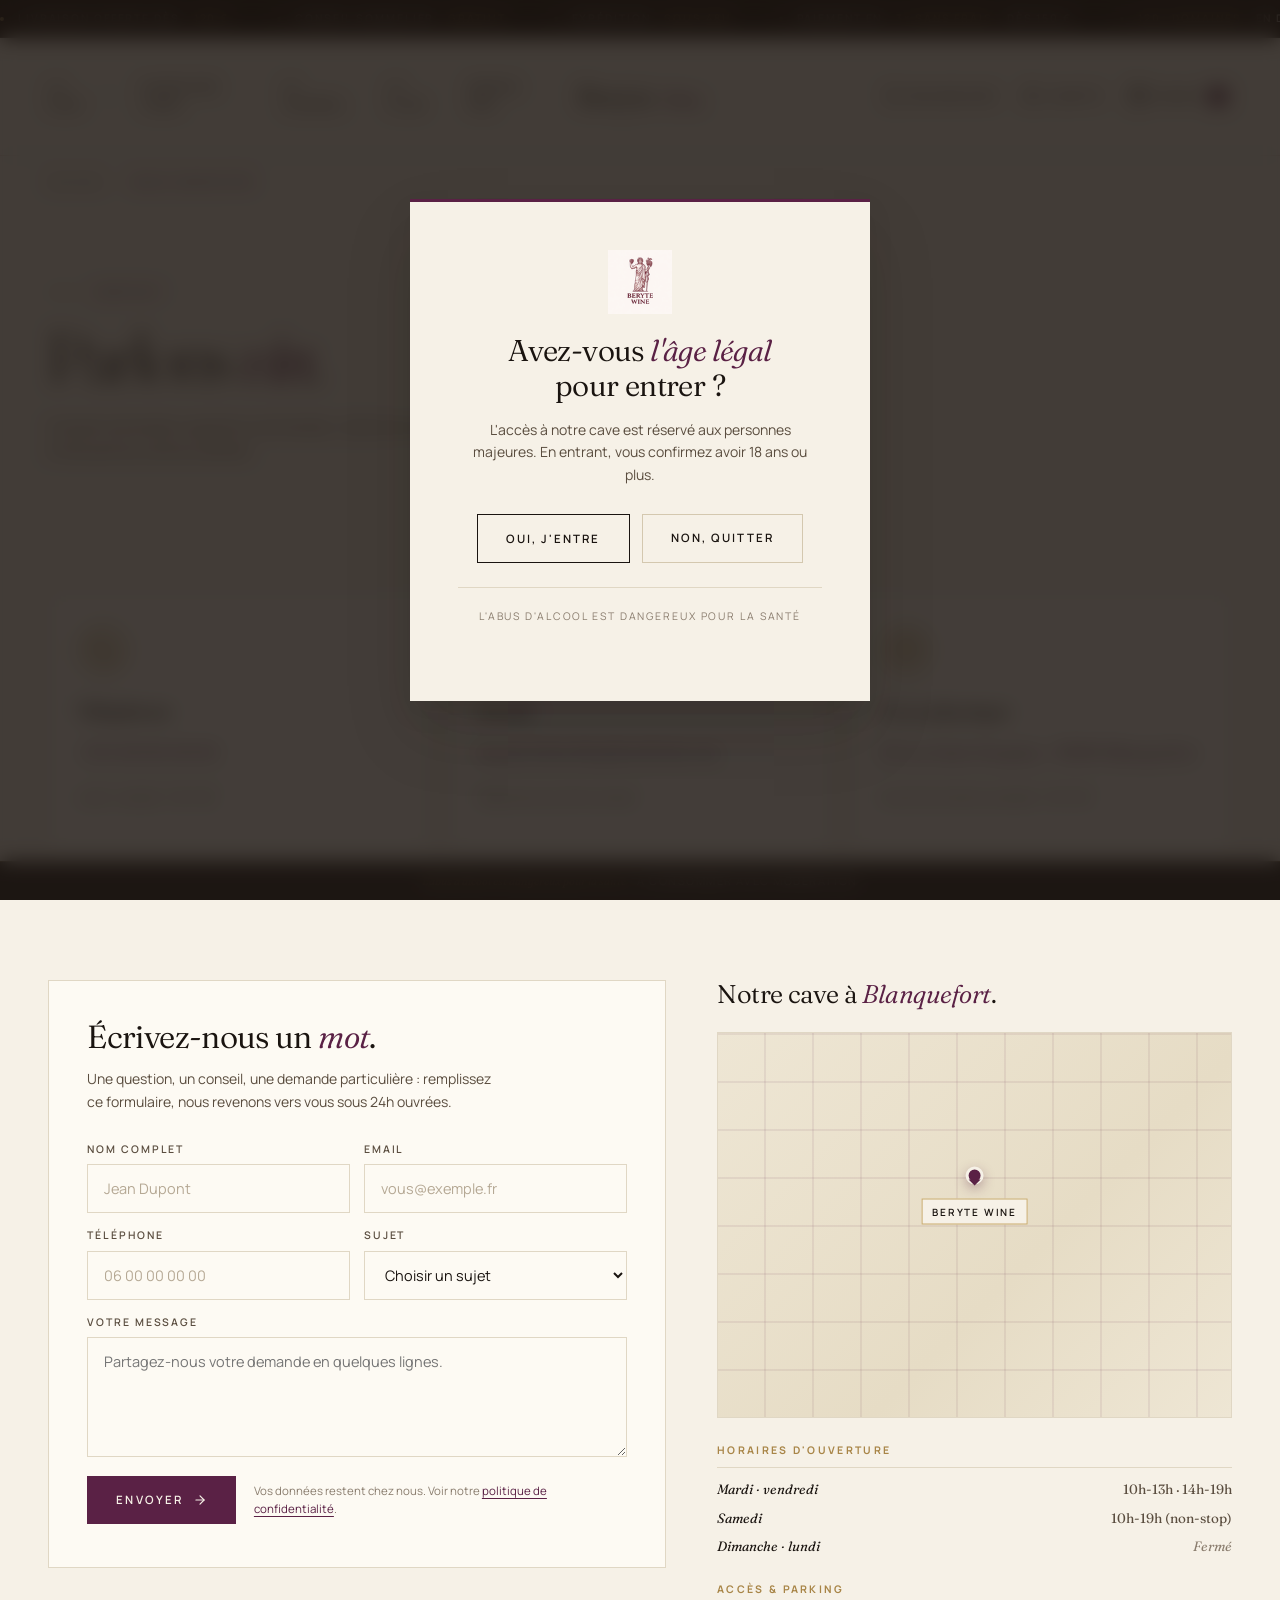
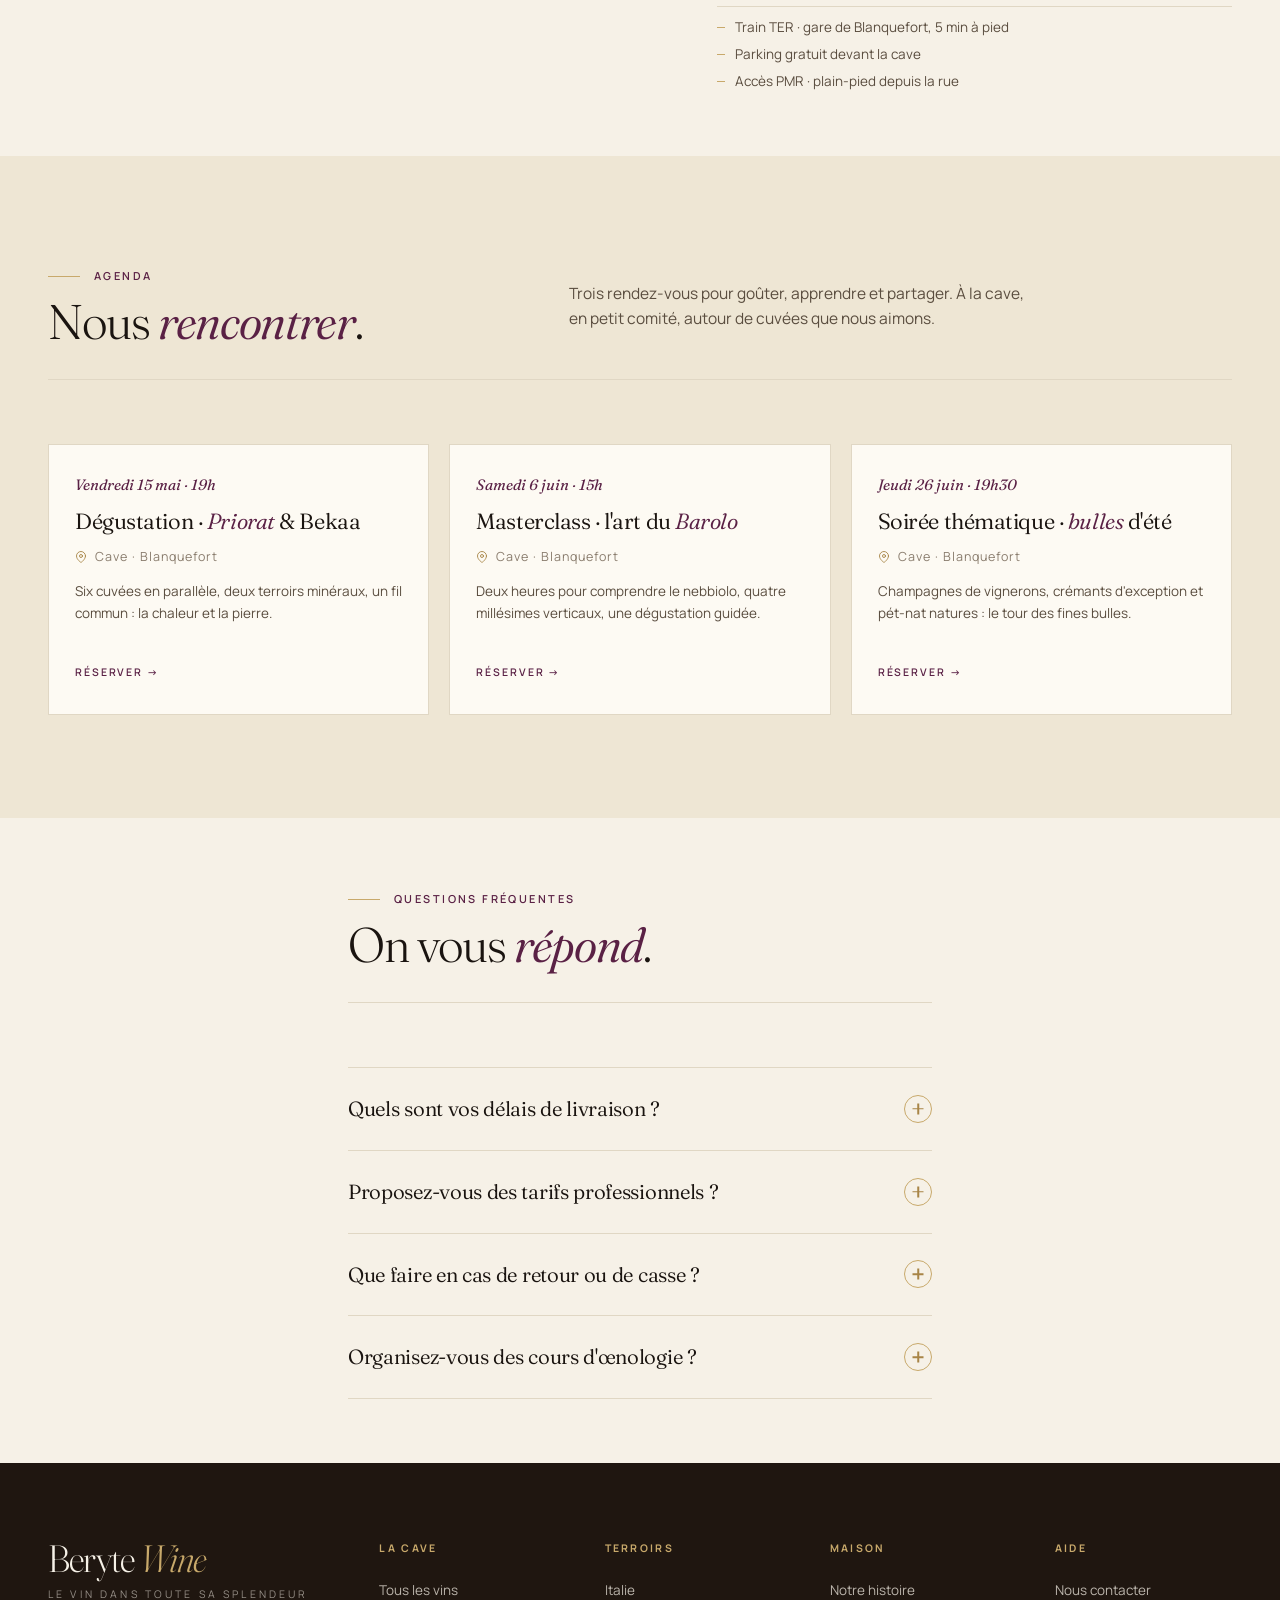
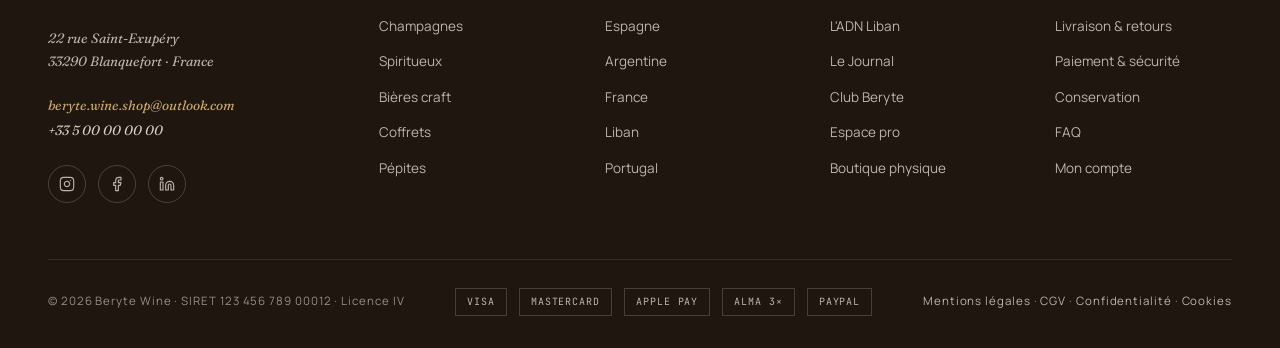
<file: contact.html>
<!DOCTYPE html>
<html lang="fr">
<head>
<meta charset="UTF-8">
<meta name="viewport" content="width=device-width, initial-scale=1, viewport-fit=cover">
<meta name="theme-color" content="#1A1410">
<meta name="description" content="Beryte Wine · Nous contacter. Conseil sommelier, questions commande, visite à la cave de Blanquefort. Réponse sous 24h ouvrées.">
<title>Nous contacter · Beryte Wine · Caviste indépendant à Blanquefort</title>
<link rel="stylesheet" href="shared.css">
<link rel="icon" type="image/png" href="assets/logo.png">
<style>
/* =====================================================
   CONTACT · styles spécifiques
   ===================================================== */

/* ========== BREADCRUMB ========== */
.breadcrumb {
  padding: 18px 0 4px;
  font-size: 10.5px;
  letter-spacing: 0.18em;
  text-transform: uppercase;
  color: var(--c-ink-3);
  font-weight: var(--fw-semi);
  font-feature-settings: 'smcp';
}
.breadcrumb a { color: var(--c-ink-2); transition: color var(--t-fast) var(--ease); }
.breadcrumb a:hover { color: var(--c-purple); }
.breadcrumb .sep { margin: 0 8px; color: var(--c-gold); }
.breadcrumb .cur { color: var(--c-purple); }

/* ========== HERO TIGHT ========== */
.hero-contact {
  background: var(--c-cream);
  padding: 80px 0 40px;
}
.hero-contact .eyebrow { margin-bottom: 22px; }
.hero-contact h1 { margin-bottom: 24px; max-width: 16ch; }
.hero-contact .lead { max-width: 56ch; }

/* ========== CONTACT CARDS ========== */
.contact-cards {
  display: grid;
  grid-template-columns: repeat(3, 1fr);
  gap: 20px;
  margin-top: 8px;
}
.contact-card {
  background: var(--c-white);
  border: 1px solid var(--c-border);
  padding: 32px 28px;
  display: flex;
  flex-direction: column;
  gap: 14px;
  transition: all var(--t-med) var(--ease);
}
.contact-card:hover {
  border-color: var(--c-border-3);
  transform: translateY(-3px);
  box-shadow: var(--shadow-md);
}
.contact-card .ico {
  width: 52px; height: 52px;
  border-radius: 50%;
  background: var(--c-cream-2);
  border: 1px solid var(--c-gold);
  display: flex;
  align-items: center;
  justify-content: center;
  color: var(--c-gold-deep);
  margin-bottom: 4px;
}
.contact-card .ico svg { width: 22px; height: 22px; stroke-width: 1.5; }
.contact-card h4 {
  font-family: var(--ff-display);
  font-size: 20px;
  font-weight: var(--fw-regular);
  letter-spacing: -0.015em;
  color: var(--c-ink);
}
.contact-card .coord {
  font-family: var(--ff-display);
  font-size: 17px;
  font-weight: 350;
  color: var(--c-purple);
  letter-spacing: -0.01em;
  line-height: 1.35;
  font-variant-numeric: oldstyle-nums;
  transition: color var(--t-fast) var(--ease);
}
.contact-card a.coord:hover { color: var(--c-purple-deep); }
.contact-card .meta {
  font-size: 12px;
  color: var(--c-ink-2);
  letter-spacing: 0.04em;
  line-height: 1.5;
  margin-top: auto;
  padding-top: 10px;
  border-top: 1px solid var(--c-border);
}

/* ========== SPLIT FORM + ADRESSE ========== */
.split {
  display: grid;
  grid-template-columns: 6fr 5fr;
  gap: clamp(32px, 4vw, 56px);
  align-items: start;
}
.form-wrap {
  background: var(--c-white);
  border: 1px solid var(--c-border);
  padding: clamp(28px, 3vw, 44px);
}
.form-wrap h2 {
  font-family: var(--ff-display);
  font-size: clamp(26px, 2.5vw, 34px);
  font-weight: 350;
  letter-spacing: -0.02em;
  line-height: 1.1;
  margin-bottom: 8px;
}
.form-wrap h2 em { color: var(--c-purple); }
.form-wrap .intro {
  font-size: 14px;
  color: var(--c-ink-2);
  line-height: 1.6;
  margin-bottom: 28px;
  max-width: 46ch;
}
.form-row {
  display: grid;
  grid-template-columns: 1fr 1fr;
  gap: 14px;
}
.form-wrap .field { margin-bottom: 14px; }
.form-wrap .submit-row {
  margin-top: 8px;
  display: flex;
  align-items: center;
  gap: 18px;
  flex-wrap: wrap;
}
.form-wrap .rgpd {
  font-size: 11.5px;
  color: var(--c-ink-3);
  line-height: 1.5;
  max-width: 42ch;
}
.form-wrap .rgpd a { color: var(--c-purple); text-decoration: underline; text-underline-offset: 3px; }

.addr-wrap {
  display: flex;
  flex-direction: column;
  gap: 24px;
}
.addr-wrap h3 {
  font-family: var(--ff-display);
  font-size: clamp(22px, 2vw, 28px);
  font-weight: 350;
  letter-spacing: -0.02em;
  line-height: 1.1;
}
.addr-wrap h3 em { color: var(--c-purple); }

.map-placeholder {
  position: relative;
  aspect-ratio: 4/3;
  background: linear-gradient(135deg, var(--c-cream-2) 0%, var(--c-cream-3) 60%, var(--c-cream-2) 100%);
  border: 1px solid var(--c-border);
  overflow: hidden;
}
.map-placeholder::before {
  content: "";
  position: absolute;
  inset: 0;
  background-image:
    linear-gradient(0deg, transparent 96%, rgba(90,33,69,.08) 96%),
    linear-gradient(90deg, transparent 96%, rgba(90,33,69,.08) 96%);
  background-size: 48px 48px;
}
.map-placeholder .pin {
  position: absolute;
  top: 50%; left: 50%;
  transform: translate(-50%, -100%);
  display: flex;
  flex-direction: column;
  align-items: center;
  gap: 4px;
}
.map-placeholder .pin .dot {
  width: 18px; height: 18px;
  border-radius: 50%;
  background: var(--c-purple);
  border: 3px solid var(--c-cream);
  box-shadow: 0 4px 12px rgba(90,33,69,.35);
  position: relative;
}
.map-placeholder .pin .dot::after {
  content: "";
  position: absolute;
  top: 100%; left: 50%;
  transform: translateX(-50%);
  border: 6px solid transparent;
  border-top-color: var(--c-purple);
  margin-top: -2px;
}
.map-placeholder .pin .lbl {
  background: var(--c-cream);
  padding: 4px 10px;
  font-size: 10px;
  letter-spacing: 0.18em;
  text-transform: uppercase;
  color: var(--c-ink);
  font-weight: var(--fw-semi);
  font-feature-settings: 'smcp';
  border: 1px solid var(--c-gold);
  margin-top: 10px;
  white-space: nowrap;
}

.hours, .access {
  display: flex;
  flex-direction: column;
  gap: 10px;
}
.hours h4, .access h4 {
  font-family: var(--ff-body);
  font-size: 10.5px;
  font-weight: var(--fw-bold);
  letter-spacing: 0.22em;
  text-transform: uppercase;
  color: var(--c-gold-deep);
  padding-bottom: 8px;
  border-bottom: 1px solid var(--c-border);
  font-feature-settings: 'smcp';
}
.hours ul, .access ul {
  list-style: none;
  padding: 0; margin: 0;
  display: flex;
  flex-direction: column;
  gap: 6px;
}
.hours li {
  display: flex;
  justify-content: space-between;
  gap: 14px;
  font-size: 13.5px;
  color: var(--c-ink-2);
  font-family: var(--ff-display);
  font-variant-numeric: oldstyle-nums;
}
.hours li .d { color: var(--c-ink); font-style: italic; }
.hours li.closed .h { color: var(--c-ink-3); font-style: italic; }
.access li {
  font-size: 13.5px;
  color: var(--c-ink-2);
  line-height: 1.55;
  padding-left: 18px;
  position: relative;
}
.access li::before {
  content: "";
  position: absolute;
  left: 0; top: 10px;
  width: 8px; height: 1px;
  background: var(--c-gold);
}

/* ========== EVENTS ========== */
.events-grid {
  display: grid;
  grid-template-columns: repeat(3, 1fr);
  gap: 20px;
}
.event-card {
  background: var(--c-white);
  border: 1px solid var(--c-border);
  padding: 28px 26px 30px;
  display: flex;
  flex-direction: column;
  gap: 12px;
  transition: all var(--t-med) var(--ease);
}
.event-card:hover {
  border-color: var(--c-border-3);
  transform: translateY(-4px);
  box-shadow: var(--shadow-md);
}
.event-card .date {
  font-family: var(--ff-display);
  font-style: italic;
  font-size: 15px;
  color: var(--c-purple);
  font-variant-numeric: oldstyle-nums;
}
.event-card h3 {
  font-family: var(--ff-display);
  font-size: 22px;
  font-weight: 350;
  line-height: 1.15;
  letter-spacing: -0.02em;
  color: var(--c-ink);
}
.event-card .place {
  font-size: 12.5px;
  letter-spacing: 0.08em;
  color: var(--c-ink-3);
  display: flex;
  align-items: center;
  gap: 8px;
}
.event-card .place svg { width: 12px; height: 12px; color: var(--c-gold-deep); }
.event-card .excerpt {
  font-size: 13.5px;
  color: var(--c-ink-2);
  line-height: 1.6;
  margin-top: 2px;
}
.event-card a.link-under {
  margin-top: auto;
  padding-top: 14px;
  font-size: 10.5px;
  font-weight: var(--fw-semi);
  letter-spacing: 0.18em;
  text-transform: uppercase;
  color: var(--c-purple);
  font-feature-settings: 'smcp';
  align-self: flex-start;
}

/* ========== FAQ ========== */
.faq-list {
  display: flex;
  flex-direction: column;
  border-top: 1px solid var(--c-border);
}
.faq-item {
  border-bottom: 1px solid var(--c-border);
}
.faq-item summary {
  list-style: none;
  cursor: pointer;
  padding: 24px 0;
  display: flex;
  align-items: center;
  justify-content: space-between;
  gap: 20px;
  font-family: var(--ff-display);
  font-size: clamp(18px, 1.6vw, 22px);
  font-weight: 350;
  letter-spacing: -0.015em;
  color: var(--c-ink);
  transition: color var(--t-fast) var(--ease);
}
.faq-item summary::-webkit-details-marker { display: none; }
.faq-item summary:hover { color: var(--c-purple); }
.faq-item summary .plus {
  width: 28px; height: 28px;
  border-radius: 50%;
  border: 1px solid var(--c-gold);
  flex-shrink: 0;
  position: relative;
  transition: all var(--t-med) var(--ease);
}
.faq-item summary .plus::before,
.faq-item summary .plus::after {
  content: "";
  position: absolute;
  top: 50%; left: 50%;
  background: var(--c-gold-deep);
  transition: transform var(--t-med) var(--ease);
}
.faq-item summary .plus::before {
  width: 11px; height: 1.5px;
  transform: translate(-50%, -50%);
}
.faq-item summary .plus::after {
  width: 1.5px; height: 11px;
  transform: translate(-50%, -50%);
}
.faq-item[open] summary .plus { background: var(--c-purple); border-color: var(--c-purple); }
.faq-item[open] summary .plus::before,
.faq-item[open] summary .plus::after { background: var(--c-cream); }
.faq-item[open] summary .plus::after { transform: translate(-50%, -50%) scaleY(0); }
.faq-item[open] summary { color: var(--c-purple); }
.faq-item .answer {
  padding: 0 0 28px;
  max-width: 72ch;
  font-size: 14.5px;
  color: var(--c-ink-2);
  line-height: 1.7;
}
.faq-item .answer em { color: var(--c-purple); }

/* ========== RESPONSIVE ========== */
@media (max-width: 1024px) {
  .contact-cards { grid-template-columns: 1fr; }
  .split { grid-template-columns: 1fr; gap: 40px; }
  .events-grid { grid-template-columns: 1fr; }
}
@media (max-width: 680px) {
  .hero-contact { padding: 56px 0 32px; }
  .form-row { grid-template-columns: 1fr; }
  .form-wrap { padding: 24px 20px; }
}
</style>
</head>
<body>

<!-- ================================================================
     TEMPLATE: template-parts/age-gate.php
     Age verification (18+). WP: hook into woocommerce-age-gate plugin
     ================================================================ -->
<div class="age-gate" id="ageGate" role="dialog" aria-labelledby="ageGateTitle" aria-modal="true">
  <div class="age-gate-card">
    <div class="logo-wrap"><img src="assets/logo.png" alt="Beryte Wine"></div>
    <h2 id="ageGateTitle">Avez-vous <em>l'âge légal</em><br>pour entrer ?</h2>
    <p>L'accès à notre cave est réservé aux personnes majeures. En entrant, vous confirmez avoir 18 ans ou plus.</p>
    <div class="actions">
      <button type="button" class="btn btn--line" onclick="document.getElementById('ageGate').style.display='none'; try{localStorage.setItem('beryte_age_ok','1');}catch(e){}">Oui, j'entre</button>
      <a href="https://www.google.com" class="btn btn--ghost" style="color:var(--c-ink); border-color:var(--c-border-2)">Non, quitter</a>
    </div>
    <p class="evin-note">L'abus d'alcool est dangereux pour la santé</p>
  </div>
</div>

<!-- ================================================================
     TEMPLATE: header.php
     Top ticker + sticky header + util nav
     ================================================================ -->
<div class="ticker" aria-hidden="true">
  <div class="ticker-track">
    <span><span class="ticker-dot"></span>Livraison offerte dès <em>120 €</em></span>
    <span><span class="ticker-dot"></span>Conseil sommelier <em>gratuit</em></span>
    <span><span class="ticker-dot"></span>Expédition <em>sous 48h</em></span>
    <span><span class="ticker-dot"></span>Paiement en <em>3× sans frais</em> dès 150 €</span>
    <span><span class="ticker-dot"></span><em>120+ domaines</em> en direct</span>
    <span><span class="ticker-dot"></span>Caviste indépendant <em>Blanquefort · 33</em></span>
    <!-- Duplication pour la boucle infinie -->
    <span><span class="ticker-dot"></span>Livraison offerte dès <em>120 €</em></span>
    <span><span class="ticker-dot"></span>Conseil sommelier <em>gratuit</em></span>
    <span><span class="ticker-dot"></span>Expédition <em>sous 48h</em></span>
    <span><span class="ticker-dot"></span>Paiement en <em>3× sans frais</em> dès 150 €</span>
    <span><span class="ticker-dot"></span><em>120+ domaines</em> en direct</span>
    <span><span class="ticker-dot"></span>Caviste indépendant <em>Blanquefort · 33</em></span>
  </div>
</div>

<header class="site-header" role="banner">
  <div class="inner">
    <nav class="nav-main" aria-label="Navigation principale">
      <ul class="menu primary-menu">
        <li class="menu-item menu-item-has-children">
          <a href="nos-vins.html">La Cave
            <svg class="chev" viewBox="0 0 24 24" fill="none" stroke="currentColor" stroke-width="2" stroke-linecap="round" stroke-linejoin="round"><path d="m6 9 6 6 6-6"/></svg>
          </a>
          <div class="mega">
            <div class="feature">
              <span class="eyebrow">Édition d'hiver</span>
              <h5>Notre <em>sélection</em><br>Automne · Hiver 2026</h5>
              <p>420 cuvées choisies, 120 domaines en direct producteur, 18 pays.</p>
              <a href="nos-vins.html" class="mega-cta">Parcourir toute la cave</a>
            </div>
            <div>
              <h6>Par famille</h6>
              <ul>
                <li><a href="nos-vins.html">Tous les vins</a></li>
                <li><a href="nos-vins.html?cat=rouges">Rouges</a></li>
                <li><a href="nos-vins.html?cat=blancs">Blancs</a></li>
                <li><a href="nos-vins.html?cat=roses">Rosés</a></li>
                <li><a href="nos-vins.html?cat=champagnes">Champagnes</a></li>
                <li><a href="nos-vins.html?cat=spiritueux">Spiritueux</a></li>
                <li><a href="nos-vins.html?cat=bieres">Bières craft</a></li>
              </ul>
            </div>
            <div>
              <h6>Par terroir</h6>
              <ul>
                <li><a href="nos-vins.html?pays=italie">Italie <em>· 128</em></a></li>
                <li><a href="nos-vins.html?pays=espagne">Espagne <em>· 72</em></a></li>
                <li><a href="nos-vins.html?pays=france">France <em>· 54</em></a></li>
                <li><a href="nos-vins.html?pays=argentine">Argentine <em>· 38</em></a></li>
                <li><a href="liban.html">Liban <em>· 24</em></a></li>
                <li><a href="nos-vins.html?pays=portugal">Portugal <em>· 19</em></a></li>
                <li><a href="nos-vins.html">Voir tous les pays →</a></li>
              </ul>
            </div>
          </div>
        </li>
        <li class="menu-item"><a href="liban.html">Signature Liban</a></li>
        <li class="menu-item"><a href="journal.html">Le Journal</a></li>
        <li class="menu-item"><a href="en-preparation.html">Le Club</a></li>
        <li class="menu-item"><a href="pro.html">Espace pro</a></li>
      </ul>
    </nav>

    <a href="index.html" class="logo" aria-label="Beryte Wine · retour à l'accueil">
      <span class="beryte">Beryte</span>
      <span class="wine">Wine</span>
    </a>

    <div class="util-nav">
      <button type="button" aria-label="Rechercher">
        <svg viewBox="0 0 24 24" fill="none" stroke="currentColor" stroke-width="1.7" stroke-linecap="round" stroke-linejoin="round"><circle cx="11" cy="11" r="7"/><path d="m21 21-4.3-4.3"/></svg>
        <span class="hidden-mobile">Rechercher</span>
      </button>
      <a href="en-preparation.html" aria-label="Connexion">
        <svg viewBox="0 0 24 24" fill="none" stroke="currentColor" stroke-width="1.7" stroke-linecap="round" stroke-linejoin="round"><path d="M20 21v-2a4 4 0 0 0-4-4H8a4 4 0 0 0-4 4v2"/><circle cx="12" cy="7" r="4"/></svg>
        <span class="hidden-mobile">Compte</span>
      </a>
      <button type="button" class="cart-toggle" aria-label="Panier">
        <svg viewBox="0 0 24 24" fill="none" stroke="currentColor" stroke-width="1.7" stroke-linecap="round" stroke-linejoin="round"><path d="M6 2 3 6v14a2 2 0 0 0 2 2h14a2 2 0 0 0 2-2V6l-3-4Z"/><path d="M3 6h18"/><path d="M16 10a4 4 0 0 1-8 0"/></svg>
        <span class="hidden-mobile">Panier</span>
        <span class="cart-count" id="cartCount">2</span>
      </button>
      <button class="burger" type="button" aria-label="Menu" aria-expanded="false"><span></span></button>
    </div>
  </div>
</header>

<!-- TEMPLATE: template-parts/mobile-drawer.php -->
<aside class="mobile-drawer" id="mobileDrawer" aria-hidden="true">
  <div class="mobile-drawer-inner">
    <span class="eyebrow">Navigation</span>
    <ul class="menu">
      <li><a href="nos-vins.html"><span class="num">I</span>La <em>Cave</em></a></li>
      <li><a href="nos-vins.html?cat=champagnes"><span class="num">II</span>Champagnes</a></li>
      <li><a href="nos-vins.html?cat=spiritueux"><span class="num">III</span>Spiritueux</a></li>
      <li><a href="liban.html"><span class="num">IV</span>Signature <em>Liban</em></a></li>
      <li><a href="journal.html"><span class="num">V</span>Le Journal</a></li>
      <li><a href="en-preparation.html"><span class="num">VI</span>Le <em>Club</em></a></li>
      <li><a href="pro.html"><span class="num">VII</span>Espace pro</a></li>
      <li><a href="contact.html"><span class="num">VIII</span>Nous contacter</a></li>
    </ul>
    <div class="drawer-foot">
      <div class="util-row">
        <a href="#"><svg viewBox="0 0 24 24" fill="none" stroke="currentColor" stroke-width="1.7" stroke-linecap="round" stroke-linejoin="round"><circle cx="11" cy="11" r="7"/><path d="m21 21-4.3-4.3"/></svg>Rechercher</a>
        <a href="en-preparation.html"><svg viewBox="0 0 24 24" fill="none" stroke="currentColor" stroke-width="1.7" stroke-linecap="round" stroke-linejoin="round"><path d="M20 21v-2a4 4 0 0 0-4-4H8a4 4 0 0 0-4 4v2"/><circle cx="12" cy="7" r="4"/></svg>Compte</a>
      </div>
      <div>22 rue Saint-Exupéry · 33290 Blanquefort</div>
      <div><a href="tel:+33000000000">+33 5 00 00 00 00</a> · <a href="mailto:beryte.wine.shop@outlook.com">beryte.wine.shop@outlook.com</a></div>
    </div>
  </div>
</aside>

<main id="main" role="main">

  <!-- ================================================================
       TEMPLATE: page-contact.php · breadcrumb
       ================================================================ -->
  <div class="container">
    <nav class="breadcrumb" aria-label="Fil d'Ariane">
      <a href="index.html">Accueil</a><span class="sep">›</span><span class="cur">Nous contacter</span>
    </nav>
  </div>

  <!-- ================================================================
       TEMPLATE: page-contact.php · hero
       ================================================================ -->
  <section class="hero-contact">
    <div class="container">
      <div data-reveal>
        <span class="eyebrow">Contact</span>
        <h1 class="display-xl">Parlons <em>vin</em>.</h1>
        <p class="lead">Conseil sommelier, question commande, visite à la cave : nous sommes à l'écoute du lundi au samedi.</p>
      </div>
    </div>
  </section>

  <!-- ================================================================
       TEMPLATE: page-contact.php · 3 coordonnées
       ================================================================ -->
  <section class="section section--tight">
    <div class="container">
      <div class="contact-cards">

        <article class="contact-card" data-reveal>
          <span class="ico" aria-hidden="true">
            <svg viewBox="0 0 24 24" fill="none" stroke="currentColor" stroke-linecap="round" stroke-linejoin="round"><path d="M22 16.92v3a2 2 0 0 1-2.18 2 19.79 19.79 0 0 1-8.63-3.07 19.5 19.5 0 0 1-6-6 19.79 19.79 0 0 1-3.07-8.67A2 2 0 0 1 4.11 2h3a2 2 0 0 1 2 1.72 12.84 12.84 0 0 0 .7 2.81 2 2 0 0 1-.45 2.11L8.09 9.91a16 16 0 0 0 6 6l1.27-1.27a2 2 0 0 1 2.11-.45 12.84 12.84 0 0 0 2.81.7A2 2 0 0 1 22 16.92Z"/></svg>
          </span>
          <h4>Téléphone</h4>
          <a href="tel:+33500000000" class="coord">+33 5 00 00 00 00</a>
          <p class="meta">Lundi · samedi · 10h-19h</p>
        </article>

        <article class="contact-card" data-reveal>
          <span class="ico" aria-hidden="true">
            <svg viewBox="0 0 24 24" fill="none" stroke="currentColor" stroke-linecap="round" stroke-linejoin="round"><rect x="2" y="4" width="20" height="16" rx="2"/><path d="m22 6-10 7L2 6"/></svg>
          </span>
          <h4>Email</h4>
          <a href="mailto:beryte.wine.shop@outlook.com" class="coord">beryte.wine.shop@outlook.com</a>
          <p class="meta">Réponse sous 24h ouvrées</p>
        </article>

        <article class="contact-card" data-reveal>
          <span class="ico" aria-hidden="true">
            <svg viewBox="0 0 24 24" fill="none" stroke="currentColor" stroke-linecap="round" stroke-linejoin="round"><path d="M21 10c0 7-9 13-9 13s-9-6-9-13a9 9 0 0 1 18 0Z"/><circle cx="12" cy="10" r="3"/></svg>
          </span>
          <h4>Cave physique</h4>
          <a href="#addr" class="coord">22 rue Saint-Exupéry · 33290 Blanquefort</a>
          <p class="meta">Ouvert du mardi au samedi · 10h-19h</p>
        </article>

      </div>
    </div>
  </section>

  <!-- ================================================================
       TEMPLATE: page-contact.php · form + adresse
       ================================================================ -->
  <section class="section section--tight" id="addr">
    <div class="container">
      <div class="split">

        <!-- FORM -->
        <div class="form-wrap" data-reveal>
          <h2>Écrivez-nous un <em>mot</em>.</h2>
          <p class="intro">Une question, un conseil, une demande particulière : remplissez ce formulaire, nous revenons vers vous sous 24h ouvrées.</p>
          <form action="#" method="post" class="contact-form" novalidate>
            <div class="form-row">
              <div class="field">
                <label for="cf-name">Nom complet</label>
                <input type="text" id="cf-name" name="your-name" class="input" placeholder="Jean Dupont" required>
              </div>
              <div class="field">
                <label for="cf-email">Email</label>
                <input type="email" id="cf-email" name="your-email" class="input" placeholder="vous@exemple.fr" required>
              </div>
            </div>
            <div class="form-row">
              <div class="field">
                <label for="cf-phone">Téléphone</label>
                <input type="tel" id="cf-phone" name="your-phone" class="input" placeholder="06 00 00 00 00">
              </div>
              <div class="field">
                <label for="cf-subject">Sujet</label>
                <select id="cf-subject" name="your-subject" class="select" required>
                  <option value="">Choisir un sujet</option>
                  <option value="conseil">Conseil sommelier</option>
                  <option value="commande">Question commande</option>
                  <option value="pro">Demande pro</option>
                  <option value="autre">Autre</option>
                </select>
              </div>
            </div>
            <div class="field">
              <label for="cf-message">Votre message</label>
              <textarea id="cf-message" name="your-message" class="textarea" placeholder="Partagez-nous votre demande en quelques lignes." required></textarea>
            </div>
            <div class="submit-row">
              <button type="submit" class="btn btn--purple">
                Envoyer
                <svg viewBox="0 0 24 24" fill="none" stroke="currentColor" stroke-width="2" stroke-linecap="round" stroke-linejoin="round"><path d="M5 12h14"/><path d="m12 5 7 7-7 7"/></svg>
              </button>
              <p class="rgpd">Vos données restent chez nous. Voir notre <a href="#">politique de confidentialité</a>.</p>
            </div>
          </form>
        </div>

        <!-- ADRESSE -->
        <aside class="addr-wrap" data-reveal>
          <h3>Notre cave à <em>Blanquefort</em>.</h3>

          <div class="map-placeholder" role="img" aria-label="Carte · 22 rue Saint-Exupéry, 33290 Blanquefort">
            <div class="pin">
              <span class="dot"></span>
              <span class="lbl">Beryte Wine</span>
            </div>
          </div>

          <div class="hours">
            <h4>Horaires d'ouverture</h4>
            <ul>
              <li><span class="d">Mardi · vendredi</span><span class="h">10h-13h · 14h-19h</span></li>
              <li><span class="d">Samedi</span><span class="h">10h-19h (non-stop)</span></li>
              <li class="closed"><span class="d">Dimanche · lundi</span><span class="h">Fermé</span></li>
            </ul>
          </div>

          <div class="access">
            <h4>Accès &amp; parking</h4>
            <ul>
              <li>Train TER · gare de Blanquefort, 5 min à pied</li>
              <li>Parking gratuit devant la cave</li>
              <li>Accès PMR · plain-pied depuis la rue</li>
            </ul>
          </div>
        </aside>

      </div>
    </div>
  </section>

  <!-- ================================================================
       TEMPLATE: page-contact.php · évènements
       ================================================================ -->
  <section class="section section--cream-2">
    <div class="container">
      <div class="section-head" data-reveal>
        <div>
          <span class="eyebrow">Agenda</span>
          <h2 class="display-lg">Nous <em>rencontrer</em>.</h2>
        </div>
        <p class="subhead">Trois rendez-vous pour goûter, apprendre et partager. À la cave, en petit comité, autour de cuvées que nous aimons.</p>
      </div>

      <div class="events-grid">

        <article class="event-card" data-reveal>
          <span class="date">Vendredi 15 mai · 19h</span>
          <h3>Dégustation · <em>Priorat</em> &amp; Bekaa</h3>
          <div class="place">
            <svg viewBox="0 0 24 24" fill="none" stroke="currentColor" stroke-width="1.8" stroke-linecap="round" stroke-linejoin="round"><path d="M21 10c0 7-9 13-9 13s-9-6-9-13a9 9 0 0 1 18 0Z"/><circle cx="12" cy="10" r="3"/></svg>
            Cave · Blanquefort
          </div>
          <p class="excerpt">Six cuvées en parallèle, deux terroirs minéraux, un fil commun : la chaleur et la pierre.</p>
          <a href="en-preparation.html" class="link-under">Réserver →</a>
        </article>

        <article class="event-card" data-reveal>
          <span class="date">Samedi 6 juin · 15h</span>
          <h3>Masterclass · l'art du <em>Barolo</em></h3>
          <div class="place">
            <svg viewBox="0 0 24 24" fill="none" stroke="currentColor" stroke-width="1.8" stroke-linecap="round" stroke-linejoin="round"><path d="M21 10c0 7-9 13-9 13s-9-6-9-13a9 9 0 0 1 18 0Z"/><circle cx="12" cy="10" r="3"/></svg>
            Cave · Blanquefort
          </div>
          <p class="excerpt">Deux heures pour comprendre le nebbiolo, quatre millésimes verticaux, une dégustation guidée.</p>
          <a href="en-preparation.html" class="link-under">Réserver →</a>
        </article>

        <article class="event-card" data-reveal>
          <span class="date">Jeudi 26 juin · 19h30</span>
          <h3>Soirée thématique · <em>bulles</em> d'été</h3>
          <div class="place">
            <svg viewBox="0 0 24 24" fill="none" stroke="currentColor" stroke-width="1.8" stroke-linecap="round" stroke-linejoin="round"><path d="M21 10c0 7-9 13-9 13s-9-6-9-13a9 9 0 0 1 18 0Z"/><circle cx="12" cy="10" r="3"/></svg>
            Cave · Blanquefort
          </div>
          <p class="excerpt">Champagnes de vignerons, crémants d'exception et pét-nat natures : le tour des fines bulles.</p>
          <a href="en-preparation.html" class="link-under">Réserver →</a>
        </article>

      </div>
    </div>
  </section>

  <!-- ================================================================
       TEMPLATE: page-contact.php · FAQ
       ================================================================ -->
  <section class="section section--tight">
    <div class="container container--prose">
      <div class="section-head" data-reveal style="grid-template-columns:1fr; text-align:left">
        <div>
          <span class="eyebrow">Questions fréquentes</span>
          <h2 class="display-lg">On vous <em>répond</em>.</h2>
        </div>
      </div>

      <div class="faq-list" data-reveal>

        <details class="faq-item">
          <summary>
            <span>Quels sont vos délais de livraison ?</span>
            <span class="plus" aria-hidden="true"></span>
          </summary>
          <div class="answer">
            Nous expédions sous <em>48h ouvrées</em> partout en France métropolitaine. Livraison en point relais ou à domicile, offerte dès 120 € d'achat. Pour l'Europe, comptez 4 à 6 jours ouvrés selon la destination. Pour un retrait en cave à Blanquefort, votre commande est prête en 2h.
          </div>
        </details>

        <details class="faq-item">
          <summary>
            <span>Proposez-vous des tarifs professionnels ?</span>
            <span class="plus" aria-hidden="true"></span>
          </summary>
          <div class="answer">
            Oui. Restaurants, cavistes, hôtels et comités d'entreprise bénéficient d'une <em>grille dédiée</em> et d'un accompagnement sommelier sur-mesure. Rendez-vous sur notre <a href="pro.html" style="color:var(--c-purple); text-decoration:underline">espace pro</a> pour créer votre compte B2B ou demandez un catalogue par email.
          </div>
        </details>

        <details class="faq-item">
          <summary>
            <span>Que faire en cas de retour ou de casse ?</span>
            <span class="plus" aria-hidden="true"></span>
          </summary>
          <div class="answer">
            En cas de bouteille cassée ou de vin défectueux, contactez-nous sous <em>7 jours</em> avec photo à l'appui : nous procédons au remboursement ou au remplacement. Les vins non ouverts peuvent être retournés sous 14 jours, frais de retour à votre charge. Satisfaction garantie sur notre sélection.
          </div>
        </details>

        <details class="faq-item">
          <summary>
            <span>Organisez-vous des cours d'œnologie ?</span>
            <span class="plus" aria-hidden="true"></span>
          </summary>
          <div class="answer">
            Oui, une fois par mois à la cave. Nos <em>masterclass</em> alternent entre thématiques terroir (Bordeaux, Rhône, Liban), cépages (nebbiolo, syrah, cinsault) et accords mets-vins. Groupes de 8 à 12 personnes, animés par notre sommelière. Retrouvez le calendrier dans la section Agenda ci-dessus.
          </div>
        </details>

      </div>
    </div>
  </section>

</main>

<!-- ================================================================
     TEMPLATE: footer.php
     ================================================================ -->
<footer class="site-footer" role="contentinfo">
  <div class="container">
    <div class="inner">

      <div class="brand-col">
        <div class="wordmark">Beryte<em> Wine</em></div>
        <div class="tagline">Le vin dans toute sa splendeur</div>
        <p class="addr">
          22 rue Saint-Exupéry<br>
          33290 Blanquefort · France<br><br>
          <a href="mailto:beryte.wine.shop@outlook.com" style="color:var(--c-gold)" class="link-under">beryte.wine.shop@outlook.com</a><br>
          <a href="tel:+33000000000" style="color:rgba(246,241,231,.85)" class="link-under">+33 5 00 00 00 00</a>
        </p>
        <div class="socials">
          <a href="#" aria-label="Instagram"><svg viewBox="0 0 24 24" fill="none" stroke="currentColor" stroke-width="1.7" stroke-linecap="round" stroke-linejoin="round"><rect x="2" y="2" width="20" height="20" rx="5"/><path d="M16 11.37A4 4 0 1 1 12.63 8 4 4 0 0 1 16 11.37Z"/><line x1="17.5" y1="6.5" x2="17.51" y2="6.5"/></svg></a>
          <a href="#" aria-label="Facebook"><svg viewBox="0 0 24 24" fill="none" stroke="currentColor" stroke-width="1.7" stroke-linecap="round" stroke-linejoin="round"><path d="M18 2h-3a5 5 0 0 0-5 5v3H7v4h3v8h4v-8h3l1-4h-4V7a1 1 0 0 1 1-1h3Z"/></svg></a>
          <a href="#" aria-label="LinkedIn"><svg viewBox="0 0 24 24" fill="none" stroke="currentColor" stroke-width="1.7" stroke-linecap="round" stroke-linejoin="round"><path d="M16 8a6 6 0 0 1 6 6v7h-4v-7a2 2 0 0 0-4 0v7h-4v-7a6 6 0 0 1 6-6Z"/><rect x="2" y="9" width="4" height="12"/><circle cx="4" cy="4" r="2"/></svg></a>
        </div>
      </div>

      <div class="widget-area" id="footer-widget-1">
        <h5>La cave</h5>
        <ul>
          <li><a href="nos-vins.html">Tous les vins</a></li>
          <li><a href="nos-vins.html?cat=champagnes">Champagnes</a></li>
          <li><a href="nos-vins.html?cat=spiritueux">Spiritueux</a></li>
          <li><a href="nos-vins.html?cat=bieres">Bières craft</a></li>
          <li><a href="nos-vins.html?focus=coffrets">Coffrets</a></li>
          <li><a href="nos-vins.html?focus=pepites">Pépites</a></li>
        </ul>
      </div>

      <div class="widget-area" id="footer-widget-2">
        <h5>Terroirs</h5>
        <ul>
          <li><a href="nos-vins.html?pays=italie">Italie</a></li>
          <li><a href="nos-vins.html?pays=espagne">Espagne</a></li>
          <li><a href="nos-vins.html?pays=argentine">Argentine</a></li>
          <li><a href="nos-vins.html?pays=france">France</a></li>
          <li><a href="liban.html">Liban</a></li>
          <li><a href="nos-vins.html?pays=portugal">Portugal</a></li>
        </ul>
      </div>

      <div class="widget-area" id="footer-widget-3">
        <h5>Maison</h5>
        <ul>
          <li><a href="en-preparation.html">Notre histoire</a></li>
          <li><a href="liban.html">L'ADN Liban</a></li>
          <li><a href="journal.html">Le Journal</a></li>
          <li><a href="en-preparation.html">Club Beryte</a></li>
          <li><a href="pro.html">Espace pro</a></li>
          <li><a href="en-preparation.html">Boutique physique</a></li>
        </ul>
      </div>

      <div class="widget-area" id="footer-widget-4">
        <h5>Aide</h5>
        <ul>
          <li><a href="contact.html">Nous contacter</a></li>
          <li><a href="#">Livraison &amp; retours</a></li>
          <li><a href="#">Paiement &amp; sécurité</a></li>
          <li><a href="#">Conservation</a></li>
          <li><a href="#">FAQ</a></li>
          <li><a href="en-preparation.html">Mon compte</a></li>
        </ul>
      </div>
    </div>

    <div class="bottom">
      <div>© 2026 Beryte Wine · SIRET 123 456 789 00012 · Licence IV</div>
      <div class="pay">
        <span>VISA</span>
        <span>MASTERCARD</span>
        <span>APPLE PAY</span>
        <span>ALMA 3×</span>
        <span>PAYPAL</span>
      </div>
      <div>
        <a href="#">Mentions légales</a> ·
        <a href="#">CGV</a> ·
        <a href="#">Confidentialité</a> ·
        <a href="#">Cookies</a>
      </div>
    </div>
  </div>
</footer>

<!-- ================================================================
     TEMPLATE: template-parts/evin-banner.php (Loi Evin sticky)
     ================================================================ -->
<div class="evin" role="note">
  <em>L'abus d'alcool est dangereux pour la santé</em> · à consommer avec modération
</div>

<script>
/* ===============================================================
   Beryte Contact · minimal JS
   =============================================================== */

/* Age gate cookie check */
(function(){
  try {
    if (localStorage.getItem('beryte_age_ok') === '1' || document.cookie.indexOf('beryte_age_ok=1') !== -1) {
      var g = document.getElementById('ageGate');
      if (g) g.style.display = 'none';
    }
  } catch(e){}
})();

/* Sticky header shadow on scroll */
(function(){
  var h = document.querySelector('.site-header');
  if (!h) return;
  function onScroll(){
    if (window.scrollY > 8) h.classList.add('is-scrolled');
    else h.classList.remove('is-scrolled');
  }
  window.addEventListener('scroll', onScroll, { passive: true });
  onScroll();
})();

/* Reveal on scroll */
(function(){
  if (!('IntersectionObserver' in window)) {
    document.querySelectorAll('[data-reveal]').forEach(function(el){ el.classList.add('is-visible'); });
    return;
  }
  var io = new IntersectionObserver(function(entries){
    entries.forEach(function(e, i){
      if (e.isIntersecting) {
        setTimeout(function(){ e.target.classList.add('is-visible'); }, i * 80);
        io.unobserve(e.target);
      }
    });
  }, { threshold: 0.15, rootMargin: '0px 0px -40px 0px' });
  document.querySelectorAll('[data-reveal]').forEach(function(el){ io.observe(el); });
})();

/* Contact form · client-side guard (mockup) */
(function(){
  var form = document.querySelector('.contact-form');
  if (!form) return;
  form.addEventListener('submit', function(ev){
    ev.preventDefault();
    var btn = form.querySelector('button[type="submit"]');
    if (btn) {
      var orig = btn.innerHTML;
      btn.disabled = true;
      btn.textContent = 'Message envoyé ✓';
      setTimeout(function(){ btn.innerHTML = orig; btn.disabled = false; form.reset(); }, 2400);
    }
  });
})();

/* Mobile drawer toggle */
(function(){
  var burger = document.querySelector('.burger');
  var drawer = document.getElementById('mobileDrawer');
  if (!burger || !drawer) return;
  function close(){ drawer.classList.remove('is-open'); drawer.setAttribute('aria-hidden','true'); burger.classList.remove('is-open'); burger.setAttribute('aria-expanded','false'); document.body.classList.remove('no-scroll'); }
  function open(){ drawer.classList.add('is-open'); drawer.setAttribute('aria-hidden','false'); burger.classList.add('is-open'); burger.setAttribute('aria-expanded','true'); document.body.classList.add('no-scroll'); }
  burger.addEventListener('click', function(){ burger.classList.contains('is-open') ? close() : open(); });
  drawer.querySelectorAll('a').forEach(function(a){ a.addEventListener('click', close); });
  document.addEventListener('keydown', function(e){ if (e.key === 'Escape') close(); });
})();

</script>

</body>
</html>
</file>
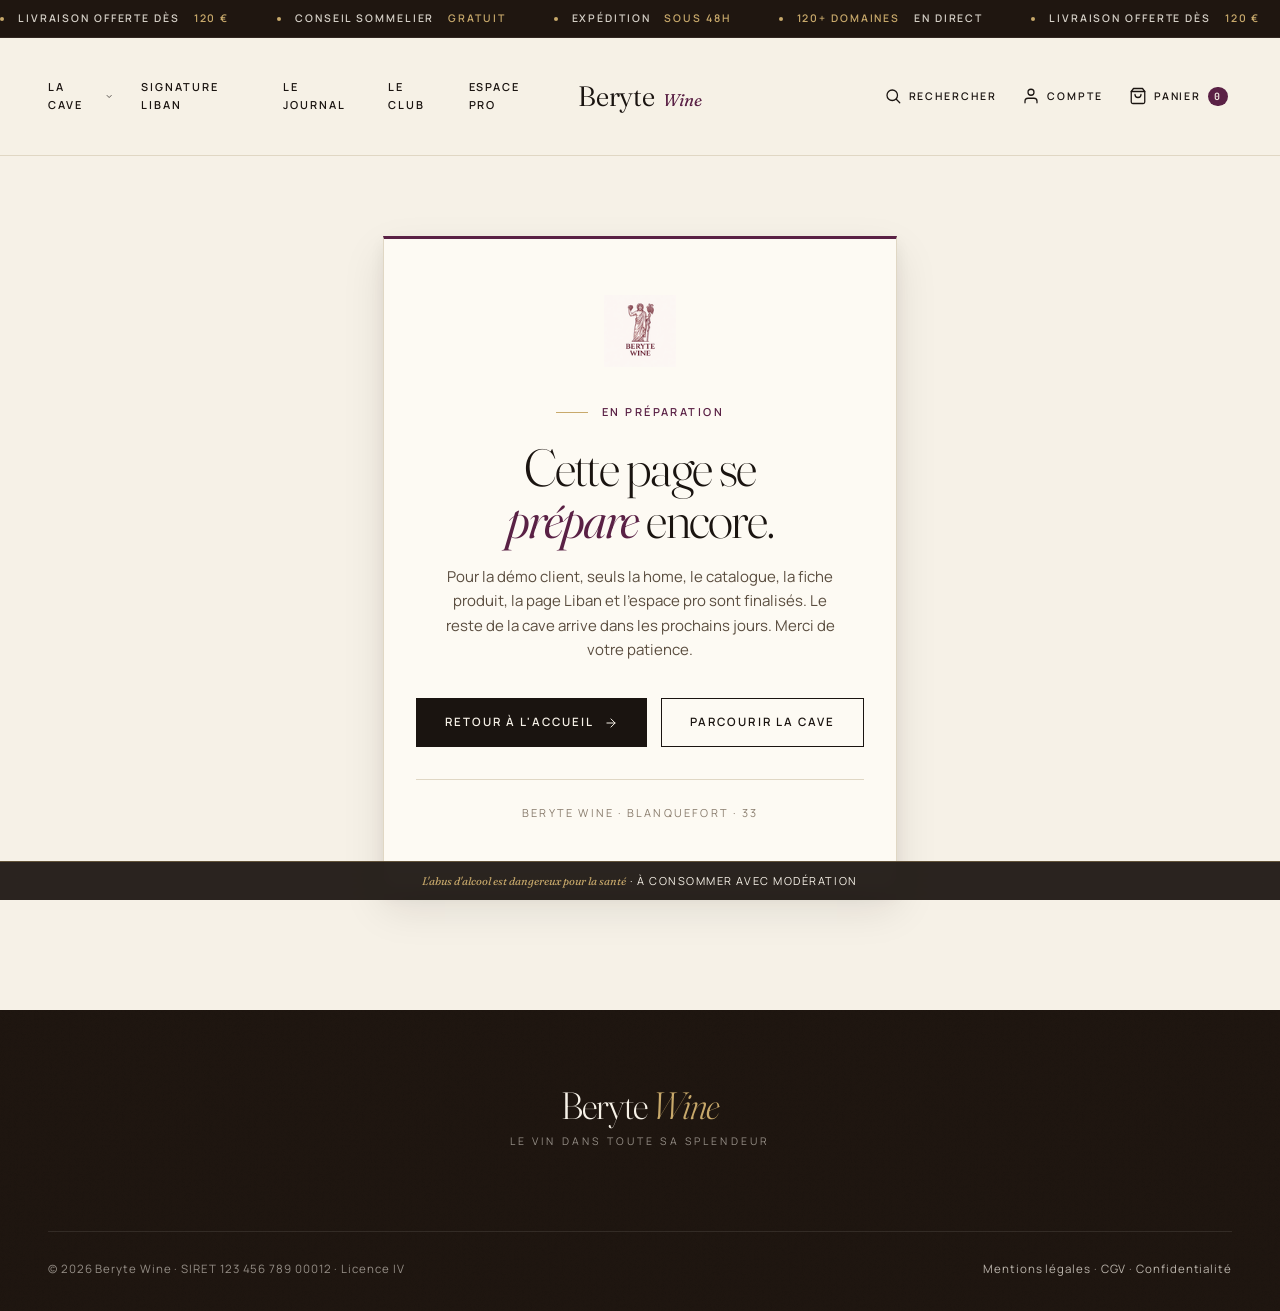
<file: en-preparation.html>
<!DOCTYPE html>
<html lang="fr">
<head>
<meta charset="UTF-8">
<meta name="viewport" content="width=device-width, initial-scale=1, viewport-fit=cover">
<meta name="theme-color" content="#1A1410">
<meta name="description" content="Cette page est en cours de préparation. Revenez dans quelques jours pour découvrir la suite de la cave Beryte Wine.">
<title>En préparation · Beryte Wine</title>
<link rel="stylesheet" href="shared.css">
<link rel="icon" type="image/png" href="assets/logo.png">
<style>
.holder {
  min-height: calc(100vh - 120px);
  display: flex;
  align-items: center;
  justify-content: center;
  padding: 80px 20px 120px;
  background: var(--c-cream);
  position: relative;
}
.holder-card {
  max-width: 640px;
  text-align: center;
  padding: 56px 32px;
  background: var(--c-white);
  border: 1px solid var(--c-border);
  border-top: 3px solid var(--c-purple);
  box-shadow: var(--shadow-lg);
}
.holder-card .logo-wrap img { height: 72px; margin: 0 auto 28px; }
.holder-card h1 {
  font-family: var(--ff-display);
  font-size: clamp(32px, 4.2vw, 52px);
  font-weight: 300;
  line-height: 1;
  letter-spacing: -0.03em;
  font-variation-settings: 'opsz' 96;
  margin-bottom: 20px;
}
.holder-card h1 em { color: var(--c-purple); font-style: italic; font-weight: 350; }
.holder-card .lead { max-width: 44ch; margin: 0 auto 36px; }
.holder-card .actions { display: flex; gap: 14px; justify-content: center; flex-wrap: wrap; }
.holder-card .fine { margin-top: 32px; padding-top: 24px; border-top: 1px solid var(--c-border); font-size: 11px; letter-spacing: 0.2em; text-transform: uppercase; color: var(--c-ink-3); font-feature-settings: 'smcp'; }
</style>
</head>
<body>

<!-- TEMPLATE: header.php -->
<div class="ticker" aria-hidden="true">
  <div class="ticker-track">
    <span><span class="ticker-dot"></span>Livraison offerte dès <em>120 €</em></span>
    <span><span class="ticker-dot"></span>Conseil sommelier <em>gratuit</em></span>
    <span><span class="ticker-dot"></span>Expédition <em>sous 48h</em></span>
    <span><span class="ticker-dot"></span><em>120+ domaines</em> en direct</span>
    <span><span class="ticker-dot"></span>Livraison offerte dès <em>120 €</em></span>
    <span><span class="ticker-dot"></span>Conseil sommelier <em>gratuit</em></span>
    <span><span class="ticker-dot"></span>Expédition <em>sous 48h</em></span>
    <span><span class="ticker-dot"></span><em>120+ domaines</em> en direct</span>
  </div>
</div>

<header class="site-header" role="banner">
  <div class="inner">
    <nav class="nav-main" aria-label="Navigation principale">
      <ul class="menu primary-menu">
        <li class="menu-item menu-item-has-children">
          <a href="nos-vins.html" >La Cave
            <svg class="chev" viewBox="0 0 24 24" fill="none" stroke="currentColor" stroke-width="2" stroke-linecap="round" stroke-linejoin="round"><path d="m6 9 6 6 6-6"/></svg>
          </a>
          <div class="mega">
            <div class="feature">
              <span class="eyebrow">Édition d'hiver</span>
              <h5>Notre <em>sélection</em><br>Automne · Hiver 2026</h5>
              <p>420 cuvées choisies, 120 domaines en direct producteur, 18 pays.</p>
              <a href="nos-vins.html" class="mega-cta">Parcourir toute la cave</a>
            </div>
            <div>
              <h6>Par famille</h6>
              <ul>
                <li><a href="nos-vins.html">Tous les vins</a></li>
                <li><a href="nos-vins.html?cat=rouges">Rouges</a></li>
                <li><a href="nos-vins.html?cat=blancs">Blancs</a></li>
                <li><a href="nos-vins.html?cat=roses">Rosés</a></li>
                <li><a href="nos-vins.html?cat=champagnes">Champagnes</a></li>
                <li><a href="nos-vins.html?cat=spiritueux">Spiritueux</a></li>
                <li><a href="nos-vins.html?cat=bieres">Bières craft</a></li>
              </ul>
            </div>
            <div>
              <h6>Par terroir</h6>
              <ul>
                <li><a href="nos-vins.html?pays=italie">Italie <em>· 128</em></a></li>
                <li><a href="nos-vins.html?pays=espagne">Espagne <em>· 72</em></a></li>
                <li><a href="nos-vins.html?pays=france">France <em>· 54</em></a></li>
                <li><a href="nos-vins.html?pays=argentine">Argentine <em>· 38</em></a></li>
                <li><a href="liban.html">Liban <em>· 24</em></a></li>
                <li><a href="nos-vins.html?pays=portugal">Portugal <em>· 19</em></a></li>
                <li><a href="nos-vins.html">Voir tous les pays →</a></li>
              </ul>
            </div>
          </div>
        </li>
        <li class="menu-item"><a href="liban.html" >Signature Liban</a></li>
        <li class="menu-item"><a href="journal.html">Le Journal</a></li>
        <li class="menu-item"><a href="en-preparation.html">Le Club</a></li>
        <li class="menu-item"><a href="pro.html" >Espace pro</a></li>
      </ul>
    </nav>
    <a href="index.html" class="logo" aria-label="Beryte Wine">
      <span class="beryte">Beryte</span><span class="wine">Wine</span>
    </a>
    <div class="util-nav">
      <button type="button" aria-label="Rechercher">
        <svg viewBox="0 0 24 24" fill="none" stroke="currentColor" stroke-width="1.7" stroke-linecap="round" stroke-linejoin="round"><circle cx="11" cy="11" r="7"/><path d="m21 21-4.3-4.3"/></svg>
        <span class="hidden-mobile">Rechercher</span>
      </button>
      <a href="en-preparation.html" aria-label="Connexion">
        <svg viewBox="0 0 24 24" fill="none" stroke="currentColor" stroke-width="1.7" stroke-linecap="round" stroke-linejoin="round"><path d="M20 21v-2a4 4 0 0 0-4-4H8a4 4 0 0 0-4 4v2"/><circle cx="12" cy="7" r="4"/></svg>
        <span class="hidden-mobile">Compte</span>
      </a>
      <button type="button" aria-label="Panier">
        <svg viewBox="0 0 24 24" fill="none" stroke="currentColor" stroke-width="1.7" stroke-linecap="round" stroke-linejoin="round"><path d="M6 2 3 6v14a2 2 0 0 0 2 2h14a2 2 0 0 0 2-2V6l-3-4Z"/><path d="M3 6h18"/><path d="M16 10a4 4 0 0 1-8 0"/></svg>
        <span class="hidden-mobile">Panier</span>
        <span class="cart-count">0</span>
      </button>
    </div>
  </div>
</header>

<main>
  <section class="holder">
    <div class="holder-card">
      <div class="logo-wrap"><img src="assets/logo.png" alt="Beryte Wine"></div>
      <span class="eyebrow" style="display:inline-flex; margin-bottom:20px">En préparation</span>
      <h1>Cette page se<br><em>prépare</em> encore.</h1>
      <p class="lead">Pour la démo client, seuls la home, le catalogue, la fiche produit, la page Liban et l'espace pro sont finalisés. Le reste de la cave arrive dans les prochains jours. Merci de votre patience.</p>
      <div class="actions">
        <a href="index.html" class="btn">Retour à l'accueil
          <svg viewBox="0 0 24 24" fill="none" stroke="currentColor" stroke-width="1.7" stroke-linecap="round" stroke-linejoin="round"><path d="M5 12h14"/><path d="m12 5 7 7-7 7"/></svg>
        </a>
        <a href="nos-vins.html" class="btn btn--line">Parcourir la cave</a>
      </div>
      <p class="fine">Beryte Wine · Blanquefort · 33</p>
    </div>
  </section>
</main>

<footer class="site-footer" role="contentinfo">
  <div class="container">
    <div class="inner" style="grid-template-columns:1fr;text-align:center">
      <div class="brand-col">
        <div class="wordmark">Beryte<em> Wine</em></div>
        <div class="tagline">Le vin dans toute sa splendeur</div>
      </div>
    </div>
    <div class="bottom">
      <div>© 2026 Beryte Wine · SIRET 123 456 789 00012 · Licence IV</div>
      <div><a href="#">Mentions légales</a> · <a href="#">CGV</a> · <a href="#">Confidentialité</a></div>
    </div>
  </div>
</footer>

<div class="evin" role="note">
  <em>L'abus d'alcool est dangereux pour la santé</em> · à consommer avec modération
</div>

</body>
</html>
</file>
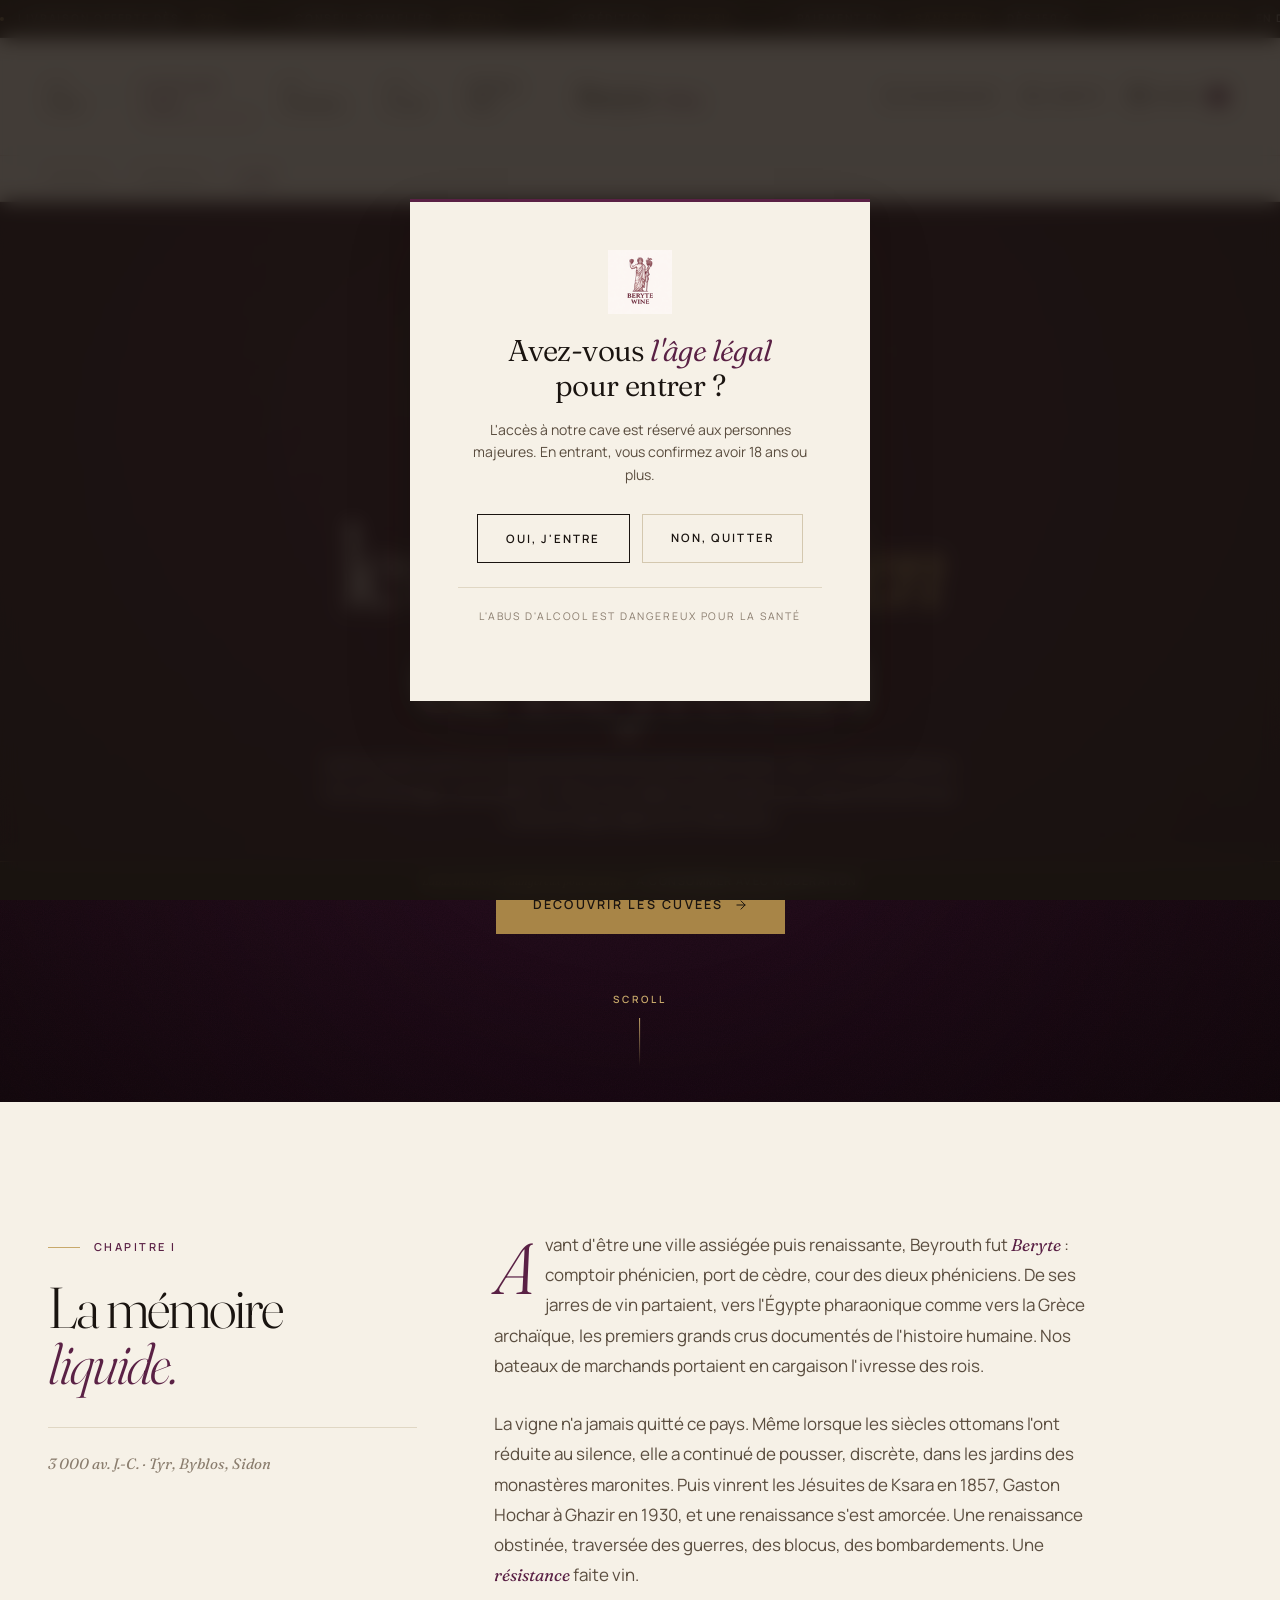
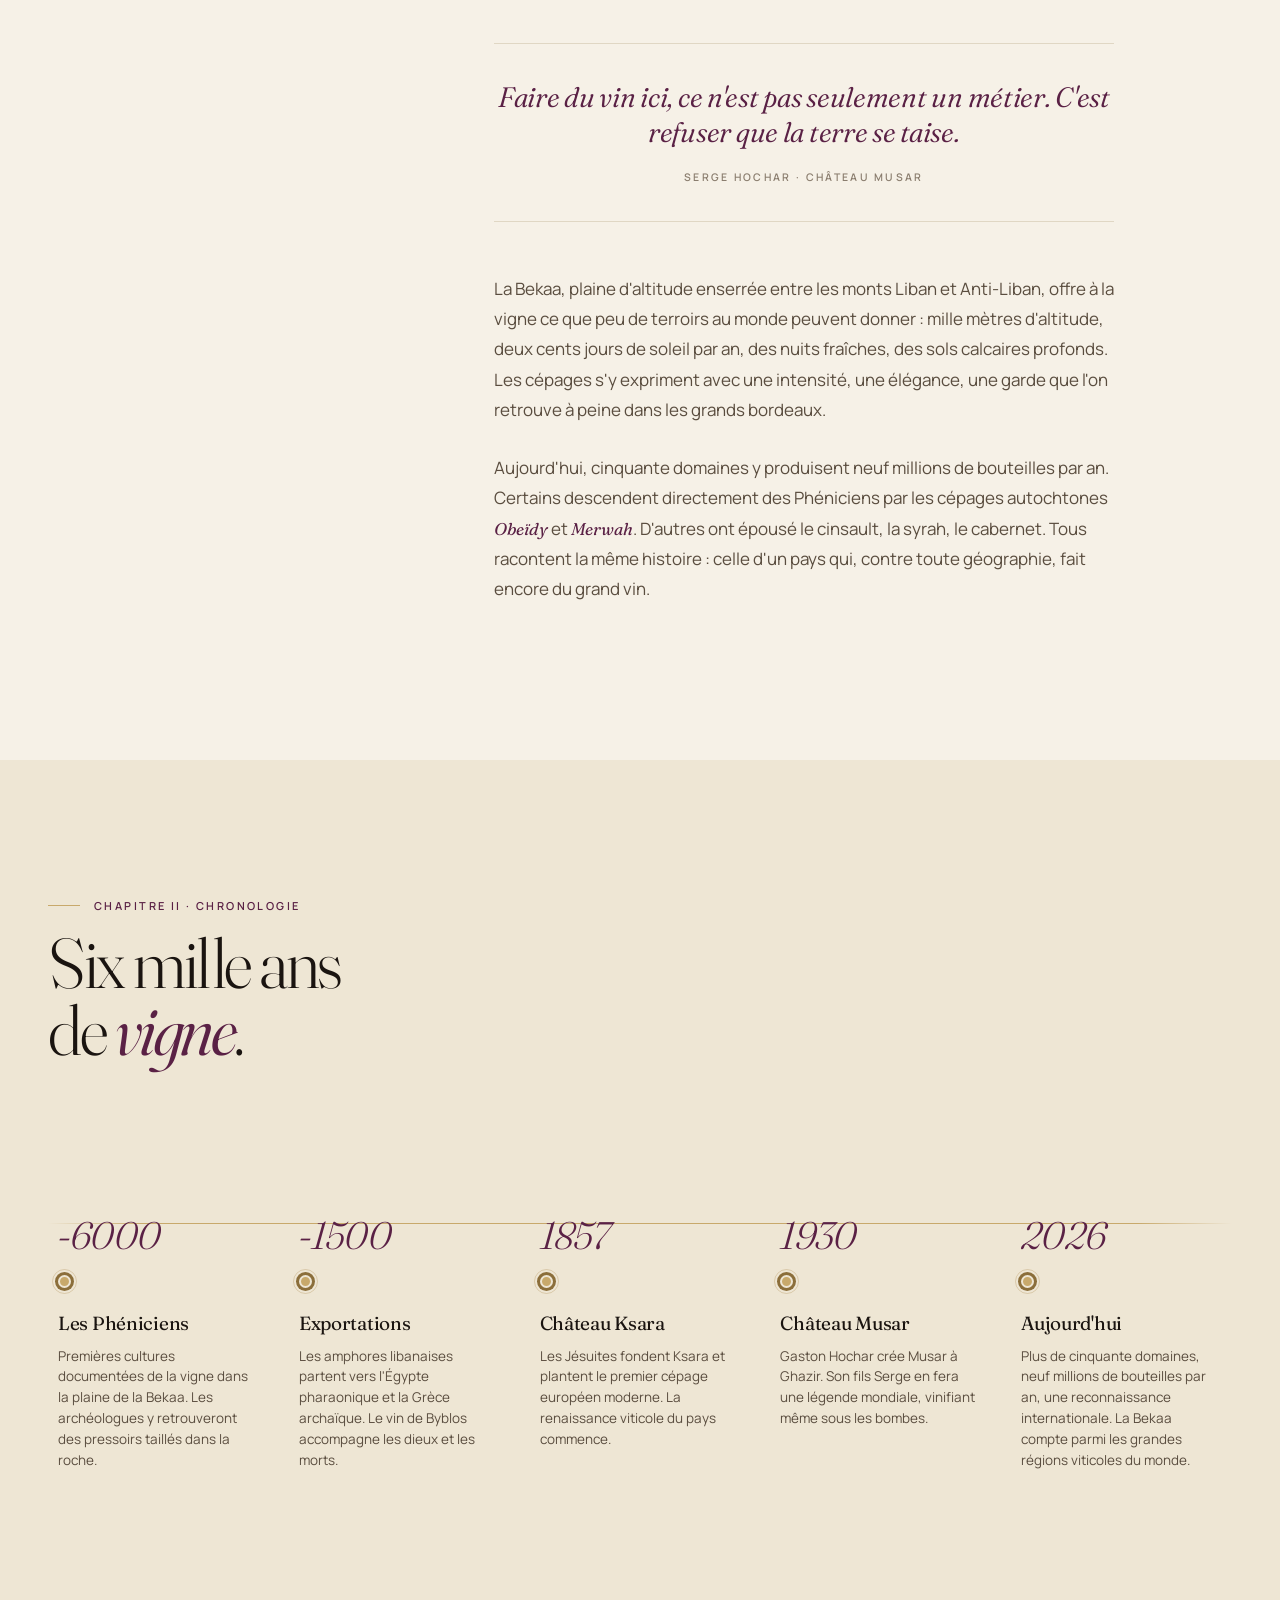
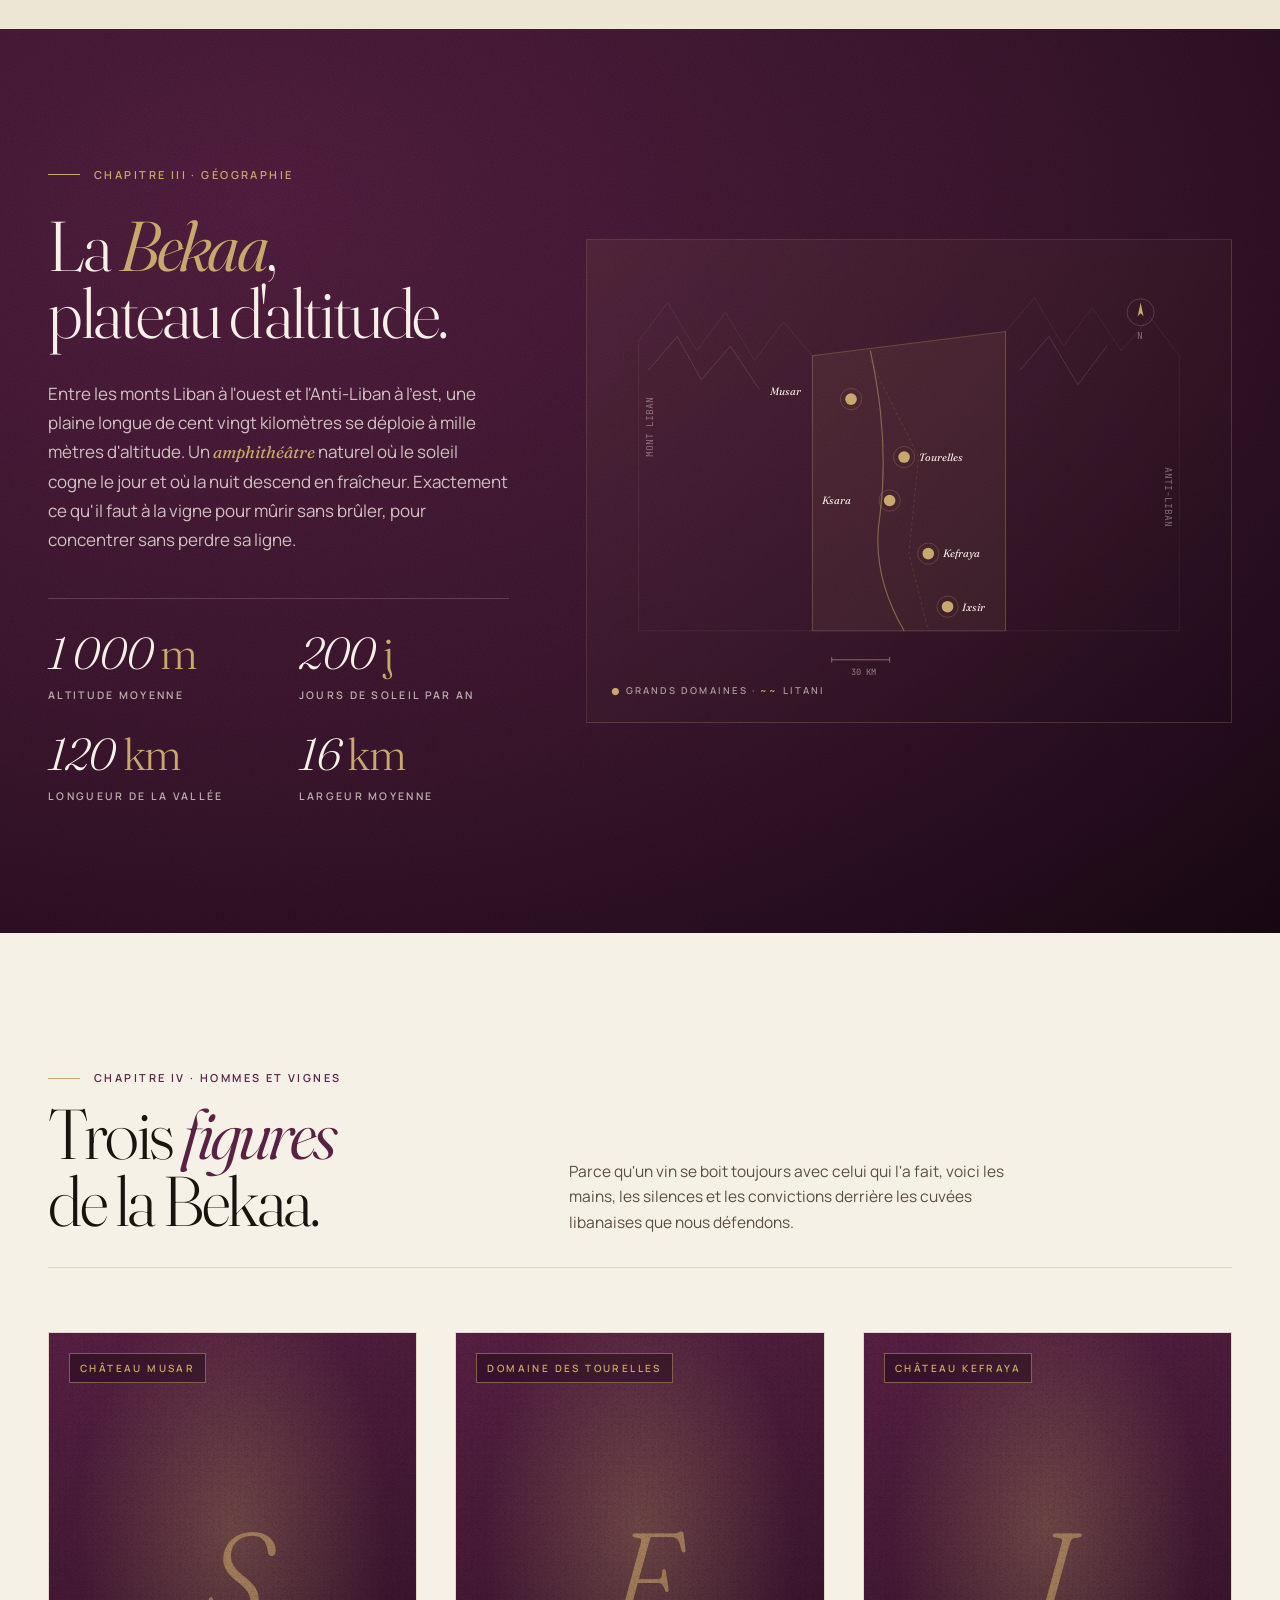
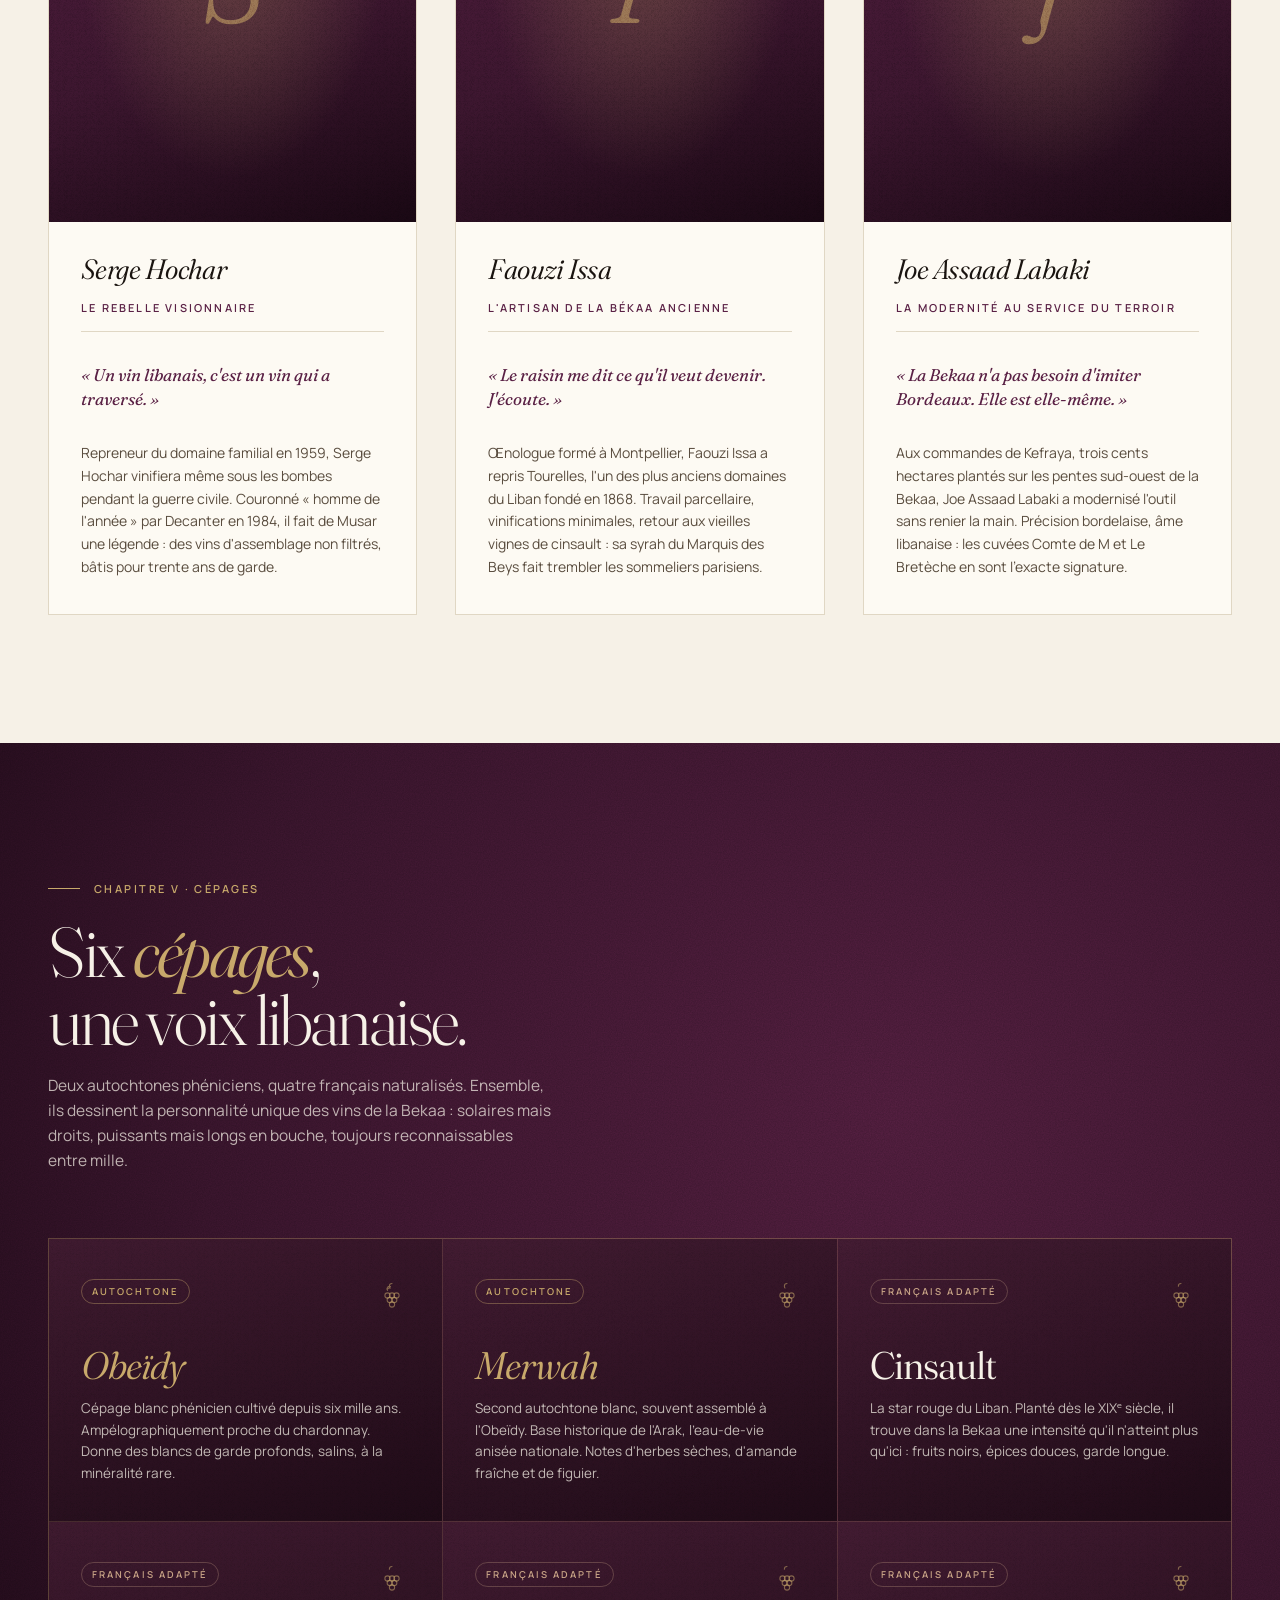
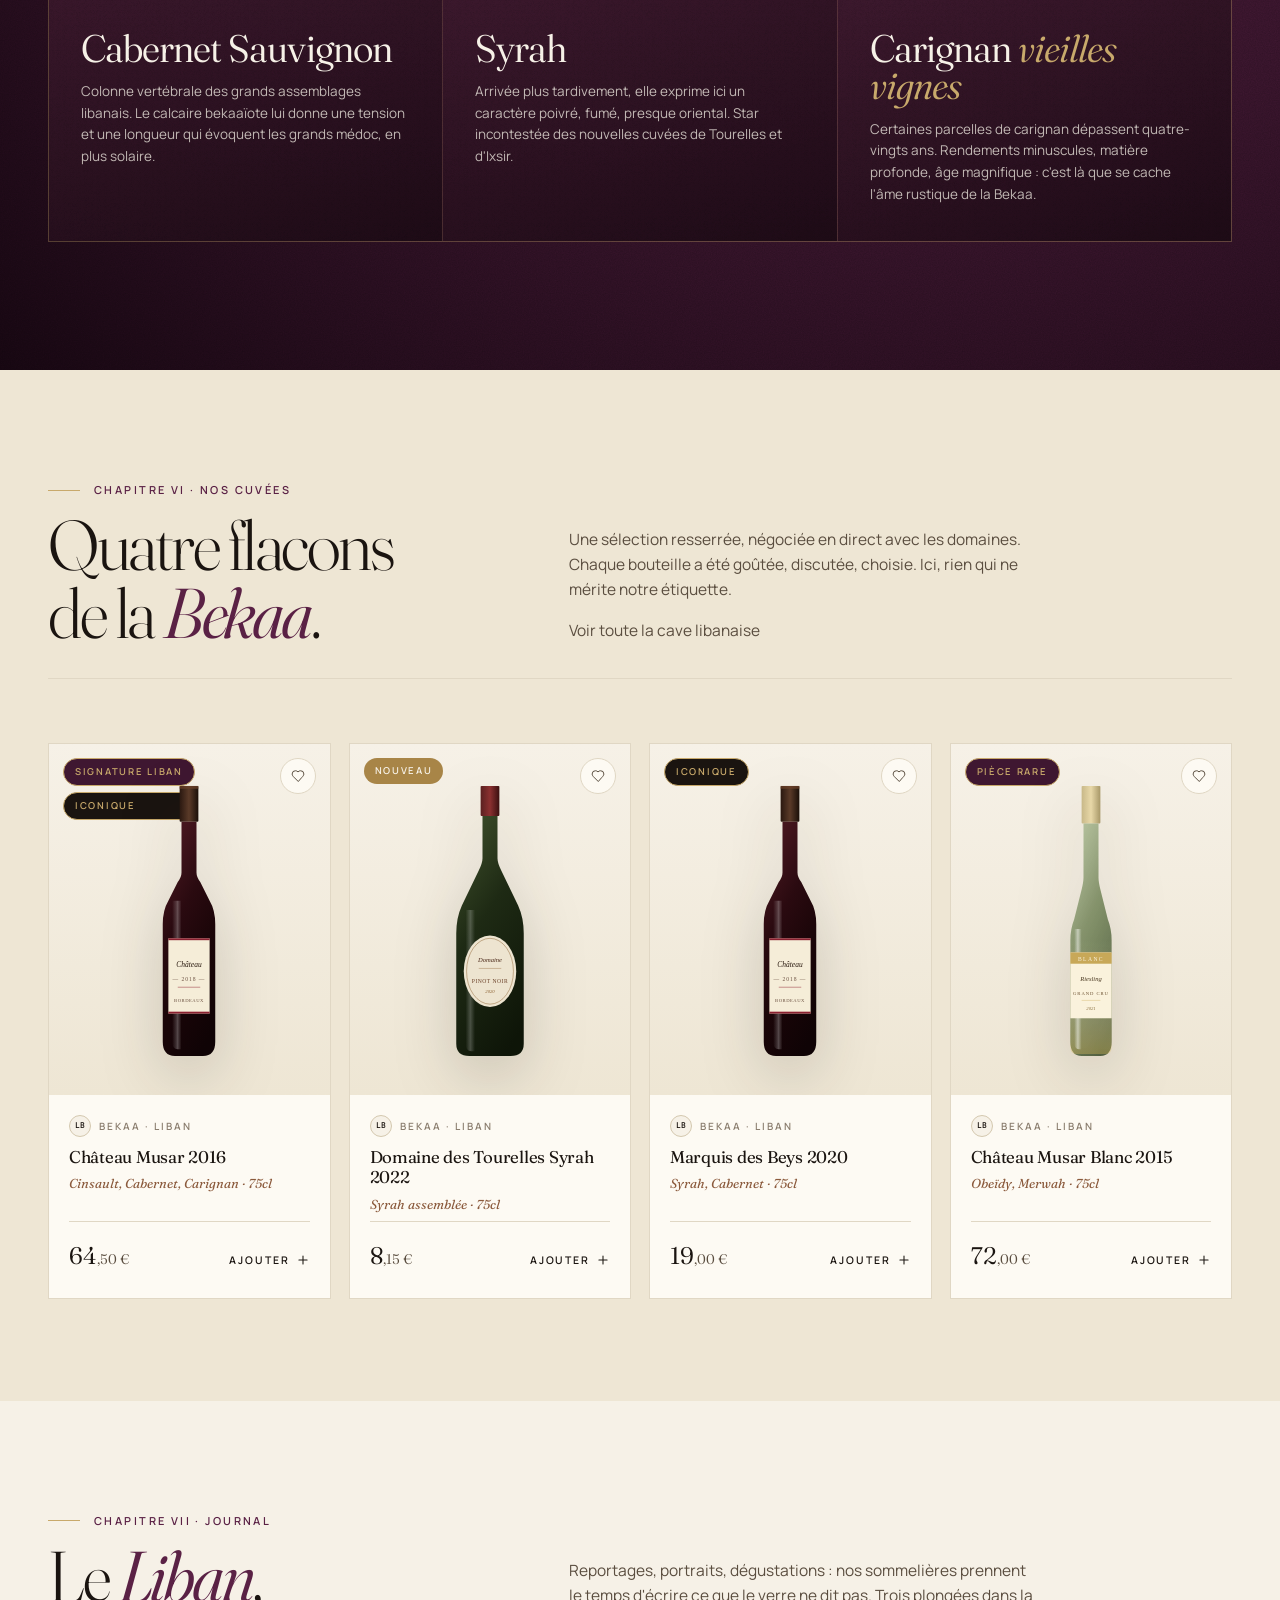
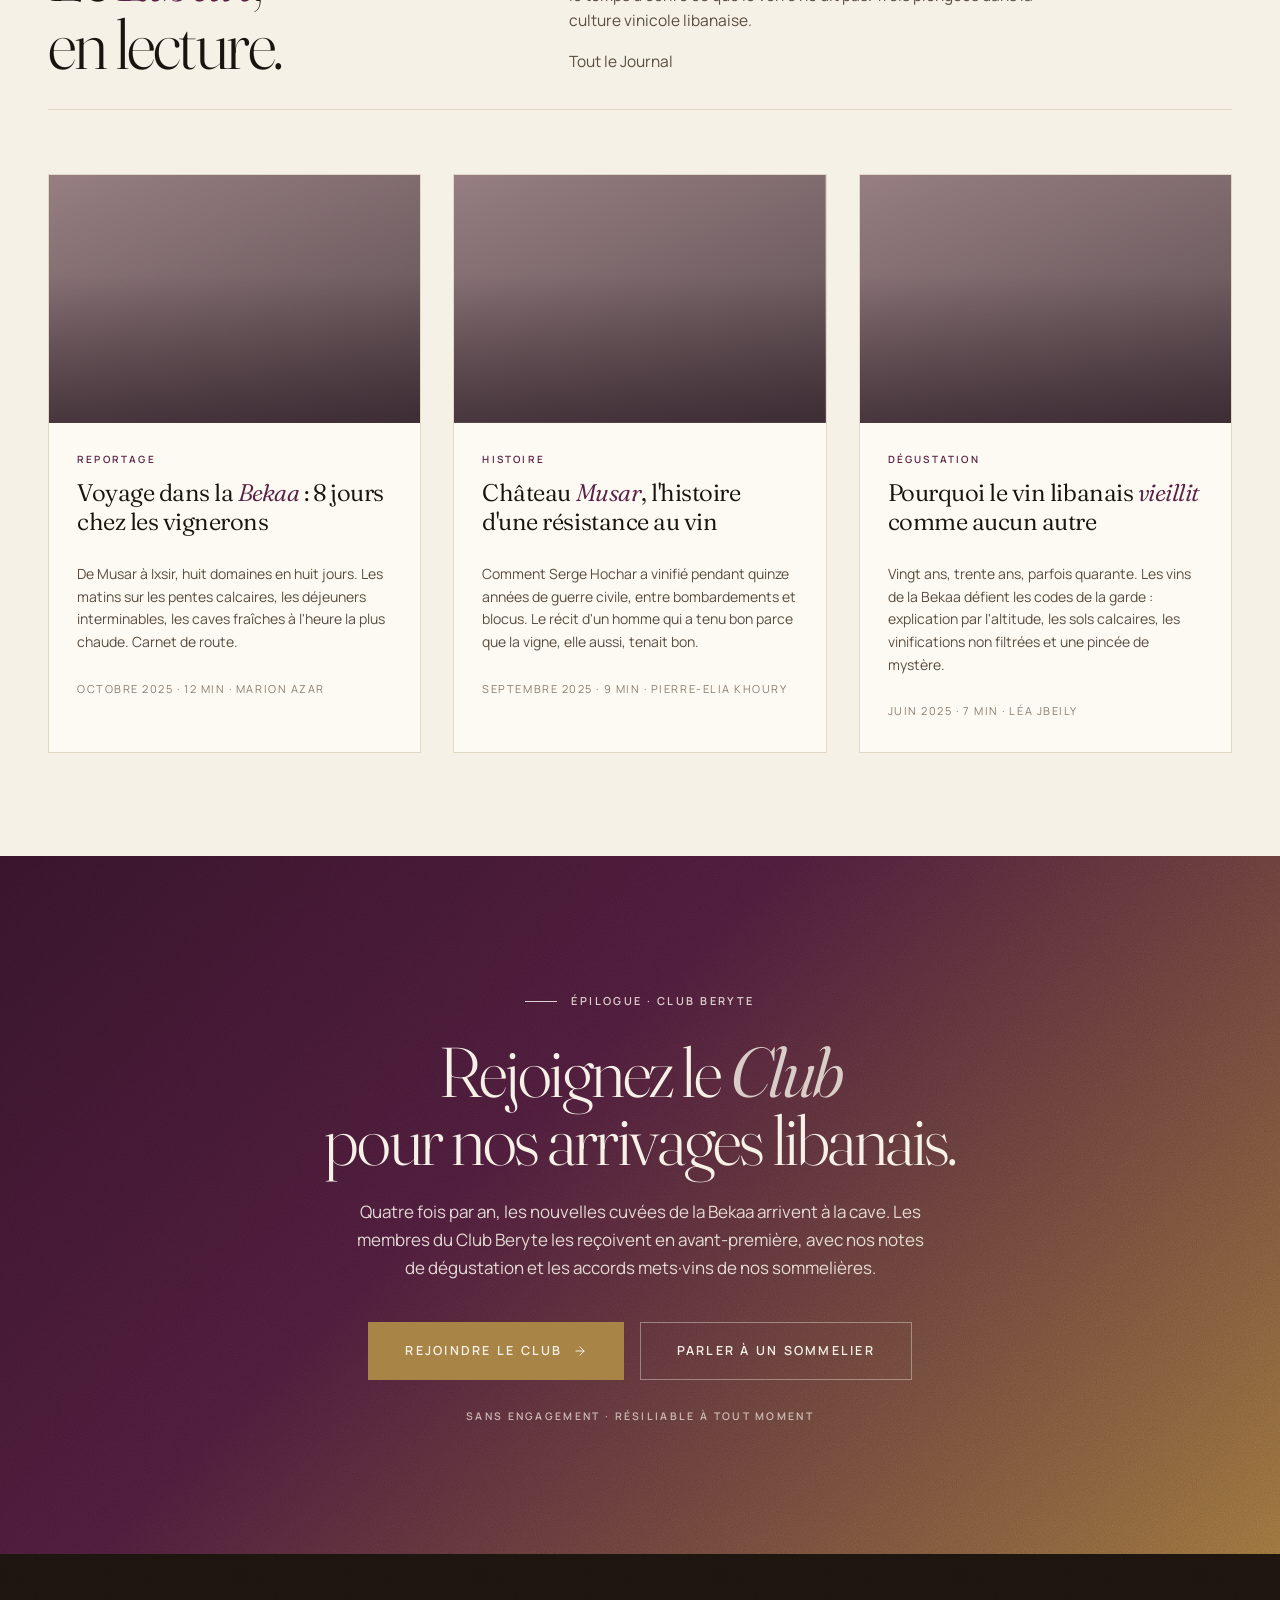
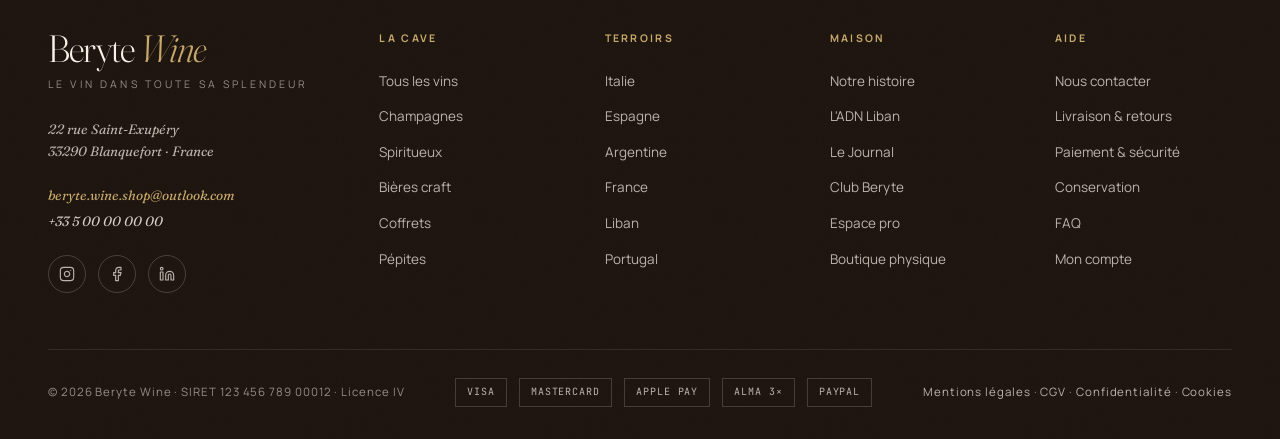
<file: liban.html>
<!DOCTYPE html>
<html lang="fr">
<head>
<meta charset="UTF-8">
<meta name="viewport" content="width=device-width, initial-scale=1, viewport-fit=cover">
<meta name="theme-color" content="#3F1731">
<meta name="description" content="Beryte Wine · Liban. Six mille ans de vigne dans la Bekaa. Château Musar, Domaine des Tourelles, Kefraya : l'âme phénicienne de notre cave.">
<title>Liban · L'âme phénicienne de Beryte Wine · Château Musar, Tourelles, Kefraya</title>
<link rel="stylesheet" href="shared.css">
<link rel="icon" type="image/png" href="assets/logo.png">
<style>
/* =====================================================
   LIBAN · page signature · storytelling éditorial
   Only uses CSS variables from shared.css
   ===================================================== */

/* ========== BREADCRUMB ========== */
.breadcrumb {
  background: var(--c-cream);
  border-bottom: 1px solid var(--c-border);
  padding: 14px 0;
  font-size: 10.5px;
  letter-spacing: 0.2em;
  text-transform: uppercase;
  color: var(--c-ink-3);
  font-weight: var(--fw-semi);
  font-feature-settings: 'smcp';
}
.breadcrumb .inner { display: flex; align-items: center; gap: 10px; flex-wrap: wrap; }
.breadcrumb a { color: var(--c-ink-3); transition: color var(--t-fast) var(--ease); }
.breadcrumb a:hover { color: var(--c-purple); }
.breadcrumb .sep { color: var(--c-ink-4); }
.breadcrumb .here { color: var(--c-purple); }

/* ========== HERO ========== */
.liban-hero {
  position: relative;
  min-height: 100vh;
  display: flex;
  align-items: center;
  justify-content: center;
  overflow: hidden;
  color: var(--c-cream);
  background:
    linear-gradient(180deg, rgba(63,23,49,.72) 0%, rgba(26,8,20,.88) 100%),
    radial-gradient(ellipse at 30% 20%, var(--c-purple) 0%, var(--c-purple-deep) 55%, #1A0814 100%);
}
.liban-hero .bg-img {
  position: absolute;
  inset: 0;
  background-image: url("https://images.unsplash.com/photo-1506377247377-2a5b3b417ebb?w=1600&q=80");
  background-size: cover;
  background-position: center;
  opacity: .34;
  mix-blend-mode: luminosity;
  z-index: 0;
}
.liban-hero::after {
  content: "";
  position: absolute; inset: 0;
  background-image: url("data:image/svg+xml;utf8,<svg xmlns='http://www.w3.org/2000/svg' width='240' height='240'><filter id='n'><feTurbulence type='fractalNoise' baseFrequency='.85' numOctaves='2' stitchTiles='stitch'/><feColorMatrix values='0 0 0 0 0 0 0 0 0 0 0 0 0 0 0 0 0 0 .55 0'/></filter><rect width='240' height='240' filter='url(%23n)'/></svg>");
  mix-blend-mode: overlay;
  opacity: .5;
  pointer-events: none;
  z-index: 1;
}
.liban-hero .vignette {
  position: absolute; inset: 0;
  background: radial-gradient(ellipse at 50% 60%, transparent 30%, rgba(15,10,7,.55) 100%);
  pointer-events: none;
  z-index: 1;
}
.liban-hero > .container {
  position: relative;
  z-index: 2;
  text-align: center;
  max-width: 1100px;
  padding-top: 80px;
  padding-bottom: 100px;
}
.liban-hero .eyebrow { color: var(--c-gold); justify-content: center; margin-bottom: 36px; }
.liban-hero .eyebrow::before { background: var(--c-gold); }
.liban-hero h1 {
  color: var(--c-cream);
  margin-bottom: 36px;
}
.liban-hero h1 em {
  color: var(--c-gold);
  font-style: italic;
  font-variation-settings: 'opsz' 144, 'SOFT' 70;
}
.liban-hero .lead {
  color: rgba(246,241,231,.88);
  max-width: 640px;
  margin: 0 auto 44px;
  font-size: clamp(16px, 1.2vw, 19px);
  line-height: 1.65;
}
.liban-hero .hero-cta { display: inline-flex; }
.liban-hero .scroll-ind {
  position: absolute;
  left: 50%;
  bottom: 36px;
  transform: translateX(-50%);
  z-index: 2;
  display: flex;
  flex-direction: column;
  align-items: center;
  gap: 10px;
  font-size: 10px;
  letter-spacing: 0.28em;
  text-transform: uppercase;
  color: var(--c-gold);
  font-feature-settings: 'smcp';
  font-weight: var(--fw-semi);
}
.liban-hero .scroll-ind .line {
  width: 1px;
  height: 48px;
  background: linear-gradient(180deg, var(--c-gold) 0%, transparent 100%);
  position: relative;
  overflow: hidden;
}
.liban-hero .scroll-ind .line::after {
  content: "";
  position: absolute;
  top: -20px;
  left: 0;
  width: 1px;
  height: 20px;
  background: var(--c-cream);
  animation: scrollDown 2.4s ease-in-out infinite;
}
@keyframes scrollDown {
  0% { top: -20px; opacity: 0; }
  30% { opacity: 1; }
  100% { top: 48px; opacity: 0; }
}

/* ========== CHAPITRE I · INTRO ========== */
.chap-intro { padding: clamp(80px, 10vw, 160px) 0; background: var(--c-cream); }
.chap-intro .grid {
  display: grid;
  grid-template-columns: 4fr 8fr;
  gap: clamp(48px, 6vw, 96px);
  align-items: start;
}
.chap-intro .col-left {
  position: sticky;
  top: 120px;
}
.chap-intro .col-left .eyebrow { margin-bottom: 24px; }
.chap-intro .col-left h2 {
  font-size: clamp(40px, 4.5vw, 68px);
  font-weight: 300;
  line-height: .96;
  letter-spacing: -0.035em;
  color: var(--c-ink);
  font-variation-settings: 'opsz' 96;
}
.chap-intro .col-left h2 em {
  font-style: italic;
  color: var(--c-purple);
}
.chap-intro .col-left .chap-mark {
  margin-top: 36px;
  padding-top: 24px;
  border-top: 1px solid var(--c-border);
  font-family: var(--ff-display);
  font-style: italic;
  font-size: 15px;
  color: var(--c-ink-3);
  font-variant-numeric: oldstyle-nums;
}
.chap-intro .col-right {
  font-size: 17px;
  line-height: 1.78;
  color: var(--c-ink-2);
  font-weight: var(--fw-regular);
  max-width: 62ch;
}
.chap-intro .col-right p { margin: 0 0 28px; }
.chap-intro .col-right p em {
  font-style: italic;
  color: var(--c-purple);
  font-family: var(--ff-display);
  font-weight: 400;
}
.chap-intro .pull-quote {
  margin: 52px 0;
  padding: 36px 0;
  border-top: 1px solid var(--c-border);
  border-bottom: 1px solid var(--c-border);
  font-family: var(--ff-display);
  font-style: italic;
  font-size: 28px;
  line-height: 1.28;
  color: var(--c-purple);
  text-align: center;
  font-weight: 350;
  letter-spacing: -0.01em;
  font-variation-settings: 'opsz' 48;
}
.pull-quote .attr {
  display: block;
  margin-top: 20px;
  font-family: var(--ff-body);
  font-style: normal;
  font-size: 10.5px;
  letter-spacing: 0.22em;
  text-transform: uppercase;
  color: var(--c-ink-3);
  font-weight: var(--fw-semi);
  font-feature-settings: 'smcp';
}

/* ========== TIMELINE HORIZONTALE ========== */
.timeline-sec { padding: clamp(80px, 10vw, 140px) 0; background: var(--c-cream-2); }
.timeline-sec .intro { max-width: 780px; margin-bottom: clamp(56px, 6vw, 96px); }
.timeline-sec .intro h2 { margin: 14px 0 0; }
.timeline-wrap {
  position: relative;
  padding: 60px 0 30px;
}
.timeline-wrap::before {
  content: "";
  position: absolute;
  left: 0; right: 0;
  top: 82px;
  height: 1px;
  background: linear-gradient(90deg, transparent 0%, var(--c-gold) 8%, var(--c-gold) 92%, transparent 100%);
  z-index: 0;
}
.timeline-grid {
  display: grid;
  grid-template-columns: repeat(5, 1fr);
  gap: 20px;
  position: relative;
  z-index: 1;
}
.tl-item { position: relative; padding: 0 10px; }
.tl-item .year {
  font-family: var(--ff-display);
  font-size: clamp(28px, 3vw, 44px);
  font-weight: 300;
  font-style: italic;
  color: var(--c-purple);
  line-height: 1;
  letter-spacing: -0.02em;
  font-variant-numeric: oldstyle-nums;
  font-variation-settings: 'opsz' 72;
  margin-bottom: 20px;
  min-height: 54px;
  display: flex;
  align-items: flex-end;
}
.tl-item .dot {
  width: 13px; height: 13px;
  border-radius: 50%;
  background: var(--c-gold);
  border: 2px solid var(--c-cream-2);
  box-shadow: 0 0 0 3px var(--c-gold-dim);
  margin: 0 0 24px;
  position: relative;
}
.tl-item .dot::after {
  content: "";
  position: absolute;
  inset: -8px;
  border-radius: 50%;
  border: 1px solid rgba(168,133,71,.3);
}
.tl-item h3 {
  font-family: var(--ff-display);
  font-size: 19px;
  font-weight: 400;
  line-height: 1.25;
  letter-spacing: -0.015em;
  color: var(--c-ink);
  margin-bottom: 10px;
}
.tl-item p {
  font-size: 13.5px;
  line-height: 1.55;
  color: var(--c-ink-2);
  margin: 0;
}

/* ========== CARTE BEKAA ========== */
.bekaa-sec {
  padding: clamp(80px, 10vw, 140px) 0;
  background: radial-gradient(ellipse at 20% 20%, var(--c-purple) 0%, var(--c-purple-deep) 55%, #1A0814 100%);
  color: var(--c-cream);
  position: relative;
  overflow: hidden;
}
.bekaa-sec::after {
  content: "";
  position: absolute; inset: 0;
  background-image: url("data:image/svg+xml;utf8,<svg xmlns='http://www.w3.org/2000/svg' width='240' height='240'><filter id='n'><feTurbulence type='fractalNoise' baseFrequency='.85' numOctaves='2' stitchTiles='stitch'/><feColorMatrix values='0 0 0 0 0 0 0 0 0 0 0 0 0 0 0 0 0 0 .55 0'/></filter><rect width='240' height='240' filter='url(%23n)'/></svg>");
  mix-blend-mode: overlay;
  opacity: .45;
  pointer-events: none;
  z-index: 0;
}
.bekaa-sec > .container { position: relative; z-index: 2; }
.bekaa-grid {
  display: grid;
  grid-template-columns: 5fr 7fr;
  gap: clamp(48px, 6vw, 96px);
  align-items: center;
}
.bekaa-sec .eyebrow { color: var(--c-gold); margin-bottom: 28px; }
.bekaa-sec .eyebrow::before { background: var(--c-gold); }
.bekaa-sec h2 { color: var(--c-cream); margin-bottom: 32px; }
.bekaa-sec h2 em { color: var(--c-gold); font-style: italic; }
.bekaa-sec .lead {
  color: rgba(246,241,231,.78);
  font-size: 17px;
  line-height: 1.72;
  margin-bottom: 44px;
  max-width: 50ch;
}
.bekaa-sec .lead em { color: var(--c-gold); font-style: italic; font-family: var(--ff-display); }
.bekaa-stats {
  display: grid;
  grid-template-columns: repeat(2, 1fr);
  gap: 28px 40px;
  padding-top: 32px;
  border-top: 1px solid rgba(200,169,107,.28);
}
.bekaa-stat .n {
  font-family: var(--ff-display);
  font-size: clamp(36px, 3.5vw, 54px);
  font-weight: 300;
  color: var(--c-gold);
  line-height: 1;
  letter-spacing: -0.025em;
  font-variant-numeric: oldstyle-nums;
  font-variation-settings: 'opsz' 72;
}
.bekaa-stat .n em { font-style: italic; color: var(--c-cream); }
.bekaa-stat .l {
  display: block;
  margin-top: 10px;
  font-size: 10.5px;
  letter-spacing: 0.22em;
  text-transform: uppercase;
  color: rgba(246,241,231,.7);
  font-weight: var(--fw-semi);
  font-feature-settings: 'smcp';
}
.bekaa-map {
  position: relative;
  aspect-ratio: 4/3;
  background: linear-gradient(145deg, rgba(200,169,107,.08) 0%, rgba(26,8,20,.2) 100%);
  border: 1px solid rgba(200,169,107,.2);
  padding: 24px;
}
.bekaa-map svg { width: 100%; height: 100%; }
.bekaa-map .legend {
  position: absolute;
  left: 24px;
  bottom: 24px;
  font-size: 9.5px;
  letter-spacing: 0.22em;
  text-transform: uppercase;
  color: rgba(246,241,231,.6);
  font-feature-settings: 'smcp';
  font-weight: var(--fw-semi);
}
.bekaa-map .legend span { color: var(--c-gold); }
.bekaa-map .domain-label {
  fill: var(--c-cream);
  font-family: var(--ff-display);
  font-size: 11px;
  font-style: italic;
  font-variation-settings: 'opsz' 24;
}
.bekaa-map .domain-dot { fill: var(--c-gold); }
.bekaa-map .domain-dot:hover { fill: var(--c-cream); }
.bekaa-map .road { stroke: rgba(200,169,107,.35); stroke-width: .5; fill: none; stroke-dasharray: 3 3; }
.bekaa-map .valley { fill: rgba(200,169,107,.08); stroke: rgba(200,169,107,.3); stroke-width: 1; }
.bekaa-map .mountain { stroke: rgba(246,241,231,.22); stroke-width: .6; fill: none; }
.bekaa-map .compass {
  fill: rgba(246,241,231,.4);
  font-family: var(--ff-mono);
  font-size: 10px;
}

/* ========== VIGNERONS ========== */
.vigs-sec { padding: clamp(80px, 10vw, 140px) 0; background: var(--c-cream); }
.vigs-grid {
  display: grid;
  grid-template-columns: repeat(3, 1fr);
  gap: clamp(24px, 3vw, 40px);
  margin-top: clamp(48px, 5vw, 72px);
}
.vig-card {
  display: flex;
  flex-direction: column;
  background: var(--c-white);
  border: 1px solid var(--c-border);
  transition: all var(--t-med) var(--ease);
}
.vig-card:hover {
  transform: translateY(-6px);
  box-shadow: var(--shadow-lg);
  border-color: var(--c-border-3);
}
.vig-card .portrait {
  aspect-ratio: 3/4;
  position: relative;
  overflow: hidden;
  background: linear-gradient(160deg, var(--c-purple) 0%, var(--c-purple-deep) 60%, #1A0814 100%);
}
.vig-card .portrait::after {
  content: "";
  position: absolute; inset: 0;
  background-image: url("data:image/svg+xml;utf8,<svg xmlns='http://www.w3.org/2000/svg' width='240' height='240'><filter id='n'><feTurbulence baseFrequency='.85' numOctaves='2' stitchTiles='stitch'/><feColorMatrix values='0 0 0 0 0 0 0 0 0 0 0 0 0 0 0 0 0 0 .55 0'/></filter><rect width='240' height='240' filter='url(%23n)'/></svg>");
  mix-blend-mode: overlay;
  opacity: .5;
}
.vig-card .portrait::before {
  content: "";
  position: absolute; inset: 0;
  background: radial-gradient(ellipse at 50% 40%, rgba(200,169,107,.32), transparent 60%);
}
.vig-card .portrait .initial {
  position: absolute;
  inset: 0;
  display: flex;
  align-items: center;
  justify-content: center;
  font-family: var(--ff-display);
  font-style: italic;
  font-size: clamp(96px, 10vw, 160px);
  font-weight: 300;
  color: var(--c-gold);
  opacity: .62;
  letter-spacing: -0.04em;
  z-index: 1;
  font-variation-settings: 'opsz' 144, 'SOFT' 80;
}
.vig-card .portrait .domain-tag {
  position: absolute;
  top: 20px;
  left: 20px;
  z-index: 2;
  font-size: 10px;
  letter-spacing: 0.24em;
  text-transform: uppercase;
  color: var(--c-gold);
  font-weight: var(--fw-semi);
  font-feature-settings: 'smcp';
  padding: 6px 10px;
  border: 1px solid rgba(200,169,107,.5);
  background: rgba(26,8,20,.45);
  backdrop-filter: blur(4px);
}
.vig-card .body {
  padding: 32px 32px 36px;
  display: flex;
  flex-direction: column;
  gap: 14px;
}
.vig-card .name {
  font-family: var(--ff-display);
  font-style: italic;
  font-size: 28px;
  font-weight: 350;
  line-height: 1.1;
  letter-spacing: -0.02em;
  color: var(--c-ink);
  font-variation-settings: 'opsz' 72;
}
.vig-card .tag {
  font-size: 11px;
  font-weight: var(--fw-semi);
  letter-spacing: 0.2em;
  text-transform: uppercase;
  color: var(--c-purple);
  font-feature-settings: 'smcp';
  padding-bottom: 14px;
  border-bottom: 1px solid var(--c-border);
}
.vig-card .quote {
  font-family: var(--ff-display);
  font-style: italic;
  font-size: 17px;
  line-height: 1.42;
  color: var(--c-purple);
  font-weight: 400;
}
.vig-card .bio {
  font-size: 14px;
  line-height: 1.62;
  color: var(--c-ink-2);
  margin: 0;
}

/* ========== CÉPAGES ========== */
.cep-sec {
  padding: clamp(80px, 10vw, 140px) 0;
  background: radial-gradient(ellipse at 70% 30%, var(--c-purple) 0%, var(--c-purple-deep) 55%, #1A0814 100%);
  color: var(--c-cream);
  position: relative;
  overflow: hidden;
}
.cep-sec::after {
  content: "";
  position: absolute; inset: 0;
  background-image: url("data:image/svg+xml;utf8,<svg xmlns='http://www.w3.org/2000/svg' width='240' height='240'><filter id='n'><feTurbulence type='fractalNoise' baseFrequency='.85' numOctaves='2' stitchTiles='stitch'/><feColorMatrix values='0 0 0 0 0 0 0 0 0 0 0 0 0 0 0 0 0 0 .55 0'/></filter><rect width='240' height='240' filter='url(%23n)'/></svg>");
  mix-blend-mode: overlay;
  opacity: .45;
  pointer-events: none;
  z-index: 0;
}
.cep-sec > .container { position: relative; z-index: 2; }
.cep-sec .sec-head { max-width: 780px; margin-bottom: clamp(48px, 5vw, 72px); }
.cep-sec .sec-head .eyebrow { color: var(--c-gold); margin-bottom: 20px; }
.cep-sec .sec-head .eyebrow::before { background: var(--c-gold); }
.cep-sec .sec-head h2 { color: var(--c-cream); }
.cep-sec .sec-head h2 em { color: var(--c-gold); font-style: italic; }
.cep-sec .sec-head .sub { color: rgba(246,241,231,.72); max-width: 56ch; margin-top: 20px; line-height: 1.62; }
.cep-grid {
  display: grid;
  grid-template-columns: repeat(3, 1fr);
  gap: 1px;
  background: rgba(200,169,107,.18);
  border: 1px solid rgba(200,169,107,.18);
}
.cep-card {
  background: linear-gradient(160deg, rgba(63,23,49,.82) 0%, rgba(26,8,20,.92) 100%);
  padding: 40px 32px 36px;
  display: flex;
  flex-direction: column;
  gap: 14px;
  position: relative;
  overflow: hidden;
  transition: background var(--t-med) var(--ease);
}
.cep-card::before {
  content: "";
  position: absolute; inset: 0;
  background-image: url("data:image/svg+xml;utf8,<svg xmlns='http://www.w3.org/2000/svg' width='240' height='240'><filter id='n'><feTurbulence baseFrequency='.85' numOctaves='2' stitchTiles='stitch'/><feColorMatrix values='0 0 0 0 0 0 0 0 0 0 0 0 0 0 0 0 0 0 .4 0'/></filter><rect width='240' height='240' filter='url(%23n)'/></svg>");
  mix-blend-mode: overlay;
  opacity: .45;
  pointer-events: none;
}
.cep-card:hover { background: linear-gradient(160deg, rgba(90,33,69,.92) 0%, rgba(26,8,20,.95) 100%); }
.cep-card > * { position: relative; z-index: 1; }
.cep-card .top-row { display: flex; align-items: flex-start; justify-content: space-between; gap: 14px; }
.cep-card .origin {
  font-size: 9.5px;
  font-weight: var(--fw-semi);
  letter-spacing: 0.22em;
  text-transform: uppercase;
  color: var(--c-gold);
  font-feature-settings: 'smcp';
  padding: 4px 10px;
  border: 1px solid rgba(200,169,107,.4);
  border-radius: 999px;
  white-space: nowrap;
}
.cep-card .origin.adapted { color: var(--c-warm-soft); border-color: rgba(201,165,135,.3); }
.cep-card .icon-grape { width: 36px; height: 36px; color: rgba(200,169,107,.55); flex-shrink: 0; }
.cep-card h3 {
  font-family: var(--ff-display);
  font-size: clamp(30px, 3vw, 42px);
  font-weight: 350;
  line-height: .98;
  letter-spacing: -0.025em;
  color: var(--c-cream);
  font-variation-settings: 'opsz' 72;
  margin-top: 18px;
}
.cep-card h3 em { color: var(--c-gold); font-style: italic; }
.cep-card p {
  font-size: 13.5px;
  line-height: 1.6;
  color: rgba(246,241,231,.75);
  margin: 0;
}

/* ========== PRODUCT RAIL ========== */
.cuv-sec { padding: clamp(72px, 8vw, 112px) 0; background: var(--c-cream-2); }
.cuv-sec .sec-head { margin-bottom: clamp(40px, 5vw, 64px); }
.cuv-sec .sec-head .eyebrow { margin-bottom: 14px; }
.cuv-sec .sec-head .sub { max-width: 60ch; color: var(--c-ink-2); margin-top: 14px; line-height: 1.62; }
.cuv-rail {
  display: grid;
  grid-template-columns: repeat(4, 1fr);
  gap: 18px;
}

/* ========== JOURNAL ========== */
.jour-sec { padding: clamp(72px, 8vw, 112px) 0; background: var(--c-cream); }
.jour-sec .sec-head { margin-bottom: clamp(40px, 5vw, 64px); }
.jour-grid {
  display: grid;
  grid-template-columns: repeat(3, 1fr);
  gap: clamp(20px, 3vw, 32px);
}
.jour-grid .ed-card .media {
  background-size: cover;
  background-position: center;
  position: relative;
}
.jour-grid .ed-card .media::after {
  content: "";
  position: absolute; inset: 0;
  background: linear-gradient(180deg, transparent 40%, rgba(26,8,20,.45) 100%);
}

/* ========== CTA CLUB FINAL ========== */
.club-cta {
  padding: clamp(80px, 10vw, 140px) 0;
  background: linear-gradient(135deg, var(--c-purple-deep) 0%, var(--c-purple) 40%, var(--c-gold-deep) 100%);
  color: var(--c-cream);
  position: relative;
  overflow: hidden;
  text-align: center;
}
.club-cta::after {
  content: "";
  position: absolute; inset: 0;
  background-image: url("data:image/svg+xml;utf8,<svg xmlns='http://www.w3.org/2000/svg' width='240' height='240'><filter id='n'><feTurbulence type='fractalNoise' baseFrequency='.85' numOctaves='2' stitchTiles='stitch'/><feColorMatrix values='0 0 0 0 0 0 0 0 0 0 0 0 0 0 0 0 0 0 .55 0'/></filter><rect width='240' height='240' filter='url(%23n)'/></svg>");
  mix-blend-mode: overlay;
  opacity: .35;
  pointer-events: none;
}
.club-cta > .container { position: relative; z-index: 2; max-width: 780px; }
.club-cta .eyebrow { color: var(--c-cream); justify-content: center; margin-bottom: 28px; opacity: .85; }
.club-cta .eyebrow::before { background: var(--c-cream); }
.club-cta h2 { color: var(--c-cream); margin-bottom: 24px; }
.club-cta h2 em { color: var(--c-cream); opacity: .82; font-style: italic; }
.club-cta p {
  font-size: 17px;
  line-height: 1.65;
  color: rgba(246,241,231,.88);
  max-width: 58ch;
  margin: 0 auto 40px;
}
.club-cta .cta-actions { display: inline-flex; gap: 16px; flex-wrap: wrap; justify-content: center; }
.club-cta .cta-sub {
  margin-top: 28px;
  font-size: 10.5px;
  letter-spacing: 0.22em;
  text-transform: uppercase;
  color: rgba(246,241,231,.7);
  font-feature-settings: 'smcp';
  font-weight: var(--fw-semi);
}

/* ========== RESPONSIVE ========== */
@media (max-width: 1024px) {
  .chap-intro .grid { grid-template-columns: 1fr; gap: 40px; }
  .chap-intro .col-left { position: static; }
  .timeline-grid { grid-template-columns: repeat(2, 1fr); gap: 40px 20px; }
  .timeline-wrap::before { display: none; }
  .bekaa-grid { grid-template-columns: 1fr; }
  .vigs-grid { grid-template-columns: 1fr; gap: 20px; }
  .cep-grid { grid-template-columns: repeat(2, 1fr); }
  .cuv-rail { grid-template-columns: repeat(2, 1fr); }
  .jour-grid { grid-template-columns: 1fr; }
}

@media (max-width: 680px) {
  .liban-hero { min-height: 80vh; }
  .liban-hero > .container { padding-top: 60px; padding-bottom: 80px; }
  .chap-intro .col-right { font-size: 16px; }
  .chap-intro .pull-quote { font-size: 22px; padding: 28px 0; }
  .timeline-grid { grid-template-columns: 1fr; }
  .bekaa-stats { grid-template-columns: 1fr 1fr; gap: 24px; }
  .cep-grid { grid-template-columns: 1fr; }
  .cuv-rail { grid-template-columns: 1fr; }
  .vig-card .body { padding: 24px 22px 28px; }
}
</style>
</head>
<body>

<!-- ================================================================
     TEMPLATE: template-parts/age-gate.php
     ================================================================ -->
<div class="age-gate" id="ageGate" role="dialog" aria-labelledby="ageGateTitle" aria-modal="true">
  <div class="age-gate-card">
    <div class="logo-wrap"><img src="assets/logo.png" alt="Beryte Wine"></div>
    <h2 id="ageGateTitle">Avez-vous <em>l'âge légal</em><br>pour entrer ?</h2>
    <p>L'accès à notre cave est réservé aux personnes majeures. En entrant, vous confirmez avoir 18 ans ou plus.</p>
    <div class="actions">
      <button type="button" class="btn btn--line" onclick="document.getElementById('ageGate').style.display='none'; try{localStorage.setItem('beryte_age_ok','1');}catch(e){}">Oui, j'entre</button>
      <a href="https://www.google.com" class="btn btn--ghost" style="color:var(--c-ink); border-color:var(--c-border-2)">Non, quitter</a>
    </div>
    <p class="evin-note">L'abus d'alcool est dangereux pour la santé</p>
  </div>
</div>

<!-- ================================================================
     TEMPLATE: header.php · ticker + nav
     ================================================================ -->
<div class="ticker" aria-hidden="true">
  <div class="ticker-track">
    <span><span class="ticker-dot"></span>Livraison offerte dès <em>120 €</em></span>
    <span><span class="ticker-dot"></span>Conseil sommelier <em>gratuit</em></span>
    <span><span class="ticker-dot"></span>Expédition <em>sous 48h</em></span>
    <span><span class="ticker-dot"></span>Paiement en <em>3× sans frais</em> dès 150 €</span>
    <span><span class="ticker-dot"></span><em>120+ domaines</em> en direct</span>
    <span><span class="ticker-dot"></span>Caviste indépendant <em>Blanquefort · 33</em></span>
    <span><span class="ticker-dot"></span>Livraison offerte dès <em>120 €</em></span>
    <span><span class="ticker-dot"></span>Conseil sommelier <em>gratuit</em></span>
    <span><span class="ticker-dot"></span>Expédition <em>sous 48h</em></span>
    <span><span class="ticker-dot"></span>Paiement en <em>3× sans frais</em> dès 150 €</span>
    <span><span class="ticker-dot"></span><em>120+ domaines</em> en direct</span>
    <span><span class="ticker-dot"></span>Caviste indépendant <em>Blanquefort · 33</em></span>
  </div>
</div>

<header class="site-header" role="banner">
  <div class="inner">
    <nav class="nav-main" aria-label="Navigation principale">
      <ul class="menu primary-menu">
        <li class="menu-item menu-item-has-children">
          <a href="nos-vins.html" >La Cave
            <svg class="chev" viewBox="0 0 24 24" fill="none" stroke="currentColor" stroke-width="2" stroke-linecap="round" stroke-linejoin="round"><path d="m6 9 6 6 6-6"/></svg>
          </a>
          <div class="mega">
            <div class="feature">
              <span class="eyebrow">Édition d'hiver</span>
              <h5>Notre <em>sélection</em><br>Automne · Hiver 2026</h5>
              <p>420 cuvées choisies, 120 domaines en direct producteur, 18 pays.</p>
              <a href="nos-vins.html" class="mega-cta">Parcourir toute la cave</a>
            </div>
            <div>
              <h6>Par famille</h6>
              <ul>
                <li><a href="nos-vins.html">Tous les vins</a></li>
                <li><a href="nos-vins.html?cat=rouges">Rouges</a></li>
                <li><a href="nos-vins.html?cat=blancs">Blancs</a></li>
                <li><a href="nos-vins.html?cat=roses">Rosés</a></li>
                <li><a href="nos-vins.html?cat=champagnes">Champagnes</a></li>
                <li><a href="nos-vins.html?cat=spiritueux">Spiritueux</a></li>
                <li><a href="nos-vins.html?cat=bieres">Bières craft</a></li>
              </ul>
            </div>
            <div>
              <h6>Par terroir</h6>
              <ul>
                <li><a href="nos-vins.html?pays=italie">Italie <em>· 128</em></a></li>
                <li><a href="nos-vins.html?pays=espagne">Espagne <em>· 72</em></a></li>
                <li><a href="nos-vins.html?pays=france">France <em>· 54</em></a></li>
                <li><a href="nos-vins.html?pays=argentine">Argentine <em>· 38</em></a></li>
                <li><a href="liban.html">Liban <em>· 24</em></a></li>
                <li><a href="nos-vins.html?pays=portugal">Portugal <em>· 19</em></a></li>
                <li><a href="nos-vins.html">Voir tous les pays →</a></li>
              </ul>
            </div>
          </div>
        </li>
        <li class="menu-item"><a href="liban.html" class="is-active">Signature Liban</a></li>
        <li class="menu-item"><a href="journal.html">Le Journal</a></li>
        <li class="menu-item"><a href="en-preparation.html">Le Club</a></li>
        <li class="menu-item"><a href="pro.html" >Espace pro</a></li>
      </ul>
    </nav>

    <a href="index.html" class="logo" aria-label="Beryte Wine · retour à l'accueil">
      <span class="beryte">Beryte</span>
      <span class="wine">Wine</span>
    </a>

    <div class="util-nav">
      <button type="button" aria-label="Rechercher">
        <svg viewBox="0 0 24 24" fill="none" stroke="currentColor" stroke-width="1.7" stroke-linecap="round" stroke-linejoin="round"><circle cx="11" cy="11" r="7"/><path d="m21 21-4.3-4.3"/></svg>
        <span class="hidden-mobile">Rechercher</span>
      </button>
      <a href="en-preparation.html" aria-label="Connexion">
        <svg viewBox="0 0 24 24" fill="none" stroke="currentColor" stroke-width="1.7" stroke-linecap="round" stroke-linejoin="round"><path d="M20 21v-2a4 4 0 0 0-4-4H8a4 4 0 0 0-4 4v2"/><circle cx="12" cy="7" r="4"/></svg>
        <span class="hidden-mobile">Compte</span>
      </a>
      <button type="button" class="cart-toggle" aria-label="Panier">
        <svg viewBox="0 0 24 24" fill="none" stroke="currentColor" stroke-width="1.7" stroke-linecap="round" stroke-linejoin="round"><path d="M6 2 3 6v14a2 2 0 0 0 2 2h14a2 2 0 0 0 2-2V6l-3-4Z"/><path d="M3 6h18"/><path d="M16 10a4 4 0 0 1-8 0"/></svg>
        <span class="hidden-mobile">Panier</span>
        <span class="cart-count" id="cartCount">2</span>
      </button>
      <button class="burger" type="button" aria-label="Menu" aria-expanded="false"><span></span></button>
    </div>
  </div>
</header>

<!-- TEMPLATE: template-parts/mobile-drawer.php -->
<aside class="mobile-drawer" id="mobileDrawer" aria-hidden="true">
  <div class="mobile-drawer-inner">
    <span class="eyebrow">Navigation</span>
    <ul class="menu">
      <li><a href="nos-vins.html"><span class="num">I</span>La <em>Cave</em></a></li>
      <li><a href="nos-vins.html?cat=champagnes"><span class="num">II</span>Champagnes</a></li>
      <li><a href="nos-vins.html?cat=spiritueux"><span class="num">III</span>Spiritueux</a></li>
      <li><a href="liban.html"><span class="num">IV</span>Signature <em>Liban</em></a></li>
      <li><a href="journal.html"><span class="num">V</span>Le Journal</a></li>
      <li><a href="en-preparation.html"><span class="num">VI</span>Le <em>Club</em></a></li>
      <li><a href="pro.html"><span class="num">VII</span>Espace pro</a></li>
      <li><a href="contact.html"><span class="num">VIII</span>Nous contacter</a></li>
    </ul>
    <div class="drawer-foot">
      <div class="util-row">
        <a href="#"><svg viewBox="0 0 24 24" fill="none" stroke="currentColor" stroke-width="1.7" stroke-linecap="round" stroke-linejoin="round"><circle cx="11" cy="11" r="7"/><path d="m21 21-4.3-4.3"/></svg>Rechercher</a>
        <a href="en-preparation.html"><svg viewBox="0 0 24 24" fill="none" stroke="currentColor" stroke-width="1.7" stroke-linecap="round" stroke-linejoin="round"><path d="M20 21v-2a4 4 0 0 0-4-4H8a4 4 0 0 0-4 4v2"/><circle cx="12" cy="7" r="4"/></svg>Compte</a>
      </div>
      <div>22 rue Saint-Exupéry · 33290 Blanquefort</div>
      <div><a href="tel:+33000000000">+33 5 00 00 00 00</a> · <a href="mailto:beryte.wine.shop@outlook.com">beryte.wine.shop@outlook.com</a></div>
    </div>
  </div>
</aside>

<!-- ================================================================
     TEMPLATE: template-parts/breadcrumb.php (yoast-style)
     ================================================================ -->
<nav class="breadcrumb" aria-label="Fil d'ariane">
  <div class="container inner">
    <a href="index.html">Accueil</a>
    <span class="sep">›</span>
    <a href="nos-vins.html">Terroirs</a>
    <span class="sep">›</span>
    <span class="here">Liban</span>
  </div>
</nav>

<main id="main" role="main">

  <!-- ================================================================
       TEMPLATE: page-liban.php · hero dramatic
       ================================================================ -->
  <section class="liban-hero has-grain" aria-labelledby="libanH1">
    <div class="bg-img" aria-hidden="true"></div>
    <div class="vignette" aria-hidden="true"></div>

    <div class="container">
      <span class="eyebrow" data-reveal>Terroirs · Signature</span>
      <h1 id="libanH1" class="display-xxl" data-reveal>Beryte,<br>le nom <em>phénicien</em><br>de Beyrouth</h1>
      <p class="lead" data-reveal>Notre maison porte le nom que les Phéniciens donnaient à leur cité, il y a trois mille ans. Par cet héritage, une évidence : faire vivre, depuis la Gironde, les cuvées d'une terre qui cultive la vigne depuis six millénaires.</p>
      <div class="hero-cta" data-reveal>
        <a href="#cuvees" class="btn btn--lg" style="background:var(--c-gold-deep); border-color:var(--c-gold-deep); color:var(--c-ink)">
          Découvrir les cuvées
          <svg viewBox="0 0 24 24" fill="none" stroke="currentColor" stroke-width="1.7" stroke-linecap="round" stroke-linejoin="round"><path d="M5 12h14"/><path d="m12 5 7 7-7 7"/></svg>
        </a>
      </div>
    </div>

    <div class="scroll-ind" aria-hidden="true">
      <span>Scroll</span>
      <span class="line"></span>
    </div>
  </section>

  <!-- ================================================================
       CHAPITRE I · intro narrative
       ================================================================ -->
  <section class="chap-intro">
    <div class="container">
      <div class="grid">
        <aside class="col-left" data-reveal>
          <span class="eyebrow">Chapitre I</span>
          <h2>La mémoire<br><em>liquide.</em></h2>
          <div class="chap-mark">3 000 av. J.-C. · Tyr, Byblos, Sidon</div>
        </aside>

        <div class="col-right" data-reveal>
          <p class="drop-cap">Avant d'être une ville assiégée puis renaissante, Beyrouth fut <em>Beryte</em> : comptoir phénicien, port de cèdre, cour des dieux phéniciens. De ses jarres de vin partaient, vers l'Égypte pharaonique comme vers la Grèce archaïque, les premiers grands crus documentés de l'histoire humaine. Nos bateaux de marchands portaient en cargaison l'ivresse des rois.</p>

          <p>La vigne n'a jamais quitté ce pays. Même lorsque les siècles ottomans l'ont réduite au silence, elle a continué de pousser, discrète, dans les jardins des monastères maronites. Puis vinrent les Jésuites de Ksara en 1857, Gaston Hochar à Ghazir en 1930, et une renaissance s'est amorcée. Une renaissance obstinée, traversée des guerres, des blocus, des bombardements. Une <em>résistance</em> faite vin.</p>

          <blockquote class="pull-quote">
            Faire du vin ici, ce n'est pas seulement un métier. C'est refuser que la terre se taise.
            <span class="attr">Serge Hochar · Château Musar</span>
          </blockquote>

          <p>La Bekaa, plaine d'altitude enserrée entre les monts Liban et Anti-Liban, offre à la vigne ce que peu de terroirs au monde peuvent donner : mille mètres d'altitude, deux cents jours de soleil par an, des nuits fraîches, des sols calcaires profonds. Les cépages s'y expriment avec une intensité, une élégance, une garde que l'on retrouve à peine dans les grands bordeaux.</p>

          <p>Aujourd'hui, cinquante domaines y produisent neuf millions de bouteilles par an. Certains descendent directement des Phéniciens par les cépages autochtones <em>Obeïdy</em> et <em>Merwah</em>. D'autres ont épousé le cinsault, la syrah, le cabernet. Tous racontent la même histoire : celle d'un pays qui, contre toute géographie, fait encore du grand vin.</p>
        </div>
      </div>
    </div>
  </section>

  <!-- ================================================================
       TIMELINE · 6000 ans
       ================================================================ -->
  <section class="timeline-sec">
    <div class="container">
      <header class="intro" data-reveal>
        <span class="eyebrow">Chapitre II · Chronologie</span>
        <h2 class="display-xl">Six mille ans<br>de <em>vigne</em>.</h2>
      </header>

      <div class="timeline-wrap" data-reveal>
        <div class="timeline-grid">

          <article class="tl-item">
            <div class="year">-6000</div>
            <div class="dot"></div>
            <h3>Les Phéniciens</h3>
            <p>Premières cultures documentées de la vigne dans la plaine de la Bekaa. Les archéologues y retrouveront des pressoirs taillés dans la roche.</p>
          </article>

          <article class="tl-item">
            <div class="year">-1500</div>
            <div class="dot"></div>
            <h3>Exportations</h3>
            <p>Les amphores libanaises partent vers l'Égypte pharaonique et la Grèce archaïque. Le vin de Byblos accompagne les dieux et les morts.</p>
          </article>

          <article class="tl-item">
            <div class="year">1857</div>
            <div class="dot"></div>
            <h3>Château Ksara</h3>
            <p>Les Jésuites fondent Ksara et plantent le premier cépage européen moderne. La renaissance viticole du pays commence.</p>
          </article>

          <article class="tl-item">
            <div class="year">1930</div>
            <div class="dot"></div>
            <h3>Château Musar</h3>
            <p>Gaston Hochar crée Musar à Ghazir. Son fils Serge en fera une légende mondiale, vinifiant même sous les bombes.</p>
          </article>

          <article class="tl-item">
            <div class="year">2026</div>
            <div class="dot"></div>
            <h3>Aujourd'hui</h3>
            <p>Plus de cinquante domaines, neuf millions de bouteilles par an, une reconnaissance internationale. La Bekaa compte parmi les grandes régions viticoles du monde.</p>
          </article>

        </div>
      </div>
    </div>
  </section>

  <!-- ================================================================
       CARTE BEKAA · section purple
       ================================================================ -->
  <section class="bekaa-sec">
    <div class="container">
      <div class="bekaa-grid">

        <div class="col-text" data-reveal>
          <span class="eyebrow">Chapitre III · Géographie</span>
          <h2 class="display-xl">La <em>Bekaa</em>,<br>plateau d'altitude.</h2>
          <p class="lead">Entre les monts Liban à l'ouest et l'Anti-Liban à l'est, une plaine longue de cent vingt kilomètres se déploie à mille mètres d'altitude. Un <em>amphithéâtre</em> naturel où le soleil cogne le jour et où la nuit descend en fraîcheur. Exactement ce qu'il faut à la vigne pour mûrir sans brûler, pour concentrer sans perdre sa ligne.</p>

          <div class="bekaa-stats">
            <div class="bekaa-stat">
              <span class="n"><em>1 000</em> m</span>
              <span class="l">Altitude moyenne</span>
            </div>
            <div class="bekaa-stat">
              <span class="n"><em>200</em> j</span>
              <span class="l">Jours de soleil par an</span>
            </div>
            <div class="bekaa-stat">
              <span class="n"><em>120</em> km</span>
              <span class="l">Longueur de la vallée</span>
            </div>
            <div class="bekaa-stat">
              <span class="n"><em>16</em> km</span>
              <span class="l">Largeur moyenne</span>
            </div>
          </div>
        </div>

        <aside class="bekaa-map" data-reveal aria-label="Carte stylisée de la vallée de la Bekaa">
          <svg viewBox="0 0 600 450" xmlns="http://www.w3.org/2000/svg">
            <!-- Mountains west (Mont Liban) -->
            <path class="mountain" d="M20 80 L50 40 L80 90 L110 50 L140 100 L170 60 L200 95 L200 380 L20 380 Z" opacity=".5"/>
            <path class="mountain" d="M30 110 L60 75 L85 120 L115 85 L145 130" />
            <text class="compass" x="35" y="200" transform="rotate(-90 35 200)">MONT LIBAN</text>

            <!-- Mountains east (Anti-Liban) -->
            <path class="mountain" d="M400 70 L430 35 L460 85 L490 45 L520 90 L550 55 L580 95 L580 380 L400 380 Z" opacity=".5"/>
            <path class="mountain" d="M415 110 L445 75 L475 125 L505 85"/>
            <text class="compass" x="565" y="210" transform="rotate(90 565 210)">ANTI-LIBAN</text>

            <!-- Valley floor -->
            <path class="valley" d="M200 95 L400 70 L400 380 L200 380 Z"/>

            <!-- River Litani -->
            <path d="M260 90 Q280 180 270 260 Q260 320 295 380" stroke="rgba(200,169,107,.5)" stroke-width="1.2" fill="none"/>

            <!-- Main road -->
            <path class="road" d="M260 100 L310 200 L300 300 L320 380"/>

            <!-- Domain: Musar (Ghazir, ouest) -->
            <circle class="domain-dot" cx="240" cy="140" r="6"/>
            <circle cx="240" cy="140" r="11" fill="none" stroke="var(--c-gold)" stroke-width=".5" opacity=".5"/>
            <text class="domain-label" x="156" y="136">Musar</text>

            <!-- Domain: Tourelles (Chtaura) -->
            <circle class="domain-dot" cx="295" cy="200" r="6"/>
            <circle cx="295" cy="200" r="11" fill="none" stroke="var(--c-gold)" stroke-width=".5" opacity=".5"/>
            <text class="domain-label" x="310" y="204">Tourelles</text>

            <!-- Domain: Ksara -->
            <circle class="domain-dot" cx="280" cy="245" r="6"/>
            <circle cx="280" cy="245" r="11" fill="none" stroke="var(--c-gold)" stroke-width=".5" opacity=".5"/>
            <text class="domain-label" x="210" y="249">Ksara</text>

            <!-- Domain: Kefraya -->
            <circle class="domain-dot" cx="320" cy="300" r="6"/>
            <circle cx="320" cy="300" r="11" fill="none" stroke="var(--c-gold)" stroke-width=".5" opacity=".5"/>
            <text class="domain-label" x="335" y="304">Kefraya</text>

            <!-- Domain: Ixsir -->
            <circle class="domain-dot" cx="340" cy="355" r="6"/>
            <circle cx="340" cy="355" r="11" fill="none" stroke="var(--c-gold)" stroke-width=".5" opacity=".5"/>
            <text class="domain-label" x="355" y="359">Ixsir</text>

            <!-- North indicator -->
            <g transform="translate(540, 50)">
              <circle r="14" fill="none" stroke="rgba(246,241,231,.3)" stroke-width=".6"/>
              <path d="M0 -10 L3 4 L0 1 L-3 4 Z" fill="var(--c-gold)"/>
              <text class="compass" x="-4" y="28">N</text>
            </g>

            <!-- Scale -->
            <g transform="translate(220, 410)">
              <line x1="0" y1="0" x2="60" y2="0" stroke="rgba(246,241,231,.4)" stroke-width="1"/>
              <line x1="0" y1="-3" x2="0" y2="3" stroke="rgba(246,241,231,.4)" stroke-width="1"/>
              <line x1="60" y1="-3" x2="60" y2="3" stroke="rgba(246,241,231,.4)" stroke-width="1"/>
              <text x="20" y="16" fill="rgba(246,241,231,.5)" font-family="JetBrains Mono, monospace" font-size="9">30 KM</text>
            </g>
          </svg>
          <span class="legend"><span>●</span> Grands domaines · <span>~~</span> Litani</span>
        </aside>

      </div>
    </div>
  </section>

  <!-- ================================================================
       VIGNERONS · 3 portraits
       ================================================================ -->
  <section class="vigs-sec">
    <div class="container">
      <header class="section-head" data-reveal>
        <div>
          <span class="eyebrow">Chapitre IV · Hommes et vignes</span>
          <h2 class="display-xl">Trois <em>figures</em><br>de la Bekaa.</h2>
        </div>
        <div class="subhead">
          Parce qu'un vin se boit toujours avec celui qui l'a fait, voici les mains, les silences et les convictions derrière les cuvées libanaises que nous défendons.
        </div>
      </header>

      <div class="vigs-grid">

        <article class="vig-card" data-reveal>
          <div class="portrait has-grain">
            <span class="domain-tag">Château Musar</span>
            <span class="initial">S</span>
          </div>
          <div class="body">
            <h3 class="name">Serge Hochar</h3>
            <span class="tag">Le rebelle visionnaire</span>
            <p class="quote">« Un vin libanais, c'est un vin qui a traversé. »</p>
            <p class="bio">Repreneur du domaine familial en 1959, Serge Hochar vinifiera même sous les bombes pendant la guerre civile. Couronné « homme de l'année » par Decanter en 1984, il fait de Musar une légende : des vins d'assemblage non filtrés, bâtis pour trente ans de garde.</p>
          </div>
        </article>

        <article class="vig-card" data-reveal>
          <div class="portrait has-grain">
            <span class="domain-tag">Domaine des Tourelles</span>
            <span class="initial">F</span>
          </div>
          <div class="body">
            <h3 class="name">Faouzi Issa</h3>
            <span class="tag">L'artisan de la Békaa ancienne</span>
            <p class="quote">« Le raisin me dit ce qu'il veut devenir. J'écoute. »</p>
            <p class="bio">Œnologue formé à Montpellier, Faouzi Issa a repris Tourelles, l'un des plus anciens domaines du Liban fondé en 1868. Travail parcellaire, vinifications minimales, retour aux vieilles vignes de cinsault : sa syrah du Marquis des Beys fait trembler les sommeliers parisiens.</p>
          </div>
        </article>

        <article class="vig-card" data-reveal>
          <div class="portrait has-grain">
            <span class="domain-tag">Château Kefraya</span>
            <span class="initial">J</span>
          </div>
          <div class="body">
            <h3 class="name">Joe Assaad Labaki</h3>
            <span class="tag">La modernité au service du terroir</span>
            <p class="quote">« La Bekaa n'a pas besoin d'imiter Bordeaux. Elle est elle-même. »</p>
            <p class="bio">Aux commandes de Kefraya, trois cents hectares plantés sur les pentes sud-ouest de la Bekaa, Joe Assaad Labaki a modernisé l'outil sans renier la main. Précision bordelaise, âme libanaise : les cuvées Comte de M et Le Bretèche en sont l'exacte signature.</p>
          </div>
        </article>

      </div>
    </div>
  </section>

  <!-- ================================================================
       CÉPAGES LIBANAIS · section purple
       ================================================================ -->
  <section class="cep-sec">
    <div class="container">
      <header class="sec-head" data-reveal>
        <span class="eyebrow">Chapitre V · Cépages</span>
        <h2 class="display-xl">Six <em>cépages</em>,<br>une voix libanaise.</h2>
        <p class="sub">Deux autochtones phéniciens, quatre français naturalisés. Ensemble, ils dessinent la personnalité unique des vins de la Bekaa : solaires mais droits, puissants mais longs en bouche, toujours reconnaissables entre mille.</p>
      </header>

      <div class="cep-grid" data-reveal>

        <article class="cep-card">
          <div class="top-row">
            <span class="origin">Autochtone</span>
            <svg class="icon-grape" viewBox="0 0 48 48" fill="none" stroke="currentColor" stroke-width="1.4" stroke-linecap="round" stroke-linejoin="round">
              <path d="M24 6c-2 0-3.5 1.5-3.5 3.5 0 1 .3 1.8.8 2.5M22 10c-1.5-.5-3-.2-4 1s-1 3 0 4.2m4-3.2c-1.5-.5-3 .2-4 1.4"/>
              <circle cx="18" cy="22" r="3.5"/><circle cx="24" cy="22" r="3.5"/><circle cx="30" cy="22" r="3.5"/>
              <circle cx="21" cy="28" r="3.5"/><circle cx="27" cy="28" r="3.5"/>
              <circle cx="24" cy="34" r="3.5"/>
            </svg>
          </div>
          <h3><em>Obeïdy</em></h3>
          <p>Cépage blanc phénicien cultivé depuis six mille ans. Ampélographiquement proche du chardonnay. Donne des blancs de garde profonds, salins, à la minéralité rare.</p>
        </article>

        <article class="cep-card">
          <div class="top-row">
            <span class="origin">Autochtone</span>
            <svg class="icon-grape" viewBox="0 0 48 48" fill="none" stroke="currentColor" stroke-width="1.4" stroke-linecap="round" stroke-linejoin="round">
              <path d="M24 6c-2 0-3.5 1.5-3.5 3.5 0 1 .3 1.8.8 2.5"/>
              <circle cx="18" cy="22" r="3.5"/><circle cx="24" cy="22" r="3.5"/><circle cx="30" cy="22" r="3.5"/>
              <circle cx="21" cy="28" r="3.5"/><circle cx="27" cy="28" r="3.5"/>
              <circle cx="24" cy="34" r="3.5"/>
            </svg>
          </div>
          <h3><em>Merwah</em></h3>
          <p>Second autochtone blanc, souvent assemblé à l'Obeïdy. Base historique de l'Arak, l'eau-de-vie anisée nationale. Notes d'herbes sèches, d'amande fraîche et de figuier.</p>
        </article>

        <article class="cep-card">
          <div class="top-row">
            <span class="origin adapted">Français adapté</span>
            <svg class="icon-grape" viewBox="0 0 48 48" fill="none" stroke="currentColor" stroke-width="1.4" stroke-linecap="round" stroke-linejoin="round">
              <path d="M24 6c-2 0-3.5 1.5-3.5 3.5"/>
              <circle cx="18" cy="22" r="3.5"/><circle cx="24" cy="22" r="3.5"/><circle cx="30" cy="22" r="3.5"/>
              <circle cx="21" cy="28" r="3.5"/><circle cx="27" cy="28" r="3.5"/>
              <circle cx="24" cy="34" r="3.5"/>
            </svg>
          </div>
          <h3>Cinsault</h3>
          <p>La star rouge du Liban. Planté dès le XIXᵉ siècle, il trouve dans la Bekaa une intensité qu'il n'atteint plus qu'ici : fruits noirs, épices douces, garde longue.</p>
        </article>

        <article class="cep-card">
          <div class="top-row">
            <span class="origin adapted">Français adapté</span>
            <svg class="icon-grape" viewBox="0 0 48 48" fill="none" stroke="currentColor" stroke-width="1.4" stroke-linecap="round" stroke-linejoin="round">
              <path d="M24 6c-2 0-3.5 1.5-3.5 3.5"/>
              <circle cx="18" cy="22" r="3.5"/><circle cx="24" cy="22" r="3.5"/><circle cx="30" cy="22" r="3.5"/>
              <circle cx="21" cy="28" r="3.5"/><circle cx="27" cy="28" r="3.5"/>
              <circle cx="24" cy="34" r="3.5"/>
            </svg>
          </div>
          <h3>Cabernet Sauvignon</h3>
          <p>Colonne vertébrale des grands assemblages libanais. Le calcaire bekaaïote lui donne une tension et une longueur qui évoquent les grands médoc, en plus solaire.</p>
        </article>

        <article class="cep-card">
          <div class="top-row">
            <span class="origin adapted">Français adapté</span>
            <svg class="icon-grape" viewBox="0 0 48 48" fill="none" stroke="currentColor" stroke-width="1.4" stroke-linecap="round" stroke-linejoin="round">
              <path d="M24 6c-2 0-3.5 1.5-3.5 3.5"/>
              <circle cx="18" cy="22" r="3.5"/><circle cx="24" cy="22" r="3.5"/><circle cx="30" cy="22" r="3.5"/>
              <circle cx="21" cy="28" r="3.5"/><circle cx="27" cy="28" r="3.5"/>
              <circle cx="24" cy="34" r="3.5"/>
            </svg>
          </div>
          <h3>Syrah</h3>
          <p>Arrivée plus tardivement, elle exprime ici un caractère poivré, fumé, presque oriental. Star incontestée des nouvelles cuvées de Tourelles et d'Ixsir.</p>
        </article>

        <article class="cep-card">
          <div class="top-row">
            <span class="origin adapted">Français adapté</span>
            <svg class="icon-grape" viewBox="0 0 48 48" fill="none" stroke="currentColor" stroke-width="1.4" stroke-linecap="round" stroke-linejoin="round">
              <path d="M24 6c-2 0-3.5 1.5-3.5 3.5"/>
              <circle cx="18" cy="22" r="3.5"/><circle cx="24" cy="22" r="3.5"/><circle cx="30" cy="22" r="3.5"/>
              <circle cx="21" cy="28" r="3.5"/><circle cx="27" cy="28" r="3.5"/>
              <circle cx="24" cy="34" r="3.5"/>
            </svg>
          </div>
          <h3>Carignan <em>vieilles vignes</em></h3>
          <p>Certaines parcelles de carignan dépassent quatre-vingts ans. Rendements minuscules, matière profonde, âge magnifique : c'est là que se cache l'âme rustique de la Bekaa.</p>
        </article>

      </div>
    </div>
  </section>

  <!-- ================================================================
       CUVÉES · product rail WooCommerce
       ================================================================ -->
  <section class="cuv-sec" id="cuvees">
    <div class="container">
      <header class="section-head" data-reveal>
        <div>
          <span class="eyebrow">Chapitre VI · Nos cuvées</span>
          <h2 class="display-xl">Quatre flacons<br>de la <em>Bekaa</em>.</h2>
        </div>
        <div class="subhead">
          Une sélection resserrée, négociée en direct avec les domaines. Chaque bouteille a été goûtée, discutée, choisie. Ici, rien qui ne mérite notre étiquette.
          <br><a href="nos-vins.html?pays=liban" class="link-under" style="display:inline-block;margin-top:16px">Voir toute la cave libanaise</a>
        </div>
      </header>

      <div class="cuv-rail woocommerce-loop" data-reveal>

        <!-- Product · Château Musar 2016 -->
        <a href="produit.html" class="pcard product type-product status-publish" data-product-id="musar-2016">
          <div class="media">
            <div class="pill-group">
              <span class="pill pill--rare">Signature Liban</span>
              <span class="pill pill--iconic">Iconique</span>
            </div>
            <button class="fave" type="button" aria-label="Ajouter aux favoris" onclick="event.preventDefault();event.stopPropagation();this.classList.toggle('is-faved')">
              <svg viewBox="0 0 24 24" fill="none" stroke="currentColor" stroke-width="1.7" stroke-linecap="round" stroke-linejoin="round"><path d="M19 14c1.49-1.46 3-3.21 3-5.5A5.5 5.5 0 0 0 16.5 3c-1.76 0-3 .5-4.5 2-1.5-1.5-2.74-2-4.5-2A5.5 5.5 0 0 0 2 8.5c0 2.3 1.5 4.05 3 5.5l7 7Z"/></svg>
            </button>
            <img src="assets/bottle-bordeaux.svg" alt="Château Musar 2016" loading="lazy">
          </div>
          <div class="body">
            <div class="eyebrow-row">
              <span class="flag">LB</span>
              <span class="region">Bekaa · Liban</span>
            </div>
            <h3 class="woocommerce-loop-product__title">Château Musar 2016</h3>
            <span class="pmeta">Cinsault, Cabernet, Carignan · 75cl</span>
            <div class="foot">
              <div>
                <span class="price woocommerce-Price-amount amount">64<span class="cents">,50 €</span></span>
              </div>
              <button class="atc add_to_cart_button ajax_add_to_cart" onclick="event.preventDefault();event.stopPropagation();bumpCart()">
                Ajouter
                <svg viewBox="0 0 24 24" fill="none" stroke="currentColor" stroke-width="1.8" stroke-linecap="round" stroke-linejoin="round"><path d="M12 5v14M5 12h14"/></svg>
              </button>
            </div>
          </div>
        </a>

        <!-- Product · Domaine des Tourelles Syrah 2022 -->
        <a href="produit.html" class="pcard product" data-product-id="tourelles-syrah-2022">
          <div class="media">
            <div class="pill-group">
              <span class="pill pill--new">Nouveau</span>
            </div>
            <button class="fave" type="button" aria-label="Ajouter aux favoris" onclick="event.preventDefault();event.stopPropagation();this.classList.toggle('is-faved')">
              <svg viewBox="0 0 24 24" fill="none" stroke="currentColor" stroke-width="1.7" stroke-linecap="round" stroke-linejoin="round"><path d="M19 14c1.49-1.46 3-3.21 3-5.5A5.5 5.5 0 0 0 16.5 3c-1.76 0-3 .5-4.5 2-1.5-1.5-2.74-2-4.5-2A5.5 5.5 0 0 0 2 8.5c0 2.3 1.5 4.05 3 5.5l7 7Z"/></svg>
            </button>
            <img src="assets/bottle-burgundy.svg" alt="Domaine des Tourelles Syrah 2022" loading="lazy">
          </div>
          <div class="body">
            <div class="eyebrow-row">
              <span class="flag">LB</span>
              <span class="region">Bekaa · Liban</span>
            </div>
            <h3 class="woocommerce-loop-product__title">Domaine des Tourelles Syrah 2022</h3>
            <span class="pmeta">Syrah assemblée · 75cl</span>
            <div class="foot">
              <div>
                <span class="price woocommerce-Price-amount amount">8<span class="cents">,15 €</span></span>
              </div>
              <button class="atc add_to_cart_button ajax_add_to_cart" onclick="event.preventDefault();event.stopPropagation();bumpCart()">
                Ajouter
                <svg viewBox="0 0 24 24" fill="none" stroke="currentColor" stroke-width="1.8" stroke-linecap="round" stroke-linejoin="round"><path d="M12 5v14M5 12h14"/></svg>
              </button>
            </div>
          </div>
        </a>

        <!-- Product · Marquis des Beys 2020 -->
        <a href="produit.html" class="pcard product" data-product-id="tourelles-marquis-2020">
          <div class="media">
            <div class="pill-group">
              <span class="pill pill--iconic">Iconique</span>
            </div>
            <button class="fave" type="button" aria-label="Ajouter aux favoris" onclick="event.preventDefault();event.stopPropagation();this.classList.toggle('is-faved')">
              <svg viewBox="0 0 24 24" fill="none" stroke="currentColor" stroke-width="1.7" stroke-linecap="round" stroke-linejoin="round"><path d="M19 14c1.49-1.46 3-3.21 3-5.5A5.5 5.5 0 0 0 16.5 3c-1.76 0-3 .5-4.5 2-1.5-1.5-2.74-2-4.5-2A5.5 5.5 0 0 0 2 8.5c0 2.3 1.5 4.05 3 5.5l7 7Z"/></svg>
            </button>
            <img src="assets/bottle-bordeaux.svg" alt="Marquis des Beys 2020" loading="lazy">
          </div>
          <div class="body">
            <div class="eyebrow-row">
              <span class="flag">LB</span>
              <span class="region">Bekaa · Liban</span>
            </div>
            <h3 class="woocommerce-loop-product__title">Marquis des Beys 2020</h3>
            <span class="pmeta">Syrah, Cabernet · 75cl</span>
            <div class="foot">
              <div>
                <span class="price woocommerce-Price-amount amount">19<span class="cents">,00 €</span></span>
              </div>
              <button class="atc add_to_cart_button ajax_add_to_cart" onclick="event.preventDefault();event.stopPropagation();bumpCart()">
                Ajouter
                <svg viewBox="0 0 24 24" fill="none" stroke="currentColor" stroke-width="1.8" stroke-linecap="round" stroke-linejoin="round"><path d="M12 5v14M5 12h14"/></svg>
              </button>
            </div>
          </div>
        </a>

        <!-- Product · Château Musar Blanc 2015 (fictif) -->
        <a href="produit.html" class="pcard product" data-product-id="musar-blanc-2015">
          <div class="media">
            <div class="pill-group">
              <span class="pill pill--rare">Pièce rare</span>
            </div>
            <button class="fave" type="button" aria-label="Ajouter aux favoris" onclick="event.preventDefault();event.stopPropagation();this.classList.toggle('is-faved')">
              <svg viewBox="0 0 24 24" fill="none" stroke="currentColor" stroke-width="1.7" stroke-linecap="round" stroke-linejoin="round"><path d="M19 14c1.49-1.46 3-3.21 3-5.5A5.5 5.5 0 0 0 16.5 3c-1.76 0-3 .5-4.5 2-1.5-1.5-2.74-2-4.5-2A5.5 5.5 0 0 0 2 8.5c0 2.3 1.5 4.05 3 5.5l7 7Z"/></svg>
            </button>
            <img src="assets/bottle-white.svg" alt="Château Musar Blanc 2015" loading="lazy">
          </div>
          <div class="body">
            <div class="eyebrow-row">
              <span class="flag">LB</span>
              <span class="region">Bekaa · Liban</span>
            </div>
            <h3 class="woocommerce-loop-product__title">Château Musar Blanc 2015</h3>
            <span class="pmeta">Obeïdy, Merwah · 75cl</span>
            <div class="foot">
              <div>
                <span class="price woocommerce-Price-amount amount">72<span class="cents">,00 €</span></span>
              </div>
              <button class="atc add_to_cart_button ajax_add_to_cart" onclick="event.preventDefault();event.stopPropagation();bumpCart()">
                Ajouter
                <svg viewBox="0 0 24 24" fill="none" stroke="currentColor" stroke-width="1.8" stroke-linecap="round" stroke-linejoin="round"><path d="M12 5v14M5 12h14"/></svg>
              </button>
            </div>
          </div>
        </a>

      </div>
    </div>
  </section>

  <!-- ================================================================
       JOURNAL · articles liés
       ================================================================ -->
  <section class="jour-sec">
    <div class="container">
      <header class="section-head" data-reveal>
        <div>
          <span class="eyebrow">Chapitre VII · Journal</span>
          <h2 class="display-xl">Le <em>Liban</em>,<br>en lecture.</h2>
        </div>
        <div class="subhead">
          Reportages, portraits, dégustations : nos sommelières prennent le temps d'écrire ce que le verre ne dit pas. Trois plongées dans la culture vinicole libanaise.
          <br><a href="en-preparation.html" class="link-under" style="display:inline-block;margin-top:16px">Tout le Journal</a>
        </div>
      </header>

      <div class="jour-grid">

        <a href="en-preparation.html" class="ed-card" data-reveal>
          <div class="media" style="background-image: linear-gradient(160deg, rgba(63,23,49,.5), rgba(26,8,20,.7)), url('https://images.unsplash.com/photo-1568213816046-0ee1c42bd559?w=900&q=80');"></div>
          <div class="body">
            <span class="category">Reportage</span>
            <h3>Voyage dans la <em>Bekaa</em> : 8 jours chez les vignerons</h3>
            <p class="excerpt">De Musar à Ixsir, huit domaines en huit jours. Les matins sur les pentes calcaires, les déjeuners interminables, les caves fraîches à l'heure la plus chaude. Carnet de route.</p>
            <span class="meta">Octobre 2025 · 12 min · Marion Azar</span>
          </div>
        </a>

        <a href="en-preparation.html" class="ed-card" data-reveal>
          <div class="media" style="background-image: linear-gradient(160deg, rgba(63,23,49,.5), rgba(26,8,20,.7)), url('https://images.unsplash.com/photo-1474722883778-792e7990302f?w=900&q=80');"></div>
          <div class="body">
            <span class="category">Histoire</span>
            <h3>Château <em>Musar</em>, l'histoire d'une résistance au vin</h3>
            <p class="excerpt">Comment Serge Hochar a vinifié pendant quinze années de guerre civile, entre bombardements et blocus. Le récit d'un homme qui a tenu bon parce que la vigne, elle aussi, tenait bon.</p>
            <span class="meta">Septembre 2025 · 9 min · Pierre-Elia Khoury</span>
          </div>
        </a>

        <a href="en-preparation.html" class="ed-card" data-reveal>
          <div class="media" style="background-image: linear-gradient(160deg, rgba(63,23,49,.5), rgba(26,8,20,.7)), url('https://images.unsplash.com/photo-1558346490-a72e53ae2d4f?w=900&q=80');"></div>
          <div class="body">
            <span class="category">Dégustation</span>
            <h3>Pourquoi le vin libanais <em>vieillit</em> comme aucun autre</h3>
            <p class="excerpt">Vingt ans, trente ans, parfois quarante. Les vins de la Bekaa défient les codes de la garde : explication par l'altitude, les sols calcaires, les vinifications non filtrées et une pincée de mystère.</p>
            <span class="meta">Juin 2025 · 7 min · Léa Jbeily</span>
          </div>
        </a>

      </div>
    </div>
  </section>

  <!-- ================================================================
       CTA FINAL · Club Beryte
       ================================================================ -->
  <section class="club-cta has-grain">
    <div class="container">
      <span class="eyebrow" data-reveal>Épilogue · Club Beryte</span>
      <h2 class="display-xl" data-reveal>Rejoignez le <em>Club</em><br>pour nos arrivages libanais.</h2>
      <p data-reveal>Quatre fois par an, les nouvelles cuvées de la Bekaa arrivent à la cave. Les membres du Club Beryte les reçoivent en avant-première, avec nos notes de dégustation et les accords mets·vins de nos sommelières.</p>
      <div class="cta-actions" data-reveal>
        <a href="en-preparation.html" class="btn btn--lg btn--gold">
          Rejoindre le Club
          <svg viewBox="0 0 24 24" fill="none" stroke="currentColor" stroke-width="1.7" stroke-linecap="round" stroke-linejoin="round"><path d="M5 12h14"/><path d="m12 5 7 7-7 7"/></svg>
        </a>
        <a href="en-preparation.html" class="btn btn--lg btn--ghost">Parler à un sommelier</a>
      </div>
      <div class="cta-sub" data-reveal>Sans engagement · Résiliable à tout moment</div>
    </div>
  </section>

</main>

<!-- ================================================================
     TEMPLATE: footer.php
     ================================================================ -->
<footer class="site-footer" role="contentinfo">
  <div class="container">
    <div class="inner">

      <div class="brand-col">
        <div class="wordmark">Beryte<em> Wine</em></div>
        <div class="tagline">Le vin dans toute sa splendeur</div>
        <p class="addr">
          22 rue Saint-Exupéry<br>
          33290 Blanquefort · France<br><br>
          <a href="mailto:beryte.wine.shop@outlook.com" style="color:var(--c-gold)" class="link-under">beryte.wine.shop@outlook.com</a><br>
          <a href="tel:+33000000000" style="color:rgba(246,241,231,.85)" class="link-under">+33 5 00 00 00 00</a>
        </p>
        <div class="socials">
          <a href="#" aria-label="Instagram"><svg viewBox="0 0 24 24" fill="none" stroke="currentColor" stroke-width="1.7" stroke-linecap="round" stroke-linejoin="round"><rect x="2" y="2" width="20" height="20" rx="5"/><path d="M16 11.37A4 4 0 1 1 12.63 8 4 4 0 0 1 16 11.37Z"/><line x1="17.5" y1="6.5" x2="17.51" y2="6.5"/></svg></a>
          <a href="#" aria-label="Facebook"><svg viewBox="0 0 24 24" fill="none" stroke="currentColor" stroke-width="1.7" stroke-linecap="round" stroke-linejoin="round"><path d="M18 2h-3a5 5 0 0 0-5 5v3H7v4h3v8h4v-8h3l1-4h-4V7a1 1 0 0 1 1-1h3Z"/></svg></a>
          <a href="#" aria-label="LinkedIn"><svg viewBox="0 0 24 24" fill="none" stroke="currentColor" stroke-width="1.7" stroke-linecap="round" stroke-linejoin="round"><path d="M16 8a6 6 0 0 1 6 6v7h-4v-7a2 2 0 0 0-4 0v7h-4v-7a6 6 0 0 1 6-6Z"/><rect x="2" y="9" width="4" height="12"/><circle cx="4" cy="4" r="2"/></svg></a>
        </div>
      </div>

      <div class="widget-area" id="footer-widget-1">
        <h5>La cave</h5>
        <ul>
          <li><a href="nos-vins.html">Tous les vins</a></li>
          <li><a href="nos-vins.html?cat=champagnes">Champagnes</a></li>
          <li><a href="nos-vins.html?cat=spiritueux">Spiritueux</a></li>
          <li><a href="nos-vins.html?cat=bieres">Bières craft</a></li>
          <li><a href="nos-vins.html?focus=coffrets">Coffrets</a></li>
          <li><a href="nos-vins.html?focus=pepites">Pépites</a></li>
        </ul>
      </div>

      <div class="widget-area" id="footer-widget-2">
        <h5>Terroirs</h5>
        <ul>
          <li><a href="nos-vins.html?pays=italie">Italie</a></li>
          <li><a href="nos-vins.html?pays=espagne">Espagne</a></li>
          <li><a href="nos-vins.html?pays=argentine">Argentine</a></li>
          <li><a href="nos-vins.html?pays=france">France</a></li>
          <li><a href="liban.html">Liban</a></li>
          <li><a href="nos-vins.html?pays=portugal">Portugal</a></li>
        </ul>
      </div>

      <div class="widget-area" id="footer-widget-3">
        <h5>Maison</h5>
        <ul>
          <li><a href="en-preparation.html">Notre histoire</a></li>
          <li><a href="liban.html">L'ADN Liban</a></li>
          <li><a href="journal.html">Le Journal</a></li>
          <li><a href="en-preparation.html">Club Beryte</a></li>
          <li><a href="pro.html">Espace pro</a></li>
          <li><a href="en-preparation.html">Boutique physique</a></li>
        </ul>
      </div>

      <div class="widget-area" id="footer-widget-4">
        <h5>Aide</h5>
        <ul>
          <li><a href="contact.html">Nous contacter</a></li>
          <li><a href="#">Livraison & retours</a></li>
          <li><a href="#">Paiement & sécurité</a></li>
          <li><a href="#">Conservation</a></li>
          <li><a href="#">FAQ</a></li>
          <li><a href="en-preparation.html">Mon compte</a></li>
        </ul>
      </div>
    </div>

    <div class="bottom">
      <div>© 2026 Beryte Wine · SIRET 123 456 789 00012 · Licence IV</div>
      <div class="pay">
        <span>VISA</span>
        <span>MASTERCARD</span>
        <span>APPLE PAY</span>
        <span>ALMA 3×</span>
        <span>PAYPAL</span>
      </div>
      <div>
        <a href="#">Mentions légales</a> ·
        <a href="#">CGV</a> ·
        <a href="#">Confidentialité</a> ·
        <a href="#">Cookies</a>
      </div>
    </div>
  </div>
</footer>

<!-- ================================================================
     TEMPLATE: template-parts/evin-banner.php
     ================================================================ -->
<div class="evin" role="note">
  <em>L'abus d'alcool est dangereux pour la santé</em> · à consommer avec modération
</div>

<script>
/* ===============================================================
   Beryte Liban · minimal JS (identical to home)
   =============================================================== */

/* Age gate cookie check */
(function(){
  try {
    if (localStorage.getItem('beryte_age_ok') === '1' || document.cookie.indexOf('beryte_age_ok=1') !== -1) {
      var g = document.getElementById('ageGate');
      if (g) g.style.display = 'none';
    }
  } catch(e){}
})();

/* Sticky header shadow on scroll */
(function(){
  var h = document.querySelector('.site-header');
  if (!h) return;
  function onScroll(){
    if (window.scrollY > 8) h.classList.add('is-scrolled');
    else h.classList.remove('is-scrolled');
  }
  window.addEventListener('scroll', onScroll, { passive: true });
  onScroll();
})();

/* Reveal on scroll */
(function(){
  if (!('IntersectionObserver' in window)) {
    document.querySelectorAll('[data-reveal]').forEach(function(el){ el.classList.add('is-visible'); });
    return;
  }
  var io = new IntersectionObserver(function(entries){
    entries.forEach(function(e, i){
      if (e.isIntersecting) {
        setTimeout(function(){ e.target.classList.add('is-visible'); }, i * 80);
        io.unobserve(e.target);
      }
    });
  }, { threshold: 0.15, rootMargin: '0px 0px -40px 0px' });
  document.querySelectorAll('[data-reveal]').forEach(function(el){ io.observe(el); });
})();

/* Cart count bump */
function bumpCart(){
  var c = document.getElementById('cartCount');
  if (!c) return;
  var n = parseInt(c.textContent || '0', 10);
  c.textContent = (n + 1);
  c.classList.add('bump');
  setTimeout(function(){ c.classList.remove('bump'); }, 420);
}

/* Mobile drawer toggle */
(function(){
  var burger = document.querySelector('.burger');
  var drawer = document.getElementById('mobileDrawer');
  if (!burger || !drawer) return;
  function close(){ drawer.classList.remove('is-open'); drawer.setAttribute('aria-hidden','true'); burger.classList.remove('is-open'); burger.setAttribute('aria-expanded','false'); document.body.classList.remove('no-scroll'); }
  function open(){ drawer.classList.add('is-open'); drawer.setAttribute('aria-hidden','false'); burger.classList.add('is-open'); burger.setAttribute('aria-expanded','true'); document.body.classList.add('no-scroll'); }
  burger.addEventListener('click', function(){ burger.classList.contains('is-open') ? close() : open(); });
  drawer.querySelectorAll('a').forEach(function(a){ a.addEventListener('click', close); });
  document.addEventListener('keydown', function(e){ if (e.key === 'Escape') close(); });
})();

</script>

</body>
</html>
</file>
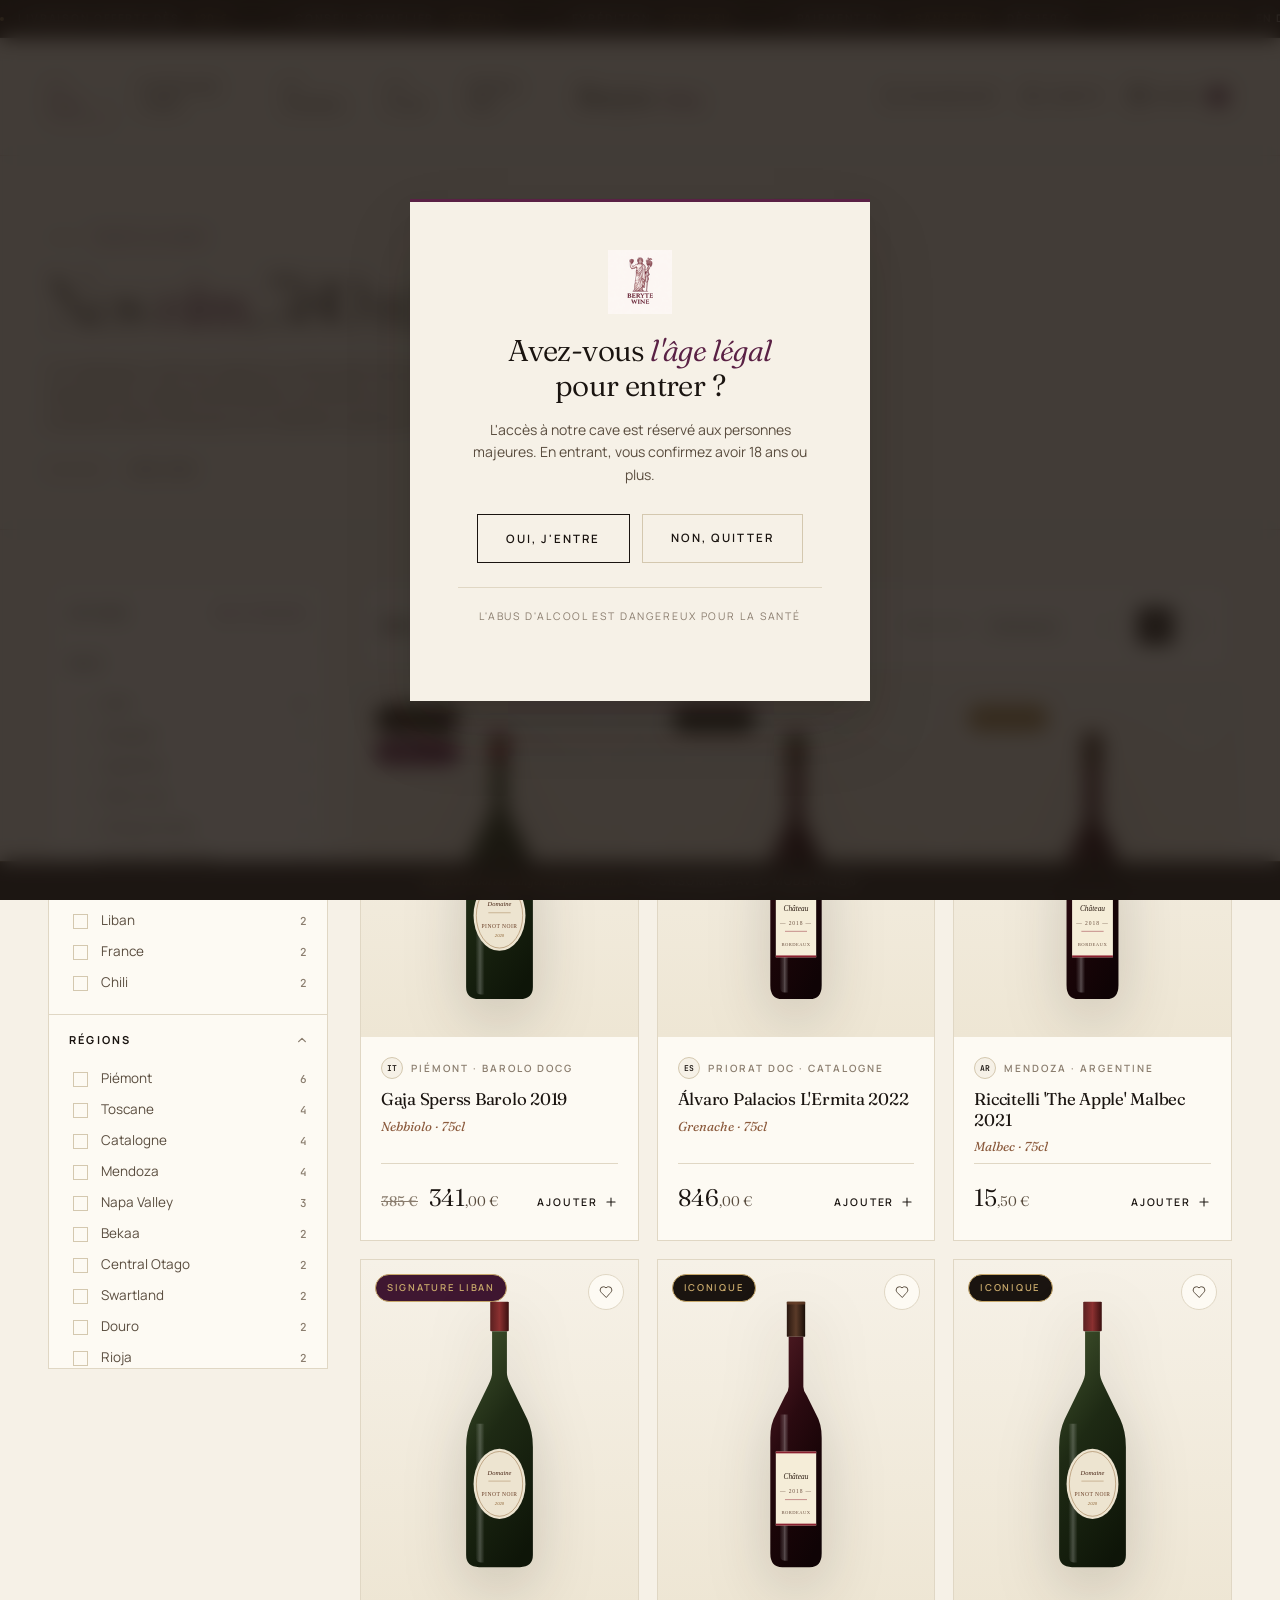
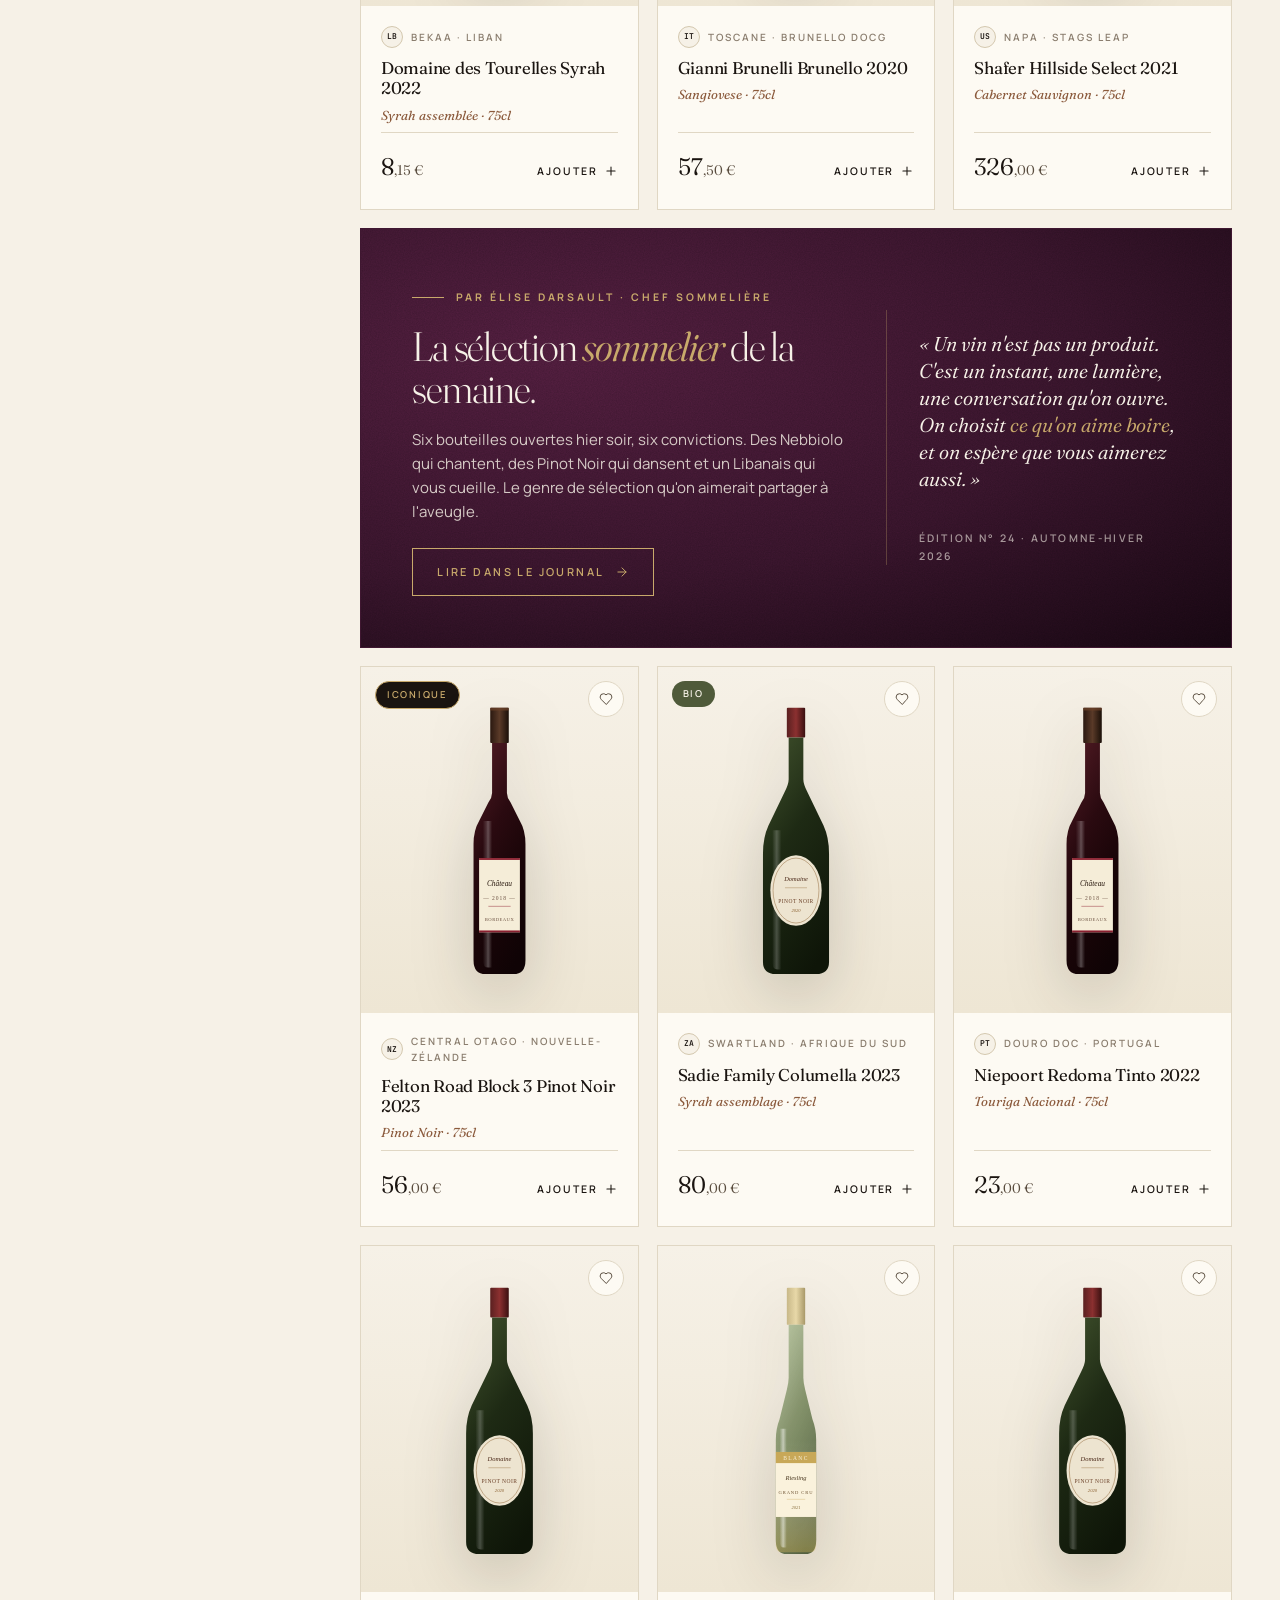
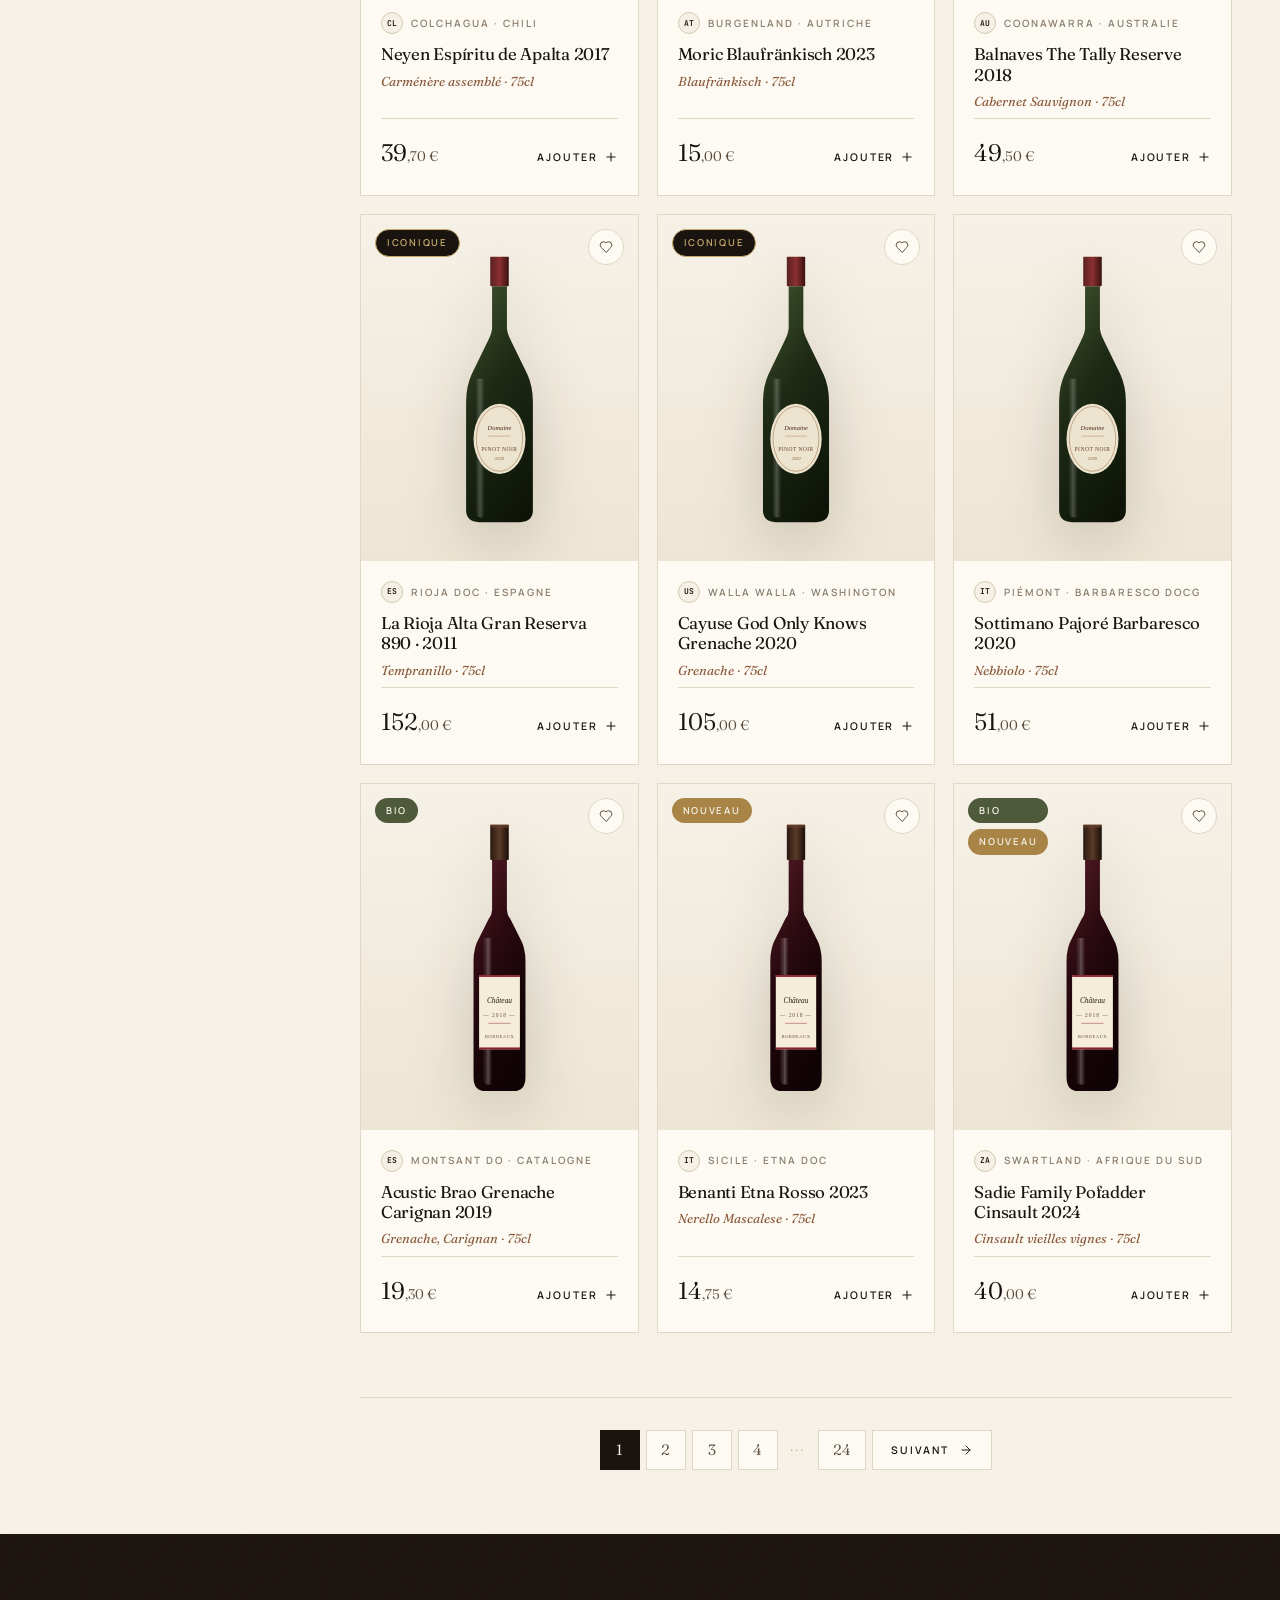
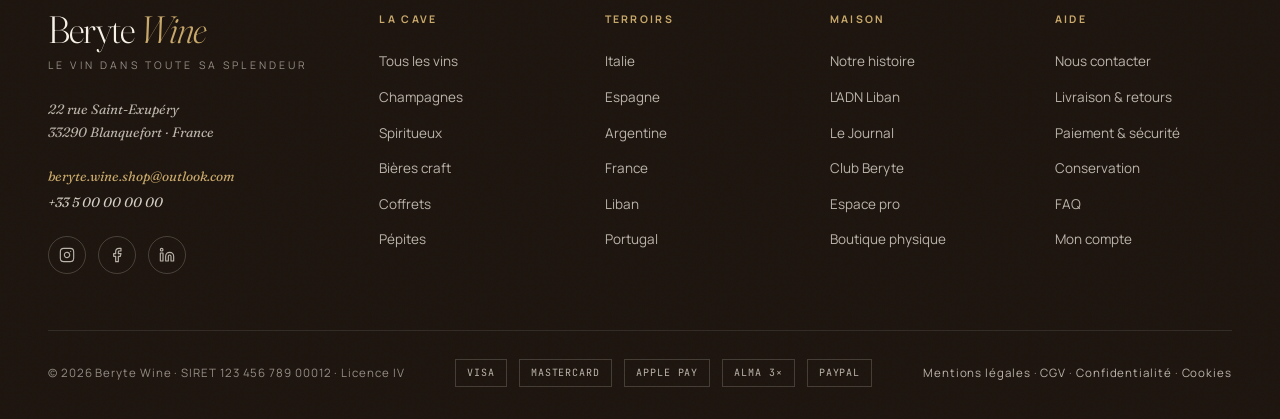
<file: nos-vins.html>
<!DOCTYPE html>
<html lang="fr">
<head>
<meta charset="UTF-8">
<meta name="viewport" content="width=device-width, initial-scale=1, viewport-fit=cover">
<meta name="theme-color" content="#1A1410">
<meta name="description" content="Nos vins · catalogue complet Beryte Wine. 380 références sélectionnées, de l'Italie à l'Argentine, du Priorat à la Bekaa libanaise. Caviste indépendant à Blanquefort.">
<title>Nos vins · Catalogue · Beryte Wine</title>
<link rel="stylesheet" href="shared.css">
<link rel="icon" type="image/png" href="assets/logo.png">
<style>
/* =====================================================
   NOS VINS · styles spécifiques catalogue
   ===================================================== */

/* ========== PAGE HEADER (hero catalogue) ========== */
.cat-hero {
  padding: clamp(40px, 5vw, 80px) 0 clamp(32px, 4vw, 56px);
  border-bottom: 1px solid var(--c-border);
  background: var(--c-cream);
}
.cat-hero .eyebrow { margin-bottom: 22px; }
.cat-hero h1 { margin-bottom: 24px; max-width: 16ch; }
.cat-hero .lead { margin-bottom: 28px; max-width: 58ch; }
.cat-hero .breadcrumb {
  font-size: 10.5px;
  letter-spacing: 0.18em;
  text-transform: uppercase;
  color: var(--c-ink-3);
  font-weight: 600;
  font-feature-settings: 'smcp';
  display: flex;
  align-items: center;
  gap: 10px;
  flex-wrap: wrap;
}
.cat-hero .breadcrumb a { color: var(--c-ink-3); transition: color var(--t-fast) var(--ease); }
.cat-hero .breadcrumb a:hover { color: var(--c-purple); }
.cat-hero .breadcrumb .sep { color: var(--c-gold); }
.cat-hero .breadcrumb .current { color: var(--c-ink); }

/* ========== SHOP LAYOUT ========== */
.shop-wrap {
  padding: clamp(32px, 4vw, 56px) 0 clamp(40px, 5vw, 72px);
}
.shop-grid {
  display: grid;
  grid-template-columns: 280px 1fr;
  gap: 32px;
  align-items: flex-start;
}

/* ========== FILTER RAIL ========== */
.filter-rail {
  position: sticky;
  top: 88px;
  background: var(--c-white);
  border: 1px solid var(--c-border);
  padding: 4px 0 0;
  max-height: calc(100vh - 112px);
  overflow-y: auto;
  scrollbar-width: thin;
  scrollbar-color: var(--c-border-3) transparent;
}
.filter-rail::-webkit-scrollbar { width: 6px; }
.filter-rail::-webkit-scrollbar-thumb { background: var(--c-border-3); }

.filter-rail .rail-head {
  display: flex;
  justify-content: space-between;
  align-items: center;
  padding: 18px 20px 16px;
  border-bottom: 1px solid var(--c-border);
}
.filter-rail .rail-head .t {
  font-size: 11px;
  font-weight: 700;
  letter-spacing: 0.22em;
  text-transform: uppercase;
  color: var(--c-ink);
  font-feature-settings: 'smcp';
}
.filter-rail .rail-head .reset {
  font-size: 10.5px;
  letter-spacing: 0.16em;
  text-transform: uppercase;
  color: var(--c-purple);
  font-weight: 600;
  font-feature-settings: 'smcp';
}
.filter-rail .rail-head .reset:hover { text-decoration: underline; }

.filter-rail .mobile-close {
  display: none;
  width: 32px; height: 32px;
  align-items: center;
  justify-content: center;
  border: 1px solid var(--c-border);
  color: var(--c-ink);
}

/* Accordion */
.filter-sec {
  border-bottom: 1px solid var(--c-border);
}
.filter-sec > summary {
  list-style: none;
  display: flex;
  justify-content: space-between;
  align-items: center;
  padding: 16px 20px;
  cursor: pointer;
  font-size: 11px;
  font-weight: 700;
  letter-spacing: 0.2em;
  text-transform: uppercase;
  color: var(--c-ink);
  font-feature-settings: 'smcp';
  transition: background var(--t-fast) var(--ease);
}
.filter-sec > summary:hover { background: var(--c-cream); }
.filter-sec > summary::-webkit-details-marker { display: none; }
.filter-sec > summary::marker { display: none; content: ''; }
.filter-sec > summary .chev {
  width: 10px; height: 10px;
  color: var(--c-ink-3);
  transition: transform var(--t-med) var(--ease);
}
.filter-sec[open] > summary .chev { transform: rotate(180deg); }
.filter-sec .opts {
  padding: 4px 20px 20px;
  display: flex;
  flex-direction: column;
  gap: 10px;
}
.filter-opt {
  display: flex;
  justify-content: space-between;
  align-items: center;
  font-size: 13.5px;
  color: var(--c-ink-2);
  cursor: pointer;
  line-height: 1.3;
  transition: color var(--t-fast) var(--ease);
}
.filter-opt:hover { color: var(--c-ink); }
.filter-opt .left { display: flex; align-items: center; gap: 10px; }
.filter-opt input[type="checkbox"],
.filter-opt input[type="radio"] {
  appearance: none;
  -webkit-appearance: none;
  width: 15px; height: 15px;
  border: 1px solid var(--c-border-2);
  background: var(--c-white);
  display: inline-block;
  flex-shrink: 0;
  position: relative;
  cursor: pointer;
  transition: all var(--t-fast) var(--ease);
}
.filter-opt input[type="checkbox"]:checked,
.filter-opt input[type="radio"]:checked {
  background: var(--c-purple);
  border-color: var(--c-purple);
}
.filter-opt input[type="checkbox"]:checked::after {
  content: '';
  position: absolute;
  top: 2px; left: 5px;
  width: 3px; height: 7px;
  border: solid var(--c-cream);
  border-width: 0 1.5px 1.5px 0;
  transform: rotate(45deg);
}
.filter-opt .count {
  font-family: var(--ff-mono);
  font-size: 11px;
  color: var(--c-ink-3);
  font-weight: 500;
}

/* Color swatches row */
.color-opts { display: flex; flex-wrap: wrap; gap: 8px; }
.color-chip {
  display: inline-flex;
  align-items: center;
  gap: 7px;
  padding: 7px 12px;
  border: 1px solid var(--c-border);
  background: var(--c-white);
  font-size: 11.5px;
  color: var(--c-ink-2);
  cursor: pointer;
  transition: all var(--t-fast) var(--ease);
  font-feature-settings: 'smcp';
  letter-spacing: 0.04em;
}
.color-chip:hover { border-color: var(--c-ink-3); color: var(--c-ink); }
.color-chip.is-on { background: var(--c-ink); color: var(--c-cream); border-color: var(--c-ink); }
.color-chip .dot {
  width: 9px; height: 9px;
  border-radius: 50%;
  display: inline-block;
  border: 1px solid rgba(0,0,0,.1);
}
.color-chip .dot.rouge   { background: #6E1F2E; }
.color-chip .dot.blanc   { background: #EFE3B5; }
.color-chip .dot.rose    { background: #E2A8AC; }
.color-chip .dot.effer   { background: linear-gradient(135deg, #F2E5B8 0%, #E8C98A 100%); }

/* Price slider visual */
.price-slider {
  position: relative;
  height: 32px;
  margin: 4px 0 12px;
}
.price-slider .track {
  position: absolute;
  left: 0; right: 0; top: 14px;
  height: 2px;
  background: var(--c-border-2);
}
.price-slider .fill {
  position: absolute;
  left: 18%; right: 32%; top: 14px;
  height: 2px;
  background: var(--c-purple);
}
.price-slider .handle {
  position: absolute;
  top: 9px;
  width: 12px; height: 12px;
  border-radius: 50%;
  background: var(--c-cream);
  border: 1.5px solid var(--c-purple);
  cursor: grab;
}
.price-slider .handle.h1 { left: calc(18% - 6px); }
.price-slider .handle.h2 { left: calc(68% - 6px); }
.price-range-labels {
  display: flex;
  justify-content: space-between;
  font-family: var(--ff-mono);
  font-size: 10.5px;
  color: var(--c-ink-3);
  margin-bottom: 10px;
}

/* Pills labels chooser */
.pill-filters { display: flex; flex-wrap: wrap; gap: 8px; }
.pill-filter {
  display: inline-flex;
  align-items: center;
  gap: 6px;
  padding: 6px 12px;
  border-radius: var(--r-pill);
  border: 1px solid var(--c-border-2);
  font-size: 10.5px;
  font-weight: 600;
  letter-spacing: 0.14em;
  text-transform: uppercase;
  color: var(--c-ink-2);
  font-feature-settings: 'smcp';
  cursor: pointer;
  transition: all var(--t-fast) var(--ease);
  background: var(--c-white);
}
.pill-filter:hover { border-color: var(--c-purple); color: var(--c-purple); }
.pill-filter.is-on { background: var(--c-purple); color: var(--c-cream); border-color: var(--c-purple); }

/* ========== TOOLBAR ========== */
.toolbar {
  display: flex;
  justify-content: space-between;
  align-items: center;
  gap: 16px;
  padding: 16px 20px;
  background: var(--c-white);
  border: 1px solid var(--c-border);
  margin-bottom: 20px;
  flex-wrap: wrap;
}
.toolbar .count-txt {
  font-size: 13.5px;
  color: var(--c-ink-2);
}
.toolbar .count-txt strong {
  font-family: var(--ff-display);
  font-weight: 400;
  font-size: 17px;
  color: var(--c-ink);
  font-variant-numeric: oldstyle-nums;
  letter-spacing: -0.01em;
  margin-right: 4px;
}
.toolbar .tb-right {
  display: flex;
  align-items: center;
  gap: 14px;
  flex-wrap: wrap;
}
.toolbar .sort-wrap {
  display: flex;
  align-items: center;
  gap: 10px;
}
.toolbar .sort-wrap label {
  font-size: 10.5px;
  letter-spacing: 0.18em;
  text-transform: uppercase;
  color: var(--c-ink-3);
  font-weight: 600;
  font-feature-settings: 'smcp';
}
.toolbar select.sort {
  padding: 8px 32px 8px 12px;
  border: 1px solid var(--c-border);
  background: var(--c-white);
  font-size: 13px;
  color: var(--c-ink);
  background-image: url("data:image/svg+xml;utf8,<svg xmlns='http://www.w3.org/2000/svg' width='10' height='6' viewBox='0 0 10 6'><path d='M1 1l4 4 4-4' fill='none' stroke='%235A4D3F' stroke-width='1.2'/></svg>");
  background-repeat: no-repeat;
  background-position: right 12px center;
  min-height: 36px;
  appearance: none;
  -webkit-appearance: none;
  cursor: pointer;
}
.toolbar select.sort:focus { outline: none; border-color: var(--c-purple); }

.view-toggle {
  display: inline-flex;
  border: 1px solid var(--c-border);
  background: var(--c-white);
}
.view-toggle button {
  width: 36px; height: 36px;
  display: inline-flex;
  align-items: center;
  justify-content: center;
  color: var(--c-ink-3);
  transition: all var(--t-fast) var(--ease);
  border-right: 1px solid var(--c-border);
}
.view-toggle button:last-child { border-right: none; }
.view-toggle button.is-on { background: var(--c-ink); color: var(--c-cream); }
.view-toggle svg { width: 15px; height: 15px; }

.filter-open-mobile {
  display: none;
  align-items: center;
  gap: 10px;
  padding: 10px 16px;
  border: 1px solid var(--c-ink);
  background: var(--c-ink);
  color: var(--c-cream);
  font-size: 10.5px;
  letter-spacing: 0.18em;
  text-transform: uppercase;
  font-weight: 600;
  font-feature-settings: 'smcp';
}
.filter-open-mobile svg { width: 14px; height: 14px; }

/* ========== GRID ========== */
.products-grid {
  display: grid;
  grid-template-columns: repeat(3, 1fr);
  gap: 18px;
}

/* ========== EDITORIAL PUSH ========== */
.ed-push {
  grid-column: 1 / -1;
  position: relative;
  background: radial-gradient(ellipse at 22% 30%, var(--c-purple) 0%, var(--c-purple-deep) 55%, #1A0814 100%);
  color: var(--c-cream);
  padding: clamp(32px, 4vw, 56px);
  overflow: hidden;
  display: grid;
  grid-template-columns: 1.2fr .8fr;
  gap: 32px;
  align-items: center;
  border: 1px solid var(--c-purple-deep);
  text-decoration: none;
}
.ed-push::after {
  content: "";
  position: absolute; inset: 0;
  background-image: url("data:image/svg+xml;utf8,<svg xmlns='http://www.w3.org/2000/svg' width='240' height='240'><filter id='n'><feTurbulence type='fractalNoise' baseFrequency='.85' numOctaves='2' stitchTiles='stitch'/><feColorMatrix values='0 0 0 0 0 0 0 0 0 0 0 0 0 0 0 0 0 0 .55 0'/></filter><rect width='240' height='240' filter='url(%23n)'/></svg>");
  mix-blend-mode: overlay;
  opacity: .4;
  pointer-events: none;
}
.ed-push > * { position: relative; z-index: 2; }
.ed-push .ey {
  font-size: 10.5px;
  font-weight: 700;
  letter-spacing: 0.28em;
  text-transform: uppercase;
  color: var(--c-gold);
  margin-bottom: 20px;
  display: inline-flex;
  align-items: center;
  gap: 12px;
  font-feature-settings: 'smcp';
}
.ed-push .ey::before {
  content: "";
  width: 32px; height: 1px;
  background: var(--c-gold);
}
.ed-push h3 {
  font-family: var(--ff-display);
  font-size: clamp(28px, 3.2vw, 44px);
  font-weight: 300;
  line-height: 1.02;
  letter-spacing: -0.03em;
  color: var(--c-cream);
  font-variation-settings: 'opsz' 96;
  margin-bottom: 18px;
  max-width: 18ch;
}
.ed-push h3 em { color: var(--c-gold); font-weight: 350; }
.ed-push p {
  color: rgba(246,241,231,.82);
  font-size: 15px;
  line-height: 1.6;
  margin-bottom: 24px;
  max-width: 48ch;
}
.ed-push .ed-cta {
  display: inline-flex;
  align-items: center;
  gap: 10px;
  padding: 14px 24px;
  border: 1px solid var(--c-gold);
  color: var(--c-gold);
  font-size: 11px;
  letter-spacing: 0.22em;
  text-transform: uppercase;
  font-weight: 600;
  font-feature-settings: 'smcp';
  transition: all var(--t-med) var(--ease);
}
.ed-push .ed-cta:hover { background: var(--c-gold); color: var(--c-ink); }
.ed-push .ed-cta svg { width: 14px; height: 14px; }
.ed-push .ed-side {
  display: flex;
  flex-direction: column;
  gap: 14px;
  padding-left: 32px;
  border-left: 1px solid rgba(200,169,107,.3);
}
.ed-push .ed-side .qt {
  font-family: var(--ff-display);
  font-style: italic;
  font-size: 20px;
  font-weight: 350;
  line-height: 1.35;
  color: var(--c-cream);
  font-variation-settings: 'opsz' 48;
}
.ed-push .ed-side .qt em { color: var(--c-gold); }
.ed-push .ed-side .by {
  font-size: 10.5px;
  letter-spacing: 0.22em;
  text-transform: uppercase;
  color: rgba(246,241,231,.6);
  font-weight: 600;
  font-feature-settings: 'smcp';
}

/* ========== PAGINATION ========== */
.pagination {
  display: flex;
  justify-content: center;
  align-items: center;
  gap: 6px;
  margin-top: clamp(40px, 5vw, 64px);
  padding-top: 32px;
  border-top: 1px solid var(--c-border);
  flex-wrap: wrap;
}
.pagination a, .pagination span {
  min-width: 40px;
  height: 40px;
  padding: 0 14px;
  display: inline-flex;
  align-items: center;
  justify-content: center;
  border: 1px solid var(--c-border);
  background: var(--c-white);
  color: var(--c-ink-2);
  font-family: var(--ff-display);
  font-size: 15px;
  font-variant-numeric: oldstyle-nums;
  font-weight: 350;
  transition: all var(--t-fast) var(--ease);
}
.pagination a:hover { border-color: var(--c-ink); color: var(--c-ink); }
.pagination .is-current {
  background: var(--c-ink);
  color: var(--c-cream);
  border-color: var(--c-ink);
}
.pagination .gap {
  border: none;
  background: none;
  color: var(--c-gold);
  font-family: var(--ff-body);
  min-width: 20px;
  padding: 0 6px;
  letter-spacing: 0.15em;
}
.pagination .next {
  gap: 10px;
  padding: 0 18px;
  font-family: var(--ff-body);
  font-size: 10.5px;
  letter-spacing: 0.2em;
  text-transform: uppercase;
  font-weight: 600;
  font-feature-settings: 'smcp';
  color: var(--c-ink);
}
.pagination .next:hover { background: var(--c-ink); color: var(--c-cream); }
.pagination .next svg { width: 14px; height: 14px; }

/* ========== LIST VIEW (when toggled) ========== */
.products-grid.is-list { grid-template-columns: 1fr; }
.products-grid.is-list .pcard { flex-direction: row; }
.products-grid.is-list .pcard .media { width: 180px; flex-shrink: 0; aspect-ratio: auto; }
.products-grid.is-list .pcard .body { padding: 20px 24px; }

/* ========== MOBILE BOTTOM SHEET ========== */
.filter-backdrop {
  display: none;
  position: fixed;
  inset: 0;
  background: rgba(26,20,16,.55);
  z-index: 60;
  backdrop-filter: blur(4px);
}
.filter-backdrop.is-open { display: block; animation: fadeIn .25s var(--ease); }
@keyframes fadeIn { from { opacity: 0; } to { opacity: 1; } }

/* ========== RESPONSIVE ========== */
@media (max-width: 1024px) {
  .shop-grid { grid-template-columns: 1fr; }
  .products-grid { grid-template-columns: repeat(2, 1fr); }
  .ed-push { grid-template-columns: 1fr; }
  .ed-push .ed-side { padding-left: 0; padding-top: 20px; border-left: none; border-top: 1px solid rgba(200,169,107,.3); }
  .filter-open-mobile { display: inline-flex; }
  .filter-rail {
    position: fixed;
    left: 0; right: 0; bottom: 0;
    top: auto;
    z-index: 70;
    max-height: 80vh;
    transform: translateY(100%);
    transition: transform var(--t-med) var(--ease);
    border: none;
    border-top: 3px solid var(--c-purple);
    box-shadow: var(--shadow-xl);
  }
  .filter-rail.is-open { transform: translateY(0); }
  .filter-rail .mobile-close { display: inline-flex; }
}
@media (max-width: 680px) {
  .products-grid { grid-template-columns: 1fr; }
  .toolbar { padding: 12px 16px; gap: 12px; }
  .toolbar .count-txt strong { font-size: 15px; }
  .cat-hero h1 { font-size: clamp(36px, 9vw, 52px); }
  .pagination a, .pagination span { min-width: 36px; height: 36px; font-size: 14px; }
}
</style>
</head>
<body>

<!-- ================================================================
     TEMPLATE: template-parts/age-gate.php
     Age verification (18+). WP: hook into woocommerce-age-gate plugin
     ================================================================ -->
<div class="age-gate" id="ageGate" role="dialog" aria-labelledby="ageGateTitle" aria-modal="true">
  <div class="age-gate-card">
    <div class="logo-wrap"><img src="assets/logo.png" alt="Beryte Wine"></div>
    <h2 id="ageGateTitle">Avez-vous <em>l'âge légal</em><br>pour entrer ?</h2>
    <p>L'accès à notre cave est réservé aux personnes majeures. En entrant, vous confirmez avoir 18 ans ou plus.</p>
    <div class="actions">
      <button type="button" class="btn btn--line" onclick="document.getElementById('ageGate').style.display='none'; try{localStorage.setItem('beryte_age_ok','1');}catch(e){}">Oui, j'entre</button>
      <a href="https://www.google.com" class="btn btn--ghost" style="color:var(--c-ink); border-color:var(--c-border-2)">Non, quitter</a>
    </div>
    <p class="evin-note">L'abus d'alcool est dangereux pour la santé</p>
  </div>
</div>

<!-- ================================================================
     TEMPLATE: header.php
     Top ticker + sticky header + util nav
     ================================================================ -->
<div class="ticker" aria-hidden="true">
  <div class="ticker-track">
    <span><span class="ticker-dot"></span>Livraison offerte dès <em>120 €</em></span>
    <span><span class="ticker-dot"></span>Conseil sommelier <em>gratuit</em></span>
    <span><span class="ticker-dot"></span>Expédition <em>sous 48h</em></span>
    <span><span class="ticker-dot"></span>Paiement en <em>3× sans frais</em> dès 150 €</span>
    <span><span class="ticker-dot"></span><em>120+ domaines</em> en direct</span>
    <span><span class="ticker-dot"></span>Caviste indépendant <em>Blanquefort · 33</em></span>
    <!-- Duplication pour la boucle infinie -->
    <span><span class="ticker-dot"></span>Livraison offerte dès <em>120 €</em></span>
    <span><span class="ticker-dot"></span>Conseil sommelier <em>gratuit</em></span>
    <span><span class="ticker-dot"></span>Expédition <em>sous 48h</em></span>
    <span><span class="ticker-dot"></span>Paiement en <em>3× sans frais</em> dès 150 €</span>
    <span><span class="ticker-dot"></span><em>120+ domaines</em> en direct</span>
    <span><span class="ticker-dot"></span>Caviste indépendant <em>Blanquefort · 33</em></span>
  </div>
</div>

<header class="site-header" role="banner">
  <div class="inner">
    <nav class="nav-main" aria-label="Navigation principale">
      <ul class="menu primary-menu">
        <li class="menu-item menu-item-has-children">
          <a href="nos-vins.html" class="is-active">La Cave
            <svg class="chev" viewBox="0 0 24 24" fill="none" stroke="currentColor" stroke-width="2" stroke-linecap="round" stroke-linejoin="round"><path d="m6 9 6 6 6-6"/></svg>
          </a>
          <div class="mega">
            <div class="feature">
              <span class="eyebrow">Édition d'hiver</span>
              <h5>Notre <em>sélection</em><br>Automne · Hiver 2026</h5>
              <p>420 cuvées choisies, 120 domaines en direct producteur, 18 pays.</p>
              <a href="nos-vins.html" class="mega-cta">Parcourir toute la cave</a>
            </div>
            <div>
              <h6>Par famille</h6>
              <ul>
                <li><a href="nos-vins.html">Tous les vins</a></li>
                <li><a href="nos-vins.html?cat=rouges">Rouges</a></li>
                <li><a href="nos-vins.html?cat=blancs">Blancs</a></li>
                <li><a href="nos-vins.html?cat=roses">Rosés</a></li>
                <li><a href="nos-vins.html?cat=champagnes">Champagnes</a></li>
                <li><a href="nos-vins.html?cat=spiritueux">Spiritueux</a></li>
                <li><a href="nos-vins.html?cat=bieres">Bières craft</a></li>
              </ul>
            </div>
            <div>
              <h6>Par terroir</h6>
              <ul>
                <li><a href="nos-vins.html?pays=italie">Italie <em>· 128</em></a></li>
                <li><a href="nos-vins.html?pays=espagne">Espagne <em>· 72</em></a></li>
                <li><a href="nos-vins.html?pays=france">France <em>· 54</em></a></li>
                <li><a href="nos-vins.html?pays=argentine">Argentine <em>· 38</em></a></li>
                <li><a href="liban.html">Liban <em>· 24</em></a></li>
                <li><a href="nos-vins.html?pays=portugal">Portugal <em>· 19</em></a></li>
                <li><a href="nos-vins.html">Voir tous les pays →</a></li>
              </ul>
            </div>
          </div>
        </li>
        <li class="menu-item"><a href="liban.html" >Signature Liban</a></li>
        <li class="menu-item"><a href="journal.html">Le Journal</a></li>
        <li class="menu-item"><a href="en-preparation.html">Le Club</a></li>
        <li class="menu-item"><a href="pro.html" >Espace pro</a></li>
      </ul>
    </nav>

    <a href="index.html" class="logo" aria-label="Beryte Wine · retour à l'accueil">
      <span class="beryte">Beryte</span>
      <span class="wine">Wine</span>
    </a>

    <div class="util-nav">
      <button type="button" aria-label="Rechercher">
        <svg viewBox="0 0 24 24" fill="none" stroke="currentColor" stroke-width="1.7" stroke-linecap="round" stroke-linejoin="round"><circle cx="11" cy="11" r="7"/><path d="m21 21-4.3-4.3"/></svg>
        <span class="hidden-mobile">Rechercher</span>
      </button>
      <a href="en-preparation.html" aria-label="Connexion">
        <svg viewBox="0 0 24 24" fill="none" stroke="currentColor" stroke-width="1.7" stroke-linecap="round" stroke-linejoin="round"><path d="M20 21v-2a4 4 0 0 0-4-4H8a4 4 0 0 0-4 4v2"/><circle cx="12" cy="7" r="4"/></svg>
        <span class="hidden-mobile">Compte</span>
      </a>
      <button type="button" class="cart-toggle" aria-label="Panier">
        <svg viewBox="0 0 24 24" fill="none" stroke="currentColor" stroke-width="1.7" stroke-linecap="round" stroke-linejoin="round"><path d="M6 2 3 6v14a2 2 0 0 0 2 2h14a2 2 0 0 0 2-2V6l-3-4Z"/><path d="M3 6h18"/><path d="M16 10a4 4 0 0 1-8 0"/></svg>
        <span class="hidden-mobile">Panier</span>
        <span class="cart-count" id="cartCount">2</span>
      </button>
      <button class="burger" type="button" aria-label="Menu" aria-expanded="false"><span></span></button>
    </div>
  </div>
</header>

<!-- TEMPLATE: template-parts/mobile-drawer.php -->
<aside class="mobile-drawer" id="mobileDrawer" aria-hidden="true">
  <div class="mobile-drawer-inner">
    <span class="eyebrow">Navigation</span>
    <ul class="menu">
      <li><a href="nos-vins.html"><span class="num">I</span>La <em>Cave</em></a></li>
      <li><a href="nos-vins.html?cat=champagnes"><span class="num">II</span>Champagnes</a></li>
      <li><a href="nos-vins.html?cat=spiritueux"><span class="num">III</span>Spiritueux</a></li>
      <li><a href="liban.html"><span class="num">IV</span>Signature <em>Liban</em></a></li>
      <li><a href="journal.html"><span class="num">V</span>Le Journal</a></li>
      <li><a href="en-preparation.html"><span class="num">VI</span>Le <em>Club</em></a></li>
      <li><a href="pro.html"><span class="num">VII</span>Espace pro</a></li>
      <li><a href="contact.html"><span class="num">VIII</span>Nous contacter</a></li>
    </ul>
    <div class="drawer-foot">
      <div class="util-row">
        <a href="#"><svg viewBox="0 0 24 24" fill="none" stroke="currentColor" stroke-width="1.7" stroke-linecap="round" stroke-linejoin="round"><circle cx="11" cy="11" r="7"/><path d="m21 21-4.3-4.3"/></svg>Rechercher</a>
        <a href="en-preparation.html"><svg viewBox="0 0 24 24" fill="none" stroke="currentColor" stroke-width="1.7" stroke-linecap="round" stroke-linejoin="round"><path d="M20 21v-2a4 4 0 0 0-4-4H8a4 4 0 0 0-4 4v2"/><circle cx="12" cy="7" r="4"/></svg>Compte</a>
      </div>
      <div>22 rue Saint-Exupéry · 33290 Blanquefort</div>
      <div><a href="tel:+33000000000">+33 5 00 00 00 00</a> · <a href="mailto:beryte.wine.shop@outlook.com">beryte.wine.shop@outlook.com</a></div>
    </div>
  </div>
</aside>

<main id="main" role="main">

  <!-- ================================================================
       TEMPLATE: archive-product.php
       WooCommerce shop archive · page header
       ================================================================ -->
  <section class="cat-hero" data-reveal>
    <div class="container">
      <span class="eyebrow">Toute la cave</span>
      <h1 class="display-xl">Nos <em>vins</em>, 380 références.</h1>
      <p class="lead">Un catalogue vivant qui respire au rythme des récoltes. De la Bekaa libanaise aux coteaux de Mendoza, du Piémont au Priorat catalan, chaque bouteille a été choisie pour son caractère, jamais pour son étiquette.</p>
      <nav class="breadcrumb" aria-label="Fil d'Ariane">
        <a href="index.html">Accueil</a>
        <span class="sep">·</span>
        <span class="current">Nos vins</span>
      </nav>
    </div>
  </section>

  <!-- ================================================================
       TEMPLATE: archive-product.php · main shop layout
       Left sidebar (woocommerce-product-filters) + product grid
       ================================================================ -->
  <section class="shop-wrap">
    <div class="container">
      <div class="shop-grid">

        <!-- ============================================================
             FILTER RAIL · WP sidebar-shop
             ============================================================ -->
        <aside class="filter-rail widget_price_filter" id="filterRail" aria-label="Filtres du catalogue">

          <div class="rail-head">
            <span class="t">Affiner</span>
            <div style="display:flex;align-items:center;gap:12px">
              <a href="#" class="reset">Tout effacer</a>
              <button type="button" class="mobile-close" aria-label="Fermer les filtres" onclick="closeFilters()">
                <svg viewBox="0 0 24 24" width="14" height="14" fill="none" stroke="currentColor" stroke-width="1.8" stroke-linecap="round"><path d="M18 6 6 18M6 6l12 12"/></svg>
              </button>
            </div>
          </div>

          <details class="filter-sec" open>
            <summary>
              <span>Pays</span>
              <svg class="chev" viewBox="0 0 12 12" fill="none" stroke="currentColor" stroke-width="1.5" stroke-linecap="round" stroke-linejoin="round"><path d="m2 4 4 4 4-4"/></svg>
            </summary>
            <div class="opts">
              <label class="filter-opt"><span class="left"><input type="checkbox" name="pays" value="italie"><span>Italie</span></span><span class="count">14</span></label>
              <label class="filter-opt"><span class="left"><input type="checkbox" name="pays" value="espagne"><span>Espagne</span></span><span class="count">9</span></label>
              <label class="filter-opt"><span class="left"><input type="checkbox" name="pays" value="argentine"><span>Argentine</span></span><span class="count">4</span></label>
              <label class="filter-opt"><span class="left"><input type="checkbox" name="pays" value="usa"><span>États-Unis</span></span><span class="count">4</span></label>
              <label class="filter-opt"><span class="left"><input type="checkbox" name="pays" value="afsud"><span>Afrique du Sud</span></span><span class="count">3</span></label>
              <label class="filter-opt"><span class="left"><input type="checkbox" name="pays" value="nz"><span>Nouvelle-Zélande</span></span><span class="count">3</span></label>
              <label class="filter-opt"><span class="left"><input type="checkbox" name="pays" value="portugal"><span>Portugal</span></span><span class="count">3</span></label>
              <label class="filter-opt"><span class="left"><input type="checkbox" name="pays" value="liban"><span>Liban</span></span><span class="count">2</span></label>
              <label class="filter-opt"><span class="left"><input type="checkbox" name="pays" value="france"><span>France</span></span><span class="count">2</span></label>
              <label class="filter-opt"><span class="left"><input type="checkbox" name="pays" value="chili"><span>Chili</span></span><span class="count">2</span></label>
            </div>
          </details>

          <details class="filter-sec" open>
            <summary>
              <span>Régions</span>
              <svg class="chev" viewBox="0 0 12 12" fill="none" stroke="currentColor" stroke-width="1.5" stroke-linecap="round" stroke-linejoin="round"><path d="m2 4 4 4 4-4"/></svg>
            </summary>
            <div class="opts">
              <label class="filter-opt"><span class="left"><input type="checkbox" name="region" value="piemont"><span>Piémont</span></span><span class="count">6</span></label>
              <label class="filter-opt"><span class="left"><input type="checkbox" name="region" value="toscane"><span>Toscane</span></span><span class="count">4</span></label>
              <label class="filter-opt"><span class="left"><input type="checkbox" name="region" value="catalogne"><span>Catalogne</span></span><span class="count">4</span></label>
              <label class="filter-opt"><span class="left"><input type="checkbox" name="region" value="mendoza"><span>Mendoza</span></span><span class="count">4</span></label>
              <label class="filter-opt"><span class="left"><input type="checkbox" name="region" value="napa"><span>Napa Valley</span></span><span class="count">3</span></label>
              <label class="filter-opt"><span class="left"><input type="checkbox" name="region" value="bekaa"><span>Bekaa</span></span><span class="count">2</span></label>
              <label class="filter-opt"><span class="left"><input type="checkbox" name="region" value="otago"><span>Central Otago</span></span><span class="count">2</span></label>
              <label class="filter-opt"><span class="left"><input type="checkbox" name="region" value="swartland"><span>Swartland</span></span><span class="count">2</span></label>
              <label class="filter-opt"><span class="left"><input type="checkbox" name="region" value="douro"><span>Douro</span></span><span class="count">2</span></label>
              <label class="filter-opt"><span class="left"><input type="checkbox" name="region" value="rioja"><span>Rioja</span></span><span class="count">2</span></label>
            </div>
          </details>

          <details class="filter-sec" open>
            <summary>
              <span>Couleur</span>
              <svg class="chev" viewBox="0 0 12 12" fill="none" stroke="currentColor" stroke-width="1.5" stroke-linecap="round" stroke-linejoin="round"><path d="m2 4 4 4 4-4"/></svg>
            </summary>
            <div class="opts">
              <div class="color-opts">
                <button type="button" class="color-chip is-on"><span class="dot rouge"></span>Rouge</button>
                <button type="button" class="color-chip"><span class="dot blanc"></span>Blanc</button>
                <button type="button" class="color-chip"><span class="dot rose"></span>Rosé</button>
                <button type="button" class="color-chip"><span class="dot effer"></span>Effervescent</button>
              </div>
            </div>
          </details>

          <details class="filter-sec">
            <summary>
              <span>Cépage</span>
              <svg class="chev" viewBox="0 0 12 12" fill="none" stroke="currentColor" stroke-width="1.5" stroke-linecap="round" stroke-linejoin="round"><path d="m2 4 4 4 4-4"/></svg>
            </summary>
            <div class="opts">
              <label class="filter-opt"><span class="left"><input type="checkbox" name="cepage" value="nebbiolo"><span>Nebbiolo</span></span><span class="count">5</span></label>
              <label class="filter-opt"><span class="left"><input type="checkbox" name="cepage" value="grenache"><span>Grenache</span></span><span class="count">5</span></label>
              <label class="filter-opt"><span class="left"><input type="checkbox" name="cepage" value="pinot"><span>Pinot Noir</span></span><span class="count">5</span></label>
              <label class="filter-opt"><span class="left"><input type="checkbox" name="cepage" value="malbec"><span>Malbec</span></span><span class="count">3</span></label>
              <label class="filter-opt"><span class="left"><input type="checkbox" name="cepage" value="sangiovese"><span>Sangiovese</span></span><span class="count">3</span></label>
              <label class="filter-opt"><span class="left"><input type="checkbox" name="cepage" value="syrah"><span>Syrah</span></span><span class="count">3</span></label>
              <label class="filter-opt"><span class="left"><input type="checkbox" name="cepage" value="tempranillo"><span>Tempranillo</span></span><span class="count">3</span></label>
              <label class="filter-opt"><span class="left"><input type="checkbox" name="cepage" value="mencia"><span>Mencia</span></span><span class="count">2</span></label>
            </div>
          </details>

          <details class="filter-sec" open>
            <summary>
              <span>Prix</span>
              <svg class="chev" viewBox="0 0 12 12" fill="none" stroke="currentColor" stroke-width="1.5" stroke-linecap="round" stroke-linejoin="round"><path d="m2 4 4 4 4-4"/></svg>
            </summary>
            <div class="opts">
              <div class="price-slider" aria-hidden="true">
                <div class="track"></div>
                <div class="fill"></div>
                <div class="handle h1"></div>
                <div class="handle h2"></div>
              </div>
              <div class="price-range-labels">
                <span>15 €</span>
                <span>280 €</span>
              </div>
              <label class="filter-opt"><span class="left"><input type="checkbox" name="prix" value="0-15"><span>Moins de 15 €</span></span><span class="count">9</span></label>
              <label class="filter-opt"><span class="left"><input type="checkbox" name="prix" value="15-30"><span>15 · 30 €</span></span><span class="count">16</span></label>
              <label class="filter-opt"><span class="left"><input type="checkbox" name="prix" value="30-50"><span>30 · 50 €</span></span><span class="count">11</span></label>
              <label class="filter-opt"><span class="left"><input type="checkbox" name="prix" value="50-100"><span>50 · 100 €</span></span><span class="count">7</span></label>
              <label class="filter-opt"><span class="left"><input type="checkbox" name="prix" value="100plus"><span>Plus de 100 €</span></span><span class="count">5</span></label>
            </div>
          </details>

          <details class="filter-sec">
            <summary>
              <span>Millésime</span>
              <svg class="chev" viewBox="0 0 12 12" fill="none" stroke="currentColor" stroke-width="1.5" stroke-linecap="round" stroke-linejoin="round"><path d="m2 4 4 4 4-4"/></svg>
            </summary>
            <div class="opts">
              <label class="filter-opt"><span class="left"><input type="checkbox" name="mill" value="2024"><span>2024</span></span><span class="count">3</span></label>
              <label class="filter-opt"><span class="left"><input type="checkbox" name="mill" value="2023"><span>2023</span></span><span class="count">7</span></label>
              <label class="filter-opt"><span class="left"><input type="checkbox" name="mill" value="2022"><span>2022</span></span><span class="count">10</span></label>
              <label class="filter-opt"><span class="left"><input type="checkbox" name="mill" value="2021"><span>2021</span></span><span class="count">6</span></label>
              <label class="filter-opt"><span class="left"><input type="checkbox" name="mill" value="2020"><span>2020</span></span><span class="count">9</span></label>
              <label class="filter-opt"><span class="left"><input type="checkbox" name="mill" value="2019"><span>2019</span></span><span class="count">4</span></label>
              <label class="filter-opt"><span class="left"><input type="checkbox" name="mill" value="2018"><span>2018</span></span><span class="count">5</span></label>
            </div>
          </details>

          <details class="filter-sec" open>
            <summary>
              <span>Labels</span>
              <svg class="chev" viewBox="0 0 12 12" fill="none" stroke="currentColor" stroke-width="1.5" stroke-linecap="round" stroke-linejoin="round"><path d="m2 4 4 4 4-4"/></svg>
            </summary>
            <div class="opts">
              <div class="pill-filters">
                <button type="button" class="pill-filter">Bio</button>
                <button type="button" class="pill-filter is-on">Iconique</button>
                <button type="button" class="pill-filter">Nouveau</button>
                <button type="button" class="pill-filter">Rare</button>
                <button type="button" class="pill-filter">Magnum</button>
              </div>
            </div>
          </details>

        </aside>

        <!-- ============================================================
             PRODUCT CONTENT · woocommerce
             ============================================================ -->
        <div class="shop-content">

          <div class="toolbar woocommerce-notices-wrapper" data-reveal>
            <button type="button" class="filter-open-mobile" onclick="openFilters()">
              <svg viewBox="0 0 24 24" fill="none" stroke="currentColor" stroke-width="1.8" stroke-linecap="round" stroke-linejoin="round"><path d="M3 6h18M6 12h12M10 18h4"/></svg>
              Filtrer
            </button>
            <p class="count-txt woocommerce-result-count"><strong>380</strong>références trouvées</p>
            <div class="tb-right">
              <div class="sort-wrap">
                <label for="sort">Trier par</label>
                <select id="sort" class="sort orderby" name="orderby">
                  <option value="pertinence">Pertinence</option>
                  <option value="price">Prix croissant</option>
                  <option value="price-desc">Prix décroissant</option>
                  <option value="vintage">Millésime</option>
                  <option value="date">Nouveautés</option>
                </select>
              </div>
              <div class="view-toggle" role="group" aria-label="Vue">
                <button type="button" class="is-on" aria-label="Grille" onclick="setView('grid', this)">
                  <svg viewBox="0 0 24 24" fill="none" stroke="currentColor" stroke-width="1.8" stroke-linecap="round" stroke-linejoin="round"><rect x="3" y="3" width="7" height="7"/><rect x="14" y="3" width="7" height="7"/><rect x="3" y="14" width="7" height="7"/><rect x="14" y="14" width="7" height="7"/></svg>
                </button>
                <button type="button" aria-label="Liste" onclick="setView('list', this)">
                  <svg viewBox="0 0 24 24" fill="none" stroke="currentColor" stroke-width="1.8" stroke-linecap="round" stroke-linejoin="round"><line x1="8" y1="6" x2="21" y2="6"/><line x1="8" y1="12" x2="21" y2="12"/><line x1="8" y1="18" x2="21" y2="18"/><line x1="3" y1="6" x2="3.01" y2="6"/><line x1="3" y1="12" x2="3.01" y2="12"/><line x1="3" y1="18" x2="3.01" y2="18"/></svg>
                </button>
              </div>
            </div>
          </div>

          <div class="products-grid products columns-3 woocommerce-loop" id="productsGrid">

            <!-- Product 1 · Gaja Sperss Barolo -->
            <a href="produit.html" class="pcard product type-product status-publish" data-product-id="gaja-sperss-2019">
              <div class="media">
                <div class="pill-group">
                  <span class="pill pill--iconic">Iconique</span>
                  <span class="pill pill--promo">-11%</span>
                </div>
                <button class="fave" type="button" aria-label="Ajouter aux favoris" onclick="event.preventDefault();event.stopPropagation();this.classList.toggle('is-faved')">
                  <svg viewBox="0 0 24 24" fill="none" stroke="currentColor" stroke-width="1.7" stroke-linecap="round" stroke-linejoin="round"><path d="M19 14c1.49-1.46 3-3.21 3-5.5A5.5 5.5 0 0 0 16.5 3c-1.76 0-3 .5-4.5 2-1.5-1.5-2.74-2-4.5-2A5.5 5.5 0 0 0 2 8.5c0 2.3 1.5 4.05 3 5.5l7 7Z"/></svg>
                </button>
                <img src="assets/bottle-burgundy.svg" alt="Gaja Sperss Barolo 2019" loading="lazy">
              </div>
              <div class="body">
                <div class="eyebrow-row">
                  <span class="flag">IT</span>
                  <span class="region">Piémont · Barolo DOCG</span>
                </div>
                <h3 class="woocommerce-loop-product__title woocommerce-LoopProduct-link">Gaja Sperss Barolo 2019</h3>
                <span class="pmeta">Nebbiolo · 75cl</span>
                <div class="foot">
                  <div>
                    <span class="price-old">385 €</span>
                    <span class="price woocommerce-Price-amount amount">341<span class="cents">,00 €</span></span>
                  </div>
                  <button class="atc add_to_cart_button ajax_add_to_cart" onclick="event.preventDefault();event.stopPropagation();bumpCart()">
                    Ajouter
                    <svg viewBox="0 0 24 24" fill="none" stroke="currentColor" stroke-width="1.8" stroke-linecap="round" stroke-linejoin="round"><path d="M12 5v14M5 12h14"/></svg>
                  </button>
                </div>
              </div>
            </a>

            <!-- Product 2 · Palacios L'Ermita -->
            <a href="produit.html" class="pcard product type-product status-publish" data-product-id="palacios-ermita-2022">
              <div class="media">
                <div class="pill-group">
                  <span class="pill pill--iconic">Iconique</span>
                </div>
                <button class="fave" type="button" aria-label="Ajouter aux favoris" onclick="event.preventDefault();event.stopPropagation();this.classList.toggle('is-faved')">
                  <svg viewBox="0 0 24 24" fill="none" stroke="currentColor" stroke-width="1.7" stroke-linecap="round" stroke-linejoin="round"><path d="M19 14c1.49-1.46 3-3.21 3-5.5A5.5 5.5 0 0 0 16.5 3c-1.76 0-3 .5-4.5 2-1.5-1.5-2.74-2-4.5-2A5.5 5.5 0 0 0 2 8.5c0 2.3 1.5 4.05 3 5.5l7 7Z"/></svg>
                </button>
                <img src="assets/bottle-bordeaux.svg" alt="Álvaro Palacios L'Ermita 2022" loading="lazy">
              </div>
              <div class="body">
                <div class="eyebrow-row">
                  <span class="flag">ES</span>
                  <span class="region">Priorat DOC · Catalogne</span>
                </div>
                <h3 class="woocommerce-loop-product__title woocommerce-LoopProduct-link">Álvaro Palacios L'Ermita 2022</h3>
                <span class="pmeta">Grenache · 75cl</span>
                <div class="foot">
                  <div>
                    <span class="price woocommerce-Price-amount amount">846<span class="cents">,00 €</span></span>
                  </div>
                  <button class="atc add_to_cart_button ajax_add_to_cart" onclick="event.preventDefault();event.stopPropagation();bumpCart()">
                    Ajouter
                    <svg viewBox="0 0 24 24" fill="none" stroke="currentColor" stroke-width="1.8" stroke-linecap="round" stroke-linejoin="round"><path d="M12 5v14M5 12h14"/></svg>
                  </button>
                </div>
              </div>
            </a>

            <!-- Product 3 · Riccitelli Apple Malbec (Argentine) -->
            <a href="produit.html" class="pcard product type-product status-publish" data-product-id="riccitelli-apple-malbec-2021">
              <div class="media">
                <div class="pill-group">
                  <span class="pill pill--new">Nouveau</span>
                </div>
                <button class="fave" type="button" aria-label="Ajouter aux favoris" onclick="event.preventDefault();event.stopPropagation();this.classList.toggle('is-faved')">
                  <svg viewBox="0 0 24 24" fill="none" stroke="currentColor" stroke-width="1.7" stroke-linecap="round" stroke-linejoin="round"><path d="M19 14c1.49-1.46 3-3.21 3-5.5A5.5 5.5 0 0 0 16.5 3c-1.76 0-3 .5-4.5 2-1.5-1.5-2.74-2-4.5-2A5.5 5.5 0 0 0 2 8.5c0 2.3 1.5 4.05 3 5.5l7 7Z"/></svg>
                </button>
                <img src="assets/bottle-bordeaux.svg" alt="Riccitelli The Apple Malbec 2021" loading="lazy">
              </div>
              <div class="body">
                <div class="eyebrow-row">
                  <span class="flag">AR</span>
                  <span class="region">Mendoza · Argentine</span>
                </div>
                <h3 class="woocommerce-loop-product__title woocommerce-LoopProduct-link">Riccitelli 'The Apple' Malbec 2021</h3>
                <span class="pmeta">Malbec · 75cl</span>
                <div class="foot">
                  <div>
                    <span class="price woocommerce-Price-amount amount">15<span class="cents">,50 €</span></span>
                  </div>
                  <button class="atc add_to_cart_button ajax_add_to_cart" onclick="event.preventDefault();event.stopPropagation();bumpCart()">
                    Ajouter
                    <svg viewBox="0 0 24 24" fill="none" stroke="currentColor" stroke-width="1.8" stroke-linecap="round" stroke-linejoin="round"><path d="M12 5v14M5 12h14"/></svg>
                  </button>
                </div>
              </div>
            </a>

            <!-- Product 4 · Tourelles Syrah (Liban) -->
            <a href="produit.html" class="pcard product type-product status-publish" data-product-id="tourelles-syrah-2022">
              <div class="media">
                <div class="pill-group">
                  <span class="pill pill--rare">Signature Liban</span>
                </div>
                <button class="fave" type="button" aria-label="Ajouter aux favoris" onclick="event.preventDefault();event.stopPropagation();this.classList.toggle('is-faved')">
                  <svg viewBox="0 0 24 24" fill="none" stroke="currentColor" stroke-width="1.7" stroke-linecap="round" stroke-linejoin="round"><path d="M19 14c1.49-1.46 3-3.21 3-5.5A5.5 5.5 0 0 0 16.5 3c-1.76 0-3 .5-4.5 2-1.5-1.5-2.74-2-4.5-2A5.5 5.5 0 0 0 2 8.5c0 2.3 1.5 4.05 3 5.5l7 7Z"/></svg>
                </button>
                <img src="assets/bottle-burgundy.svg" alt="Domaine des Tourelles Syrah 2022" loading="lazy">
              </div>
              <div class="body">
                <div class="eyebrow-row">
                  <span class="flag">LB</span>
                  <span class="region">Bekaa · Liban</span>
                </div>
                <h3 class="woocommerce-loop-product__title woocommerce-LoopProduct-link">Domaine des Tourelles Syrah 2022</h3>
                <span class="pmeta">Syrah assemblée · 75cl</span>
                <div class="foot">
                  <div>
                    <span class="price woocommerce-Price-amount amount">8<span class="cents">,15 €</span></span>
                  </div>
                  <button class="atc add_to_cart_button ajax_add_to_cart" onclick="event.preventDefault();event.stopPropagation();bumpCart()">
                    Ajouter
                    <svg viewBox="0 0 24 24" fill="none" stroke="currentColor" stroke-width="1.8" stroke-linecap="round" stroke-linejoin="round"><path d="M12 5v14M5 12h14"/></svg>
                  </button>
                </div>
              </div>
            </a>

            <!-- Product 5 · Brunelli Brunello (Toscane) -->
            <a href="produit.html" class="pcard product type-product status-publish" data-product-id="gianni-brunello-2020">
              <div class="media">
                <div class="pill-group">
                  <span class="pill pill--iconic">Iconique</span>
                </div>
                <button class="fave" type="button" aria-label="Ajouter aux favoris" onclick="event.preventDefault();event.stopPropagation();this.classList.toggle('is-faved')">
                  <svg viewBox="0 0 24 24" fill="none" stroke="currentColor" stroke-width="1.7" stroke-linecap="round" stroke-linejoin="round"><path d="M19 14c1.49-1.46 3-3.21 3-5.5A5.5 5.5 0 0 0 16.5 3c-1.76 0-3 .5-4.5 2-1.5-1.5-2.74-2-4.5-2A5.5 5.5 0 0 0 2 8.5c0 2.3 1.5 4.05 3 5.5l7 7Z"/></svg>
                </button>
                <img src="assets/bottle-bordeaux.svg" alt="Gianni Brunelli Brunello di Montalcino 2020" loading="lazy">
              </div>
              <div class="body">
                <div class="eyebrow-row">
                  <span class="flag">IT</span>
                  <span class="region">Toscane · Brunello DOCG</span>
                </div>
                <h3 class="woocommerce-loop-product__title woocommerce-LoopProduct-link">Gianni Brunelli Brunello 2020</h3>
                <span class="pmeta">Sangiovese · 75cl</span>
                <div class="foot">
                  <div>
                    <span class="price woocommerce-Price-amount amount">57<span class="cents">,50 €</span></span>
                  </div>
                  <button class="atc add_to_cart_button ajax_add_to_cart" onclick="event.preventDefault();event.stopPropagation();bumpCart()">
                    Ajouter
                    <svg viewBox="0 0 24 24" fill="none" stroke="currentColor" stroke-width="1.8" stroke-linecap="round" stroke-linejoin="round"><path d="M12 5v14M5 12h14"/></svg>
                  </button>
                </div>
              </div>
            </a>

            <!-- Product 6 · Shafer Hillside (USA) -->
            <a href="produit.html" class="pcard product type-product status-publish" data-product-id="shafer-hillside-2021">
              <div class="media">
                <div class="pill-group">
                  <span class="pill pill--iconic">Iconique</span>
                </div>
                <button class="fave" type="button" aria-label="Ajouter aux favoris" onclick="event.preventDefault();event.stopPropagation();this.classList.toggle('is-faved')">
                  <svg viewBox="0 0 24 24" fill="none" stroke="currentColor" stroke-width="1.7" stroke-linecap="round" stroke-linejoin="round"><path d="M19 14c1.49-1.46 3-3.21 3-5.5A5.5 5.5 0 0 0 16.5 3c-1.76 0-3 .5-4.5 2-1.5-1.5-2.74-2-4.5-2A5.5 5.5 0 0 0 2 8.5c0 2.3 1.5 4.05 3 5.5l7 7Z"/></svg>
                </button>
                <img src="assets/bottle-burgundy.svg" alt="Shafer Hillside Select 2021" loading="lazy">
              </div>
              <div class="body">
                <div class="eyebrow-row">
                  <span class="flag">US</span>
                  <span class="region">Napa · Stags Leap</span>
                </div>
                <h3 class="woocommerce-loop-product__title woocommerce-LoopProduct-link">Shafer Hillside Select 2021</h3>
                <span class="pmeta">Cabernet Sauvignon · 75cl</span>
                <div class="foot">
                  <div>
                    <span class="price woocommerce-Price-amount amount">326<span class="cents">,00 €</span></span>
                  </div>
                  <button class="atc add_to_cart_button ajax_add_to_cart" onclick="event.preventDefault();event.stopPropagation();bumpCart()">
                    Ajouter
                    <svg viewBox="0 0 24 24" fill="none" stroke="currentColor" stroke-width="1.8" stroke-linecap="round" stroke-linejoin="round"><path d="M12 5v14M5 12h14"/></svg>
                  </button>
                </div>
              </div>
            </a>

            <!-- ============================================================
                 EDITORIAL PUSH (mid-grid, row 3)
                 ============================================================ -->
            <a href="en-preparation.html" class="ed-push" data-reveal>
              <div class="ed-push-main">
                <span class="ey">Par Élise Darsault · Chef sommelière</span>
                <h3>La sélection <em>sommelier</em> de la semaine.</h3>
                <p>Six bouteilles ouvertes hier soir, six convictions. Des Nebbiolo qui chantent, des Pinot Noir qui dansent et un Libanais qui vous cueille. Le genre de sélection qu'on aimerait partager à l'aveugle.</p>
                <span class="ed-cta">
                  Lire dans le Journal
                  <svg viewBox="0 0 24 24" fill="none" stroke="currentColor" stroke-width="1.7" stroke-linecap="round" stroke-linejoin="round"><path d="M5 12h14"/><path d="m12 5 7 7-7 7"/></svg>
                </span>
              </div>
              <div class="ed-side">
                <p class="qt">« Un vin n'est pas un produit. C'est un instant, une lumière, une conversation qu'on ouvre. On choisit <em>ce qu'on aime boire</em>, et on espère que vous aimerez aussi. »</p>
                <span class="by">Édition N° 24 · Automne-Hiver 2026</span>
              </div>
            </a>

            <!-- Product 7 · Felton Road Block 3 (NZ) -->
            <a href="produit.html" class="pcard product type-product status-publish" data-product-id="felton-block3-2023">
              <div class="media">
                <div class="pill-group">
                  <span class="pill pill--iconic">Iconique</span>
                </div>
                <button class="fave" type="button" aria-label="Ajouter aux favoris" onclick="event.preventDefault();event.stopPropagation();this.classList.toggle('is-faved')">
                  <svg viewBox="0 0 24 24" fill="none" stroke="currentColor" stroke-width="1.7" stroke-linecap="round" stroke-linejoin="round"><path d="M19 14c1.49-1.46 3-3.21 3-5.5A5.5 5.5 0 0 0 16.5 3c-1.76 0-3 .5-4.5 2-1.5-1.5-2.74-2-4.5-2A5.5 5.5 0 0 0 2 8.5c0 2.3 1.5 4.05 3 5.5l7 7Z"/></svg>
                </button>
                <img src="assets/bottle-bordeaux.svg" alt="Felton Road Block 3 Pinot Noir 2023" loading="lazy">
              </div>
              <div class="body">
                <div class="eyebrow-row">
                  <span class="flag">NZ</span>
                  <span class="region">Central Otago · Nouvelle-Zélande</span>
                </div>
                <h3 class="woocommerce-loop-product__title woocommerce-LoopProduct-link">Felton Road Block 3 Pinot Noir 2023</h3>
                <span class="pmeta">Pinot Noir · 75cl</span>
                <div class="foot">
                  <div>
                    <span class="price woocommerce-Price-amount amount">56<span class="cents">,00 €</span></span>
                  </div>
                  <button class="atc add_to_cart_button ajax_add_to_cart" onclick="event.preventDefault();event.stopPropagation();bumpCart()">
                    Ajouter
                    <svg viewBox="0 0 24 24" fill="none" stroke="currentColor" stroke-width="1.8" stroke-linecap="round" stroke-linejoin="round"><path d="M12 5v14M5 12h14"/></svg>
                  </button>
                </div>
              </div>
            </a>

            <!-- Product 8 · Sadie Columella (Afrique du Sud) -->
            <a href="produit.html" class="pcard product type-product status-publish" data-product-id="sadie-columella-2023">
              <div class="media">
                <div class="pill-group">
                  <span class="pill pill--bio">Bio</span>
                </div>
                <button class="fave" type="button" aria-label="Ajouter aux favoris" onclick="event.preventDefault();event.stopPropagation();this.classList.toggle('is-faved')">
                  <svg viewBox="0 0 24 24" fill="none" stroke="currentColor" stroke-width="1.7" stroke-linecap="round" stroke-linejoin="round"><path d="M19 14c1.49-1.46 3-3.21 3-5.5A5.5 5.5 0 0 0 16.5 3c-1.76 0-3 .5-4.5 2-1.5-1.5-2.74-2-4.5-2A5.5 5.5 0 0 0 2 8.5c0 2.3 1.5 4.05 3 5.5l7 7Z"/></svg>
                </button>
                <img src="assets/bottle-burgundy.svg" alt="Sadie Family Columella 2023" loading="lazy">
              </div>
              <div class="body">
                <div class="eyebrow-row">
                  <span class="flag">ZA</span>
                  <span class="region">Swartland · Afrique du Sud</span>
                </div>
                <h3 class="woocommerce-loop-product__title woocommerce-LoopProduct-link">Sadie Family Columella 2023</h3>
                <span class="pmeta">Syrah assemblage · 75cl</span>
                <div class="foot">
                  <div>
                    <span class="price woocommerce-Price-amount amount">80<span class="cents">,00 €</span></span>
                  </div>
                  <button class="atc add_to_cart_button ajax_add_to_cart" onclick="event.preventDefault();event.stopPropagation();bumpCart()">
                    Ajouter
                    <svg viewBox="0 0 24 24" fill="none" stroke="currentColor" stroke-width="1.8" stroke-linecap="round" stroke-linejoin="round"><path d="M12 5v14M5 12h14"/></svg>
                  </button>
                </div>
              </div>
            </a>

            <!-- Product 9 · Niepoort Redoma (Portugal) -->
            <a href="produit.html" class="pcard product type-product status-publish" data-product-id="niepoort-redoma-2022">
              <div class="media">
                <button class="fave" type="button" aria-label="Ajouter aux favoris" onclick="event.preventDefault();event.stopPropagation();this.classList.toggle('is-faved')">
                  <svg viewBox="0 0 24 24" fill="none" stroke="currentColor" stroke-width="1.7" stroke-linecap="round" stroke-linejoin="round"><path d="M19 14c1.49-1.46 3-3.21 3-5.5A5.5 5.5 0 0 0 16.5 3c-1.76 0-3 .5-4.5 2-1.5-1.5-2.74-2-4.5-2A5.5 5.5 0 0 0 2 8.5c0 2.3 1.5 4.05 3 5.5l7 7Z"/></svg>
                </button>
                <img src="assets/bottle-bordeaux.svg" alt="Niepoort Redoma Tinto 2022" loading="lazy">
              </div>
              <div class="body">
                <div class="eyebrow-row">
                  <span class="flag">PT</span>
                  <span class="region">Douro DOC · Portugal</span>
                </div>
                <h3 class="woocommerce-loop-product__title woocommerce-LoopProduct-link">Niepoort Redoma Tinto 2022</h3>
                <span class="pmeta">Touriga Nacional · 75cl</span>
                <div class="foot">
                  <div>
                    <span class="price woocommerce-Price-amount amount">23<span class="cents">,00 €</span></span>
                  </div>
                  <button class="atc add_to_cart_button ajax_add_to_cart" onclick="event.preventDefault();event.stopPropagation();bumpCart()">
                    Ajouter
                    <svg viewBox="0 0 24 24" fill="none" stroke="currentColor" stroke-width="1.8" stroke-linecap="round" stroke-linejoin="round"><path d="M12 5v14M5 12h14"/></svg>
                  </button>
                </div>
              </div>
            </a>

            <!-- Product 10 · Neyen Apalta (Chili) -->
            <a href="produit.html" class="pcard product type-product status-publish" data-product-id="neyen-apalta-2017">
              <div class="media">
                <button class="fave" type="button" aria-label="Ajouter aux favoris" onclick="event.preventDefault();event.stopPropagation();this.classList.toggle('is-faved')">
                  <svg viewBox="0 0 24 24" fill="none" stroke="currentColor" stroke-width="1.7" stroke-linecap="round" stroke-linejoin="round"><path d="M19 14c1.49-1.46 3-3.21 3-5.5A5.5 5.5 0 0 0 16.5 3c-1.76 0-3 .5-4.5 2-1.5-1.5-2.74-2-4.5-2A5.5 5.5 0 0 0 2 8.5c0 2.3 1.5 4.05 3 5.5l7 7Z"/></svg>
                </button>
                <img src="assets/bottle-burgundy.svg" alt="Neyen Espíritu de Apalta 2017" loading="lazy">
              </div>
              <div class="body">
                <div class="eyebrow-row">
                  <span class="flag">CL</span>
                  <span class="region">Colchagua · Chili</span>
                </div>
                <h3 class="woocommerce-loop-product__title woocommerce-LoopProduct-link">Neyen Espíritu de Apalta 2017</h3>
                <span class="pmeta">Carménère assemblé · 75cl</span>
                <div class="foot">
                  <div>
                    <span class="price woocommerce-Price-amount amount">39<span class="cents">,70 €</span></span>
                  </div>
                  <button class="atc add_to_cart_button ajax_add_to_cart" onclick="event.preventDefault();event.stopPropagation();bumpCart()">
                    Ajouter
                    <svg viewBox="0 0 24 24" fill="none" stroke="currentColor" stroke-width="1.8" stroke-linecap="round" stroke-linejoin="round"><path d="M12 5v14M5 12h14"/></svg>
                  </button>
                </div>
              </div>
            </a>

            <!-- Product 11 · Moric Blaufränkisch (Autriche) -->
            <a href="produit.html" class="pcard product type-product status-publish" data-product-id="moric-blaufrankisch-2023">
              <div class="media">
                <button class="fave" type="button" aria-label="Ajouter aux favoris" onclick="event.preventDefault();event.stopPropagation();this.classList.toggle('is-faved')">
                  <svg viewBox="0 0 24 24" fill="none" stroke="currentColor" stroke-width="1.7" stroke-linecap="round" stroke-linejoin="round"><path d="M19 14c1.49-1.46 3-3.21 3-5.5A5.5 5.5 0 0 0 16.5 3c-1.76 0-3 .5-4.5 2-1.5-1.5-2.74-2-4.5-2A5.5 5.5 0 0 0 2 8.5c0 2.3 1.5 4.05 3 5.5l7 7Z"/></svg>
                </button>
                <img src="assets/bottle-white.svg" alt="Moric Blaufränkisch 2023" loading="lazy">
              </div>
              <div class="body">
                <div class="eyebrow-row">
                  <span class="flag">AT</span>
                  <span class="region">Burgenland · Autriche</span>
                </div>
                <h3 class="woocommerce-loop-product__title woocommerce-LoopProduct-link">Moric Blaufränkisch 2023</h3>
                <span class="pmeta">Blaufränkisch · 75cl</span>
                <div class="foot">
                  <div>
                    <span class="price woocommerce-Price-amount amount">15<span class="cents">,00 €</span></span>
                  </div>
                  <button class="atc add_to_cart_button ajax_add_to_cart" onclick="event.preventDefault();event.stopPropagation();bumpCart()">
                    Ajouter
                    <svg viewBox="0 0 24 24" fill="none" stroke="currentColor" stroke-width="1.8" stroke-linecap="round" stroke-linejoin="round"><path d="M12 5v14M5 12h14"/></svg>
                  </button>
                </div>
              </div>
            </a>

            <!-- Product 12 · Balnaves Tally (Australie) -->
            <a href="produit.html" class="pcard product type-product status-publish" data-product-id="balnaves-tally-2018">
              <div class="media">
                <button class="fave" type="button" aria-label="Ajouter aux favoris" onclick="event.preventDefault();event.stopPropagation();this.classList.toggle('is-faved')">
                  <svg viewBox="0 0 24 24" fill="none" stroke="currentColor" stroke-width="1.7" stroke-linecap="round" stroke-linejoin="round"><path d="M19 14c1.49-1.46 3-3.21 3-5.5A5.5 5.5 0 0 0 16.5 3c-1.76 0-3 .5-4.5 2-1.5-1.5-2.74-2-4.5-2A5.5 5.5 0 0 0 2 8.5c0 2.3 1.5 4.05 3 5.5l7 7Z"/></svg>
                </button>
                <img src="assets/bottle-burgundy.svg" alt="Balnaves The Tally Reserve 2018" loading="lazy">
              </div>
              <div class="body">
                <div class="eyebrow-row">
                  <span class="flag">AU</span>
                  <span class="region">Coonawarra · Australie</span>
                </div>
                <h3 class="woocommerce-loop-product__title woocommerce-LoopProduct-link">Balnaves The Tally Reserve 2018</h3>
                <span class="pmeta">Cabernet Sauvignon · 75cl</span>
                <div class="foot">
                  <div>
                    <span class="price woocommerce-Price-amount amount">49<span class="cents">,50 €</span></span>
                  </div>
                  <button class="atc add_to_cart_button ajax_add_to_cart" onclick="event.preventDefault();event.stopPropagation();bumpCart()">
                    Ajouter
                    <svg viewBox="0 0 24 24" fill="none" stroke="currentColor" stroke-width="1.8" stroke-linecap="round" stroke-linejoin="round"><path d="M12 5v14M5 12h14"/></svg>
                  </button>
                </div>
              </div>
            </a>

            <!-- Product 13 · Rioja Alta 890 (Espagne) -->
            <a href="produit.html" class="pcard product type-product status-publish" data-product-id="rioja-890-2011">
              <div class="media">
                <div class="pill-group">
                  <span class="pill pill--iconic">Iconique</span>
                </div>
                <button class="fave" type="button" aria-label="Ajouter aux favoris" onclick="event.preventDefault();event.stopPropagation();this.classList.toggle('is-faved')">
                  <svg viewBox="0 0 24 24" fill="none" stroke="currentColor" stroke-width="1.7" stroke-linecap="round" stroke-linejoin="round"><path d="M19 14c1.49-1.46 3-3.21 3-5.5A5.5 5.5 0 0 0 16.5 3c-1.76 0-3 .5-4.5 2-1.5-1.5-2.74-2-4.5-2A5.5 5.5 0 0 0 2 8.5c0 2.3 1.5 4.05 3 5.5l7 7Z"/></svg>
                </button>
                <img src="assets/bottle-burgundy.svg" alt="La Rioja Alta Gran Reserva 890 · 2011" loading="lazy">
              </div>
              <div class="body">
                <div class="eyebrow-row">
                  <span class="flag">ES</span>
                  <span class="region">Rioja DOC · Espagne</span>
                </div>
                <h3 class="woocommerce-loop-product__title woocommerce-LoopProduct-link">La Rioja Alta Gran Reserva 890 · 2011</h3>
                <span class="pmeta">Tempranillo · 75cl</span>
                <div class="foot">
                  <div>
                    <span class="price woocommerce-Price-amount amount">152<span class="cents">,00 €</span></span>
                  </div>
                  <button class="atc add_to_cart_button ajax_add_to_cart" onclick="event.preventDefault();event.stopPropagation();bumpCart()">
                    Ajouter
                    <svg viewBox="0 0 24 24" fill="none" stroke="currentColor" stroke-width="1.8" stroke-linecap="round" stroke-linejoin="round"><path d="M12 5v14M5 12h14"/></svg>
                  </button>
                </div>
              </div>
            </a>

            <!-- Product 14 · Cayuse God Only Knows (USA) -->
            <a href="produit.html" class="pcard product type-product status-publish" data-product-id="cayuse-god-2020">
              <div class="media">
                <div class="pill-group">
                  <span class="pill pill--iconic">Iconique</span>
                </div>
                <button class="fave" type="button" aria-label="Ajouter aux favoris" onclick="event.preventDefault();event.stopPropagation();this.classList.toggle('is-faved')">
                  <svg viewBox="0 0 24 24" fill="none" stroke="currentColor" stroke-width="1.7" stroke-linecap="round" stroke-linejoin="round"><path d="M19 14c1.49-1.46 3-3.21 3-5.5A5.5 5.5 0 0 0 16.5 3c-1.76 0-3 .5-4.5 2-1.5-1.5-2.74-2-4.5-2A5.5 5.5 0 0 0 2 8.5c0 2.3 1.5 4.05 3 5.5l7 7Z"/></svg>
                </button>
                <img src="assets/bottle-burgundy.svg" alt="Cayuse God Only Knows Grenache 2020" loading="lazy">
              </div>
              <div class="body">
                <div class="eyebrow-row">
                  <span class="flag">US</span>
                  <span class="region">Walla Walla · Washington</span>
                </div>
                <h3 class="woocommerce-loop-product__title woocommerce-LoopProduct-link">Cayuse God Only Knows Grenache 2020</h3>
                <span class="pmeta">Grenache · 75cl</span>
                <div class="foot">
                  <div>
                    <span class="price woocommerce-Price-amount amount">105<span class="cents">,00 €</span></span>
                  </div>
                  <button class="atc add_to_cart_button ajax_add_to_cart" onclick="event.preventDefault();event.stopPropagation();bumpCart()">
                    Ajouter
                    <svg viewBox="0 0 24 24" fill="none" stroke="currentColor" stroke-width="1.8" stroke-linecap="round" stroke-linejoin="round"><path d="M12 5v14M5 12h14"/></svg>
                  </button>
                </div>
              </div>
            </a>

            <!-- Product 15 · Sottimano Pajoré (Italie) -->
            <a href="produit.html" class="pcard product type-product status-publish" data-product-id="sottimano-pajore-2020">
              <div class="media">
                <button class="fave" type="button" aria-label="Ajouter aux favoris" onclick="event.preventDefault();event.stopPropagation();this.classList.toggle('is-faved')">
                  <svg viewBox="0 0 24 24" fill="none" stroke="currentColor" stroke-width="1.7" stroke-linecap="round" stroke-linejoin="round"><path d="M19 14c1.49-1.46 3-3.21 3-5.5A5.5 5.5 0 0 0 16.5 3c-1.76 0-3 .5-4.5 2-1.5-1.5-2.74-2-4.5-2A5.5 5.5 0 0 0 2 8.5c0 2.3 1.5 4.05 3 5.5l7 7Z"/></svg>
                </button>
                <img src="assets/bottle-burgundy.svg" alt="Sottimano Pajoré Barbaresco 2020" loading="lazy">
              </div>
              <div class="body">
                <div class="eyebrow-row">
                  <span class="flag">IT</span>
                  <span class="region">Piémont · Barbaresco DOCG</span>
                </div>
                <h3 class="woocommerce-loop-product__title woocommerce-LoopProduct-link">Sottimano Pajoré Barbaresco 2020</h3>
                <span class="pmeta">Nebbiolo · 75cl</span>
                <div class="foot">
                  <div>
                    <span class="price woocommerce-Price-amount amount">51<span class="cents">,00 €</span></span>
                  </div>
                  <button class="atc add_to_cart_button ajax_add_to_cart" onclick="event.preventDefault();event.stopPropagation();bumpCart()">
                    Ajouter
                    <svg viewBox="0 0 24 24" fill="none" stroke="currentColor" stroke-width="1.8" stroke-linecap="round" stroke-linejoin="round"><path d="M12 5v14M5 12h14"/></svg>
                  </button>
                </div>
              </div>
            </a>

            <!-- Product 16 · Acustic Brao (Espagne, bio) -->
            <a href="produit.html" class="pcard product type-product status-publish" data-product-id="acustic-brao-2019">
              <div class="media">
                <div class="pill-group">
                  <span class="pill pill--bio">Bio</span>
                </div>
                <button class="fave" type="button" aria-label="Ajouter aux favoris" onclick="event.preventDefault();event.stopPropagation();this.classList.toggle('is-faved')">
                  <svg viewBox="0 0 24 24" fill="none" stroke="currentColor" stroke-width="1.7" stroke-linecap="round" stroke-linejoin="round"><path d="M19 14c1.49-1.46 3-3.21 3-5.5A5.5 5.5 0 0 0 16.5 3c-1.76 0-3 .5-4.5 2-1.5-1.5-2.74-2-4.5-2A5.5 5.5 0 0 0 2 8.5c0 2.3 1.5 4.05 3 5.5l7 7Z"/></svg>
                </button>
                <img src="assets/bottle-bordeaux.svg" alt="Acustic Brao Grenache Carignan 2019" loading="lazy">
              </div>
              <div class="body">
                <div class="eyebrow-row">
                  <span class="flag">ES</span>
                  <span class="region">Montsant DO · Catalogne</span>
                </div>
                <h3 class="woocommerce-loop-product__title woocommerce-LoopProduct-link">Acustic Brao Grenache Carignan 2019</h3>
                <span class="pmeta">Grenache, Carignan · 75cl</span>
                <div class="foot">
                  <div>
                    <span class="price woocommerce-Price-amount amount">19<span class="cents">,30 €</span></span>
                  </div>
                  <button class="atc add_to_cart_button ajax_add_to_cart" onclick="event.preventDefault();event.stopPropagation();bumpCart()">
                    Ajouter
                    <svg viewBox="0 0 24 24" fill="none" stroke="currentColor" stroke-width="1.8" stroke-linecap="round" stroke-linejoin="round"><path d="M12 5v14M5 12h14"/></svg>
                  </button>
                </div>
              </div>
            </a>

            <!-- Product 17 · Benanti Etna (Italie, nouveau) -->
            <a href="produit.html" class="pcard product type-product status-publish" data-product-id="benanti-etna-2023">
              <div class="media">
                <div class="pill-group">
                  <span class="pill pill--new">Nouveau</span>
                </div>
                <button class="fave" type="button" aria-label="Ajouter aux favoris" onclick="event.preventDefault();event.stopPropagation();this.classList.toggle('is-faved')">
                  <svg viewBox="0 0 24 24" fill="none" stroke="currentColor" stroke-width="1.7" stroke-linecap="round" stroke-linejoin="round"><path d="M19 14c1.49-1.46 3-3.21 3-5.5A5.5 5.5 0 0 0 16.5 3c-1.76 0-3 .5-4.5 2-1.5-1.5-2.74-2-4.5-2A5.5 5.5 0 0 0 2 8.5c0 2.3 1.5 4.05 3 5.5l7 7Z"/></svg>
                </button>
                <img src="assets/bottle-bordeaux.svg" alt="Benanti Etna Rosso 2023" loading="lazy">
              </div>
              <div class="body">
                <div class="eyebrow-row">
                  <span class="flag">IT</span>
                  <span class="region">Sicile · Etna DOC</span>
                </div>
                <h3 class="woocommerce-loop-product__title woocommerce-LoopProduct-link">Benanti Etna Rosso 2023</h3>
                <span class="pmeta">Nerello Mascalese · 75cl</span>
                <div class="foot">
                  <div>
                    <span class="price woocommerce-Price-amount amount">14<span class="cents">,75 €</span></span>
                  </div>
                  <button class="atc add_to_cart_button ajax_add_to_cart" onclick="event.preventDefault();event.stopPropagation();bumpCart()">
                    Ajouter
                    <svg viewBox="0 0 24 24" fill="none" stroke="currentColor" stroke-width="1.8" stroke-linecap="round" stroke-linejoin="round"><path d="M12 5v14M5 12h14"/></svg>
                  </button>
                </div>
              </div>
            </a>

            <!-- Product 18 · Sadie Pofadder (Afrique du Sud) -->
            <a href="produit.html" class="pcard product type-product status-publish" data-product-id="sadie-pofadder-2024">
              <div class="media">
                <div class="pill-group">
                  <span class="pill pill--bio">Bio</span>
                  <span class="pill pill--new">Nouveau</span>
                </div>
                <button class="fave" type="button" aria-label="Ajouter aux favoris" onclick="event.preventDefault();event.stopPropagation();this.classList.toggle('is-faved')">
                  <svg viewBox="0 0 24 24" fill="none" stroke="currentColor" stroke-width="1.7" stroke-linecap="round" stroke-linejoin="round"><path d="M19 14c1.49-1.46 3-3.21 3-5.5A5.5 5.5 0 0 0 16.5 3c-1.76 0-3 .5-4.5 2-1.5-1.5-2.74-2-4.5-2A5.5 5.5 0 0 0 2 8.5c0 2.3 1.5 4.05 3 5.5l7 7Z"/></svg>
                </button>
                <img src="assets/bottle-bordeaux.svg" alt="Sadie Family Pofadder Cinsault 2024" loading="lazy">
              </div>
              <div class="body">
                <div class="eyebrow-row">
                  <span class="flag">ZA</span>
                  <span class="region">Swartland · Afrique du Sud</span>
                </div>
                <h3 class="woocommerce-loop-product__title woocommerce-LoopProduct-link">Sadie Family Pofadder Cinsault 2024</h3>
                <span class="pmeta">Cinsault vieilles vignes · 75cl</span>
                <div class="foot">
                  <div>
                    <span class="price woocommerce-Price-amount amount">40<span class="cents">,00 €</span></span>
                  </div>
                  <button class="atc add_to_cart_button ajax_add_to_cart" onclick="event.preventDefault();event.stopPropagation();bumpCart()">
                    Ajouter
                    <svg viewBox="0 0 24 24" fill="none" stroke="currentColor" stroke-width="1.8" stroke-linecap="round" stroke-linejoin="round"><path d="M12 5v14M5 12h14"/></svg>
                  </button>
                </div>
              </div>
            </a>

          </div>

          <!-- ============================================================
               PAGINATION · woocommerce-pagination
               ============================================================ -->
          <nav class="pagination woocommerce-pagination" role="navigation" aria-label="Pagination du catalogue" data-reveal>
            <span class="is-current" aria-current="page">1</span>
            <a href="?page=2">2</a>
            <a href="?page=3">3</a>
            <a href="?page=4">4</a>
            <span class="gap">···</span>
            <a href="?page=24">24</a>
            <a href="?page=2" class="next" aria-label="Page suivante">
              Suivant
              <svg viewBox="0 0 24 24" fill="none" stroke="currentColor" stroke-width="1.7" stroke-linecap="round" stroke-linejoin="round"><path d="M5 12h14"/><path d="m12 5 7 7-7 7"/></svg>
            </a>
          </nav>

        </div>

      </div>
    </div>

    <div class="filter-backdrop" id="filterBackdrop" onclick="closeFilters()"></div>
  </section>

</main>

<!-- ================================================================
     TEMPLATE: footer.php
     ================================================================ -->
<footer class="site-footer" role="contentinfo">
  <div class="container">
    <div class="inner">

      <div class="brand-col">
        <div class="wordmark">Beryte<em> Wine</em></div>
        <div class="tagline">Le vin dans toute sa splendeur</div>
        <p class="addr">
          22 rue Saint-Exupéry<br>
          33290 Blanquefort · France<br><br>
          <a href="mailto:beryte.wine.shop@outlook.com" style="color:var(--c-gold)" class="link-under">beryte.wine.shop@outlook.com</a><br>
          <a href="tel:+33000000000" style="color:rgba(246,241,231,.85)" class="link-under">+33 5 00 00 00 00</a>
        </p>
        <div class="socials">
          <a href="#" aria-label="Instagram"><svg viewBox="0 0 24 24" fill="none" stroke="currentColor" stroke-width="1.7" stroke-linecap="round" stroke-linejoin="round"><rect x="2" y="2" width="20" height="20" rx="5"/><path d="M16 11.37A4 4 0 1 1 12.63 8 4 4 0 0 1 16 11.37Z"/><line x1="17.5" y1="6.5" x2="17.51" y2="6.5"/></svg></a>
          <a href="#" aria-label="Facebook"><svg viewBox="0 0 24 24" fill="none" stroke="currentColor" stroke-width="1.7" stroke-linecap="round" stroke-linejoin="round"><path d="M18 2h-3a5 5 0 0 0-5 5v3H7v4h3v8h4v-8h3l1-4h-4V7a1 1 0 0 1 1-1h3Z"/></svg></a>
          <a href="#" aria-label="LinkedIn"><svg viewBox="0 0 24 24" fill="none" stroke="currentColor" stroke-width="1.7" stroke-linecap="round" stroke-linejoin="round"><path d="M16 8a6 6 0 0 1 6 6v7h-4v-7a2 2 0 0 0-4 0v7h-4v-7a6 6 0 0 1 6-6Z"/><rect x="2" y="9" width="4" height="12"/><circle cx="4" cy="4" r="2"/></svg></a>
        </div>
      </div>

      <div class="widget-area" id="footer-widget-1">
        <h5>La cave</h5>
        <ul>
          <li><a href="nos-vins.html">Tous les vins</a></li>
          <li><a href="nos-vins.html?cat=champagnes">Champagnes</a></li>
          <li><a href="nos-vins.html?cat=spiritueux">Spiritueux</a></li>
          <li><a href="nos-vins.html?cat=bieres">Bières craft</a></li>
          <li><a href="nos-vins.html?focus=coffrets">Coffrets</a></li>
          <li><a href="nos-vins.html?focus=pepites">Pépites</a></li>
        </ul>
      </div>

      <div class="widget-area" id="footer-widget-2">
        <h5>Terroirs</h5>
        <ul>
          <li><a href="nos-vins.html?pays=italie">Italie</a></li>
          <li><a href="nos-vins.html?pays=espagne">Espagne</a></li>
          <li><a href="nos-vins.html?pays=argentine">Argentine</a></li>
          <li><a href="nos-vins.html?pays=france">France</a></li>
          <li><a href="liban.html">Liban</a></li>
          <li><a href="nos-vins.html?pays=portugal">Portugal</a></li>
        </ul>
      </div>

      <div class="widget-area" id="footer-widget-3">
        <h5>Maison</h5>
        <ul>
          <li><a href="en-preparation.html">Notre histoire</a></li>
          <li><a href="liban.html">L'ADN Liban</a></li>
          <li><a href="journal.html">Le Journal</a></li>
          <li><a href="en-preparation.html">Club Beryte</a></li>
          <li><a href="pro.html">Espace pro</a></li>
          <li><a href="en-preparation.html">Boutique physique</a></li>
        </ul>
      </div>

      <div class="widget-area" id="footer-widget-4">
        <h5>Aide</h5>
        <ul>
          <li><a href="contact.html">Nous contacter</a></li>
          <li><a href="#">Livraison & retours</a></li>
          <li><a href="#">Paiement & sécurité</a></li>
          <li><a href="#">Conservation</a></li>
          <li><a href="#">FAQ</a></li>
          <li><a href="en-preparation.html">Mon compte</a></li>
        </ul>
      </div>
    </div>

    <div class="bottom">
      <div>© 2026 Beryte Wine · SIRET 123 456 789 00012 · Licence IV</div>
      <div class="pay">
        <span>VISA</span>
        <span>MASTERCARD</span>
        <span>APPLE PAY</span>
        <span>ALMA 3×</span>
        <span>PAYPAL</span>
      </div>
      <div>
        <a href="#">Mentions légales</a> ·
        <a href="#">CGV</a> ·
        <a href="#">Confidentialité</a> ·
        <a href="#">Cookies</a>
      </div>
    </div>
  </div>
</footer>

<!-- ================================================================
     TEMPLATE: template-parts/evin-banner.php (Loi Evin sticky)
     ================================================================ -->
<div class="evin" role="note">
  <em>L'abus d'alcool est dangereux pour la santé</em> · à consommer avec modération
</div>

<script>
/* ===============================================================
   Beryte Nos Vins · minimal JS
   =============================================================== */

/* Age gate cookie check */
(function(){
  try {
    if (localStorage.getItem('beryte_age_ok') === '1' || document.cookie.indexOf('beryte_age_ok=1') !== -1) {
      var g = document.getElementById('ageGate');
      if (g) g.style.display = 'none';
    }
  } catch(e){}
})();

/* Sticky header shadow on scroll */
(function(){
  var h = document.querySelector('.site-header');
  if (!h) return;
  function onScroll(){
    if (window.scrollY > 8) h.classList.add('is-scrolled');
    else h.classList.remove('is-scrolled');
  }
  window.addEventListener('scroll', onScroll, { passive: true });
  onScroll();
})();

/* Reveal on scroll */
(function(){
  if (!('IntersectionObserver' in window)) {
    document.querySelectorAll('[data-reveal]').forEach(function(el){ el.classList.add('is-visible'); });
    return;
  }
  var io = new IntersectionObserver(function(entries){
    entries.forEach(function(e, i){
      if (e.isIntersecting) {
        setTimeout(function(){ e.target.classList.add('is-visible'); }, i * 80);
        io.unobserve(e.target);
      }
    });
  }, { threshold: 0.15, rootMargin: '0px 0px -40px 0px' });
  document.querySelectorAll('[data-reveal]').forEach(function(el){ io.observe(el); });
})();

/* Cart count bump */
function bumpCart(){
  var c = document.getElementById('cartCount');
  if (!c) return;
  var n = parseInt(c.textContent || '0', 10);
  c.textContent = (n + 1);
  c.classList.add('bump');
  setTimeout(function(){ c.classList.remove('bump'); }, 420);
}

/* View toggle (grid/list) */
function setView(mode, btn){
  var grid = document.getElementById('productsGrid');
  if (!grid) return;
  if (mode === 'list') grid.classList.add('is-list');
  else grid.classList.remove('is-list');
  var buttons = btn.parentNode.querySelectorAll('button');
  buttons.forEach(function(b){ b.classList.remove('is-on'); });
  btn.classList.add('is-on');
}

/* Color chip toggle */
document.querySelectorAll('.color-chip').forEach(function(c){
  c.addEventListener('click', function(){ this.classList.toggle('is-on'); });
});

/* Pill label toggle */
document.querySelectorAll('.pill-filter').forEach(function(p){
  p.addEventListener('click', function(){ this.classList.toggle('is-on'); });
});

/* Mobile filter drawer */
function openFilters(){
  document.getElementById('filterRail').classList.add('is-open');
  document.getElementById('filterBackdrop').classList.add('is-open');
  document.body.style.overflow = 'hidden';
}
function closeFilters(){
  document.getElementById('filterRail').classList.remove('is-open');
  document.getElementById('filterBackdrop').classList.remove('is-open');
  document.body.style.overflow = '';
}

/* Mobile drawer toggle */
(function(){
  var burger = document.querySelector('.burger');
  var drawer = document.getElementById('mobileDrawer');
  if (!burger || !drawer) return;
  function close(){ drawer.classList.remove('is-open'); drawer.setAttribute('aria-hidden','true'); burger.classList.remove('is-open'); burger.setAttribute('aria-expanded','false'); document.body.classList.remove('no-scroll'); }
  function open(){ drawer.classList.add('is-open'); drawer.setAttribute('aria-hidden','false'); burger.classList.add('is-open'); burger.setAttribute('aria-expanded','true'); document.body.classList.add('no-scroll'); }
  burger.addEventListener('click', function(){ burger.classList.contains('is-open') ? close() : open(); });
  drawer.querySelectorAll('a').forEach(function(a){ a.addEventListener('click', close); });
  document.addEventListener('keydown', function(e){ if (e.key === 'Escape') close(); });
})();

</script>

</body>
</html>
</file>
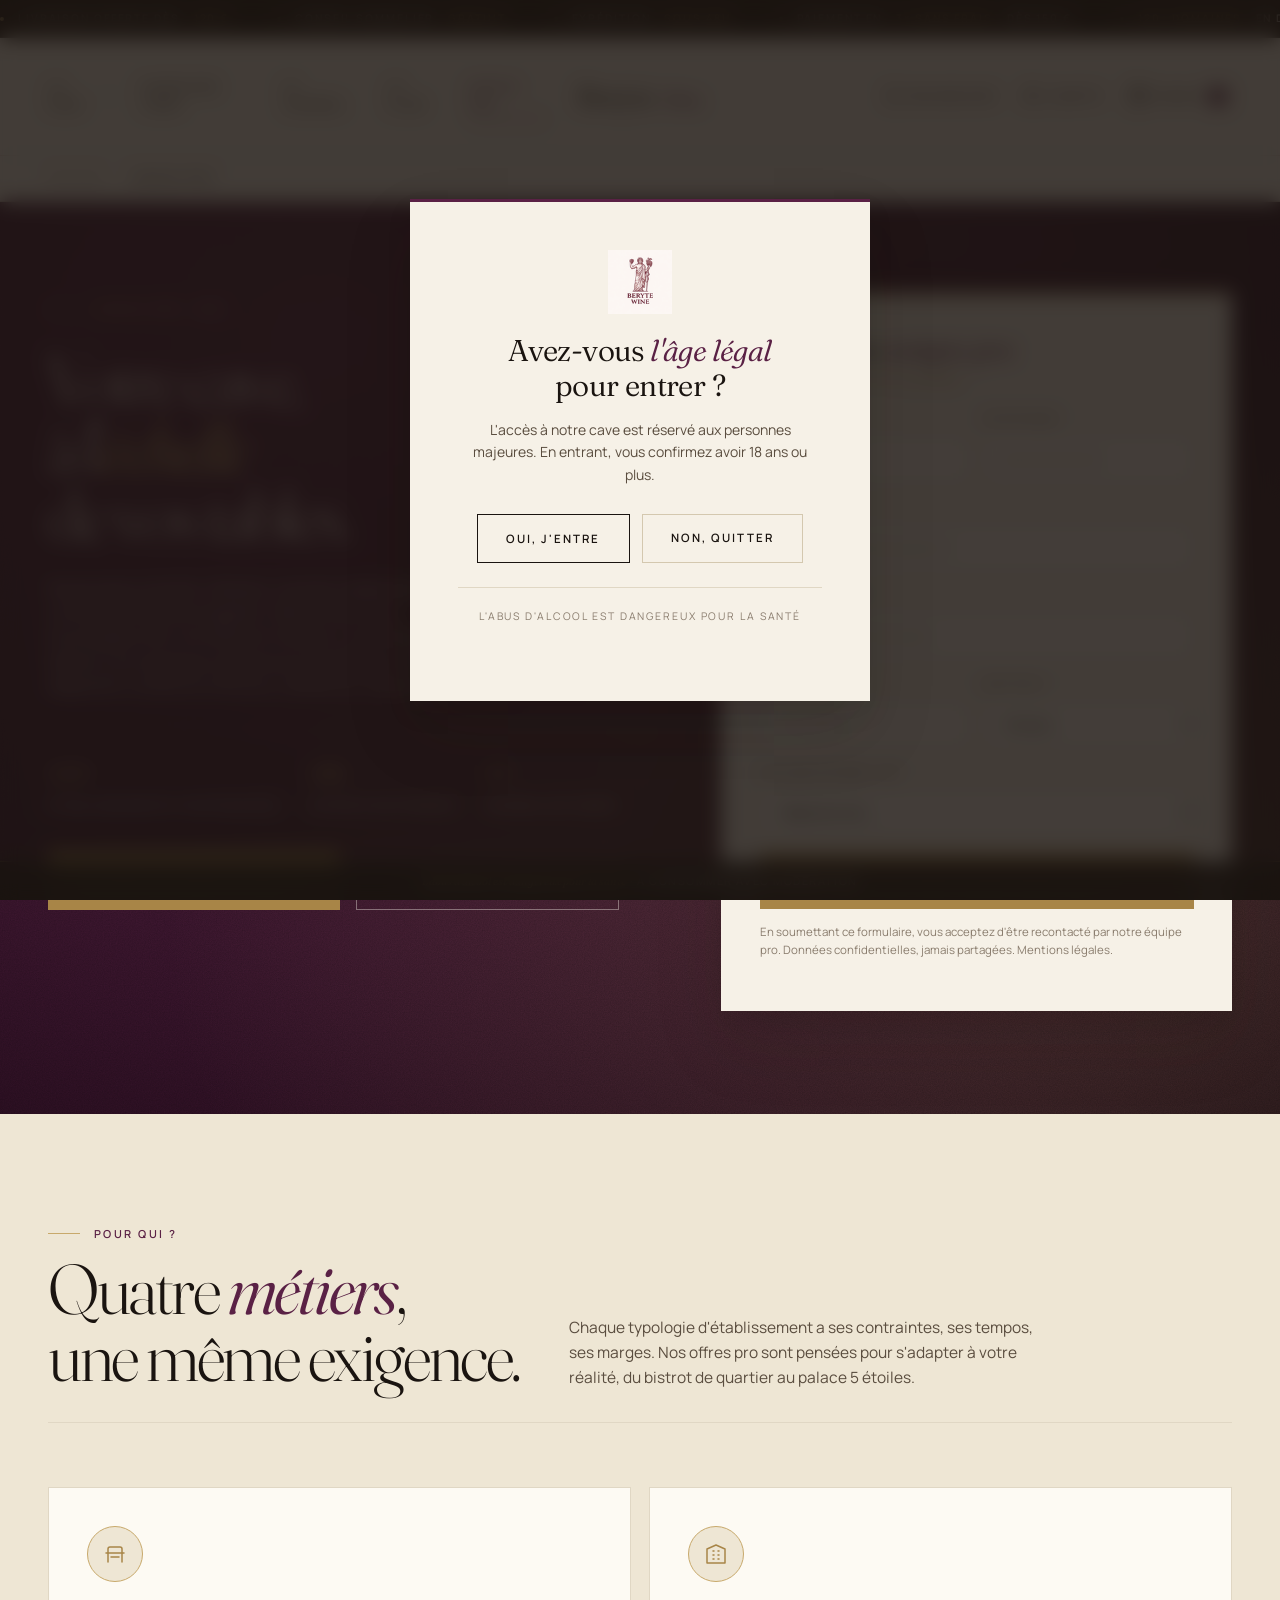
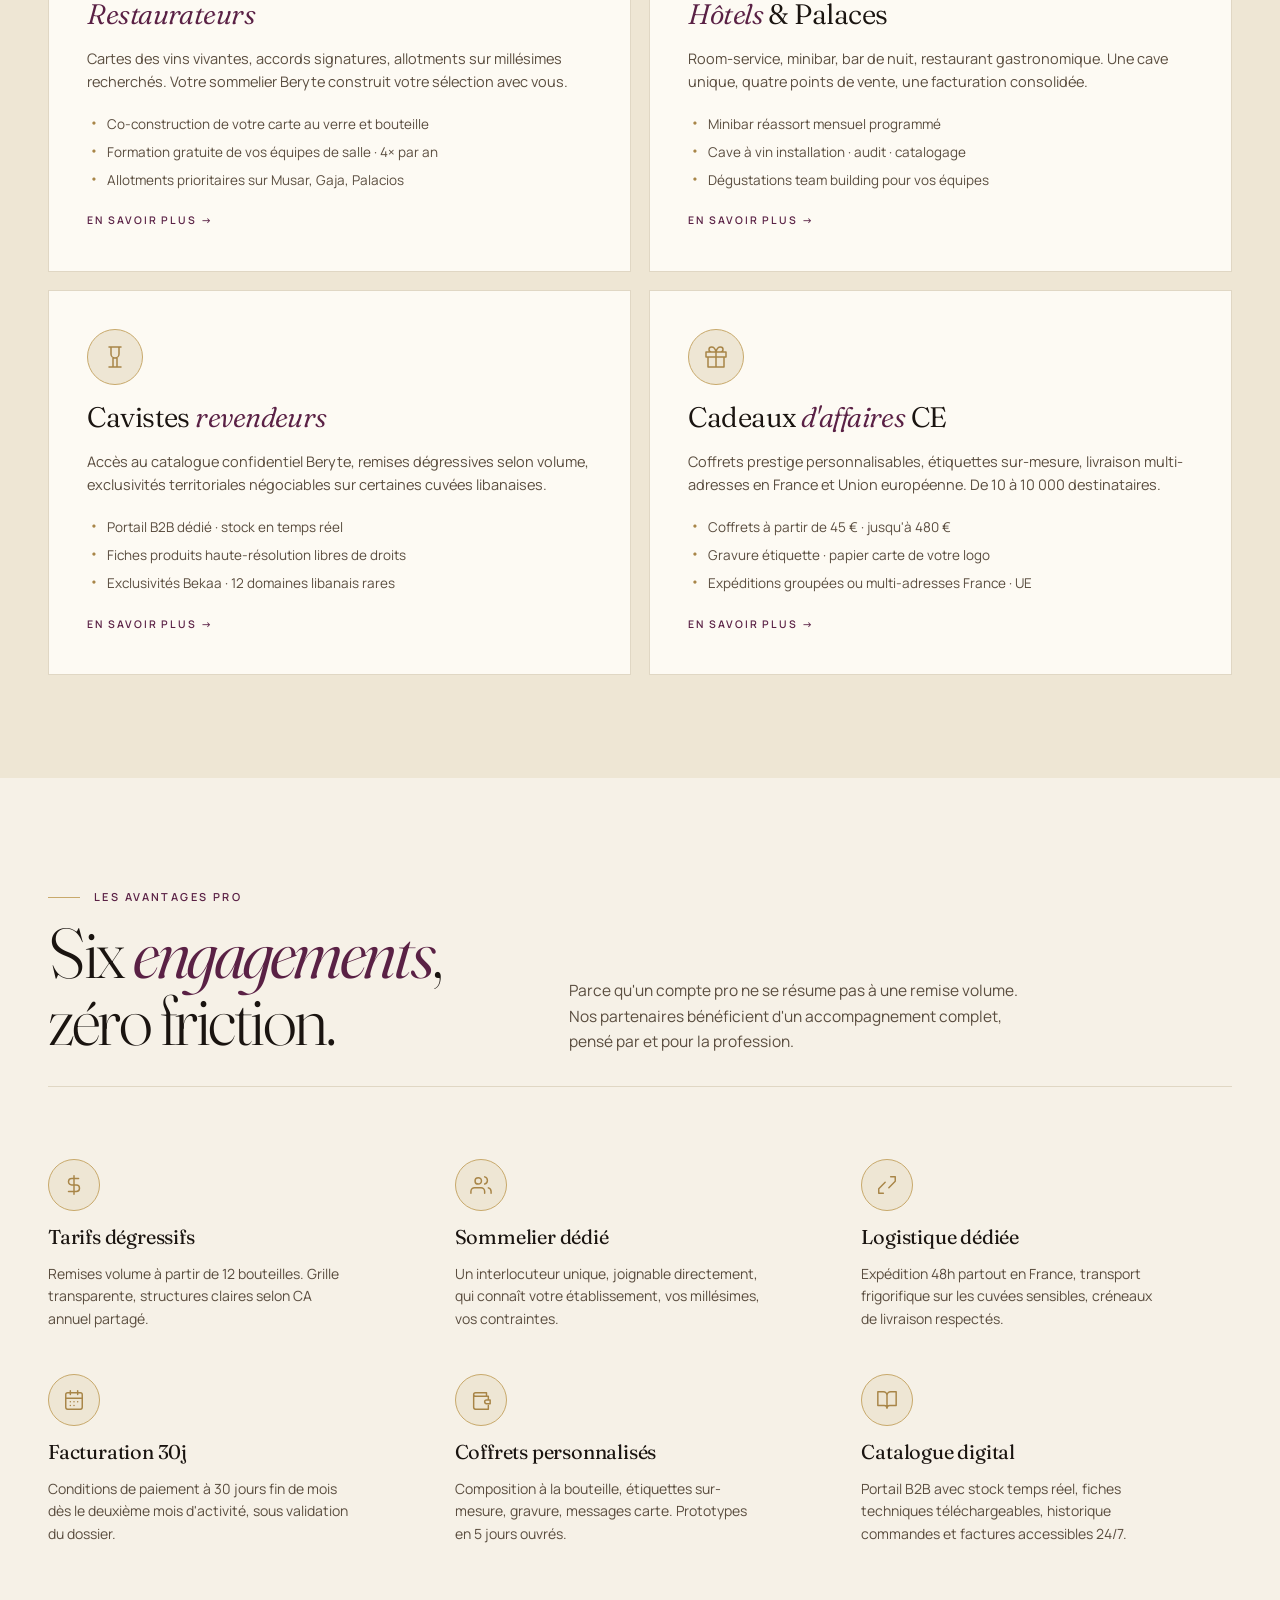
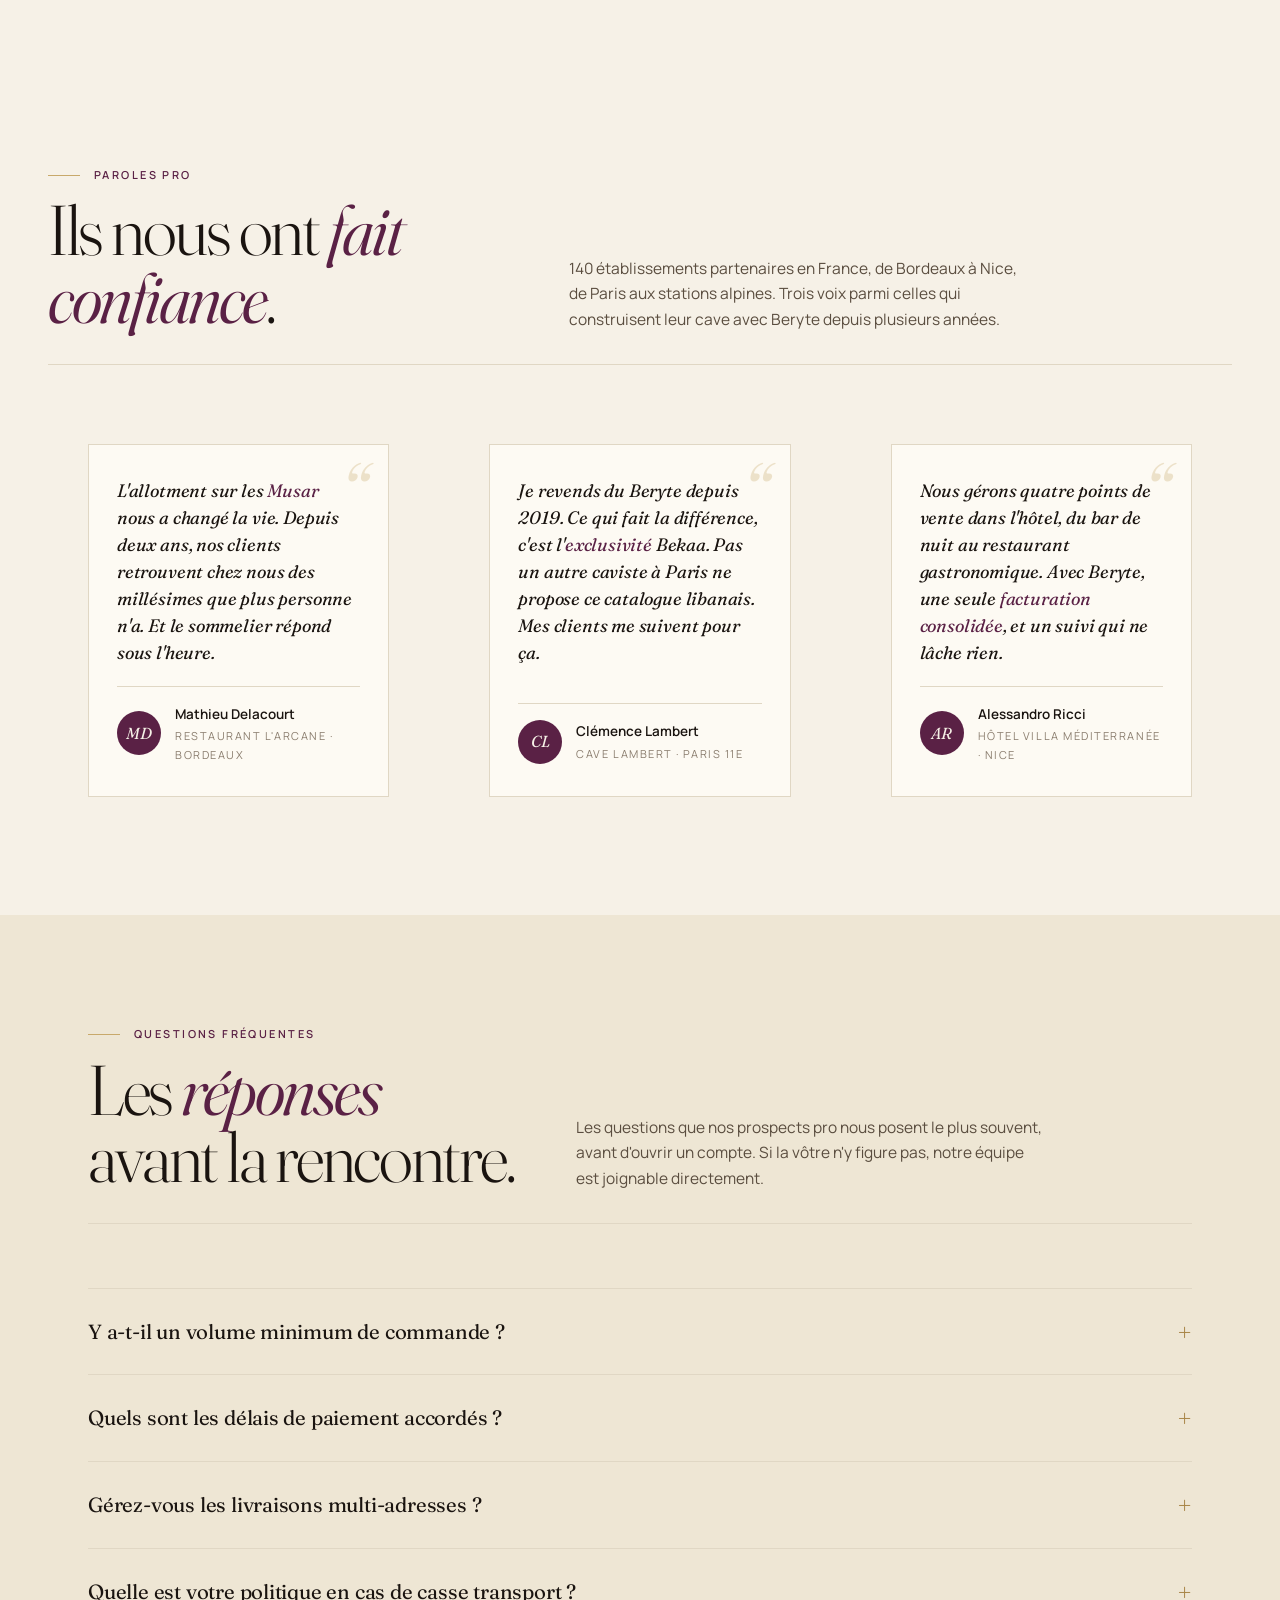
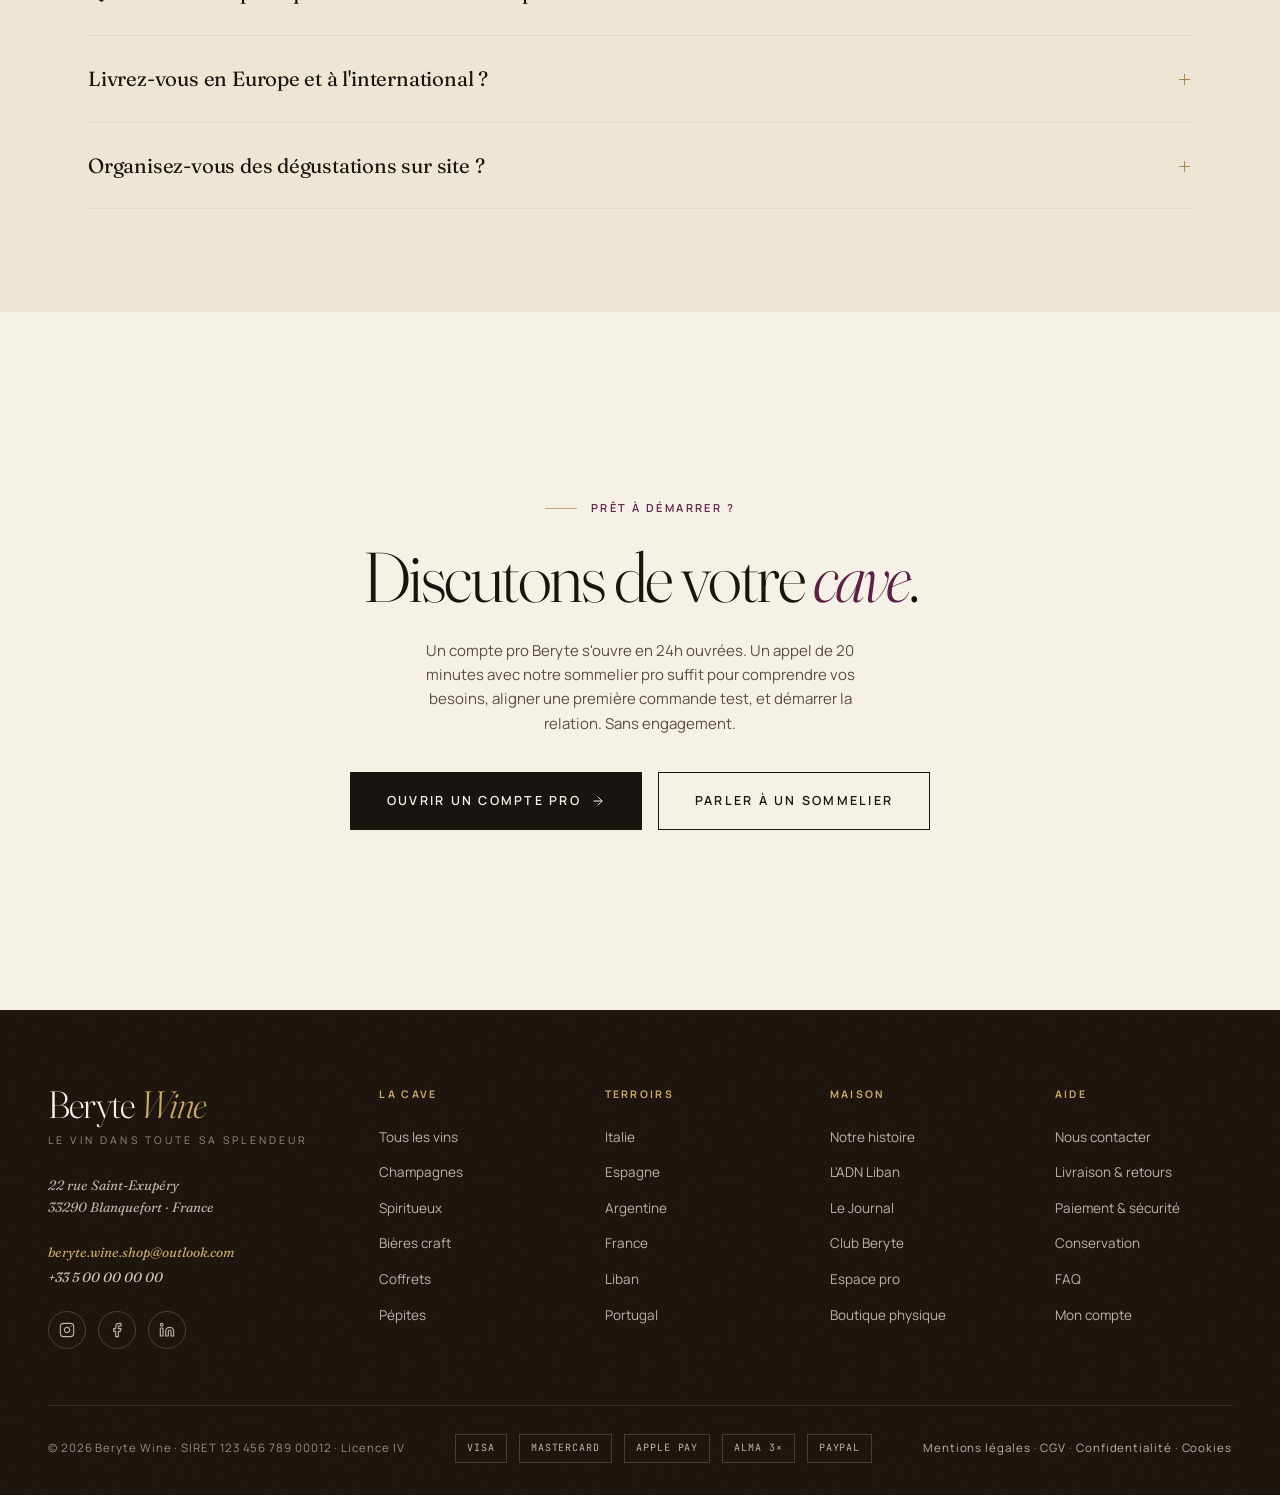
<file: pro.html>
<!DOCTYPE html>
<html lang="fr">
<head>
<meta charset="UTF-8">
<meta name="viewport" content="width=device-width, initial-scale=1, viewport-fit=cover">
<meta name="theme-color" content="#1A1410">
<meta name="description" content="Beryte Wine Espace Pro · Solutions B2B pour restaurateurs, hôteliers, cavistes et cadeaux d'affaires. 140+ établissements partenaires, sommelier dédié, 48h expédition.">
<title>Espace Pro · Beryte Wine · Votre cave B2B dédiée · Restaurateurs, Hôtels, Cavistes</title>
<link rel="stylesheet" href="shared.css">
<link rel="icon" type="image/png" href="assets/logo.png">
<style>
/* =====================================================
   PRO · styles spécifiques B2B landing
   ===================================================== */

/* ========== BREADCRUMB ========== */
.pro-breadcrumb {
  background: var(--c-cream);
  border-bottom: 1px solid var(--c-border);
  padding: 14px 0;
}
.pro-breadcrumb nav {
  font-size: 10.5px;
  letter-spacing: 0.18em;
  text-transform: uppercase;
  color: var(--c-ink-3);
  font-weight: 600;
  font-feature-settings: 'smcp';
  display: flex;
  align-items: center;
  gap: 10px;
  flex-wrap: wrap;
}
.pro-breadcrumb a { color: var(--c-ink-3); transition: color var(--t-fast) var(--ease); }
.pro-breadcrumb a:hover { color: var(--c-purple); }
.pro-breadcrumb .sep { color: var(--c-gold); }
.pro-breadcrumb .current { color: var(--c-ink); }

/* ========== HERO PRO ========== */
.pro-hero {
  background: radial-gradient(ellipse at 25% 15%, var(--c-purple) 0%, var(--c-purple-deep) 55%, #1A0814 100%);
  color: var(--c-cream);
  position: relative;
  overflow: hidden;
  padding: clamp(56px, 7vw, 112px) 0 clamp(72px, 8vw, 128px);
}
.pro-hero::after {
  content: "";
  position: absolute; inset: 0;
  background-image: url("data:image/svg+xml;utf8,<svg xmlns='http://www.w3.org/2000/svg' width='240' height='240'><filter id='n'><feTurbulence type='fractalNoise' baseFrequency='.85' numOctaves='2' stitchTiles='stitch'/><feColorMatrix values='0 0 0 0 0 0 0 0 0 0 0 0 0 0 0 0 0 0 .55 0'/></filter><rect width='240' height='240' filter='url(%23n)'/></svg>");
  mix-blend-mode: overlay;
  opacity: .45;
  pointer-events: none;
}
.pro-hero::before {
  content: "";
  position: absolute; inset: 0;
  background: radial-gradient(ellipse at 85% 80%, rgba(200,169,107,.22), transparent 60%);
  pointer-events: none;
}
.pro-hero > * { position: relative; z-index: 2; }

.pro-hero-grid {
  display: grid;
  grid-template-columns: 6fr 5fr;
  gap: clamp(40px, 5vw, 80px);
  align-items: start;
}
.pro-hero h1 { color: var(--c-cream); margin: 28px 0 28px; }
.pro-hero h1 em { color: var(--c-gold); font-style: italic; }
.pro-hero .lead { color: rgba(246,241,231,.82); margin-bottom: 32px; max-width: 44ch; }
.pro-hero .eyebrow { color: var(--c-gold); margin-bottom: 0; }
.pro-hero .eyebrow::before { background: var(--c-gold); }

.pro-inline-stats {
  display: flex;
  gap: 28px;
  flex-wrap: wrap;
  margin-bottom: 36px;
  padding-top: 24px;
  border-top: 1px solid rgba(200,169,107,.25);
  font-size: 12px;
  letter-spacing: 0.16em;
  text-transform: uppercase;
  color: rgba(246,241,231,.78);
  font-weight: 600;
  font-feature-settings: 'smcp';
}
.pro-inline-stats strong {
  color: var(--c-gold);
  font-family: var(--ff-display);
  font-size: 22px;
  font-weight: 350;
  letter-spacing: -0.01em;
  text-transform: none;
  display: block;
  font-variant-numeric: oldstyle-nums;
  margin-bottom: 4px;
}

.pro-hero-actions { display: flex; gap: 16px; flex-wrap: wrap; }

/* ========== HERO FORM ========== */
.pro-form-card {
  background: var(--c-cream);
  color: var(--c-ink);
  padding: clamp(28px, 3vw, 40px);
  border-top: 3px solid var(--c-gold);
  box-shadow: var(--shadow-xl);
  position: sticky;
  top: 92px;
}
.pro-form-card h3 {
  font-family: var(--ff-display);
  font-size: 28px;
  font-weight: 350;
  line-height: 1.15;
  letter-spacing: -0.02em;
  margin-bottom: 6px;
  color: var(--c-ink);
}
.pro-form-card h3 em { color: var(--c-purple); font-style: italic; }
.pro-form-card .sub {
  display: block;
  font-size: 11px;
  letter-spacing: 0.18em;
  text-transform: uppercase;
  color: var(--c-gold-deep);
  font-weight: 600;
  font-feature-settings: 'smcp';
  margin-bottom: 22px;
}
.pro-form-card .row { display: grid; grid-template-columns: 1fr 1fr; gap: 12px; }
.pro-form-card .btn { width: 100%; }
.pro-form-card .fine {
  font-size: 11.5px;
  color: var(--c-ink-3);
  line-height: 1.55;
  margin-top: 14px;
}

/* ========== PROFILS PRO ========== */
.profils-grid {
  display: grid;
  grid-template-columns: repeat(2, 1fr);
  gap: 18px;
}
.profil-card {
  background: var(--c-white);
  border: 1px solid var(--c-border);
  padding: clamp(28px, 3vw, 40px);
  display: flex;
  flex-direction: column;
  gap: 16px;
  transition: all var(--t-med) var(--ease);
}
.profil-card:hover {
  transform: translateY(-4px);
  box-shadow: var(--shadow-lg);
  border-color: var(--c-border-3);
}
.profil-card .ico-circle {
  width: 56px; height: 56px;
  border-radius: 50%;
  background: var(--c-cream-2);
  border: 1px solid var(--c-gold);
  display: flex;
  align-items: center;
  justify-content: center;
  color: var(--c-gold-deep);
  flex-shrink: 0;
}
.profil-card .ico-circle svg { width: 24px; height: 24px; stroke-width: 1.5; }
.profil-card h3 {
  font-family: var(--ff-display);
  font-size: clamp(24px, 2.2vw, 30px);
  font-weight: 350;
  line-height: 1.15;
  letter-spacing: -0.02em;
}
.profil-card h3 em { font-style: italic; color: var(--c-purple); }
.profil-card .lead { font-size: 14.5px; margin: 0; max-width: none; }
.profil-card ul {
  list-style: none;
  padding: 0;
  margin: 4px 0 6px;
  display: flex;
  flex-direction: column;
  gap: 8px;
}
.profil-card ul li {
  font-size: 13.5px;
  color: var(--c-ink-2);
  line-height: 1.5;
  padding-left: 20px;
  position: relative;
}
.profil-card ul li::before {
  content: "·";
  position: absolute;
  left: 4px;
  top: -3px;
  color: var(--c-gold-deep);
  font-size: 22px;
  line-height: 1;
  font-weight: 700;
}

/* ========== AVANTAGES ========== */
.avantages-grid {
  display: grid;
  grid-template-columns: repeat(3, 1fr);
  gap: 28px 36px;
}
.avantage {
  display: flex;
  flex-direction: column;
  gap: 14px;
  padding: 8px 0;
}
.avantage .ico-circle {
  width: 52px; height: 52px;
  border-radius: 50%;
  background: var(--c-cream-2);
  border: 1px solid var(--c-gold);
  display: flex;
  align-items: center;
  justify-content: center;
  color: var(--c-gold-deep);
}
.avantage .ico-circle svg { width: 22px; height: 22px; stroke-width: 1.6; }
.avantage h4 {
  font-family: var(--ff-display);
  font-size: 20px;
  font-weight: 400;
  letter-spacing: -0.01em;
  line-height: 1.2;
}
.avantage p {
  font-size: 14px;
  color: var(--c-ink-2);
  line-height: 1.6;
  margin: 0;
  max-width: 34ch;
}

/* ========== TÉMOIGNAGES ========== */
.temoignages-grid {
  display: grid;
  grid-template-columns: repeat(3, 1fr);
  gap: 20px;
}
.temoignage {
  background: var(--c-white);
  border: 1px solid var(--c-border);
  padding: 32px 28px;
  display: flex;
  flex-direction: column;
  gap: 20px;
  position: relative;
}
.temoignage::before {
  content: "\201C";
  position: absolute;
  top: 10px;
  right: 22px;
  font-family: var(--ff-display);
  font-size: 72px;
  color: var(--c-gold);
  opacity: .3;
  line-height: 1;
  font-style: italic;
}
.temoignage blockquote {
  margin: 0;
  font-family: var(--ff-display);
  font-style: italic;
  font-size: 18px;
  line-height: 1.5;
  color: var(--c-ink);
  letter-spacing: -0.01em;
}
.temoignage blockquote em { color: var(--c-purple); }
.temoignage .sig { display: flex; align-items: center; gap: 14px; margin-top: auto; padding-top: 16px; border-top: 1px solid var(--c-border); }
.temoignage .av {
  width: 44px; height: 44px;
  border-radius: 50%;
  background: var(--c-purple);
  color: var(--c-cream);
  display: flex;
  align-items: center;
  justify-content: center;
  font-family: var(--ff-display);
  font-size: 16px;
  font-weight: 400;
  flex-shrink: 0;
  font-style: italic;
}
.temoignage .who { display: flex; flex-direction: column; gap: 2px; }
.temoignage .who .n { font-size: 13.5px; font-weight: 600; color: var(--c-ink); }
.temoignage .who .r {
  font-size: 11px;
  letter-spacing: 0.14em;
  text-transform: uppercase;
  color: var(--c-ink-3);
  font-feature-settings: 'smcp';
}

/* ========== FAQ ========== */
.faq-list {
  display: flex;
  flex-direction: column;
  border-top: 1px solid var(--c-border);
}
.faq-list details {
  border-bottom: 1px solid var(--c-border);
  padding: 4px 0;
}
.faq-list summary {
  list-style: none;
  padding: 22px 0;
  cursor: pointer;
  display: flex;
  justify-content: space-between;
  align-items: center;
  gap: 24px;
  font-family: var(--ff-display);
  font-size: clamp(18px, 1.6vw, 22px);
  font-weight: 400;
  letter-spacing: -0.01em;
  color: var(--c-ink);
  transition: color var(--t-fast) var(--ease);
}
.faq-list summary::-webkit-details-marker { display: none; }
.faq-list summary:hover { color: var(--c-purple); }
.faq-list summary::after {
  content: "+";
  font-family: var(--ff-display);
  font-size: 28px;
  font-weight: 300;
  color: var(--c-gold-deep);
  line-height: 1;
  transition: transform var(--t-med) var(--ease);
  flex-shrink: 0;
}
.faq-list details[open] summary::after { transform: rotate(45deg); }
.faq-list details p {
  font-size: 15px;
  color: var(--c-ink-2);
  line-height: 1.65;
  padding: 0 0 22px;
  max-width: 70ch;
  margin: 0;
}

/* ========== CTA FINAL ========== */
.pro-cta-final {
  text-align: center;
  padding: clamp(48px, 6vw, 88px) 0;
}
.pro-cta-final h2 {
  font-size: clamp(40px, 5.5vw, 76px);
  font-weight: 300;
  line-height: .98;
  letter-spacing: -0.035em;
  margin-bottom: 28px;
  font-variation-settings: 'opsz' 96;
}
.pro-cta-final h2 em { color: var(--c-purple); font-style: italic; }
.pro-cta-final .lead { margin: 0 auto 36px; text-align: center; }
.pro-cta-final .actions {
  display: flex;
  gap: 16px;
  justify-content: center;
  flex-wrap: wrap;
}

/* ========== RESPONSIVE ========== */
@media (max-width: 1024px) {
  .pro-hero-grid { grid-template-columns: 1fr; gap: 40px; }
  .pro-form-card { position: static; }
  .profils-grid { grid-template-columns: 1fr; }
  .avantages-grid { grid-template-columns: repeat(2, 1fr); }
  .temoignages-grid { grid-template-columns: 1fr; }
}

@media (max-width: 680px) {
  .avantages-grid { grid-template-columns: 1fr; gap: 24px; }
  .pro-form-card .row { grid-template-columns: 1fr; }
  .pro-inline-stats { gap: 18px; }
  .pro-hero-actions { flex-direction: column; align-items: stretch; }
  .pro-hero-actions .btn { width: 100%; }
  .pro-cta-final .actions { flex-direction: column; }
  .pro-cta-final .actions .btn { width: 100%; }
}
</style>
</head>
<body>

<!-- TEMPLATE: template-parts/age-gate.php -->
<div class="age-gate" id="ageGate" role="dialog" aria-labelledby="ageGateTitle" aria-modal="true">
  <div class="age-gate-card">
    <div class="logo-wrap"><img src="assets/logo.png" alt="Beryte Wine"></div>
    <h2 id="ageGateTitle">Avez-vous <em>l'âge légal</em><br>pour entrer ?</h2>
    <p>L'accès à notre cave est réservé aux personnes majeures. En entrant, vous confirmez avoir 18 ans ou plus.</p>
    <div class="actions">
      <button type="button" class="btn btn--line" onclick="document.getElementById('ageGate').style.display='none'; try{localStorage.setItem('beryte_age_ok','1');}catch(e){}">Oui, j'entre</button>
      <a href="https://www.google.com" class="btn btn--ghost" style="color:var(--c-ink); border-color:var(--c-border-2)">Non, quitter</a>
    </div>
    <p class="evin-note">L'abus d'alcool est dangereux pour la santé</p>
  </div>
</div>

<!-- TEMPLATE: header.php -->
<div class="ticker" aria-hidden="true">
  <div class="ticker-track">
    <span><span class="ticker-dot"></span>Livraison offerte dès <em>120 €</em></span>
    <span><span class="ticker-dot"></span>Conseil sommelier <em>gratuit</em></span>
    <span><span class="ticker-dot"></span>Expédition <em>sous 48h</em></span>
    <span><span class="ticker-dot"></span>Paiement en <em>3× sans frais</em> dès 150 €</span>
    <span><span class="ticker-dot"></span><em>120+ domaines</em> en direct</span>
    <span><span class="ticker-dot"></span>Caviste indépendant <em>Blanquefort · 33</em></span>
    <span><span class="ticker-dot"></span>Livraison offerte dès <em>120 €</em></span>
    <span><span class="ticker-dot"></span>Conseil sommelier <em>gratuit</em></span>
    <span><span class="ticker-dot"></span>Expédition <em>sous 48h</em></span>
    <span><span class="ticker-dot"></span>Paiement en <em>3× sans frais</em> dès 150 €</span>
    <span><span class="ticker-dot"></span><em>120+ domaines</em> en direct</span>
    <span><span class="ticker-dot"></span>Caviste indépendant <em>Blanquefort · 33</em></span>
  </div>
</div>

<header class="site-header" role="banner">
  <div class="inner">
    <nav class="nav-main" aria-label="Navigation principale">
      <ul class="menu primary-menu">
        <li class="menu-item menu-item-has-children">
          <a href="nos-vins.html" >La Cave
            <svg class="chev" viewBox="0 0 24 24" fill="none" stroke="currentColor" stroke-width="2" stroke-linecap="round" stroke-linejoin="round"><path d="m6 9 6 6 6-6"/></svg>
          </a>
          <div class="mega">
            <div class="feature">
              <span class="eyebrow">Édition d'hiver</span>
              <h5>Notre <em>sélection</em><br>Automne · Hiver 2026</h5>
              <p>420 cuvées choisies, 120 domaines en direct producteur, 18 pays.</p>
              <a href="nos-vins.html" class="mega-cta">Parcourir toute la cave</a>
            </div>
            <div>
              <h6>Par famille</h6>
              <ul>
                <li><a href="nos-vins.html">Tous les vins</a></li>
                <li><a href="nos-vins.html?cat=rouges">Rouges</a></li>
                <li><a href="nos-vins.html?cat=blancs">Blancs</a></li>
                <li><a href="nos-vins.html?cat=roses">Rosés</a></li>
                <li><a href="nos-vins.html?cat=champagnes">Champagnes</a></li>
                <li><a href="nos-vins.html?cat=spiritueux">Spiritueux</a></li>
                <li><a href="nos-vins.html?cat=bieres">Bières craft</a></li>
              </ul>
            </div>
            <div>
              <h6>Par terroir</h6>
              <ul>
                <li><a href="nos-vins.html?pays=italie">Italie <em>· 128</em></a></li>
                <li><a href="nos-vins.html?pays=espagne">Espagne <em>· 72</em></a></li>
                <li><a href="nos-vins.html?pays=france">France <em>· 54</em></a></li>
                <li><a href="nos-vins.html?pays=argentine">Argentine <em>· 38</em></a></li>
                <li><a href="liban.html">Liban <em>· 24</em></a></li>
                <li><a href="nos-vins.html?pays=portugal">Portugal <em>· 19</em></a></li>
                <li><a href="nos-vins.html">Voir tous les pays →</a></li>
              </ul>
            </div>
          </div>
        </li>
        <li class="menu-item"><a href="liban.html" >Signature Liban</a></li>
        <li class="menu-item"><a href="journal.html">Le Journal</a></li>
        <li class="menu-item"><a href="en-preparation.html">Le Club</a></li>
        <li class="menu-item"><a href="pro.html" class="is-active">Espace pro</a></li>
      </ul>
    </nav>

    <a href="index.html" class="logo" aria-label="Beryte Wine · retour à l'accueil">
      <span class="beryte">Beryte</span>
      <span class="wine">Wine</span>
    </a>

    <div class="util-nav">
      <button type="button" aria-label="Rechercher">
        <svg viewBox="0 0 24 24" fill="none" stroke="currentColor" stroke-width="1.7" stroke-linecap="round" stroke-linejoin="round"><circle cx="11" cy="11" r="7"/><path d="m21 21-4.3-4.3"/></svg>
        <span class="hidden-mobile">Rechercher</span>
      </button>
      <a href="en-preparation.html" aria-label="Connexion">
        <svg viewBox="0 0 24 24" fill="none" stroke="currentColor" stroke-width="1.7" stroke-linecap="round" stroke-linejoin="round"><path d="M20 21v-2a4 4 0 0 0-4-4H8a4 4 0 0 0-4 4v2"/><circle cx="12" cy="7" r="4"/></svg>
        <span class="hidden-mobile">Compte</span>
      </a>
      <button type="button" class="cart-toggle" aria-label="Panier">
        <svg viewBox="0 0 24 24" fill="none" stroke="currentColor" stroke-width="1.7" stroke-linecap="round" stroke-linejoin="round"><path d="M6 2 3 6v14a2 2 0 0 0 2 2h14a2 2 0 0 0 2-2V6l-3-4Z"/><path d="M3 6h18"/><path d="M16 10a4 4 0 0 1-8 0"/></svg>
        <span class="hidden-mobile">Panier</span>
        <span class="cart-count" id="cartCount">2</span>
      </button>
      <button class="burger" type="button" aria-label="Menu" aria-expanded="false"><span></span></button>
    </div>
  </div>
</header>

<!-- TEMPLATE: template-parts/mobile-drawer.php -->
<aside class="mobile-drawer" id="mobileDrawer" aria-hidden="true">
  <div class="mobile-drawer-inner">
    <span class="eyebrow">Navigation</span>
    <ul class="menu">
      <li><a href="nos-vins.html"><span class="num">I</span>La <em>Cave</em></a></li>
      <li><a href="nos-vins.html?cat=champagnes"><span class="num">II</span>Champagnes</a></li>
      <li><a href="nos-vins.html?cat=spiritueux"><span class="num">III</span>Spiritueux</a></li>
      <li><a href="liban.html"><span class="num">IV</span>Signature <em>Liban</em></a></li>
      <li><a href="journal.html"><span class="num">V</span>Le Journal</a></li>
      <li><a href="en-preparation.html"><span class="num">VI</span>Le <em>Club</em></a></li>
      <li><a href="pro.html"><span class="num">VII</span>Espace pro</a></li>
      <li><a href="contact.html"><span class="num">VIII</span>Nous contacter</a></li>
    </ul>
    <div class="drawer-foot">
      <div class="util-row">
        <a href="#"><svg viewBox="0 0 24 24" fill="none" stroke="currentColor" stroke-width="1.7" stroke-linecap="round" stroke-linejoin="round"><circle cx="11" cy="11" r="7"/><path d="m21 21-4.3-4.3"/></svg>Rechercher</a>
        <a href="en-preparation.html"><svg viewBox="0 0 24 24" fill="none" stroke="currentColor" stroke-width="1.7" stroke-linecap="round" stroke-linejoin="round"><path d="M20 21v-2a4 4 0 0 0-4-4H8a4 4 0 0 0-4 4v2"/><circle cx="12" cy="7" r="4"/></svg>Compte</a>
      </div>
      <div>22 rue Saint-Exupéry · 33290 Blanquefort</div>
      <div><a href="tel:+33000000000">+33 5 00 00 00 00</a> · <a href="mailto:beryte.wine.shop@outlook.com">beryte.wine.shop@outlook.com</a></div>
    </div>
  </div>
</aside>

<!-- TEMPLATE: template-parts/breadcrumb.php -->
<div class="pro-breadcrumb">
  <div class="container">
    <nav aria-label="Fil d'Ariane">
      <a href="index.html">Accueil</a>
      <span class="sep">·</span>
      <span class="current">Espace pro</span>
    </nav>
  </div>
</div>

<main id="main" role="main">

  <!-- TEMPLATE: page-pro.php · SECTION 1 · Hero conversion B2B -->
  <section class="pro-hero">
    <div class="container">
      <div class="pro-hero-grid">

        <div class="pro-hero-copy" data-reveal>
          <span class="eyebrow eyebrow--gold">Espace pro · B2B</span>
          <h1 class="display-xl">Votre cave,<br>à l'<em>échelle</em><br>de vos tables.</h1>
          <p class="lead">Restaurateurs étoilés, hôteliers, cavistes indépendants, comités d'entreprise exigeants : Beryte Wine vous accompagne avec une sélection d'auteur, un sommelier dédié et une logistique calibrée pour la profession. Tarifs dégressifs, conditions à 30 jours, coffrets sur-mesure.</p>

          <div class="pro-inline-stats">
            <div><strong>140+</strong>Établissements partenaires</div>
            <div><strong>48h</strong>Expédition France</div>
            <div><strong>1·1</strong>Sommelier dédié</div>
          </div>

          <div class="pro-hero-actions">
            <a href="#form-pro" class="btn btn--gold btn--lg">Ouvrir un compte pro
              <svg viewBox="0 0 24 24" fill="none" stroke="currentColor" stroke-width="1.7" stroke-linecap="round" stroke-linejoin="round"><path d="M5 12h14"/><path d="m12 5 7 7-7 7"/></svg>
            </a>
            <a href="#" class="btn btn--ghost btn--lg">Catalogue pro PDF
              <svg viewBox="0 0 24 24" fill="none" stroke="currentColor" stroke-width="1.7" stroke-linecap="round" stroke-linejoin="round"><path d="M21 15v4a2 2 0 0 1-2 2H5a2 2 0 0 1-2-2v-4"/><path d="M7 10l5 5 5-5"/><path d="M12 15V3"/></svg>
            </a>
          </div>
        </div>

        <aside class="pro-form-card" data-reveal id="form-pro" aria-label="Ouvrir un compte pro">
          <h3>Ouvrir un <em>compte pro</em></h3>
          <span class="sub">Réponse sous 24h ouvrées</span>

          <form action="#" method="post" novalidate>
            <div class="row">
              <div class="field">
                <label for="pro-nom">Nom</label>
                <input class="input" type="text" id="pro-nom" name="your-name" placeholder="Nom complet" required>
              </div>
              <div class="field">
                <label for="pro-tel">Téléphone</label>
                <input class="input" type="tel" id="pro-tel" name="your-phone" placeholder="06 00 00 00 00" required>
              </div>
            </div>

            <div class="field">
              <label for="pro-mail">E-mail pro</label>
              <input class="input" type="email" id="pro-mail" name="your-email" placeholder="contact@etablissement.fr" required>
            </div>

            <div class="field">
              <label for="pro-etab">Établissement</label>
              <input class="input" type="text" id="pro-etab" name="your-company" placeholder="Nom de l'établissement" required>
            </div>

            <div class="row">
              <div class="field">
                <label for="pro-siret">SIRET</label>
                <input class="input" type="text" id="pro-siret" name="your-siret" placeholder="14 chiffres" pattern="[0-9 ]{14,17}">
              </div>
              <div class="field">
                <label for="pro-sect">Secteur</label>
                <select class="select" id="pro-sect" name="your-sector" required>
                  <option value="">Choisir…</option>
                  <option value="restaurant">Restaurant</option>
                  <option value="hotel">Hôtel</option>
                  <option value="caviste">Caviste</option>
                  <option value="ce">Comité d'entreprise</option>
                  <option value="autre">Autre</option>
                </select>
              </div>
            </div>

            <div class="field">
              <label for="pro-vol">Volume estimé / an</label>
              <select class="select" id="pro-vol" name="your-volume" required>
                <option value="">Sélectionner…</option>
                <option value="moins-500">Moins de 500 bouteilles</option>
                <option value="500-2000">500 à 2 000 bouteilles</option>
                <option value="2000-10000">2 000 à 10 000 bouteilles</option>
                <option value="plus-10000">Plus de 10 000 bouteilles</option>
              </select>
            </div>

            <button type="submit" class="btn btn--gold btn--lg">Recevoir mon accès sous 24h
              <svg viewBox="0 0 24 24" fill="none" stroke="currentColor" stroke-width="1.7" stroke-linecap="round" stroke-linejoin="round"><path d="M5 12h14"/><path d="m12 5 7 7-7 7"/></svg>
            </button>
            <p class="fine">En soumettant ce formulaire, vous acceptez d'être recontacté par notre équipe pro. Données confidentielles, jamais partagées. <a href="#" class="link-under">Mentions légales</a>.</p>
          </form>
        </aside>

      </div>
    </div>
  </section>

  <!-- SECTION 3 · 4 profils pro -->
  <section class="section section--cream-2">
    <div class="container">
      <header class="section-head" data-reveal>
        <div>
          <span class="eyebrow">Pour qui ?</span>
          <h2 class="display-xl">Quatre <em>métiers</em>,<br>une même exigence.</h2>
        </div>
        <div class="subhead">
          Chaque typologie d'établissement a ses contraintes, ses tempos, ses marges. Nos offres pro sont pensées pour s'adapter à votre réalité, du bistrot de quartier au palace 5 étoiles.
        </div>
      </header>

      <div class="profils-grid">

        <article class="profil-card" data-reveal>
          <div class="ico-circle">
            <svg viewBox="0 0 24 24" fill="none" stroke="currentColor" stroke-linecap="round" stroke-linejoin="round"><path d="M3 11h18M5 11V7a2 2 0 0 1 2-2h10a2 2 0 0 1 2 2v4M5 11v9M19 11v9M8 15h8"/></svg>
          </div>
          <h3><em>Restaurateurs</em></h3>
          <p class="lead">Cartes des vins vivantes, accords signatures, allotments sur millésimes recherchés. Votre sommelier Beryte construit votre sélection avec vous.</p>
          <ul>
            <li>Co-construction de votre carte au verre et bouteille</li>
            <li>Formation gratuite de vos équipes de salle · 4× par an</li>
            <li>Allotments prioritaires sur Musar, Gaja, Palacios</li>
          </ul>
          <a href="#form-pro" class="link-under label" style="color:var(--c-purple);margin-top:auto">En savoir plus →</a>
        </article>

        <article class="profil-card" data-reveal>
          <div class="ico-circle">
            <svg viewBox="0 0 24 24" fill="none" stroke="currentColor" stroke-linecap="round" stroke-linejoin="round"><path d="M3 21h18M3 21V7l9-4 9 4v14M9 9h1M9 13h1M9 17h1M14 9h1M14 13h1M14 17h1"/></svg>
          </div>
          <h3><em>Hôtels</em> & Palaces</h3>
          <p class="lead">Room-service, minibar, bar de nuit, restaurant gastronomique. Une cave unique, quatre points de vente, une facturation consolidée.</p>
          <ul>
            <li>Minibar réassort mensuel programmé</li>
            <li>Cave à vin installation · audit · catalogage</li>
            <li>Dégustations team building pour vos équipes</li>
          </ul>
          <a href="#form-pro" class="link-under label" style="color:var(--c-purple);margin-top:auto">En savoir plus →</a>
        </article>

        <article class="profil-card" data-reveal>
          <div class="ico-circle">
            <svg viewBox="0 0 24 24" fill="none" stroke="currentColor" stroke-linecap="round" stroke-linejoin="round"><path d="M8 2v7a4 4 0 0 0 8 0V2M6 2h12M10 22v-9M14 22v-9M6 22h12"/></svg>
          </div>
          <h3>Cavistes <em>revendeurs</em></h3>
          <p class="lead">Accès au catalogue confidentiel Beryte, remises dégressives selon volume, exclusivités territoriales négociables sur certaines cuvées libanaises.</p>
          <ul>
            <li>Portail B2B dédié · stock en temps réel</li>
            <li>Fiches produits haute-résolution libres de droits</li>
            <li>Exclusivités Bekaa · 12 domaines libanais rares</li>
          </ul>
          <a href="#form-pro" class="link-under label" style="color:var(--c-purple);margin-top:auto">En savoir plus →</a>
        </article>

        <article class="profil-card" data-reveal>
          <div class="ico-circle">
            <svg viewBox="0 0 24 24" fill="none" stroke="currentColor" stroke-linecap="round" stroke-linejoin="round"><path d="M20 12v10H4V12M22 7H2v5h20V7zM12 22V7M12 7H7.5a2.5 2.5 0 0 1 0-5C11 2 12 7 12 7zM12 7h4.5a2.5 2.5 0 0 0 0-5C13 2 12 7 12 7z"/></svg>
          </div>
          <h3>Cadeaux <em>d'affaires</em> CE</h3>
          <p class="lead">Coffrets prestige personnalisables, étiquettes sur-mesure, livraison multi-adresses en France et Union européenne. De 10 à 10 000 destinataires.</p>
          <ul>
            <li>Coffrets à partir de 45 € · jusqu'à 480 €</li>
            <li>Gravure étiquette · papier carte de votre logo</li>
            <li>Expéditions groupées ou multi-adresses France · UE</li>
          </ul>
          <a href="#form-pro" class="link-under label" style="color:var(--c-purple);margin-top:auto">En savoir plus →</a>
        </article>

      </div>
    </div>
  </section>

  <!-- SECTION 4 · 6 avantages pro -->
  <section class="section">
    <div class="container">
      <header class="section-head" data-reveal>
        <div>
          <span class="eyebrow">Les avantages pro</span>
          <h2 class="display-xl">Six <em>engagements</em>,<br>zéro friction.</h2>
        </div>
        <div class="subhead">
          Parce qu'un compte pro ne se résume pas à une remise volume. Nos partenaires bénéficient d'un accompagnement complet, pensé par et pour la profession.
        </div>
      </header>

      <div class="avantages-grid">

        <div class="avantage" data-reveal>
          <div class="ico-circle">
            <svg viewBox="0 0 24 24" fill="none" stroke="currentColor" stroke-linecap="round" stroke-linejoin="round"><path d="M12 2v20M17 5H9.5a3.5 3.5 0 0 0 0 7h5a3.5 3.5 0 0 1 0 7H6"/></svg>
          </div>
          <h4>Tarifs dégressifs</h4>
          <p>Remises volume à partir de 12 bouteilles. Grille transparente, structures claires selon CA annuel partagé.</p>
        </div>

        <div class="avantage" data-reveal>
          <div class="ico-circle">
            <svg viewBox="0 0 24 24" fill="none" stroke="currentColor" stroke-linecap="round" stroke-linejoin="round"><path d="M16 21v-2a4 4 0 0 0-4-4H5a4 4 0 0 0-4 4v2M23 21v-2a4 4 0 0 0-3-3.87M16 3.13a4 4 0 0 1 0 7.75M12.5 7.5A3.5 3.5 0 1 1 5.5 7.5a3.5 3.5 0 0 1 7 0z"/></svg>
          </div>
          <h4>Sommelier dédié</h4>
          <p>Un interlocuteur unique, joignable directement, qui connaît votre établissement, vos millésimes, vos contraintes.</p>
        </div>

        <div class="avantage" data-reveal>
          <div class="ico-circle">
            <svg viewBox="0 0 24 24" fill="none" stroke="currentColor" stroke-linecap="round" stroke-linejoin="round"><path d="M16 3h5v5M14 15l7-7M8 21H3v-5M10 9l-7 7"/></svg>
          </div>
          <h4>Logistique dédiée</h4>
          <p>Expédition 48h partout en France, transport frigorifique sur les cuvées sensibles, créneaux de livraison respectés.</p>
        </div>

        <div class="avantage" data-reveal>
          <div class="ico-circle">
            <svg viewBox="0 0 24 24" fill="none" stroke="currentColor" stroke-linecap="round" stroke-linejoin="round"><rect x="3" y="4" width="18" height="18" rx="2" ry="2"/><line x1="16" y1="2" x2="16" y2="6"/><line x1="8" y1="2" x2="8" y2="6"/><line x1="3" y1="10" x2="21" y2="10"/><path d="M8 14h.01M12 14h.01M16 14h.01M8 18h.01M12 18h.01"/></svg>
          </div>
          <h4>Facturation 30j</h4>
          <p>Conditions de paiement à 30 jours fin de mois dès le deuxième mois d'activité, sous validation du dossier.</p>
        </div>

        <div class="avantage" data-reveal>
          <div class="ico-circle">
            <svg viewBox="0 0 24 24" fill="none" stroke="currentColor" stroke-linecap="round" stroke-linejoin="round"><path d="M20 12V8H6a2 2 0 0 1 0-4h12v4M4 6v14a2 2 0 0 0 2 2h14v-4M18 12a2 2 0 0 0 0 4h4v-4h-4z"/></svg>
          </div>
          <h4>Coffrets personnalisés</h4>
          <p>Composition à la bouteille, étiquettes sur-mesure, gravure, messages carte. Prototypes en 5 jours ouvrés.</p>
        </div>

        <div class="avantage" data-reveal>
          <div class="ico-circle">
            <svg viewBox="0 0 24 24" fill="none" stroke="currentColor" stroke-linecap="round" stroke-linejoin="round"><path d="M2 3h6a4 4 0 0 1 4 4v14a3 3 0 0 0-3-3H2zM22 3h-6a4 4 0 0 0-4 4v14a3 3 0 0 1 3-3h7z"/></svg>
          </div>
          <h4>Catalogue digital</h4>
          <p>Portail B2B avec stock temps réel, fiches techniques téléchargeables, historique commandes et factures accessibles 24/7.</p>
        </div>

      </div>
    </div>
  </section>

  <!-- SECTION 5 · Témoignages -->
  <section class="section">
    <div class="container">
      <header class="section-head" data-reveal>
        <div>
          <span class="eyebrow">Paroles pro</span>
          <h2 class="display-xl">Ils nous ont <em>fait confiance</em>.</h2>
        </div>
        <div class="subhead">
          140 établissements partenaires en France, de Bordeaux à Nice, de Paris aux stations alpines. Trois voix parmi celles qui construisent leur cave avec Beryte depuis plusieurs années.
        </div>
      </header>

      <div class="temoignages-grid">

        <figure class="temoignage" data-reveal>
          <blockquote>L'allotment sur les <em>Musar</em> nous a changé la vie. Depuis deux ans, nos clients retrouvent chez nous des millésimes que plus personne n'a. Et le sommelier répond sous l'heure.</blockquote>
          <figcaption class="sig">
            <div class="av">MD</div>
            <div class="who">
              <span class="n">Mathieu Delacourt</span>
              <span class="r">Restaurant L'Arcane · Bordeaux</span>
            </div>
          </figcaption>
        </figure>

        <figure class="temoignage" data-reveal>
          <blockquote>Je revends du Beryte depuis 2019. Ce qui fait la différence, c'est l'<em>exclusivité</em> Bekaa. Pas un autre caviste à Paris ne propose ce catalogue libanais. Mes clients me suivent pour ça.</blockquote>
          <figcaption class="sig">
            <div class="av">CL</div>
            <div class="who">
              <span class="n">Clémence Lambert</span>
              <span class="r">Cave Lambert · Paris 11e</span>
            </div>
          </figcaption>
        </figure>

        <figure class="temoignage" data-reveal>
          <blockquote>Nous gérons quatre points de vente dans l'hôtel, du bar de nuit au restaurant gastronomique. Avec Beryte, une seule <em>facturation consolidée</em>, et un suivi qui ne lâche rien.</blockquote>
          <figcaption class="sig">
            <div class="av">AR</div>
            <div class="who">
              <span class="n">Alessandro Ricci</span>
              <span class="r">Hôtel Villa Méditerranée · Nice</span>
            </div>
          </figcaption>
        </figure>

      </div>
    </div>
  </section>

  <!-- SECTION 6 · FAQ pro -->
  <section class="section section--cream-2">
    <div class="container container--mid">
      <header class="section-head" data-reveal>
        <div>
          <span class="eyebrow">Questions fréquentes</span>
          <h2 class="display-xl">Les <em>réponses</em><br>avant la rencontre.</h2>
        </div>
        <div class="subhead">
          Les questions que nos prospects pro nous posent le plus souvent, avant d'ouvrir un compte. Si la vôtre n'y figure pas, notre équipe est joignable directement.
        </div>
      </header>

      <div class="faq-list" data-reveal>

        <details>
          <summary>Y a-t-il un volume minimum de commande ?</summary>
          <p>Pas de minimum strict à l'ouverture du compte. Les remises dégressives s'activent à partir de 12 bouteilles par commande, et la livraison France est offerte dès 12 bouteilles également. Au-delà de 500 bouteilles sur l'année, une grille tarifaire spécifique est négociée avec votre sommelier dédié.</p>
        </details>

        <details>
          <summary>Quels sont les délais de paiement accordés ?</summary>
          <p>Les premières commandes se règlent au comptant par virement ou CB. Dès le deuxième mois d'activité et après validation du dossier commercial (SIRET, K-bis, attestation de vigilance), nous basculons sur des conditions à 30 jours fin de mois. Pour les structures importantes, des conditions à 45 jours peuvent être négociées.</p>
        </details>

        <details>
          <summary>Gérez-vous les livraisons multi-adresses ?</summary>
          <p>Oui, c'est même une de nos spécialités pour les comités d'entreprise et les cadeaux d'affaires. Jusqu'à 10 000 destinataires par opération, en France et Union européenne, avec suivi individualisé. Un fichier CSV suffit, notre équipe logistique s'occupe du reste.</p>
        </details>

        <details>
          <summary>Quelle est votre politique en cas de casse transport ?</summary>
          <p>Toute casse constatée à la livraison est remplacée sous 48h, sans justificatif autre qu'une photo. Notre transporteur partenaire dispose d'emballages spécifiques bouteilles, et les cuvées rares sont systématiquement expédiées en caisses bois carton double. Le taux de casse constaté sur 2025 est inférieur à 0,3%.</p>
        </details>

        <details>
          <summary>Livrez-vous en Europe et à l'international ?</summary>
          <p>Oui, l'Union européenne est couverte en 3 à 5 jours ouvrés. Pour les destinations hors UE (Suisse, Royaume-Uni, Émirats, États-Unis), nous travaillons avec un transitaire dédié qui gère formalités douanières et droits d'accises. Devis sur demande selon destination et volume.</p>
        </details>

        <details>
          <summary>Organisez-vous des dégustations sur site ?</summary>
          <p>Absolument, et c'est un de nos engagements forts. Notre sommelière Sonia Hoayek se déplace gratuitement chez nos partenaires restaurants et hôtels, pour former les équipes de salle, construire la carte au verre, ou animer une dégustation privée. Minimum quatre sessions par an pour les comptes actifs.</p>
        </details>

      </div>
    </div>
  </section>

  <!-- SECTION 7 · CTA final -->
  <section class="section">
    <div class="container container--prose">
      <div class="pro-cta-final" data-reveal>
        <span class="eyebrow" style="justify-content:center">Prêt à démarrer ?</span>
        <h2 style="margin-top:24px">Discutons de votre <em>cave</em>.</h2>
        <p class="lead">Un compte pro Beryte s'ouvre en 24h ouvrées. Un appel de 20 minutes avec notre sommelier pro suffit pour comprendre vos besoins, aligner une première commande test, et démarrer la relation. Sans engagement.</p>
        <div class="actions">
          <a href="#form-pro" class="btn btn--lg">Ouvrir un compte pro
            <svg viewBox="0 0 24 24" fill="none" stroke="currentColor" stroke-width="1.7" stroke-linecap="round" stroke-linejoin="round"><path d="M5 12h14"/><path d="m12 5 7 7-7 7"/></svg>
          </a>
          <a href="en-preparation.html" class="btn btn--line btn--lg">Parler à un sommelier</a>
        </div>
      </div>
    </div>
  </section>

</main>

<!-- TEMPLATE: footer.php -->
<footer class="site-footer" role="contentinfo">
  <div class="container">
    <div class="inner">

      <div class="brand-col">
        <div class="wordmark">Beryte<em> Wine</em></div>
        <div class="tagline">Le vin dans toute sa splendeur</div>
        <p class="addr">
          22 rue Saint-Exupéry<br>
          33290 Blanquefort · France<br><br>
          <a href="mailto:beryte.wine.shop@outlook.com" style="color:var(--c-gold)" class="link-under">beryte.wine.shop@outlook.com</a><br>
          <a href="tel:+33000000000" style="color:rgba(246,241,231,.85)" class="link-under">+33 5 00 00 00 00</a>
        </p>
        <div class="socials">
          <a href="#" aria-label="Instagram"><svg viewBox="0 0 24 24" fill="none" stroke="currentColor" stroke-width="1.7" stroke-linecap="round" stroke-linejoin="round"><rect x="2" y="2" width="20" height="20" rx="5"/><path d="M16 11.37A4 4 0 1 1 12.63 8 4 4 0 0 1 16 11.37Z"/><line x1="17.5" y1="6.5" x2="17.51" y2="6.5"/></svg></a>
          <a href="#" aria-label="Facebook"><svg viewBox="0 0 24 24" fill="none" stroke="currentColor" stroke-width="1.7" stroke-linecap="round" stroke-linejoin="round"><path d="M18 2h-3a5 5 0 0 0-5 5v3H7v4h3v8h4v-8h3l1-4h-4V7a1 1 0 0 1 1-1h3Z"/></svg></a>
          <a href="#" aria-label="LinkedIn"><svg viewBox="0 0 24 24" fill="none" stroke="currentColor" stroke-width="1.7" stroke-linecap="round" stroke-linejoin="round"><path d="M16 8a6 6 0 0 1 6 6v7h-4v-7a2 2 0 0 0-4 0v7h-4v-7a6 6 0 0 1 6-6Z"/><rect x="2" y="9" width="4" height="12"/><circle cx="4" cy="4" r="2"/></svg></a>
        </div>
      </div>

      <div class="widget-area" id="footer-widget-1">
        <h5>La cave</h5>
        <ul>
          <li><a href="nos-vins.html">Tous les vins</a></li>
          <li><a href="nos-vins.html?cat=champagnes">Champagnes</a></li>
          <li><a href="nos-vins.html?cat=spiritueux">Spiritueux</a></li>
          <li><a href="nos-vins.html?cat=bieres">Bières craft</a></li>
          <li><a href="nos-vins.html?focus=coffrets">Coffrets</a></li>
          <li><a href="nos-vins.html?focus=pepites">Pépites</a></li>
        </ul>
      </div>

      <div class="widget-area" id="footer-widget-2">
        <h5>Terroirs</h5>
        <ul>
          <li><a href="nos-vins.html?pays=italie">Italie</a></li>
          <li><a href="nos-vins.html?pays=espagne">Espagne</a></li>
          <li><a href="nos-vins.html?pays=argentine">Argentine</a></li>
          <li><a href="nos-vins.html?pays=france">France</a></li>
          <li><a href="liban.html">Liban</a></li>
          <li><a href="nos-vins.html?pays=portugal">Portugal</a></li>
        </ul>
      </div>

      <div class="widget-area" id="footer-widget-3">
        <h5>Maison</h5>
        <ul>
          <li><a href="en-preparation.html">Notre histoire</a></li>
          <li><a href="liban.html">L'ADN Liban</a></li>
          <li><a href="journal.html">Le Journal</a></li>
          <li><a href="en-preparation.html">Club Beryte</a></li>
          <li><a href="pro.html">Espace pro</a></li>
          <li><a href="en-preparation.html">Boutique physique</a></li>
        </ul>
      </div>

      <div class="widget-area" id="footer-widget-4">
        <h5>Aide</h5>
        <ul>
          <li><a href="contact.html">Nous contacter</a></li>
          <li><a href="#">Livraison & retours</a></li>
          <li><a href="#">Paiement & sécurité</a></li>
          <li><a href="#">Conservation</a></li>
          <li><a href="#">FAQ</a></li>
          <li><a href="en-preparation.html">Mon compte</a></li>
        </ul>
      </div>
    </div>

    <div class="bottom">
      <div>© 2026 Beryte Wine · SIRET 123 456 789 00012 · Licence IV</div>
      <div class="pay">
        <span>VISA</span>
        <span>MASTERCARD</span>
        <span>APPLE PAY</span>
        <span>ALMA 3×</span>
        <span>PAYPAL</span>
      </div>
      <div>
        <a href="#">Mentions légales</a> ·
        <a href="#">CGV</a> ·
        <a href="#">Confidentialité</a> ·
        <a href="#">Cookies</a>
      </div>
    </div>
  </div>
</footer>

<!-- TEMPLATE: template-parts/evin-banner.php -->
<div class="evin" role="note">
  <em>L'abus d'alcool est dangereux pour la santé</em> · à consommer avec modération
</div>

<script>
/* ===============================================================
   Beryte Pro · minimal JS
   =============================================================== */

/* Age gate cookie check */
(function(){
  try {
    if (localStorage.getItem('beryte_age_ok') === '1' || document.cookie.indexOf('beryte_age_ok=1') !== -1) {
      var g = document.getElementById('ageGate');
      if (g) g.style.display = 'none';
    }
  } catch(e){}
})();

/* Sticky header shadow on scroll */
(function(){
  var h = document.querySelector('.site-header');
  if (!h) return;
  function onScroll(){
    if (window.scrollY > 8) h.classList.add('is-scrolled');
    else h.classList.remove('is-scrolled');
  }
  window.addEventListener('scroll', onScroll, { passive: true });
  onScroll();
})();

/* Reveal on scroll */
(function(){
  if (!('IntersectionObserver' in window)) {
    document.querySelectorAll('[data-reveal]').forEach(function(el){ el.classList.add('is-visible'); });
    return;
  }
  var io = new IntersectionObserver(function(entries){
    entries.forEach(function(e, i){
      if (e.isIntersecting) {
        setTimeout(function(){ e.target.classList.add('is-visible'); }, i * 80);
        io.unobserve(e.target);
      }
    });
  }, { threshold: 0.15, rootMargin: '0px 0px -40px 0px' });
  document.querySelectorAll('[data-reveal]').forEach(function(el){ io.observe(el); });
})();

/* Cart count bump */
function bumpCart(){
  var c = document.getElementById('cartCount');
  if (!c) return;
  var n = parseInt(c.textContent || '0', 10);
  c.textContent = (n + 1);
  c.classList.add('bump');
  setTimeout(function(){ c.classList.remove('bump'); }, 420);
}

/* Mobile drawer toggle */
(function(){
  var burger = document.querySelector('.burger');
  var drawer = document.getElementById('mobileDrawer');
  if (!burger || !drawer) return;
  function close(){ drawer.classList.remove('is-open'); drawer.setAttribute('aria-hidden','true'); burger.classList.remove('is-open'); burger.setAttribute('aria-expanded','false'); document.body.classList.remove('no-scroll'); }
  function open(){ drawer.classList.add('is-open'); drawer.setAttribute('aria-hidden','false'); burger.classList.add('is-open'); burger.setAttribute('aria-expanded','true'); document.body.classList.add('no-scroll'); }
  burger.addEventListener('click', function(){ burger.classList.contains('is-open') ? close() : open(); });
  drawer.querySelectorAll('a').forEach(function(a){ a.addEventListener('click', close); });
  document.addEventListener('keydown', function(e){ if (e.key === 'Escape') close(); });
})();

</script>

</body>
</html>
</file>
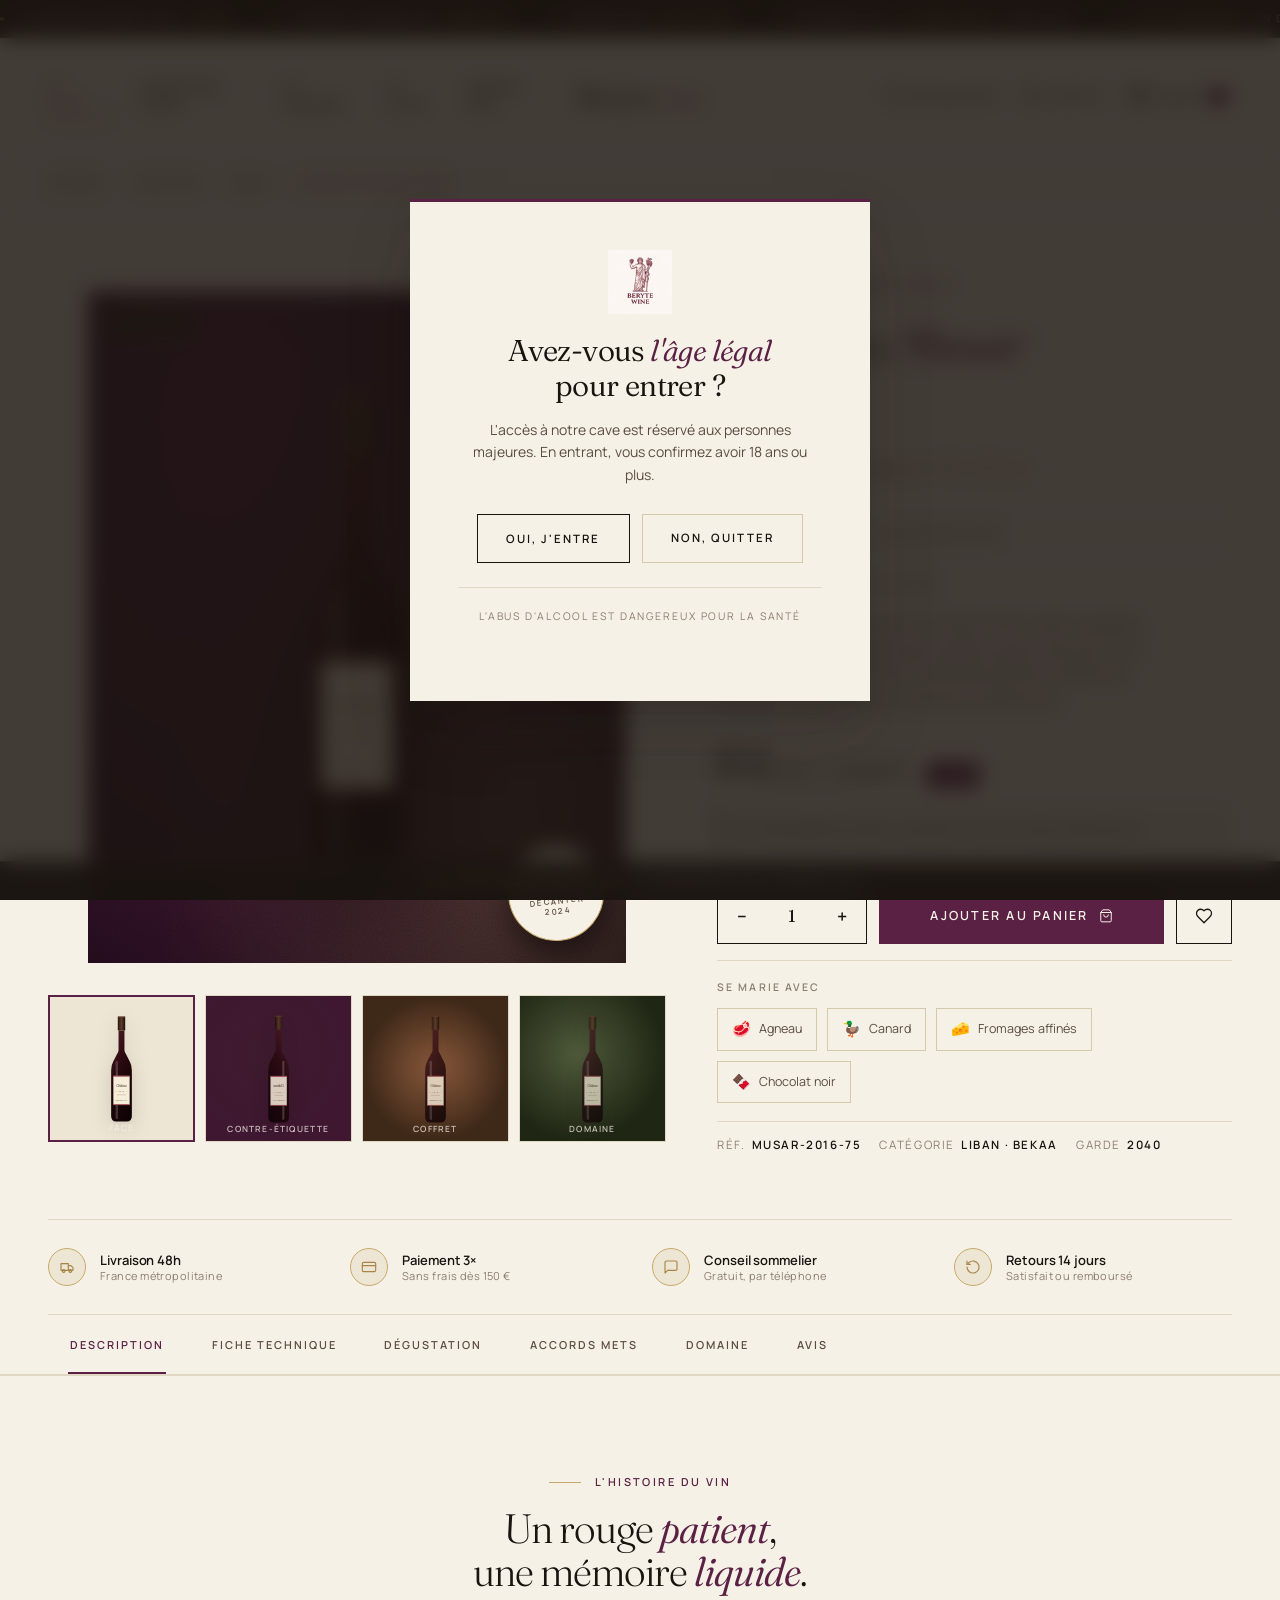
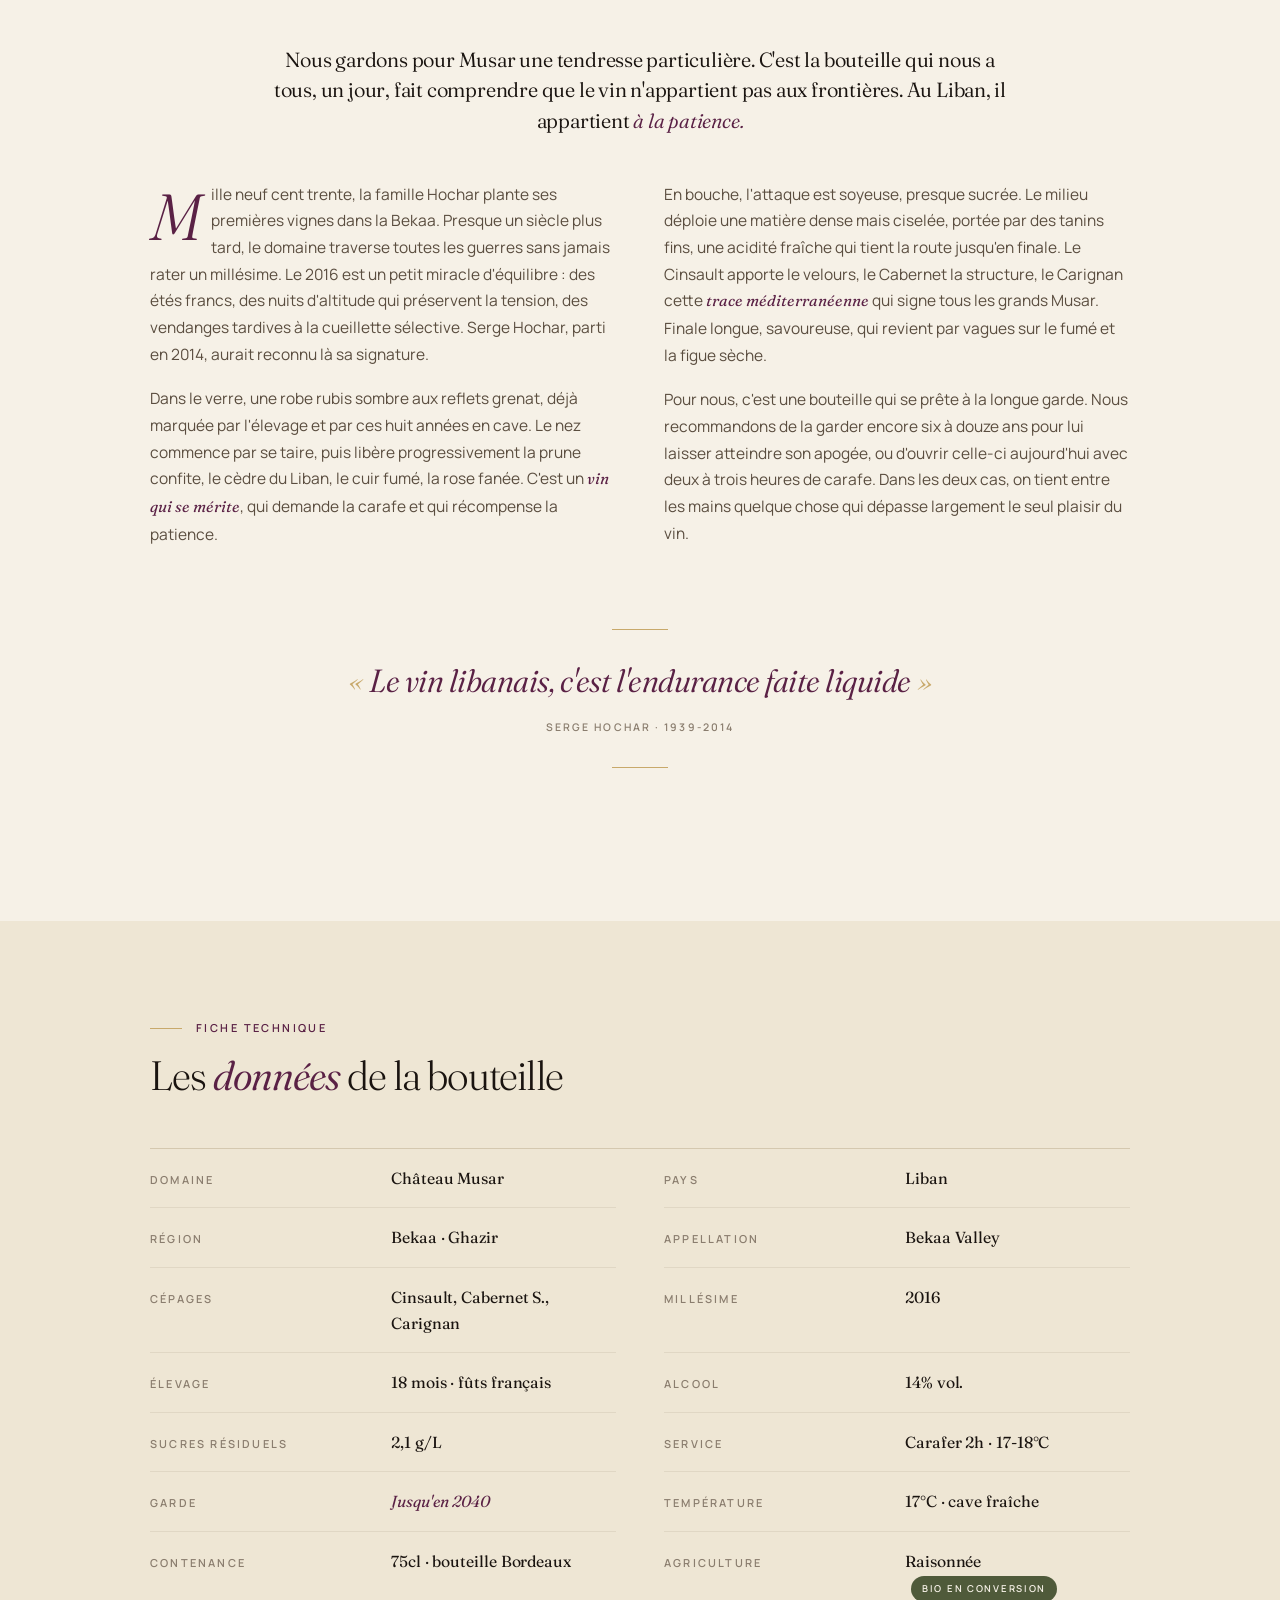
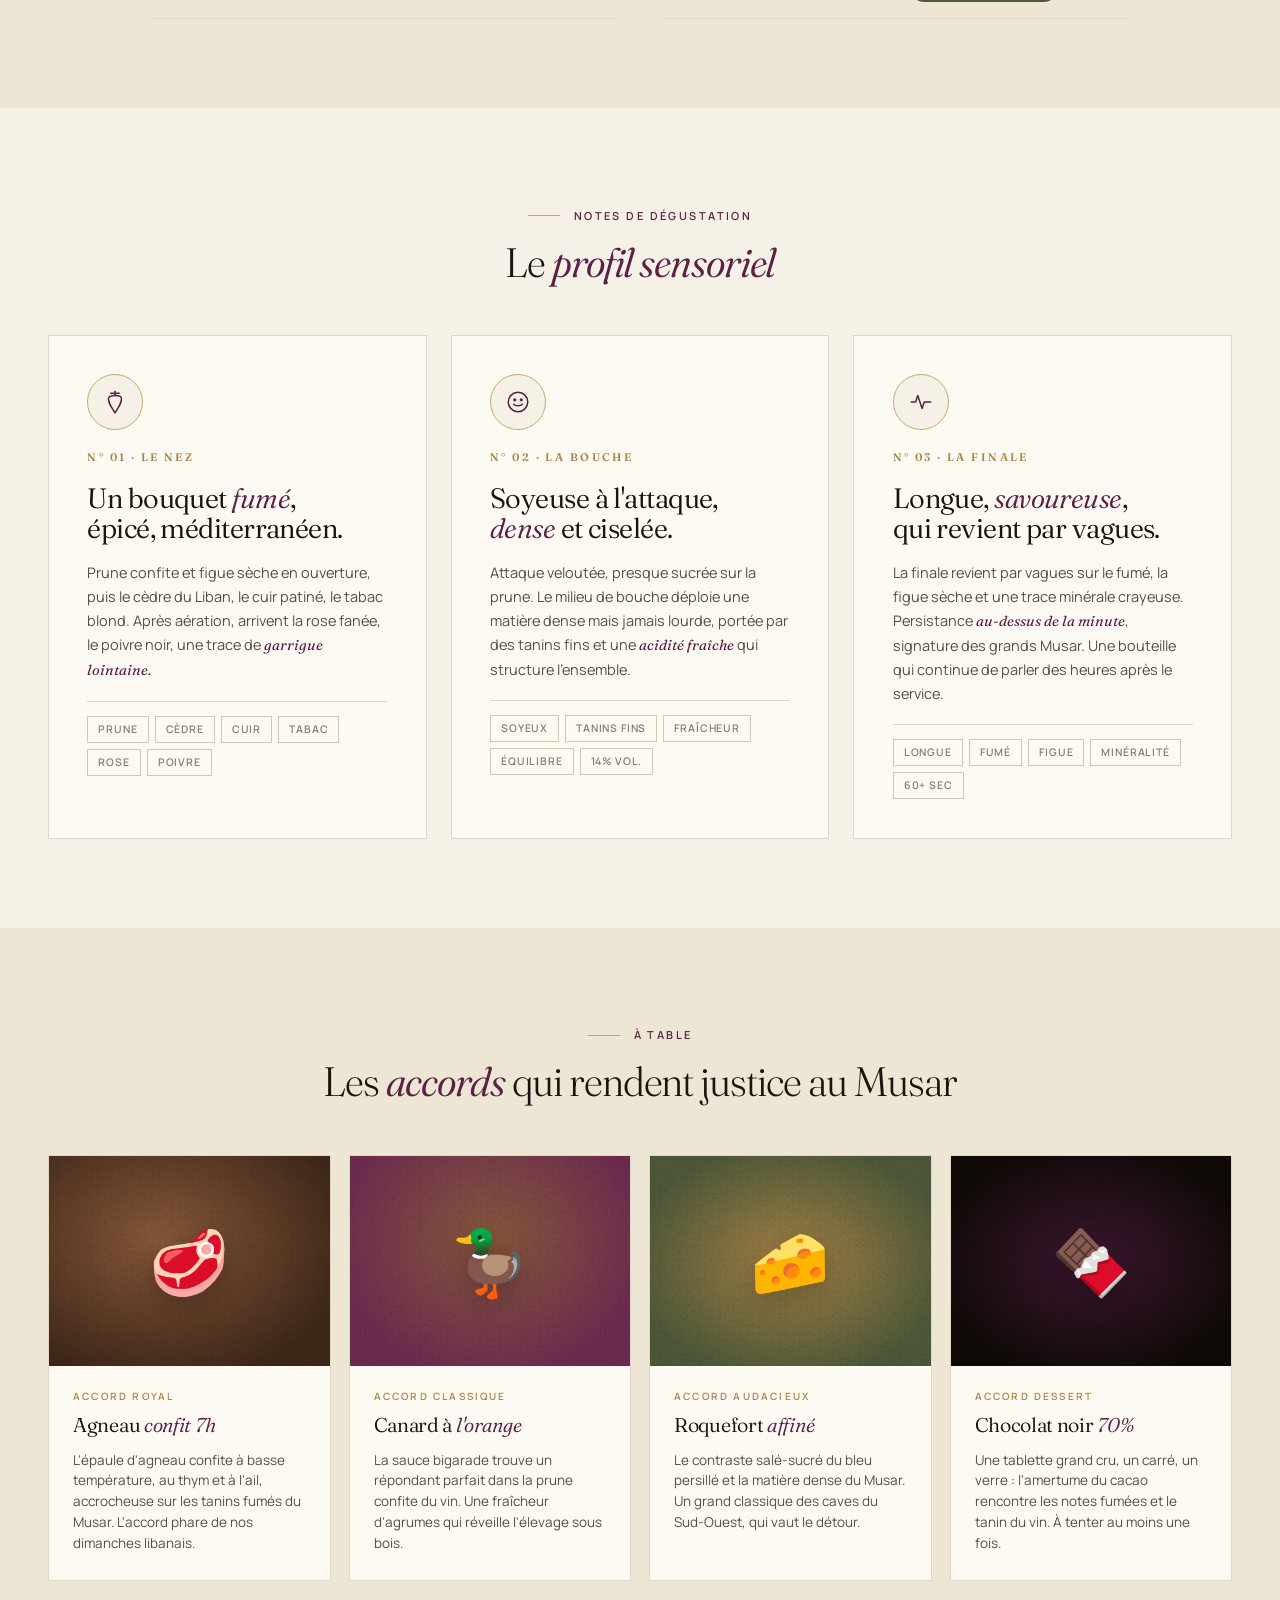
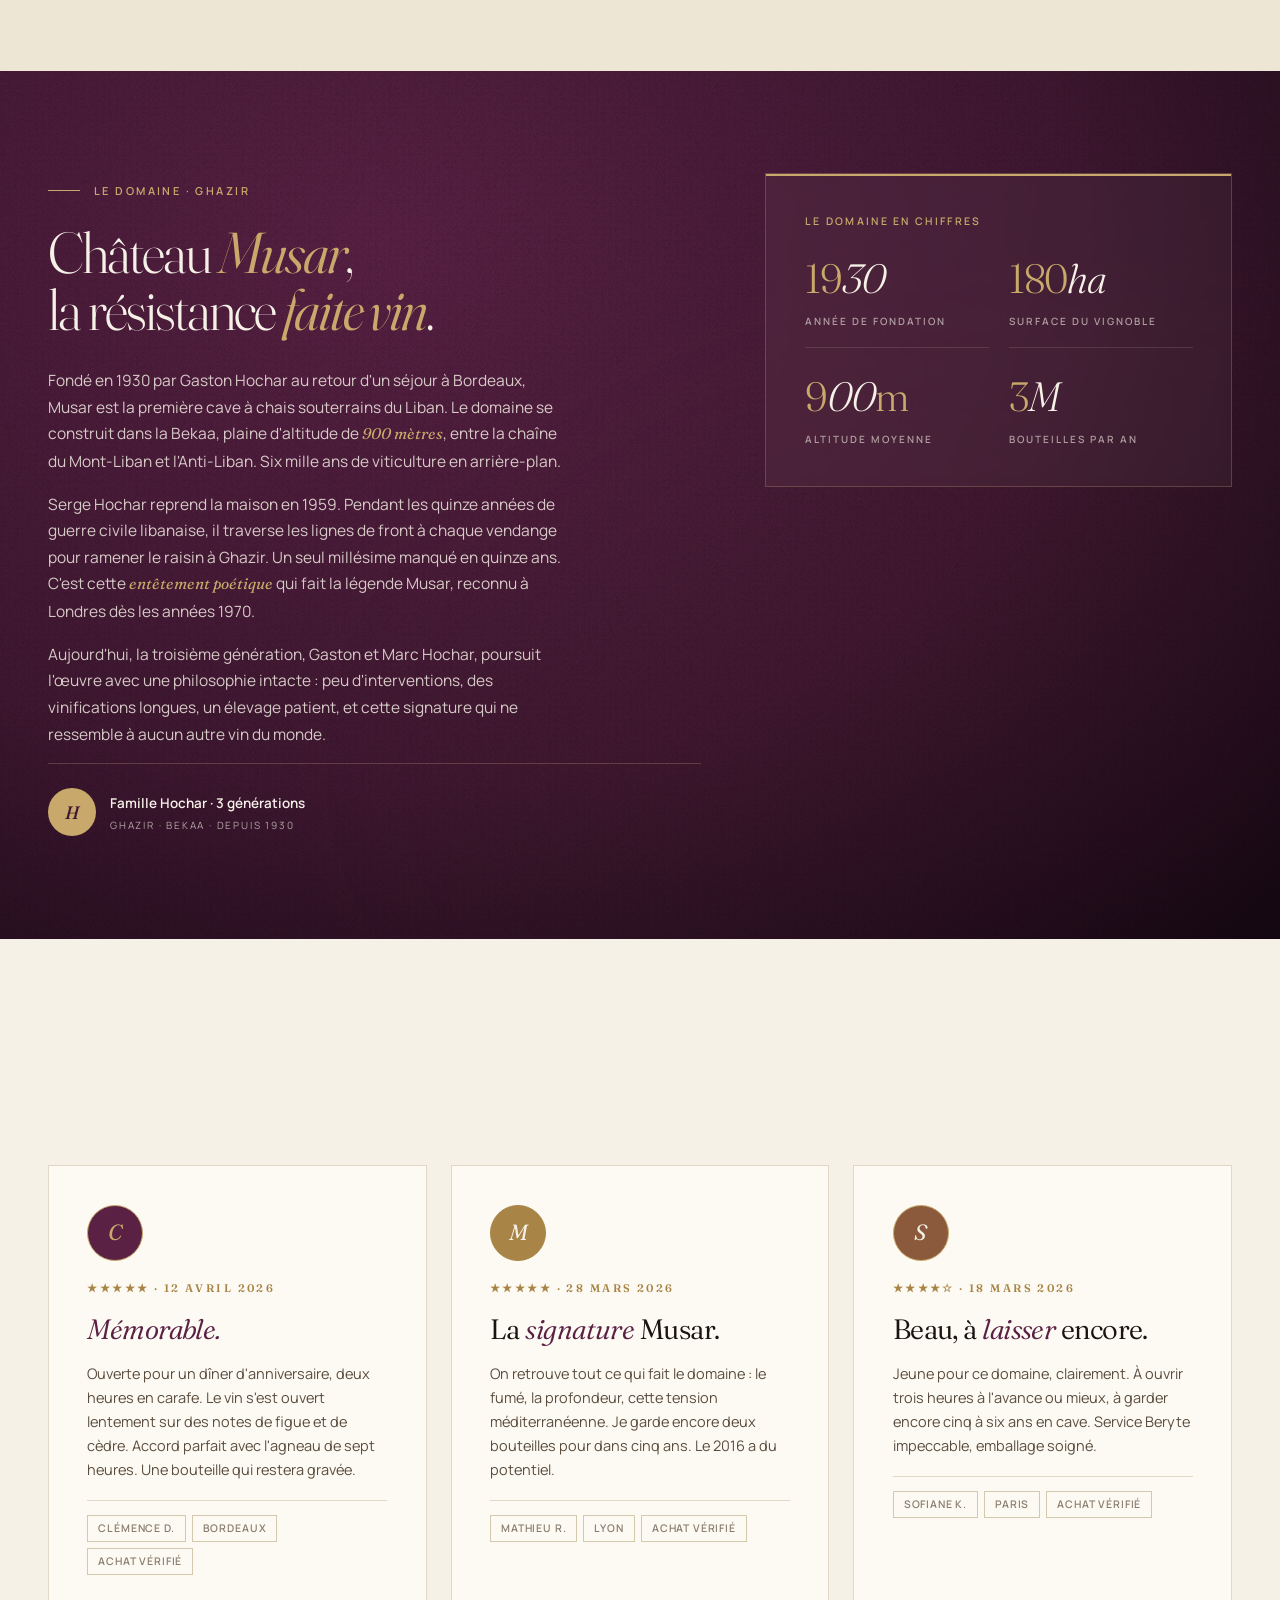
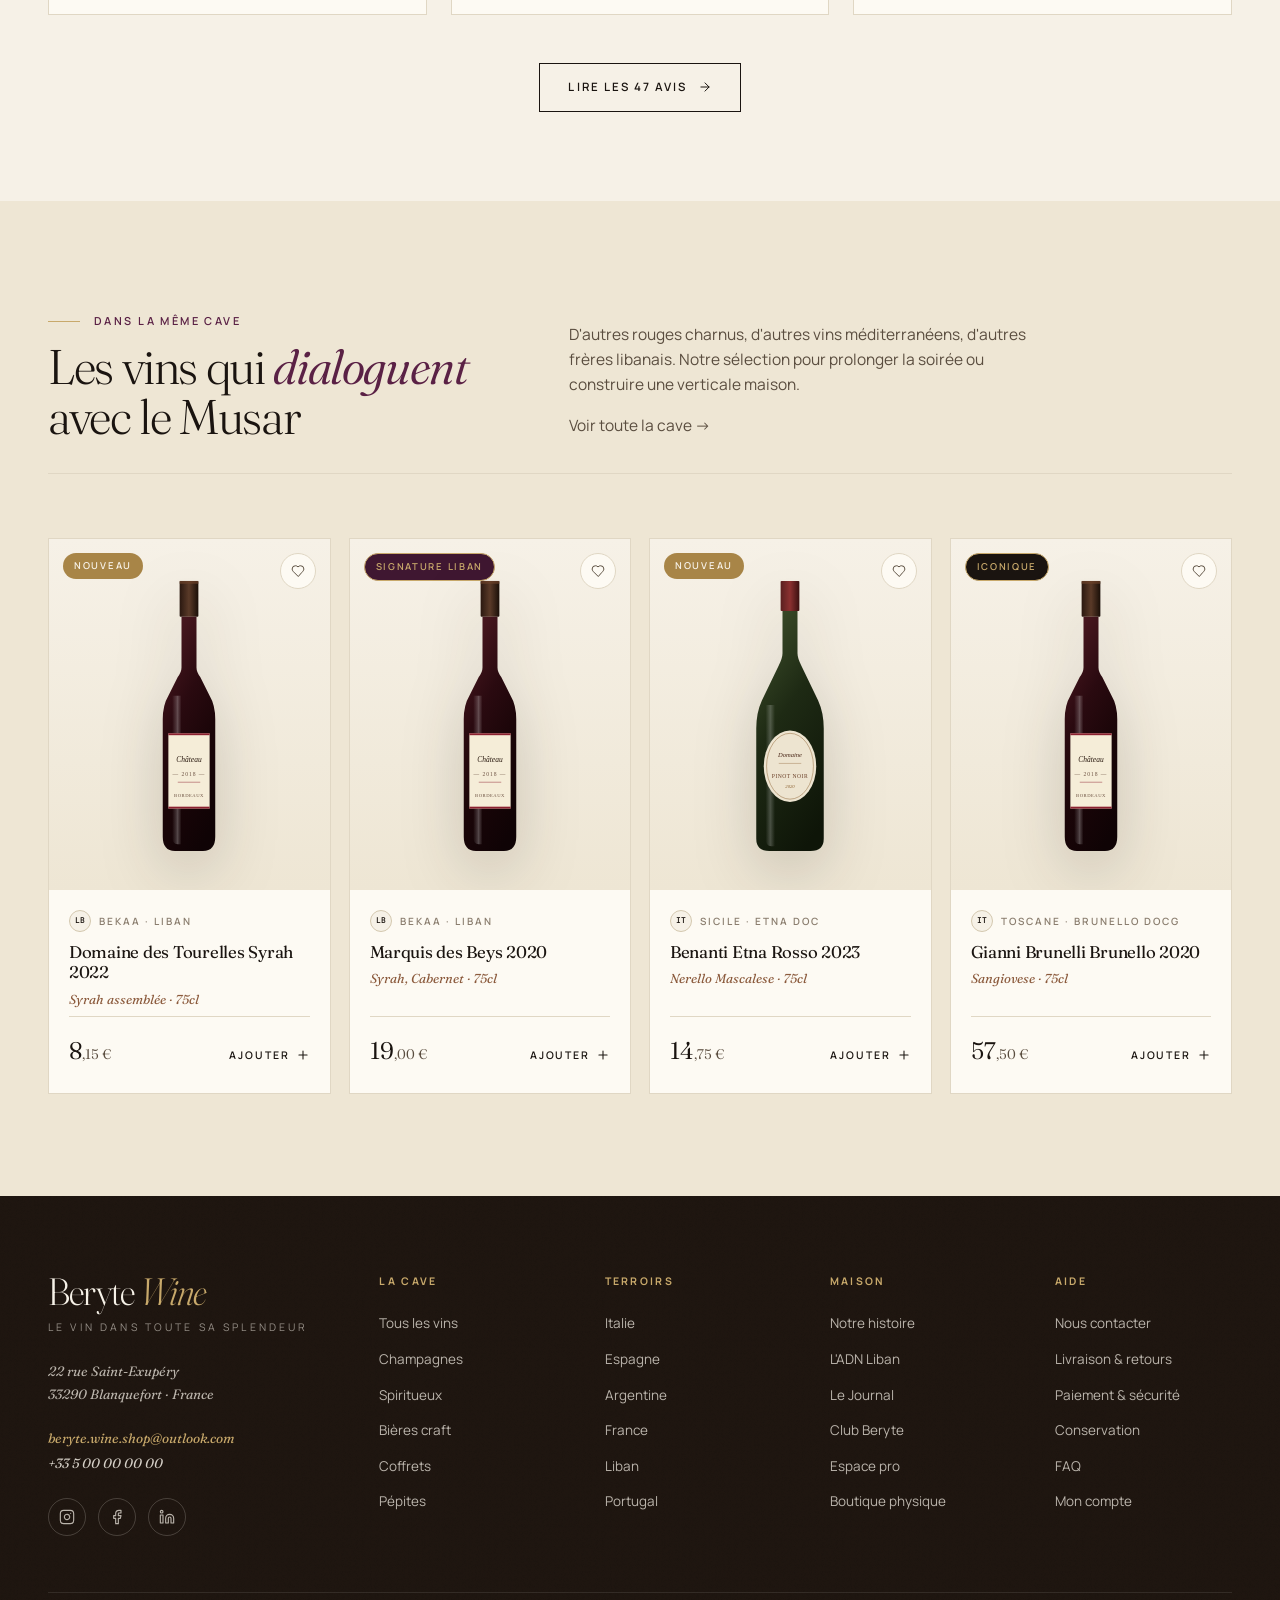
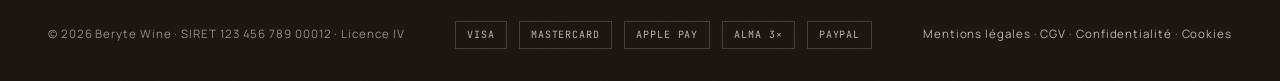
<file: produit.html>
<!DOCTYPE html>
<html lang="fr">
<head>
<meta charset="UTF-8">
<meta name="viewport" content="width=device-width, initial-scale=1, viewport-fit=cover">
<meta name="theme-color" content="#1A1410">
<meta name="description" content="Château Musar 2016 · Bekaa, Liban · Vin rouge iconique. Cinsault, Cabernet, Carignan. Médaillé Decanter Gold 2024. Livraison 48h par Beryte Wine.">
<title>Château Musar 2016 · Bekaa, Liban · Beryte Wine</title>
<link rel="stylesheet" href="shared.css">
<link rel="icon" type="image/png" href="assets/logo.png">
<style>
/* =====================================================
   PRODUIT · styles spécifiques single-product
   ===================================================== */

/* ========== BREADCRUMB ========== */
.breadcrumb {
  padding: 18px 0;
  border-bottom: 1px solid var(--c-border);
  background: var(--c-cream);
  font-size: 11.5px;
  letter-spacing: 0.14em;
  text-transform: uppercase;
  color: var(--c-ink-3);
  font-weight: var(--fw-semi);
  font-feature-settings: 'smcp';
}
.breadcrumb .woocommerce-breadcrumb { display: flex; align-items: center; gap: 10px; flex-wrap: wrap; }
.breadcrumb a { color: var(--c-ink-2); transition: color var(--t-fast) var(--ease); }
.breadcrumb a:hover { color: var(--c-purple); }
.breadcrumb .sep { color: var(--c-ink-4); }
.breadcrumb .current { color: var(--c-purple); }

/* ========== PRODUCT HERO (layout grille 6fr/5fr) ========== */
.product-hero { padding: clamp(40px, 5vw, 80px) 0 clamp(48px, 5vw, 88px); }
.product-hero-grid {
  display: grid;
  grid-template-columns: 6fr 5fr;
  gap: clamp(32px, 4vw, 72px);
  align-items: start;
}

/* ===== GALERIE IMAGE ===== */
.woocommerce-product-gallery {
  position: sticky;
  top: 96px;
  display: flex;
  flex-direction: column;
  gap: 16px;
}
.gallery-main {
  position: relative;
  background: radial-gradient(ellipse at 30% 20%, var(--c-purple) 0%, var(--c-purple-deep) 55%, #140611 100%);
  aspect-ratio: 4/5;
  overflow: hidden;
  display: flex;
  align-items: center;
  justify-content: center;
  cursor: zoom-in;
}
.gallery-main::after {
  content: "";
  position: absolute; inset: 0;
  background-image: url("data:image/svg+xml;utf8,<svg xmlns='http://www.w3.org/2000/svg' width='240' height='240'><filter id='n'><feTurbulence type='fractalNoise' baseFrequency='.85' numOctaves='2' stitchTiles='stitch'/><feColorMatrix values='0 0 0 0 0 0 0 0 0 0 0 0 0 0 0 0 0 0 .55 0'/></filter><rect width='240' height='240' filter='url(%23n)'/></svg>");
  mix-blend-mode: overlay;
  opacity: .5;
  pointer-events: none;
}
.gallery-main::before {
  content: "";
  position: absolute; inset: 0;
  background: radial-gradient(ellipse at 80% 85%, rgba(200,169,107,.28), transparent 60%);
  pointer-events: none;
}
.gallery-main img.wp-post-image {
  height: 78%;
  width: auto;
  position: relative;
  z-index: 2;
  filter: drop-shadow(0 30px 60px rgba(0,0,0,.65));
  transition: transform var(--t-slow) var(--ease);
}
.gallery-main:hover img.wp-post-image { transform: translateY(-4px) scale(1.02); }

.gallery-main .pill-float {
  position: absolute;
  top: 18px; left: 18px;
  z-index: 3;
}
.gallery-main .zoom-ico {
  position: absolute;
  top: 18px; right: 18px;
  z-index: 3;
  width: 40px; height: 40px;
  border-radius: 50%;
  background: rgba(246,241,231,.1);
  border: 1px solid rgba(246,241,231,.3);
  color: var(--c-cream);
  display: flex;
  align-items: center;
  justify-content: center;
  backdrop-filter: blur(6px);
  transition: all var(--t-fast) var(--ease);
}
.gallery-main .zoom-ico:hover { background: var(--c-gold); border-color: var(--c-gold); color: var(--c-ink); }
.gallery-main .zoom-ico svg { width: 16px; height: 16px; }

.medaillon-float {
  position: absolute;
  bottom: 22px;
  right: 22px;
  z-index: 3;
  width: 96px; height: 96px;
  border-radius: 50%;
  background: var(--c-cream);
  color: var(--c-ink);
  display: flex;
  flex-direction: column;
  align-items: center;
  justify-content: center;
  text-align: center;
  padding: 10px;
  border: 1.5px solid var(--c-gold);
  box-shadow: 0 14px 30px rgba(0,0,0,.5);
  transform: rotate(-6deg);
}
.medaillon-float .y { font-family: var(--ff-display); font-style: italic; font-size: 22px; color: var(--c-purple); line-height: 1; font-variant-numeric: oldstyle-nums; }
.medaillon-float .t { font-size: 8px; letter-spacing: 0.18em; text-transform: uppercase; color: var(--c-ink-2); margin-top: 4px; font-feature-settings: 'smcp'; font-weight: 600; line-height: 1.3; }

.gallery-thumbs {
  display: grid;
  grid-template-columns: repeat(4, 1fr);
  gap: 10px;
}
.thumb {
  aspect-ratio: 1;
  background: var(--c-cream-2);
  border: 1px solid var(--c-border);
  display: flex;
  align-items: center;
  justify-content: center;
  cursor: pointer;
  transition: all var(--t-fast) var(--ease);
  position: relative;
  overflow: hidden;
}
.thumb:hover { border-color: var(--c-purple); transform: translateY(-2px); }
.thumb.is-active { border-color: var(--c-purple); border-width: 2px; }
.thumb img { height: 82%; width: auto; filter: drop-shadow(0 6px 10px rgba(26,20,16,.15)); }
.thumb.thumb-gradient-1 { background: radial-gradient(ellipse at 40% 40%, #3E1B2E 0%, var(--c-purple-deep) 70%); }
.thumb.thumb-gradient-2 { background: radial-gradient(ellipse at 50% 50%, var(--c-warm) 0%, #3E2818 70%); }
.thumb.thumb-gradient-3 { background: radial-gradient(ellipse at 40% 40%, #4F5A3A 0%, #1F2614 70%); }
.thumb .thumb-label { position: absolute; bottom: 6px; left: 6px; right: 6px; font-size: 8.5px; letter-spacing: 0.14em; text-transform: uppercase; color: var(--c-cream); text-align: center; font-feature-settings: 'smcp'; opacity: .75; font-weight: 600; }

/* ===== SUMMARY entry-summary ===== */
.summary.entry-summary { display: flex; flex-direction: column; gap: 18px; }
.summary .eyebrow { margin-bottom: 4px; }
.product_title.entry-title {
  font-family: var(--ff-display);
  font-size: clamp(38px, 4.2vw, 52px);
  font-weight: 300;
  line-height: 1.02;
  letter-spacing: -0.028em;
  color: var(--c-ink);
  font-variation-settings: 'opsz' 72;
  margin: 0;
}
.product_title em { font-style: italic; color: var(--c-purple); font-weight: 350; }

.product-subline {
  font-family: var(--ff-display);
  font-style: italic;
  font-size: 16px;
  color: var(--c-warm);
  font-variant-numeric: oldstyle-nums;
  line-height: 1.4;
}

.product-origin { display: flex; align-items: center; gap: 10px; padding: 10px 0; border-block: 1px solid var(--c-border); font-size: 12px; letter-spacing: 0.18em; text-transform: uppercase; color: var(--c-ink-2); font-weight: var(--fw-semi); font-feature-settings: 'smcp'; }

.product-rating { display: flex; align-items: center; gap: 12px; }
.stars { display: inline-flex; gap: 2px; color: var(--c-gold-deep); }
.stars svg { width: 15px; height: 15px; fill: currentColor; }
.rating-text { font-size: 12.5px; color: var(--c-ink-2); letter-spacing: 0.02em; }
.rating-text em { color: var(--c-purple); font-style: italic; font-family: var(--ff-display); }

.woocommerce-product-details__short-description { font-size: 15px; line-height: 1.65; color: var(--c-ink-2); max-width: 48ch; }
.woocommerce-product-details__short-description em { color: var(--c-purple); font-style: italic; font-family: var(--ff-display); }

.price-wrap { display: flex; align-items: baseline; gap: 16px; padding-top: 8px; }
.summary .price {
  font-family: var(--ff-display);
  font-size: clamp(40px, 4vw, 48px);
  font-weight: 350;
  color: var(--c-ink);
  font-variant-numeric: oldstyle-nums;
  line-height: 1;
  font-variation-settings: 'opsz' 72;
}
.summary .price .cents { font-size: 22px; color: var(--c-ink-2); }
.summary .price-old {
  font-family: var(--ff-display);
  font-size: 22px;
  color: var(--c-ink-3);
  text-decoration: line-through;
  font-variant-numeric: oldstyle-nums;
}
.summary .save-tag {
  display: inline-flex;
  align-items: center;
  padding: 5px 11px;
  background: var(--c-wine);
  color: var(--c-cream);
  font-size: 10px;
  letter-spacing: 0.18em;
  text-transform: uppercase;
  font-weight: var(--fw-semi);
  font-feature-settings: 'smcp';
}

.stock-indicator {
  display: flex;
  align-items: center;
  gap: 10px;
  font-size: 13px;
  color: var(--c-ink-2);
  padding: 12px 16px;
  background: rgba(79,90,58,.06);
  border-left: 2px solid var(--c-success);
}
.stock-indicator .dot {
  width: 8px; height: 8px;
  border-radius: 50%;
  background: var(--c-success);
  flex-shrink: 0;
  animation: pulse 2.2s ease-in-out infinite;
}
.stock-indicator strong { color: var(--c-success); font-weight: var(--fw-semi); }
@keyframes pulse { 0%, 100% { opacity: 1; } 50% { opacity: .45; } }

/* ===== CART FORM ===== */
.cart {
  display: flex;
  gap: 12px;
  align-items: stretch;
  padding: 16px 0;
  border-block: 1px solid var(--c-border);
  flex-wrap: wrap;
}
.quantity {
  display: inline-flex;
  align-items: center;
  border: 1px solid var(--c-ink);
  height: 56px;
}
.quantity button {
  width: 48px; height: 100%;
  background: transparent;
  color: var(--c-ink);
  font-size: 18px;
  font-weight: var(--fw-semi);
  transition: background var(--t-fast) var(--ease);
}
.quantity button:hover { background: var(--c-cream-2); }
.quantity input.qty {
  width: 52px;
  height: 100%;
  text-align: center;
  border: none;
  background: transparent;
  font-family: var(--ff-display);
  font-size: 17px;
  font-variant-numeric: oldstyle-nums;
  color: var(--c-ink);
  -moz-appearance: textfield;
  padding: 0;
}
.quantity input.qty::-webkit-outer-spin-button,
.quantity input.qty::-webkit-inner-spin-button { -webkit-appearance: none; margin: 0; }
.single_add_to_cart_button { flex: 1; min-width: 220px; }

.fav-btn {
  width: 56px; height: 56px;
  border: 1px solid var(--c-ink);
  display: inline-flex;
  align-items: center;
  justify-content: center;
  color: var(--c-ink);
  transition: all var(--t-med) var(--ease);
  background: transparent;
  flex-shrink: 0;
}
.fav-btn:hover { background: var(--c-purple); border-color: var(--c-purple); color: var(--c-cream); }
.fav-btn svg { width: 18px; height: 18px; }
.fav-btn.is-faved { background: var(--c-purple); color: var(--c-cream); border-color: var(--c-purple); }

/* ===== ACCORDS METS (hero) ===== */
.accords-hero {
  display: flex;
  flex-direction: column;
  gap: 12px;
}
.accords-hero .h-label {
  font-size: 10.5px;
  letter-spacing: 0.2em;
  text-transform: uppercase;
  color: var(--c-ink-3);
  font-weight: var(--fw-semi);
  font-feature-settings: 'smcp';
}
.accords-hero .items {
  display: flex;
  gap: 10px;
  flex-wrap: wrap;
}
.accord-chip {
  display: inline-flex;
  align-items: center;
  gap: 8px;
  padding: 8px 14px;
  border: 1px solid var(--c-border-2);
  background: var(--c-cream);
  font-size: 12.5px;
  color: var(--c-ink-2);
  transition: all var(--t-fast) var(--ease);
}
.accord-chip:hover { border-color: var(--c-purple); background: var(--c-white); color: var(--c-ink); }
.accord-chip .emo { font-size: 15px; }

/* product_meta (WooCommerce) */
.product_meta { font-size: 11.5px; color: var(--c-ink-3); letter-spacing: 0.14em; text-transform: uppercase; font-feature-settings: 'smcp'; padding-top: 14px; border-top: 1px solid var(--c-border); display: flex; gap: 18px; flex-wrap: wrap; }
.product_meta span { display: inline-flex; gap: 6px; }
.product_meta span strong { color: var(--c-ink); font-weight: var(--fw-semi); }

/* ========== TRUST STRIP INLINE ========== */
.trust-inline {
  display: grid;
  grid-template-columns: repeat(4, 1fr);
  gap: 24px;
  padding: 28px 0;
  border-block: 1px solid var(--c-border);
  background: var(--c-cream);
}
.trust-inline-item { display: flex; gap: 14px; align-items: center; }
.trust-inline-item .ico {
  width: 38px; height: 38px;
  border-radius: 50%;
  background: var(--c-cream-2);
  border: 1px solid var(--c-gold);
  display: flex;
  align-items: center;
  justify-content: center;
  color: var(--c-gold-deep);
  flex-shrink: 0;
}
.trust-inline-item .ico svg { width: 16px; height: 16px; stroke-width: 1.7; }
.trust-inline-item .txt { display: flex; flex-direction: column; line-height: 1.3; }
.trust-inline-item .t1 { font-size: 13px; color: var(--c-ink); font-weight: var(--fw-semi); letter-spacing: -0.005em; }
.trust-inline-item .t2 { font-size: 11px; color: var(--c-ink-3); letter-spacing: 0.04em; }

/* ========== STICKY TABS ========== */
.tabs-nav {
  position: sticky;
  top: 65px;
  z-index: 30;
  background: rgba(246,241,231,.96);
  backdrop-filter: blur(10px);
  -webkit-backdrop-filter: blur(10px);
  border-bottom: 1px solid var(--c-border);
  box-shadow: 0 1px 0 var(--c-border);
}
.tabs-nav .inner {
  display: flex;
  gap: 4px;
  overflow-x: auto;
  scrollbar-width: none;
}
.tabs-nav .inner::-webkit-scrollbar { display: none; }
.tab-btn {
  position: relative;
  padding: 22px 22px;
  font-size: 11px;
  font-weight: var(--fw-semi);
  letter-spacing: 0.18em;
  text-transform: uppercase;
  color: var(--c-ink-2);
  white-space: nowrap;
  font-feature-settings: 'smcp';
  transition: color var(--t-fast) var(--ease);
  background: transparent;
  border: none;
  cursor: pointer;
  flex-shrink: 0;
}
.tab-btn::after {
  content: "";
  position: absolute;
  left: 20px; right: 20px; bottom: 0;
  height: 2px;
  background: var(--c-purple);
  transform: scaleX(0);
  transform-origin: left;
  transition: transform var(--t-med) var(--ease);
}
.tab-btn:hover { color: var(--c-ink); }
.tab-btn.is-active { color: var(--c-purple); }
.tab-btn.is-active::after { transform: scaleX(1); }

/* ========== DESCRIPTION SECTION ========== */
.panel { padding: clamp(64px, 7vw, 104px) 0; scroll-margin-top: 140px; }
.panel--alt { background: var(--c-cream-2); }

.desc-wrap { max-width: 980px; margin: 0 auto; }
.desc-head { text-align: center; margin-bottom: clamp(32px, 4vw, 56px); }
.desc-head h2 { font-family: var(--ff-display); font-size: clamp(30px, 3.2vw, 44px); font-weight: 300; letter-spacing: -0.025em; line-height: 1.05; font-variation-settings: 'opsz' 72; }
.desc-head h2 em { color: var(--c-purple); font-style: italic; font-weight: 350; }

.desc-lead {
  font-family: var(--ff-display);
  font-size: clamp(18px, 1.6vw, 22px);
  font-weight: 350;
  line-height: 1.5;
  color: var(--c-ink);
  max-width: 58ch;
  margin: 0 auto 44px;
  text-align: center;
  letter-spacing: -0.01em;
  font-variation-settings: 'opsz' 48;
}
.desc-lead em { color: var(--c-purple); font-style: italic; }

.desc-cols {
  column-count: 2;
  column-gap: 48px;
  font-size: 15.5px;
  line-height: 1.72;
  color: var(--c-ink-2);
}
.desc-cols p { margin: 0 0 18px; break-inside: avoid; }
.desc-cols p.drop-cap { margin-top: 0; }
.desc-cols p em { color: var(--c-purple); font-style: italic; font-family: var(--ff-display); }

.desc-quote {
  margin: clamp(48px, 5vw, 72px) auto;
  max-width: 780px;
  text-align: center;
  padding: 32px 24px;
  position: relative;
}
.desc-quote::before, .desc-quote::after {
  content: "";
  position: absolute;
  left: 50%;
  transform: translateX(-50%);
  width: 56px;
  height: 1px;
  background: var(--c-gold);
}
.desc-quote::before { top: 0; }
.desc-quote::after { bottom: 0; }
.desc-quote p {
  font-family: var(--ff-display);
  font-style: italic;
  font-size: clamp(24px, 2.6vw, 32px);
  line-height: 1.24;
  color: var(--c-purple);
  letter-spacing: -0.015em;
  margin: 0;
  font-weight: 350;
  font-variation-settings: 'opsz' 72;
}
.desc-quote p::before { content: "« "; color: var(--c-gold); }
.desc-quote p::after { content: " »"; color: var(--c-gold); }
.desc-quote cite {
  display: block;
  margin-top: 18px;
  font-style: normal;
  font-size: 10.5px;
  letter-spacing: 0.2em;
  text-transform: uppercase;
  color: var(--c-ink-3);
  font-family: var(--ff-body);
  font-weight: var(--fw-semi);
  font-feature-settings: 'smcp';
}

/* ========== FICHE TECHNIQUE ========== */
.fiche-wrap { max-width: 980px; margin: 0 auto; }
.fiche-grid {
  display: grid;
  grid-template-columns: 1fr 1fr;
  gap: 0 48px;
  border-top: 1px solid var(--c-border-2);
}
.fiche-row {
  display: grid;
  grid-template-columns: 1fr 1fr;
  gap: 16px;
  padding: 16px 0;
  border-bottom: 1px solid var(--c-border);
  align-items: baseline;
}
.fiche-row .k {
  font-size: 11px;
  letter-spacing: 0.2em;
  text-transform: uppercase;
  color: var(--c-ink-3);
  font-weight: var(--fw-semi);
  font-feature-settings: 'smcp';
}
.fiche-row .v {
  font-family: var(--ff-display);
  font-size: 16px;
  color: var(--c-ink);
  font-variant-numeric: oldstyle-nums;
  letter-spacing: -0.005em;
  font-weight: 400;
  font-variation-settings: 'opsz' 32;
}
.fiche-row .v em { color: var(--c-purple); font-style: italic; }
.fiche-row .v .pill { margin-left: 6px; vertical-align: middle; }

/* ========== DEGUSTATION ========== */
.degust-grid {
  display: grid;
  grid-template-columns: repeat(3, 1fr);
  gap: 24px;
  max-width: 1200px;
  margin: 0 auto;
}
.degust-card {
  background: var(--c-white);
  border: 1px solid var(--c-border);
  padding: clamp(28px, 3vw, 40px);
  display: flex;
  flex-direction: column;
  gap: 18px;
  transition: all var(--t-med) var(--ease);
  position: relative;
  overflow: hidden;
}
.degust-card::before {
  content: "";
  position: absolute;
  top: 0; left: 0; right: 0;
  height: 2px;
  background: var(--c-gold);
  transform: scaleX(0);
  transform-origin: left;
  transition: transform var(--t-med) var(--ease);
}
.degust-card:hover { transform: translateY(-4px); box-shadow: var(--shadow-md); }
.degust-card:hover::before { transform: scaleX(1); }
.degust-card .ico {
  width: 56px; height: 56px;
  border-radius: 50%;
  background: var(--c-cream);
  border: 1px solid var(--c-gold);
  display: flex;
  align-items: center;
  justify-content: center;
  color: var(--c-purple);
}
.degust-card .ico svg { width: 26px; height: 26px; stroke-width: 1.4; }
.degust-card .numero {
  font-family: var(--ff-display);
  font-size: 11px;
  letter-spacing: 0.22em;
  color: var(--c-gold-deep);
  font-variant-numeric: oldstyle-nums;
  font-feature-settings: 'smcp';
  text-transform: uppercase;
  font-weight: var(--fw-semi);
}
.degust-card h3 {
  font-family: var(--ff-display);
  font-size: 28px;
  font-weight: 350;
  letter-spacing: -0.02em;
  line-height: 1.05;
  font-variation-settings: 'opsz' 48;
}
.degust-card h3 em { color: var(--c-purple); font-style: italic; }
.degust-card p {
  font-size: 14.5px;
  line-height: 1.65;
  color: var(--c-ink-2);
  margin: 0;
}
.degust-card p em { color: var(--c-purple); font-style: italic; font-family: var(--ff-display); }
.degust-card .notes {
  display: flex;
  flex-wrap: wrap;
  gap: 6px;
  padding-top: 14px;
  border-top: 1px solid var(--c-border);
}
.degust-card .notes span {
  font-size: 10.5px;
  letter-spacing: 0.08em;
  text-transform: uppercase;
  color: var(--c-ink-3);
  padding: 4px 10px;
  border: 1px solid var(--c-border-2);
  font-weight: var(--fw-semi);
  font-feature-settings: 'smcp';
}

/* ========== ACCORDS METS (section) ========== */
.accords-grid {
  display: grid;
  grid-template-columns: repeat(4, 1fr);
  gap: 18px;
}
.accord-card {
  background: var(--c-white);
  border: 1px solid var(--c-border);
  overflow: hidden;
  display: flex;
  flex-direction: column;
  transition: all var(--t-med) var(--ease);
}
.accord-card:hover { transform: translateY(-4px); box-shadow: var(--shadow-md); border-color: var(--c-border-3); }
.accord-card .photo {
  aspect-ratio: 4/3;
  position: relative;
  display: flex;
  align-items: center;
  justify-content: center;
  font-size: 64px;
  overflow: hidden;
}
.accord-card .photo::after {
  content: "";
  position: absolute; inset: 0;
  background-image: url("data:image/svg+xml;utf8,<svg xmlns='http://www.w3.org/2000/svg' width='240' height='240'><filter id='n'><feTurbulence baseFrequency='.85' numOctaves='2' stitchTiles='stitch'/><feColorMatrix values='0 0 0 0 0 0 0 0 0 0 0 0 0 0 0 0 0 0 .4 0'/></filter><rect width='240' height='240' filter='url(%23n)'/></svg>");
  mix-blend-mode: overlay;
  opacity: .45;
  pointer-events: none;
}
.accord-card .photo .emo { position: relative; z-index: 2; filter: drop-shadow(0 8px 14px rgba(0,0,0,.25)); }
.accord-card.photo-1 .photo { background: radial-gradient(ellipse at 40% 40%, #8B5A3C 0%, #3F2818 80%); }
.accord-card.photo-2 .photo { background: radial-gradient(ellipse at 50% 40%, var(--c-warm) 0%, #6E2B52 80%); }
.accord-card.photo-3 .photo { background: radial-gradient(ellipse at 50% 50%, #A88547 0%, #4F5A3A 80%); }
.accord-card.photo-4 .photo { background: radial-gradient(ellipse at 50% 50%, #3F1731 0%, #0F0A07 80%); }
.accord-card .body { padding: 22px 24px 26px; display: flex; flex-direction: column; gap: 8px; }
.accord-card .kicker { font-size: 10px; letter-spacing: 0.22em; text-transform: uppercase; color: var(--c-gold-deep); font-weight: var(--fw-semi); font-feature-settings: 'smcp'; }
.accord-card h4 { font-family: var(--ff-display); font-size: 20px; font-weight: 350; letter-spacing: -0.015em; line-height: 1.15; font-variation-settings: 'opsz' 32; }
.accord-card h4 em { color: var(--c-purple); font-style: italic; }
.accord-card p { font-size: 13.5px; color: var(--c-ink-2); line-height: 1.55; margin: 6px 0 0; }

/* ========== DOMAINE BAND ========== */
.domaine-band {
  background: radial-gradient(ellipse at 30% 20%, var(--c-purple) 0%, var(--c-purple-deep) 55%, #130611 100%);
  color: var(--c-cream);
  position: relative;
  overflow: hidden;
  padding: clamp(72px, 8vw, 128px) 0;
  scroll-margin-top: 140px;
}
.domaine-band::before {
  content: "";
  position: absolute; inset: 0;
  background-image: url("data:image/svg+xml;utf8,<svg xmlns='http://www.w3.org/2000/svg' width='240' height='240'><filter id='n'><feTurbulence baseFrequency='.85' numOctaves='2' stitchTiles='stitch'/><feColorMatrix values='0 0 0 0 0 0 0 0 0 0 0 0 0 0 0 0 0 0 .55 0'/></filter><rect width='240' height='240' filter='url(%23n)'/></svg>");
  mix-blend-mode: overlay;
  opacity: .5;
  pointer-events: none;
}
.domaine-band::after {
  content: "";
  position: absolute; inset: 0;
  background: radial-gradient(ellipse at 85% 80%, rgba(200,169,107,.18), transparent 55%);
  pointer-events: none;
}
.domaine-band > .container { position: relative; z-index: 2; }
.domaine-grid {
  display: grid;
  grid-template-columns: 7fr 5fr;
  gap: clamp(32px, 5vw, 80px);
  align-items: start;
}
.domaine-grid .eyebrow { color: var(--c-gold); margin-bottom: 24px; }
.domaine-grid .eyebrow::before { background: var(--c-gold); }
.domaine-grid h2 {
  font-family: var(--ff-display);
  font-size: clamp(36px, 4.5vw, 64px);
  font-weight: 300;
  line-height: 1;
  letter-spacing: -0.035em;
  color: var(--c-cream);
  margin-bottom: 28px;
  font-variation-settings: 'opsz' 144;
  max-width: 14ch;
}
.domaine-grid h2 em { color: var(--c-gold); font-style: italic; font-weight: 350; }
.domaine-grid .prose p {
  font-size: 15.5px;
  line-height: 1.72;
  color: rgba(246,241,231,.82);
  margin: 0 0 16px;
  max-width: 58ch;
}
.domaine-grid .prose p em { color: var(--c-gold); font-style: italic; font-family: var(--ff-display); }
.domaine-grid .sig-founder {
  display: flex;
  align-items: center;
  gap: 14px;
  padding-top: 24px;
  margin-top: 12px;
  border-top: 1px solid rgba(200,169,107,.28);
}
.sig-founder .av {
  width: 48px; height: 48px;
  border-radius: 50%;
  background: var(--c-gold);
  color: var(--c-purple-deep);
  display: flex;
  align-items: center;
  justify-content: center;
  font-family: var(--ff-display);
  font-size: 18px;
  font-style: italic;
  font-weight: 500;
  font-variation-settings: 'opsz' 48;
}
.sig-founder .who { display: flex; flex-direction: column; }
.sig-founder .n { font-weight: 600; font-size: 13.5px; color: var(--c-cream); }
.sig-founder .r { font-size: 10px; letter-spacing: 0.18em; text-transform: uppercase; color: rgba(246,241,231,.65); font-feature-settings: 'smcp'; margin-top: 3px; }

.domaine-chiffres {
  background: rgba(246,241,231,.04);
  border: 1px solid rgba(200,169,107,.28);
  padding: clamp(28px, 3vw, 44px);
  backdrop-filter: blur(4px);
  position: relative;
}
.domaine-chiffres::before {
  content: "";
  position: absolute;
  top: 0; left: 0; right: 0;
  height: 2px;
  background: var(--c-gold);
}
.domaine-chiffres h3 {
  font-family: var(--ff-body);
  font-size: 10.5px;
  letter-spacing: 0.22em;
  text-transform: uppercase;
  color: var(--c-gold);
  font-weight: var(--fw-semi);
  font-feature-settings: 'smcp';
  margin-bottom: 28px;
}
.chiffres-list { display: grid; grid-template-columns: 1fr 1fr; gap: 28px 20px; }
.chiffre {
  display: flex;
  flex-direction: column;
  gap: 4px;
  padding-bottom: 18px;
  border-bottom: 1px solid rgba(246,241,231,.12);
}
.chiffre:nth-last-child(-n+2) { border-bottom: 0; padding-bottom: 0; }
.chiffre .n {
  font-family: var(--ff-display);
  font-size: clamp(32px, 3.2vw, 44px);
  font-weight: 300;
  color: var(--c-gold);
  line-height: 1;
  font-variant-numeric: oldstyle-nums;
  font-variation-settings: 'opsz' 72;
  letter-spacing: -0.025em;
}
.chiffre .n em { color: var(--c-cream); font-style: italic; }
.chiffre .l {
  font-size: 10px;
  letter-spacing: 0.2em;
  text-transform: uppercase;
  color: rgba(246,241,231,.6);
  font-weight: var(--fw-semi);
  font-feature-settings: 'smcp';
  margin-top: 10px;
}

/* ========== RAIL SIMILAIRES ========== */
.rail { display: grid; grid-template-columns: repeat(4, 1fr); gap: 18px; }

/* ========== RESPONSIVE ========== */
@media (max-width: 1024px) {
  .product-hero-grid { grid-template-columns: 1fr; gap: 40px; }
  .woocommerce-product-gallery { position: static; }
  .trust-inline { grid-template-columns: 1fr 1fr; gap: 18px; }
  .desc-cols { column-count: 1; }
  .degust-grid { grid-template-columns: 1fr; }
  .accords-grid { grid-template-columns: 1fr 1fr; }
  .domaine-grid { grid-template-columns: 1fr; }
  .fiche-grid { grid-template-columns: 1fr; gap: 0; }
  .rail { grid-template-columns: repeat(2, 1fr); }
  .tabs-nav { top: 58px; }
}
@media (max-width: 680px) {
  .product_title.entry-title { font-size: 36px; }
  .summary .price { font-size: 36px; }
  .trust-inline { grid-template-columns: 1fr; }
  .accords-grid { grid-template-columns: 1fr; }
  .rail { grid-template-columns: 1fr; }
  .tab-btn { padding: 18px 16px; font-size: 10.5px; }
  .cart { flex-wrap: wrap; }
  .single_add_to_cart_button { width: 100%; }
  .chiffres-list { grid-template-columns: 1fr 1fr; gap: 18px; }
  .medaillon-float { width: 78px; height: 78px; bottom: 14px; right: 14px; }
  .medaillon-float .y { font-size: 18px; }
  .medaillon-float .t { font-size: 7px; }
}
</style>
</head>
<body class="product single-product postid-musar-2016 woocommerce woocommerce-page">

<!-- ================================================================
     TEMPLATE: template-parts/age-gate.php
     Age verification (18+). WP: hook into woocommerce-age-gate plugin
     ================================================================ -->
<div class="age-gate" id="ageGate" role="dialog" aria-labelledby="ageGateTitle" aria-modal="true">
  <div class="age-gate-card">
    <div class="logo-wrap"><img src="assets/logo.png" alt="Beryte Wine"></div>
    <h2 id="ageGateTitle">Avez-vous <em>l'âge légal</em><br>pour entrer ?</h2>
    <p>L'accès à notre cave est réservé aux personnes majeures. En entrant, vous confirmez avoir 18 ans ou plus.</p>
    <div class="actions">
      <button type="button" class="btn btn--line" onclick="document.getElementById('ageGate').style.display='none'; try{localStorage.setItem('beryte_age_ok','1');}catch(e){}">Oui, j'entre</button>
      <a href="https://www.google.com" class="btn btn--ghost" style="color:var(--c-ink); border-color:var(--c-border-2)">Non, quitter</a>
    </div>
    <p class="evin-note">L'abus d'alcool est dangereux pour la santé</p>
  </div>
</div>

<!-- ================================================================
     TEMPLATE: header.php
     Top ticker + sticky header + util nav
     ================================================================ -->
<div class="ticker" aria-hidden="true">
  <div class="ticker-track">
    <span><span class="ticker-dot"></span>Livraison offerte dès <em>120 €</em></span>
    <span><span class="ticker-dot"></span>Conseil sommelier <em>gratuit</em></span>
    <span><span class="ticker-dot"></span>Expédition <em>sous 48h</em></span>
    <span><span class="ticker-dot"></span>Paiement en <em>3× sans frais</em> dès 150 €</span>
    <span><span class="ticker-dot"></span><em>120+ domaines</em> en direct</span>
    <span><span class="ticker-dot"></span>Caviste indépendant <em>Blanquefort · 33</em></span>
    <!-- Duplication pour la boucle infinie -->
    <span><span class="ticker-dot"></span>Livraison offerte dès <em>120 €</em></span>
    <span><span class="ticker-dot"></span>Conseil sommelier <em>gratuit</em></span>
    <span><span class="ticker-dot"></span>Expédition <em>sous 48h</em></span>
    <span><span class="ticker-dot"></span>Paiement en <em>3× sans frais</em> dès 150 €</span>
    <span><span class="ticker-dot"></span><em>120+ domaines</em> en direct</span>
    <span><span class="ticker-dot"></span>Caviste indépendant <em>Blanquefort · 33</em></span>
  </div>
</div>

<header class="site-header" role="banner">
  <div class="inner">
    <nav class="nav-main" aria-label="Navigation principale">
      <ul class="menu primary-menu">
        <li class="menu-item menu-item-has-children">
          <a href="nos-vins.html" class="is-active">La Cave
            <svg class="chev" viewBox="0 0 24 24" fill="none" stroke="currentColor" stroke-width="2" stroke-linecap="round" stroke-linejoin="round"><path d="m6 9 6 6 6-6"/></svg>
          </a>
          <div class="mega">
            <div class="feature">
              <span class="eyebrow">Édition d'hiver</span>
              <h5>Notre <em>sélection</em><br>Automne · Hiver 2026</h5>
              <p>420 cuvées choisies, 120 domaines en direct producteur, 18 pays.</p>
              <a href="nos-vins.html" class="mega-cta">Parcourir toute la cave</a>
            </div>
            <div>
              <h6>Par famille</h6>
              <ul>
                <li><a href="nos-vins.html">Tous les vins</a></li>
                <li><a href="nos-vins.html?cat=rouges">Rouges</a></li>
                <li><a href="nos-vins.html?cat=blancs">Blancs</a></li>
                <li><a href="nos-vins.html?cat=roses">Rosés</a></li>
                <li><a href="nos-vins.html?cat=champagnes">Champagnes</a></li>
                <li><a href="nos-vins.html?cat=spiritueux">Spiritueux</a></li>
                <li><a href="nos-vins.html?cat=bieres">Bières craft</a></li>
              </ul>
            </div>
            <div>
              <h6>Par terroir</h6>
              <ul>
                <li><a href="nos-vins.html?pays=italie">Italie <em>· 128</em></a></li>
                <li><a href="nos-vins.html?pays=espagne">Espagne <em>· 72</em></a></li>
                <li><a href="nos-vins.html?pays=france">France <em>· 54</em></a></li>
                <li><a href="nos-vins.html?pays=argentine">Argentine <em>· 38</em></a></li>
                <li><a href="liban.html">Liban <em>· 24</em></a></li>
                <li><a href="nos-vins.html?pays=portugal">Portugal <em>· 19</em></a></li>
                <li><a href="nos-vins.html">Voir tous les pays →</a></li>
              </ul>
            </div>
          </div>
        </li>
        <li class="menu-item"><a href="liban.html" >Signature Liban</a></li>
        <li class="menu-item"><a href="journal.html">Le Journal</a></li>
        <li class="menu-item"><a href="en-preparation.html">Le Club</a></li>
        <li class="menu-item"><a href="pro.html" >Espace pro</a></li>
      </ul>
    </nav>

    <a href="index.html" class="logo" aria-label="Beryte Wine · retour à l'accueil">
      <span class="beryte">Beryte</span>
      <span class="wine">Wine</span>
    </a>

    <div class="util-nav">
      <button type="button" aria-label="Rechercher">
        <svg viewBox="0 0 24 24" fill="none" stroke="currentColor" stroke-width="1.7" stroke-linecap="round" stroke-linejoin="round"><circle cx="11" cy="11" r="7"/><path d="m21 21-4.3-4.3"/></svg>
        <span class="hidden-mobile">Rechercher</span>
      </button>
      <a href="en-preparation.html" aria-label="Connexion">
        <svg viewBox="0 0 24 24" fill="none" stroke="currentColor" stroke-width="1.7" stroke-linecap="round" stroke-linejoin="round"><path d="M20 21v-2a4 4 0 0 0-4-4H8a4 4 0 0 0-4 4v2"/><circle cx="12" cy="7" r="4"/></svg>
        <span class="hidden-mobile">Compte</span>
      </a>
      <button type="button" class="cart-toggle" aria-label="Panier">
        <svg viewBox="0 0 24 24" fill="none" stroke="currentColor" stroke-width="1.7" stroke-linecap="round" stroke-linejoin="round"><path d="M6 2 3 6v14a2 2 0 0 0 2 2h14a2 2 0 0 0 2-2V6l-3-4Z"/><path d="M3 6h18"/><path d="M16 10a4 4 0 0 1-8 0"/></svg>
        <span class="hidden-mobile">Panier</span>
        <span class="cart-count" id="cartCount">2</span>
      </button>
      <button class="burger" type="button" aria-label="Menu" aria-expanded="false"><span></span></button>
    </div>
  </div>
</header>

<!-- TEMPLATE: template-parts/mobile-drawer.php -->
<aside class="mobile-drawer" id="mobileDrawer" aria-hidden="true">
  <div class="mobile-drawer-inner">
    <span class="eyebrow">Navigation</span>
    <ul class="menu">
      <li><a href="nos-vins.html"><span class="num">I</span>La <em>Cave</em></a></li>
      <li><a href="nos-vins.html?cat=champagnes"><span class="num">II</span>Champagnes</a></li>
      <li><a href="nos-vins.html?cat=spiritueux"><span class="num">III</span>Spiritueux</a></li>
      <li><a href="liban.html"><span class="num">IV</span>Signature <em>Liban</em></a></li>
      <li><a href="journal.html"><span class="num">V</span>Le Journal</a></li>
      <li><a href="en-preparation.html"><span class="num">VI</span>Le <em>Club</em></a></li>
      <li><a href="pro.html"><span class="num">VII</span>Espace pro</a></li>
      <li><a href="contact.html"><span class="num">VIII</span>Nous contacter</a></li>
    </ul>
    <div class="drawer-foot">
      <div class="util-row">
        <a href="#"><svg viewBox="0 0 24 24" fill="none" stroke="currentColor" stroke-width="1.7" stroke-linecap="round" stroke-linejoin="round"><circle cx="11" cy="11" r="7"/><path d="m21 21-4.3-4.3"/></svg>Rechercher</a>
        <a href="en-preparation.html"><svg viewBox="0 0 24 24" fill="none" stroke="currentColor" stroke-width="1.7" stroke-linecap="round" stroke-linejoin="round"><path d="M20 21v-2a4 4 0 0 0-4-4H8a4 4 0 0 0-4 4v2"/><circle cx="12" cy="7" r="4"/></svg>Compte</a>
      </div>
      <div>22 rue Saint-Exupéry · 33290 Blanquefort</div>
      <div><a href="tel:+33000000000">+33 5 00 00 00 00</a> · <a href="mailto:beryte.wine.shop@outlook.com">beryte.wine.shop@outlook.com</a></div>
    </div>
  </div>
</aside>

<!-- ================================================================
     TEMPLATE: template-parts/breadcrumb.php
     WooCommerce breadcrumb navigation
     ================================================================ -->
<nav class="breadcrumb" aria-label="Fil d'Ariane">
  <div class="container">
    <div class="woocommerce-breadcrumb">
      <a href="index.html">Accueil</a>
      <span class="sep">›</span>
      <a href="nos-vins.html">Nos vins</a>
      <span class="sep">›</span>
      <a href="liban.html">Liban</a>
      <span class="sep">›</span>
      <span class="current">Château Musar 2016</span>
    </div>
  </div>
</nav>

<main id="main" role="main">

  <!-- ================================================================
       TEMPLATE: single-product.php
       Produit · Château Musar 2016 · Bekaa, Liban
       ================================================================ -->
  <section class="product-hero">
    <div class="container">
      <div class="product-hero-grid">

        <!-- ======= LEFT · galerie bouteille ======= -->
        <div class="woocommerce-product-gallery" data-reveal>

          <figure class="gallery-main has-grain">
            <span class="pill pill--iconic pill-float">Iconique</span>
            <button type="button" class="zoom-ico" aria-label="Agrandir l'image">
              <svg viewBox="0 0 24 24" fill="none" stroke="currentColor" stroke-width="1.7" stroke-linecap="round" stroke-linejoin="round"><circle cx="11" cy="11" r="7"/><path d="m21 21-4.3-4.3"/><path d="M11 8v6"/><path d="M8 11h6"/></svg>
            </button>
            <img src="assets/bottle-bordeaux.svg" alt="Château Musar 2016 · Bekaa, Liban" class="wp-post-image" id="mainGalleryImage">
            <div class="medaillon-float" aria-label="Médaille Decanter Gold 2024">
              <span class="y">Gold</span>
              <span class="t">Decanter<br>2024</span>
            </div>
          </figure>

          <div class="gallery-thumbs" role="tablist">
            <button type="button" class="thumb is-active" data-thumb="0" aria-label="Bouteille face">
              <img src="assets/bottle-bordeaux.svg" alt="Face">
              <span class="thumb-label">Face</span>
            </button>
            <button type="button" class="thumb thumb-gradient-1" data-thumb="1" aria-label="Contre-étiquette">
              <img src="assets/bottle-bordeaux.svg" alt="Contre" style="opacity:.85;transform:scaleX(-1)">
              <span class="thumb-label">Contre-étiquette</span>
            </button>
            <button type="button" class="thumb thumb-gradient-2" data-thumb="2" aria-label="Coffret">
              <img src="assets/bottle-bordeaux.svg" alt="Coffret" style="opacity:.8">
              <span class="thumb-label">Coffret</span>
            </button>
            <button type="button" class="thumb thumb-gradient-3" data-thumb="3" aria-label="Domaine">
              <img src="assets/bottle-bordeaux.svg" alt="Domaine" style="opacity:.7">
              <span class="thumb-label">Domaine</span>
            </button>
          </div>

        </div>

        <!-- ======= RIGHT · summary entry-summary ======= -->
        <div class="summary entry-summary" data-reveal>

          <span class="eyebrow">Signature Liban · Bekaa</span>

          <h1 class="product_title entry-title">Château <em>Musar</em><br>2016</h1>

          <p class="product-subline">Cinsault, Cabernet, Carignan · 75cl · 14% vol.</p>

          <div class="product-origin">
            <span class="flag">LB</span>
            <span>Bekaa · Liban</span>
            <span style="color:var(--c-ink-4)">·</span>
            <span>Millésime 2016</span>
          </div>

          <div class="product-rating">
            <span class="stars" aria-label="4,8 étoiles sur 5">
              <svg viewBox="0 0 24 24"><path d="M12 2l3.09 6.26L22 9.27l-5 4.87 1.18 6.88L12 17.77l-6.18 3.25L7 14.14 2 9.27l6.91-1.01L12 2z"/></svg>
              <svg viewBox="0 0 24 24"><path d="M12 2l3.09 6.26L22 9.27l-5 4.87 1.18 6.88L12 17.77l-6.18 3.25L7 14.14 2 9.27l6.91-1.01L12 2z"/></svg>
              <svg viewBox="0 0 24 24"><path d="M12 2l3.09 6.26L22 9.27l-5 4.87 1.18 6.88L12 17.77l-6.18 3.25L7 14.14 2 9.27l6.91-1.01L12 2z"/></svg>
              <svg viewBox="0 0 24 24"><path d="M12 2l3.09 6.26L22 9.27l-5 4.87 1.18 6.88L12 17.77l-6.18 3.25L7 14.14 2 9.27l6.91-1.01L12 2z"/></svg>
              <svg viewBox="0 0 24 24"><path d="M12 2l3.09 6.26L22 9.27l-5 4.87 1.18 6.88L12 17.77l-6.18 3.25L7 14.14 2 9.27l6.91-1.01L12 2z"/></svg>
            </span>
            <span class="rating-text"><em>4,8/5</em> · 47 avis clients</span>
          </div>

          <div class="woocommerce-product-details__short-description">
            Icône absolue du vin libanais, le Musar 2016 incarne la poésie Hochar. Un rouge <em>patient, fumé, méditerranéen,</em> élevé dix-huit mois sous bois français puis ciselé par plusieurs années de bouteille. Une matière qui traverse les décennies.
          </div>

          <div class="price-wrap">
            <span class="price woocommerce-Price-amount amount">64<span class="cents">,50 €</span></span>
            <span class="price-old">72,00 €</span>
            <span class="save-tag">-10%</span>
          </div>

          <div class="stock-indicator">
            <span class="dot" aria-hidden="true"></span>
            <span><strong>12 bouteilles en stock</strong> · expédition sous 48h depuis Blanquefort</span>
          </div>

          <form class="cart" action="#" method="post" enctype="multipart/form-data">
            <div class="quantity">
              <button type="button" class="qty-minus" aria-label="Diminuer la quantité">−</button>
              <input type="number" class="qty" name="quantity" id="qtyInput" value="1" min="1" max="12" step="1" aria-label="Quantité">
              <button type="button" class="qty-plus" aria-label="Augmenter la quantité">+</button>
            </div>
            <button type="submit" class="btn btn--purple btn--lg single_add_to_cart_button" onclick="event.preventDefault(); bumpCart();">
              Ajouter au panier
              <svg viewBox="0 0 24 24" fill="none" stroke="currentColor" stroke-width="1.7" stroke-linecap="round" stroke-linejoin="round"><path d="M6 2 3 6v14a2 2 0 0 0 2 2h14a2 2 0 0 0 2-2V6l-3-4Z"/><path d="M3 6h18"/><path d="M16 10a4 4 0 0 1-8 0"/></svg>
            </button>
            <button type="button" class="fav-btn" aria-label="Ajouter aux favoris" onclick="this.classList.toggle('is-faved')">
              <svg viewBox="0 0 24 24" fill="none" stroke="currentColor" stroke-width="1.7" stroke-linecap="round" stroke-linejoin="round"><path d="M19 14c1.49-1.46 3-3.21 3-5.5A5.5 5.5 0 0 0 16.5 3c-1.76 0-3 .5-4.5 2-1.5-1.5-2.74-2-4.5-2A5.5 5.5 0 0 0 2 8.5c0 2.3 1.5 4.05 3 5.5l7 7Z"/></svg>
            </button>
          </form>

          <div class="accords-hero">
            <span class="h-label">Se marie avec</span>
            <div class="items">
              <span class="accord-chip"><span class="emo">🥩</span> Agneau</span>
              <span class="accord-chip"><span class="emo">🦆</span> Canard</span>
              <span class="accord-chip"><span class="emo">🧀</span> Fromages affinés</span>
              <span class="accord-chip"><span class="emo">🍫</span> Chocolat noir</span>
            </div>
          </div>

          <div class="product_meta">
            <span class="sku_wrapper">Réf. <strong>MUSAR-2016-75</strong></span>
            <span class="posted_in">Catégorie <strong>Liban · Bekaa</strong></span>
            <span class="tagged_as">Garde <strong>2040</strong></span>
          </div>

        </div>

      </div>
    </div>
  </section>

  <!-- ================================================================
       Trust strip inline · 4 items
       ================================================================ -->
  <section class="trust-inline-section">
    <div class="container">
      <div class="trust-inline" data-reveal>
        <div class="trust-inline-item">
          <div class="ico"><svg viewBox="0 0 24 24" fill="none" stroke="currentColor" stroke-linecap="round" stroke-linejoin="round"><path d="M3 7h11v10H3z"/><path d="M14 10h4l3 3v4h-7"/><circle cx="7" cy="18" r="2"/><circle cx="17" cy="18" r="2"/></svg></div>
          <div class="txt"><span class="t1">Livraison 48h</span><span class="t2">France métropolitaine</span></div>
        </div>
        <div class="trust-inline-item">
          <div class="ico"><svg viewBox="0 0 24 24" fill="none" stroke="currentColor" stroke-linecap="round" stroke-linejoin="round"><rect x="2" y="5" width="20" height="14" rx="2"/><path d="M2 10h20"/></svg></div>
          <div class="txt"><span class="t1">Paiement 3×</span><span class="t2">Sans frais dès 150 €</span></div>
        </div>
        <div class="trust-inline-item">
          <div class="ico"><svg viewBox="0 0 24 24" fill="none" stroke="currentColor" stroke-linecap="round" stroke-linejoin="round"><path d="M21 15a2 2 0 0 1-2 2H7l-4 4V5a2 2 0 0 1 2-2h14a2 2 0 0 1 2 2Z"/></svg></div>
          <div class="txt"><span class="t1">Conseil sommelier</span><span class="t2">Gratuit, par téléphone</span></div>
        </div>
        <div class="trust-inline-item">
          <div class="ico"><svg viewBox="0 0 24 24" fill="none" stroke="currentColor" stroke-linecap="round" stroke-linejoin="round"><path d="M3 12a9 9 0 1 0 3-6.7L3 8"/><path d="M3 3v5h5"/></svg></div>
          <div class="txt"><span class="t1">Retours 14 jours</span><span class="t2">Satisfait ou remboursé</span></div>
        </div>
      </div>
    </div>
  </section>

  <!-- ================================================================
       TEMPLATE: template-parts/single-product-tabs.php
       Sticky tabs navigation · scrollspy
       ================================================================ -->
  <nav class="tabs-nav" id="tabsNav" aria-label="Onglets produit">
    <div class="container">
      <div class="inner" role="tablist">
        <button type="button" class="tab-btn is-active" data-tab="description" role="tab">Description</button>
        <button type="button" class="tab-btn" data-tab="fiche" role="tab">Fiche technique</button>
        <button type="button" class="tab-btn" data-tab="degustation" role="tab">Dégustation</button>
        <button type="button" class="tab-btn" data-tab="accords" role="tab">Accords mets</button>
        <button type="button" class="tab-btn" data-tab="domaine" role="tab">Domaine</button>
        <button type="button" class="tab-btn" data-tab="avis" role="tab">Avis</button>
      </div>
    </div>
  </nav>

  <!-- ======= TAB 1 · DESCRIPTION ======= -->
  <section class="panel" id="description">
    <div class="container">
      <div class="desc-wrap" data-reveal>
        <header class="desc-head">
          <span class="eyebrow">L'histoire du vin</span>
          <h2 style="margin-top:16px">Un rouge <em>patient</em>,<br>une mémoire <em>liquide</em>.</h2>
        </header>

        <p class="desc-lead">
          Nous gardons pour Musar une tendresse particulière. C'est la bouteille qui nous a tous, un jour, fait comprendre que le vin n'appartient pas aux frontières. Au Liban, il appartient <em>à la patience.</em>
        </p>

        <div class="desc-cols">
          <p class="drop-cap">Mille neuf cent trente, la famille Hochar plante ses premières vignes dans la Bekaa. Presque un siècle plus tard, le domaine traverse toutes les guerres sans jamais rater un millésime. Le 2016 est un petit miracle d'équilibre : des étés francs, des nuits d'altitude qui préservent la tension, des vendanges tardives à la cueillette sélective. Serge Hochar, parti en 2014, aurait reconnu là sa signature.</p>

          <p>Dans le verre, une robe rubis sombre aux reflets grenat, déjà marquée par l'élevage et par ces huit années en cave. Le nez commence par se taire, puis libère progressivement la prune confite, le cèdre du Liban, le cuir fumé, la rose fanée. C'est un <em>vin qui se mérite</em>, qui demande la carafe et qui récompense la patience.</p>

          <p>En bouche, l'attaque est soyeuse, presque sucrée. Le milieu déploie une matière dense mais ciselée, portée par des tanins fins, une acidité fraîche qui tient la route jusqu'en finale. Le Cinsault apporte le velours, le Cabernet la structure, le Carignan cette <em>trace méditerranéenne</em> qui signe tous les grands Musar. Finale longue, savoureuse, qui revient par vagues sur le fumé et la figue sèche.</p>

          <p>Pour nous, c'est une bouteille qui se prête à la longue garde. Nous recommandons de la garder encore six à douze ans pour lui laisser atteindre son apogée, ou d'ouvrir celle-ci aujourd'hui avec deux à trois heures de carafe. Dans les deux cas, on tient entre les mains quelque chose qui dépasse largement le seul plaisir du vin.</p>
        </div>

        <blockquote class="desc-quote">
          <p>Le vin libanais, c'est l'endurance faite liquide</p>
          <cite>Serge Hochar · 1939-2014</cite>
        </blockquote>

      </div>
    </div>
  </section>

  <!-- ======= TAB 2 · FICHE TECHNIQUE ======= -->
  <section class="panel panel--alt" id="fiche">
    <div class="container">
      <div class="fiche-wrap" data-reveal>
        <header class="desc-head" style="text-align:left">
          <span class="eyebrow">Fiche technique</span>
          <h2 style="margin-top:16px">Les <em>données</em> de la bouteille</h2>
        </header>

        <div class="fiche-grid">
          <div class="fiche-row"><span class="k">Domaine</span><span class="v">Château Musar</span></div>
          <div class="fiche-row"><span class="k">Pays</span><span class="v">Liban</span></div>
          <div class="fiche-row"><span class="k">Région</span><span class="v">Bekaa · Ghazir</span></div>
          <div class="fiche-row"><span class="k">Appellation</span><span class="v">Bekaa Valley</span></div>
          <div class="fiche-row"><span class="k">Cépages</span><span class="v">Cinsault, Cabernet S., Carignan</span></div>
          <div class="fiche-row"><span class="k">Millésime</span><span class="v">2016</span></div>
          <div class="fiche-row"><span class="k">Élevage</span><span class="v">18 mois · fûts français</span></div>
          <div class="fiche-row"><span class="k">Alcool</span><span class="v">14% vol.</span></div>
          <div class="fiche-row"><span class="k">Sucres résiduels</span><span class="v">2,1 g/L</span></div>
          <div class="fiche-row"><span class="k">Service</span><span class="v">Carafer 2h · 17-18°C</span></div>
          <div class="fiche-row"><span class="k">Garde</span><span class="v"><em>Jusqu'en 2040</em></span></div>
          <div class="fiche-row"><span class="k">Température</span><span class="v">17°C · cave fraîche</span></div>
          <div class="fiche-row"><span class="k">Contenance</span><span class="v">75cl · bouteille Bordeaux</span></div>
          <div class="fiche-row"><span class="k">Agriculture</span><span class="v">Raisonnée <span class="pill pill--bio">Bio en conversion</span></span></div>
        </div>
      </div>
    </div>
  </section>

  <!-- ======= TAB 3 · DÉGUSTATION ======= -->
  <section class="panel" id="degustation">
    <div class="container">
      <header class="desc-head" data-reveal>
        <span class="eyebrow">Notes de dégustation</span>
        <h2 style="margin-top:16px">Le <em>profil sensoriel</em></h2>
      </header>

      <div class="degust-grid" data-reveal>

        <article class="degust-card">
          <div class="ico">
            <svg viewBox="0 0 24 24" fill="none" stroke="currentColor" stroke-linecap="round" stroke-linejoin="round"><path d="M12 2v4"/><path d="M8 4h8"/><path d="M6 9c0-2 2-3 6-3s6 1 6 3c0 4-2 7-6 13-4-6-6-9-6-13Z"/></svg>
          </div>
          <span class="numero">N° 01 · Le nez</span>
          <h3>Un bouquet <em>fumé</em>,<br>épicé, méditerranéen.</h3>
          <p>Prune confite et figue sèche en ouverture, puis le cèdre du Liban, le cuir patiné, le tabac blond. Après aération, arrivent la rose fanée, le poivre noir, une trace de <em>garrigue lointaine.</em></p>
          <div class="notes">
            <span>Prune</span>
            <span>Cèdre</span>
            <span>Cuir</span>
            <span>Tabac</span>
            <span>Rose</span>
            <span>Poivre</span>
          </div>
        </article>

        <article class="degust-card">
          <div class="ico">
            <svg viewBox="0 0 24 24" fill="none" stroke="currentColor" stroke-linecap="round" stroke-linejoin="round"><circle cx="12" cy="12" r="9"/><path d="M8 14c1.5 2 6.5 2 8 0"/><circle cx="9" cy="10" r=".8" fill="currentColor"/><circle cx="15" cy="10" r=".8" fill="currentColor"/></svg>
          </div>
          <span class="numero">N° 02 · La bouche</span>
          <h3>Soyeuse à l'attaque,<br><em>dense</em> et ciselée.</h3>
          <p>Attaque veloutée, presque sucrée sur la prune. Le milieu de bouche déploie une matière dense mais jamais lourde, portée par des tanins fins et une <em>acidité fraîche</em> qui structure l'ensemble.</p>
          <div class="notes">
            <span>Soyeux</span>
            <span>Tanins fins</span>
            <span>Fraîcheur</span>
            <span>Équilibre</span>
            <span>14% vol.</span>
          </div>
        </article>

        <article class="degust-card">
          <div class="ico">
            <svg viewBox="0 0 24 24" fill="none" stroke="currentColor" stroke-linecap="round" stroke-linejoin="round"><path d="M3 12h4l2-6 4 12 2-6h6"/></svg>
          </div>
          <span class="numero">N° 03 · La finale</span>
          <h3>Longue, <em>savoureuse</em>,<br>qui revient par vagues.</h3>
          <p>La finale revient par vagues sur le fumé, la figue sèche et une trace minérale crayeuse. Persistance <em>au-dessus de la minute</em>, signature des grands Musar. Une bouteille qui continue de parler des heures après le service.</p>
          <div class="notes">
            <span>Longue</span>
            <span>Fumé</span>
            <span>Figue</span>
            <span>Minéralité</span>
            <span>60+ sec</span>
          </div>
        </article>

      </div>
    </div>
  </section>

  <!-- ======= TAB 4 · ACCORDS METS ======= -->
  <section class="panel panel--alt" id="accords">
    <div class="container">
      <header class="desc-head" data-reveal>
        <span class="eyebrow">À table</span>
        <h2 style="margin-top:16px">Les <em>accords</em> qui rendent justice au Musar</h2>
      </header>

      <div class="accords-grid" data-reveal>

        <article class="accord-card photo-1">
          <div class="photo"><span class="emo">🥩</span></div>
          <div class="body">
            <span class="kicker">Accord royal</span>
            <h4>Agneau <em>confit 7h</em></h4>
            <p>L'épaule d'agneau confite à basse température, au thym et à l'ail, accrocheuse sur les tanins fumés du Musar. L'accord phare de nos dimanches libanais.</p>
          </div>
        </article>

        <article class="accord-card photo-2">
          <div class="photo"><span class="emo">🦆</span></div>
          <div class="body">
            <span class="kicker">Accord classique</span>
            <h4>Canard à <em>l'orange</em></h4>
            <p>La sauce bigarade trouve un répondant parfait dans la prune confite du vin. Une fraîcheur d'agrumes qui réveille l'élevage sous bois.</p>
          </div>
        </article>

        <article class="accord-card photo-3">
          <div class="photo"><span class="emo">🧀</span></div>
          <div class="body">
            <span class="kicker">Accord audacieux</span>
            <h4>Roquefort <em>affiné</em></h4>
            <p>Le contraste salé-sucré du bleu persillé et la matière dense du Musar. Un grand classique des caves du Sud-Ouest, qui vaut le détour.</p>
          </div>
        </article>

        <article class="accord-card photo-4">
          <div class="photo"><span class="emo">🍫</span></div>
          <div class="body">
            <span class="kicker">Accord dessert</span>
            <h4>Chocolat noir <em>70%</em></h4>
            <p>Une tablette grand cru, un carré, un verre : l'amertume du cacao rencontre les notes fumées et le tanin du vin. À tenter au moins une fois.</p>
          </div>
        </article>

      </div>
    </div>
  </section>

  <!-- ======= TAB 5 · DOMAINE ======= -->
  <section class="domaine-band has-grain" id="domaine">
    <div class="container">
      <div class="domaine-grid">

        <div class="text" data-reveal>
          <span class="eyebrow">Le domaine · Ghazir</span>
          <h2>Château <em>Musar</em>,<br>la résistance <em>faite vin</em>.</h2>

          <div class="prose">
            <p>Fondé en 1930 par Gaston Hochar au retour d'un séjour à Bordeaux, Musar est la première cave à chais souterrains du Liban. Le domaine se construit dans la Bekaa, plaine d'altitude de <em>900 mètres</em>, entre la chaîne du Mont-Liban et l'Anti-Liban. Six mille ans de viticulture en arrière-plan.</p>

            <p>Serge Hochar reprend la maison en 1959. Pendant les quinze années de guerre civile libanaise, il traverse les lignes de front à chaque vendange pour ramener le raisin à Ghazir. Un seul millésime manqué en quinze ans. C'est cette <em>entêtement poétique</em> qui fait la légende Musar, reconnu à Londres dès les années 1970.</p>

            <p>Aujourd'hui, la troisième génération, Gaston et Marc Hochar, poursuit l'œuvre avec une philosophie intacte : peu d'interventions, des vinifications longues, un élevage patient, et cette signature qui ne ressemble à aucun autre vin du monde.</p>
          </div>

          <div class="sig-founder">
            <div class="av">H</div>
            <div class="who">
              <span class="n">Famille Hochar · 3 générations</span>
              <span class="r">Ghazir · Bekaa · depuis 1930</span>
            </div>
          </div>
        </div>

        <aside class="domaine-chiffres" data-reveal>
          <h3>Le domaine en chiffres</h3>
          <div class="chiffres-list">
            <div class="chiffre">
              <span class="n">19<em>30</em></span>
              <span class="l">Année de fondation</span>
            </div>
            <div class="chiffre">
              <span class="n">180<em>ha</em></span>
              <span class="l">Surface du vignoble</span>
            </div>
            <div class="chiffre">
              <span class="n">9<em>00</em>m</span>
              <span class="l">Altitude moyenne</span>
            </div>
            <div class="chiffre">
              <span class="n">3<em>M</em></span>
              <span class="l">Bouteilles par an</span>
            </div>
          </div>
        </aside>

      </div>
    </div>
  </section>

  <!-- ======= TAB 6 · AVIS (placeholder) ======= -->
  <section class="panel" id="avis">
    <div class="container">
      <header class="desc-head" data-reveal>
        <span class="eyebrow">Avis clients · 47 retours vérifiés</span>
        <h2 style="margin-top:16px"><em>4,8/5</em> · note moyenne</h2>
      </header>

      <div class="degust-grid" data-reveal>

        <article class="degust-card">
          <div class="ico" style="background:var(--c-purple);color:var(--c-gold);border-color:var(--c-gold)">
            <span style="font-family:var(--ff-display);font-style:italic;font-size:22px">C</span>
          </div>
          <span class="numero">★★★★★ · 12 avril 2026</span>
          <h3><em>Mémorable.</em></h3>
          <p>Ouverte pour un dîner d'anniversaire, deux heures en carafe. Le vin s'est ouvert lentement sur des notes de figue et de cèdre. Accord parfait avec l'agneau de sept heures. Une bouteille qui restera gravée.</p>
          <div class="notes"><span>Clémence D.</span><span>Bordeaux</span><span>Achat vérifié</span></div>
        </article>

        <article class="degust-card">
          <div class="ico" style="background:var(--c-gold-deep);color:var(--c-cream);border-color:var(--c-gold-deep)">
            <span style="font-family:var(--ff-display);font-style:italic;font-size:22px">M</span>
          </div>
          <span class="numero">★★★★★ · 28 mars 2026</span>
          <h3>La <em>signature</em> Musar.</h3>
          <p>On retrouve tout ce qui fait le domaine : le fumé, la profondeur, cette tension méditerranéenne. Je garde encore deux bouteilles pour dans cinq ans. Le 2016 a du potentiel.</p>
          <div class="notes"><span>Mathieu R.</span><span>Lyon</span><span>Achat vérifié</span></div>
        </article>

        <article class="degust-card">
          <div class="ico" style="background:var(--c-warm);color:var(--c-cream);border-color:var(--c-gold)">
            <span style="font-family:var(--ff-display);font-style:italic;font-size:22px">S</span>
          </div>
          <span class="numero">★★★★☆ · 18 mars 2026</span>
          <h3>Beau, à <em>laisser</em> encore.</h3>
          <p>Jeune pour ce domaine, clairement. À ouvrir trois heures à l'avance ou mieux, à garder encore cinq à six ans en cave. Service Beryte impeccable, emballage soigné.</p>
          <div class="notes"><span>Sofiane K.</span><span>Paris</span><span>Achat vérifié</span></div>
        </article>

      </div>

      <div style="text-align:center;margin-top:48px" data-reveal>
        <a href="#" class="btn btn--line">Lire les 47 avis
          <svg viewBox="0 0 24 24" fill="none" stroke="currentColor" stroke-width="1.7" stroke-linecap="round" stroke-linejoin="round"><path d="M5 12h14"/><path d="m12 5 7 7-7 7"/></svg>
        </a>
      </div>
    </div>
  </section>

  <!-- ================================================================
       TEMPLATE: template-parts/upsells.php
       Produits similaires · Woo upsells
       ================================================================ -->
  <section class="section section--cream-2 upsells products">
    <div class="container">
      <header class="section-head" data-reveal>
        <div>
          <span class="eyebrow">Dans la même cave</span>
          <h2 class="display-lg">Les vins qui <em>dialoguent</em><br>avec le Musar</h2>
        </div>
        <div class="subhead">
          D'autres rouges charnus, d'autres vins méditerranéens, d'autres frères libanais. Notre sélection pour prolonger la soirée ou construire une verticale maison.
          <br><a href="nos-vins.html" class="link-under" style="display:inline-block;margin-top:16px">Voir toute la cave →</a>
        </div>
      </header>

      <div class="rail woocommerce-loop" data-reveal>

        <!-- Produit similaire 1 · Tourelles Syrah 2022 -->
        <a href="produit.html" class="pcard product type-product" data-product-id="tourelles-syrah-2022">
          <div class="media">
            <div class="pill-group">
              <span class="pill pill--new">Nouveau</span>
            </div>
            <button class="fave" type="button" aria-label="Ajouter aux favoris" onclick="event.preventDefault();event.stopPropagation();this.classList.toggle('is-faved')">
              <svg viewBox="0 0 24 24" fill="none" stroke="currentColor" stroke-width="1.7" stroke-linecap="round" stroke-linejoin="round"><path d="M19 14c1.49-1.46 3-3.21 3-5.5A5.5 5.5 0 0 0 16.5 3c-1.76 0-3 .5-4.5 2-1.5-1.5-2.74-2-4.5-2A5.5 5.5 0 0 0 2 8.5c0 2.3 1.5 4.05 3 5.5l7 7Z"/></svg>
            </button>
            <img src="assets/bottle-bordeaux.svg" alt="Domaine des Tourelles Syrah 2022" loading="lazy">
          </div>
          <div class="body">
            <div class="eyebrow-row">
              <span class="flag">LB</span>
              <span class="region">Bekaa · Liban</span>
            </div>
            <h3 class="woocommerce-loop-product__title">Domaine des Tourelles Syrah 2022</h3>
            <span class="pmeta">Syrah assemblée · 75cl</span>
            <div class="foot">
              <div>
                <span class="price woocommerce-Price-amount amount">8<span class="cents">,15 €</span></span>
              </div>
              <button class="atc add_to_cart_button ajax_add_to_cart" onclick="event.preventDefault();event.stopPropagation();bumpCart()">
                Ajouter
                <svg viewBox="0 0 24 24" fill="none" stroke="currentColor" stroke-width="1.8" stroke-linecap="round" stroke-linejoin="round"><path d="M12 5v14M5 12h14"/></svg>
              </button>
            </div>
          </div>
        </a>

        <!-- Produit similaire 2 · Marquis des Beys 2020 -->
        <a href="produit.html" class="pcard product type-product" data-product-id="tourelles-marquis-2020">
          <div class="media">
            <div class="pill-group">
              <span class="pill pill--rare">Signature Liban</span>
            </div>
            <button class="fave" type="button" aria-label="Ajouter aux favoris" onclick="event.preventDefault();event.stopPropagation();this.classList.toggle('is-faved')">
              <svg viewBox="0 0 24 24" fill="none" stroke="currentColor" stroke-width="1.7" stroke-linecap="round" stroke-linejoin="round"><path d="M19 14c1.49-1.46 3-3.21 3-5.5A5.5 5.5 0 0 0 16.5 3c-1.76 0-3 .5-4.5 2-1.5-1.5-2.74-2-4.5-2A5.5 5.5 0 0 0 2 8.5c0 2.3 1.5 4.05 3 5.5l7 7Z"/></svg>
            </button>
            <img src="assets/bottle-bordeaux.svg" alt="Marquis des Beys 2020" loading="lazy">
          </div>
          <div class="body">
            <div class="eyebrow-row">
              <span class="flag">LB</span>
              <span class="region">Bekaa · Liban</span>
            </div>
            <h3 class="woocommerce-loop-product__title">Marquis des Beys 2020</h3>
            <span class="pmeta">Syrah, Cabernet · 75cl</span>
            <div class="foot">
              <div>
                <span class="price woocommerce-Price-amount amount">19<span class="cents">,00 €</span></span>
              </div>
              <button class="atc add_to_cart_button ajax_add_to_cart" onclick="event.preventDefault();event.stopPropagation();bumpCart()">
                Ajouter
                <svg viewBox="0 0 24 24" fill="none" stroke="currentColor" stroke-width="1.8" stroke-linecap="round" stroke-linejoin="round"><path d="M12 5v14M5 12h14"/></svg>
              </button>
            </div>
          </div>
        </a>

        <!-- Produit similaire 3 · Benanti Etna Rosso 2023 -->
        <a href="produit.html" class="pcard product type-product" data-product-id="benanti-etna-2023">
          <div class="media">
            <div class="pill-group">
              <span class="pill pill--new">Nouveau</span>
            </div>
            <button class="fave" type="button" aria-label="Ajouter aux favoris" onclick="event.preventDefault();event.stopPropagation();this.classList.toggle('is-faved')">
              <svg viewBox="0 0 24 24" fill="none" stroke="currentColor" stroke-width="1.7" stroke-linecap="round" stroke-linejoin="round"><path d="M19 14c1.49-1.46 3-3.21 3-5.5A5.5 5.5 0 0 0 16.5 3c-1.76 0-3 .5-4.5 2-1.5-1.5-2.74-2-4.5-2A5.5 5.5 0 0 0 2 8.5c0 2.3 1.5 4.05 3 5.5l7 7Z"/></svg>
            </button>
            <img src="assets/bottle-burgundy.svg" alt="Benanti Etna Rosso 2023" loading="lazy">
          </div>
          <div class="body">
            <div class="eyebrow-row">
              <span class="flag">IT</span>
              <span class="region">Sicile · Etna DOC</span>
            </div>
            <h3 class="woocommerce-loop-product__title">Benanti Etna Rosso 2023</h3>
            <span class="pmeta">Nerello Mascalese · 75cl</span>
            <div class="foot">
              <div>
                <span class="price woocommerce-Price-amount amount">14<span class="cents">,75 €</span></span>
              </div>
              <button class="atc add_to_cart_button ajax_add_to_cart" onclick="event.preventDefault();event.stopPropagation();bumpCart()">
                Ajouter
                <svg viewBox="0 0 24 24" fill="none" stroke="currentColor" stroke-width="1.8" stroke-linecap="round" stroke-linejoin="round"><path d="M12 5v14M5 12h14"/></svg>
              </button>
            </div>
          </div>
        </a>

        <!-- Produit similaire 4 · Gianni Brunelli Brunello 2020 -->
        <a href="produit.html" class="pcard product type-product" data-product-id="gianni-brunello-2020">
          <div class="media">
            <div class="pill-group">
              <span class="pill pill--iconic">Iconique</span>
            </div>
            <button class="fave" type="button" aria-label="Ajouter aux favoris" onclick="event.preventDefault();event.stopPropagation();this.classList.toggle('is-faved')">
              <svg viewBox="0 0 24 24" fill="none" stroke="currentColor" stroke-width="1.7" stroke-linecap="round" stroke-linejoin="round"><path d="M19 14c1.49-1.46 3-3.21 3-5.5A5.5 5.5 0 0 0 16.5 3c-1.76 0-3 .5-4.5 2-1.5-1.5-2.74-2-4.5-2A5.5 5.5 0 0 0 2 8.5c0 2.3 1.5 4.05 3 5.5l7 7Z"/></svg>
            </button>
            <img src="assets/bottle-bordeaux.svg" alt="Gianni Brunelli Brunello 2020" loading="lazy">
          </div>
          <div class="body">
            <div class="eyebrow-row">
              <span class="flag">IT</span>
              <span class="region">Toscane · Brunello DOCG</span>
            </div>
            <h3 class="woocommerce-loop-product__title">Gianni Brunelli Brunello 2020</h3>
            <span class="pmeta">Sangiovese · 75cl</span>
            <div class="foot">
              <div>
                <span class="price woocommerce-Price-amount amount">57<span class="cents">,50 €</span></span>
              </div>
              <button class="atc add_to_cart_button ajax_add_to_cart" onclick="event.preventDefault();event.stopPropagation();bumpCart()">
                Ajouter
                <svg viewBox="0 0 24 24" fill="none" stroke="currentColor" stroke-width="1.8" stroke-linecap="round" stroke-linejoin="round"><path d="M12 5v14M5 12h14"/></svg>
              </button>
            </div>
          </div>
        </a>

      </div>
    </div>
  </section>

</main>

<!-- ================================================================
     TEMPLATE: footer.php
     ================================================================ -->
<footer class="site-footer" role="contentinfo">
  <div class="container">
    <div class="inner">

      <div class="brand-col">
        <div class="wordmark">Beryte<em> Wine</em></div>
        <div class="tagline">Le vin dans toute sa splendeur</div>
        <p class="addr">
          22 rue Saint-Exupéry<br>
          33290 Blanquefort · France<br><br>
          <a href="mailto:beryte.wine.shop@outlook.com" style="color:var(--c-gold)" class="link-under">beryte.wine.shop@outlook.com</a><br>
          <a href="tel:+33000000000" style="color:rgba(246,241,231,.85)" class="link-under">+33 5 00 00 00 00</a>
        </p>
        <div class="socials">
          <a href="#" aria-label="Instagram"><svg viewBox="0 0 24 24" fill="none" stroke="currentColor" stroke-width="1.7" stroke-linecap="round" stroke-linejoin="round"><rect x="2" y="2" width="20" height="20" rx="5"/><path d="M16 11.37A4 4 0 1 1 12.63 8 4 4 0 0 1 16 11.37Z"/><line x1="17.5" y1="6.5" x2="17.51" y2="6.5"/></svg></a>
          <a href="#" aria-label="Facebook"><svg viewBox="0 0 24 24" fill="none" stroke="currentColor" stroke-width="1.7" stroke-linecap="round" stroke-linejoin="round"><path d="M18 2h-3a5 5 0 0 0-5 5v3H7v4h3v8h4v-8h3l1-4h-4V7a1 1 0 0 1 1-1h3Z"/></svg></a>
          <a href="#" aria-label="LinkedIn"><svg viewBox="0 0 24 24" fill="none" stroke="currentColor" stroke-width="1.7" stroke-linecap="round" stroke-linejoin="round"><path d="M16 8a6 6 0 0 1 6 6v7h-4v-7a2 2 0 0 0-4 0v7h-4v-7a6 6 0 0 1 6-6Z"/><rect x="2" y="9" width="4" height="12"/><circle cx="4" cy="4" r="2"/></svg></a>
        </div>
      </div>

      <div class="widget-area" id="footer-widget-1">
        <h5>La cave</h5>
        <ul>
          <li><a href="nos-vins.html">Tous les vins</a></li>
          <li><a href="nos-vins.html?cat=champagnes">Champagnes</a></li>
          <li><a href="nos-vins.html?cat=spiritueux">Spiritueux</a></li>
          <li><a href="nos-vins.html?cat=bieres">Bières craft</a></li>
          <li><a href="nos-vins.html?focus=coffrets">Coffrets</a></li>
          <li><a href="nos-vins.html?focus=pepites">Pépites</a></li>
        </ul>
      </div>

      <div class="widget-area" id="footer-widget-2">
        <h5>Terroirs</h5>
        <ul>
          <li><a href="nos-vins.html?pays=italie">Italie</a></li>
          <li><a href="nos-vins.html?pays=espagne">Espagne</a></li>
          <li><a href="nos-vins.html?pays=argentine">Argentine</a></li>
          <li><a href="nos-vins.html?pays=france">France</a></li>
          <li><a href="liban.html">Liban</a></li>
          <li><a href="nos-vins.html?pays=portugal">Portugal</a></li>
        </ul>
      </div>

      <div class="widget-area" id="footer-widget-3">
        <h5>Maison</h5>
        <ul>
          <li><a href="en-preparation.html">Notre histoire</a></li>
          <li><a href="liban.html">L'ADN Liban</a></li>
          <li><a href="journal.html">Le Journal</a></li>
          <li><a href="en-preparation.html">Club Beryte</a></li>
          <li><a href="pro.html">Espace pro</a></li>
          <li><a href="en-preparation.html">Boutique physique</a></li>
        </ul>
      </div>

      <div class="widget-area" id="footer-widget-4">
        <h5>Aide</h5>
        <ul>
          <li><a href="contact.html">Nous contacter</a></li>
          <li><a href="#">Livraison & retours</a></li>
          <li><a href="#">Paiement & sécurité</a></li>
          <li><a href="#">Conservation</a></li>
          <li><a href="#">FAQ</a></li>
          <li><a href="en-preparation.html">Mon compte</a></li>
        </ul>
      </div>
    </div>

    <div class="bottom">
      <div>© 2026 Beryte Wine · SIRET 123 456 789 00012 · Licence IV</div>
      <div class="pay">
        <span>VISA</span>
        <span>MASTERCARD</span>
        <span>APPLE PAY</span>
        <span>ALMA 3×</span>
        <span>PAYPAL</span>
      </div>
      <div>
        <a href="#">Mentions légales</a> ·
        <a href="#">CGV</a> ·
        <a href="#">Confidentialité</a> ·
        <a href="#">Cookies</a>
      </div>
    </div>
  </div>
</footer>

<!-- ================================================================
     TEMPLATE: template-parts/evin-banner.php (Loi Evin sticky)
     ================================================================ -->
<div class="evin" role="note">
  <em>L'abus d'alcool est dangereux pour la santé</em> · à consommer avec modération
</div>

<script>
/* ===============================================================
   Beryte Single-Product · minimal JS
   =============================================================== */

/* Age gate cookie check */
(function(){
  try {
    if (localStorage.getItem('beryte_age_ok') === '1' || document.cookie.indexOf('beryte_age_ok=1') !== -1) {
      var g = document.getElementById('ageGate');
      if (g) g.style.display = 'none';
    }
  } catch(e){}
})();

/* Sticky header shadow on scroll */
(function(){
  var h = document.querySelector('.site-header');
  if (!h) return;
  function onScroll(){
    if (window.scrollY > 8) h.classList.add('is-scrolled');
    else h.classList.remove('is-scrolled');
  }
  window.addEventListener('scroll', onScroll, { passive: true });
  onScroll();
})();

/* Reveal on scroll */
(function(){
  if (!('IntersectionObserver' in window)) {
    document.querySelectorAll('[data-reveal]').forEach(function(el){ el.classList.add('is-visible'); });
    return;
  }
  var io = new IntersectionObserver(function(entries){
    entries.forEach(function(e, i){
      if (e.isIntersecting) {
        setTimeout(function(){ e.target.classList.add('is-visible'); }, i * 80);
        io.unobserve(e.target);
      }
    });
  }, { threshold: 0.12, rootMargin: '0px 0px -40px 0px' });
  document.querySelectorAll('[data-reveal]').forEach(function(el){ io.observe(el); });
})();

/* Cart count bump */
function bumpCart(){
  var c = document.getElementById('cartCount');
  if (!c) return;
  var n = parseInt(c.textContent || '0', 10);
  c.textContent = (n + 1);
  c.classList.add('bump');
  setTimeout(function(){ c.classList.remove('bump'); }, 420);
}

/* ===============================================================
   Quantity selector [-/+] functional
   =============================================================== */
(function(){
  var input = document.getElementById('qtyInput');
  var minus = document.querySelector('.qty-minus');
  var plus  = document.querySelector('.qty-plus');
  if (!input || !minus || !plus) return;
  var min = parseInt(input.getAttribute('min') || '1', 10);
  var max = parseInt(input.getAttribute('max') || '99', 10);
  minus.addEventListener('click', function(){
    var v = parseInt(input.value || '1', 10);
    if (v > min) input.value = v - 1;
  });
  plus.addEventListener('click', function(){
    var v = parseInt(input.value || '1', 10);
    if (v < max) input.value = v + 1;
  });
})();

/* ===============================================================
   Gallery thumbs · switch main image
   =============================================================== */
(function(){
  var thumbs = document.querySelectorAll('.gallery-thumbs .thumb');
  thumbs.forEach(function(t){
    t.addEventListener('click', function(){
      thumbs.forEach(function(x){ x.classList.remove('is-active'); });
      t.classList.add('is-active');
    });
  });
})();

/* ===============================================================
   Tabs · smooth scroll on click + scrollspy active state
   =============================================================== */
(function(){
  var tabs = document.querySelectorAll('.tab-btn');
  var sections = Array.from(document.querySelectorAll('.panel, #domaine')).filter(Boolean);
  var tabsNav = document.getElementById('tabsNav');

  if (!tabs.length || !sections.length) return;

  // Click · smooth scroll to section
  tabs.forEach(function(tab){
    tab.addEventListener('click', function(){
      var id = tab.getAttribute('data-tab');
      var target = document.getElementById(id);
      if (!target) return;
      var offset = (tabsNav ? tabsNav.offsetHeight : 60) + 64;
      var top = target.getBoundingClientRect().top + window.scrollY - offset;
      window.scrollTo({ top: top, behavior: 'smooth' });
    });
  });

  // Scrollspy · activate tab matching current section
  function setActive(id){
    tabs.forEach(function(t){
      if (t.getAttribute('data-tab') === id) t.classList.add('is-active');
      else t.classList.remove('is-active');
    });
  }

  function onScroll(){
    var offset = (tabsNav ? tabsNav.offsetHeight : 60) + 120;
    var current = sections[0] ? sections[0].id : null;
    for (var i = 0; i < sections.length; i++){
      var s = sections[i];
      var rect = s.getBoundingClientRect();
      if (rect.top - offset <= 0) current = s.id;
    }
    if (current) setActive(current);
  }

  window.addEventListener('scroll', onScroll, { passive: true });
  onScroll();
})();

/* Mobile drawer toggle */
(function(){
  var burger = document.querySelector('.burger');
  var drawer = document.getElementById('mobileDrawer');
  if (!burger || !drawer) return;
  function close(){ drawer.classList.remove('is-open'); drawer.setAttribute('aria-hidden','true'); burger.classList.remove('is-open'); burger.setAttribute('aria-expanded','false'); document.body.classList.remove('no-scroll'); }
  function open(){ drawer.classList.add('is-open'); drawer.setAttribute('aria-hidden','false'); burger.classList.add('is-open'); burger.setAttribute('aria-expanded','true'); document.body.classList.add('no-scroll'); }
  burger.addEventListener('click', function(){ burger.classList.contains('is-open') ? close() : open(); });
  drawer.querySelectorAll('a').forEach(function(a){ a.addEventListener('click', close); });
  document.addEventListener('keydown', function(e){ if (e.key === 'Escape') close(); });
})();

</script>

</body>
</html>
</file>
<file: shared.css>
/* ==============================================================
   BERYTE WINE · DESIGN SYSTEM FUSIONNÉ v2026
   Crème chaleureuse + Encre brun profond + touches Pourpre / Doré
   Typo : Fraunces (display) + Manrope (body) + JetBrains Mono (rare)
   ============================================================== */

@import url('https://fonts.googleapis.com/css2?family=Fraunces:ital,opsz,wght,SOFT@0,9..144,300..600,0..100;1,9..144,300..600,0..100&family=Manrope:wght@400;500;600;700&family=JetBrains+Mono:wght@500;600&display=swap');

:root {
  /* ============================================================
     PALETTE · fusion validée (contrastes WCAG checkés)
     ============================================================ */

  /* Crèmes (dominante ~70%) */
  --c-cream:       #F6F1E7;  /* Fond principal chaleureux */
  --c-cream-2:     #EEE6D4;  /* Média cards produit, zones alternées */
  --c-cream-3:     #E6DCC5;  /* Variante plus saturée */
  --c-white:       #FDFAF3;  /* Cards, inputs */

  /* Encres (texte ~15%) */
  --c-ink:         #1A1410;  /* Texte principal, CTA primaire */
  --c-ink-2:       #5A4D3F;  /* Texte secondaire */
  --c-ink-3:       #8A7D6E;  /* Tertiaire, placeholders */
  --c-ink-4:       #B5A894;  /* Quaternaire, désactivé */

  /* Pourpres (accent marque ~7%) · charter 2026 */
  --c-purple:      #5A2145;  /* Italique/eyebrow signature, CTA promo */
  --c-purple-deep: #3F1731;  /* Sections sombres, footer */
  --c-purple-soft: #9B5A82;  /* Italiques sur fond sombre */
  --c-purple-mid:  #7A315E;  /* Mid-tone */

  /* Dorés (accent premium ~5%) · charter 2026 */
  --c-gold:        #C8A96B;  /* Filets, puces, accents décoratifs */
  --c-gold-deep:   #A88547;  /* Doré lisible en texte sur crème */
  --c-gold-dim:    #8B6E3A;  /* Doré très saturé */

  /* Terracotta (pont ~2%) · héritage ancien système */
  --c-warm:        #8B5A3C;  /* Italiques secondaires, détails */
  --c-warm-soft:   #C9A587;  /* Titres sur fond sombre */

  /* Accents spécifiques */
  --c-olive:       #4F5A3A;  /* Label bio uniquement */
  --c-wine:        #6E2B52;  /* CTA promo rares */
  --c-dark:        #1F1610;  /* Sections sombres (footer, band B2B) */
  --c-dark-2:      #0F0A07;  /* Hover CTA primaire */

  /* Bordures */
  --c-border:      #E0D7C4;  /* Défaut partout */
  --c-border-2:    #D4C8AF;  /* Bordure plus marquée */
  --c-border-3:    #AA9777;  /* Bordure hover cards */

  /* États */
  --c-success:     #4F5A3A;
  --c-error:       #8B2A1F;

  /* ============================================================
     TYPOGRAPHIE
     ============================================================ */
  --ff-display: 'Fraunces', 'Times New Roman', Georgia, serif;
  --ff-body:    'Manrope', -apple-system, system-ui, sans-serif;
  --ff-mono:    'JetBrains Mono', ui-monospace, Menlo, monospace;

  --fw-light:   300;
  --fw-regular: 400;
  --fw-medium:  500;
  --fw-semi:    600;
  --fw-bold:    700;

  /* ============================================================
     SPACING (base 4px)
     ============================================================ */
  --sp-1:  4px;   --sp-2:  8px;   --sp-3: 12px;   --sp-4: 16px;
  --sp-5: 24px;   --sp-6: 32px;   --sp-7: 48px;   --sp-8: 72px;
  --sp-9: 96px;   --sp-10: 128px;

  --max-wide:  1440px;
  --max-mid:   1200px;
  --max-prose: 680px;

  /* ============================================================
     SHADOWS (multi-layer, douces)
     ============================================================ */
  --shadow-sm: 0 2px 6px rgba(26,20,16,.04), 0 1px 2px rgba(26,20,16,.04);
  --shadow-md: 0 6px 18px rgba(26,20,16,.06), 0 2px 6px rgba(26,20,16,.05);
  --shadow-lg: 0 18px 40px rgba(26,20,16,.10), 0 6px 14px rgba(26,20,16,.06);
  --shadow-xl: 0 32px 64px rgba(26,20,16,.14), 0 12px 24px rgba(26,20,16,.08);

  /* ============================================================
     TRANSITIONS
     ============================================================ */
  --ease:     cubic-bezier(.2, .8, .2, 1);
  --ease-out: cubic-bezier(.16, 1, .3, 1);
  --t-fast: .18s;
  --t-med:  .32s;
  --t-slow: .55s;

  /* Aucun border-radius par défaut · magazine print */
  --r-0: 0;
  --r-pill: 999px;
}

/* ==============================================================
   RESET + BASE
   ============================================================== */
*, *::before, *::after { box-sizing: border-box; }
html { scroll-behavior: smooth; overflow-x: hidden; }
body {
  margin: 0;
  font-family: var(--ff-body);
  font-size: 15.5px;
  line-height: 1.65;
  color: var(--c-ink);
  background: var(--c-cream);
  font-weight: var(--fw-regular);
  font-feature-settings: 'ss01', 'onum';
  -webkit-font-smoothing: antialiased;
  -moz-osx-font-smoothing: grayscale;
  text-rendering: optimizeLegibility;
  overflow-x: hidden;
  min-height: 100vh;
}
img, svg { display: block; max-width: 100%; }
button { font-family: inherit; cursor: pointer; border: none; background: none; color: inherit; padding: 0; }
input, textarea, select { font-family: inherit; font-size: inherit; color: inherit; }
a { color: inherit; text-decoration: none; }

/* ==============================================================
   TYPOGRAPHIE DISPLAY
   ============================================================== */
h1, h2, h3, h4, h5, h6 { margin: 0; font-family: var(--ff-display); color: var(--c-ink); }

.display-xxl {
  font-size: clamp(56px, 9vw, 132px);
  font-weight: 300;
  line-height: .88;
  letter-spacing: -0.055em;
  font-variation-settings: 'opsz' 144, 'SOFT' 50;
}
.display-xxl em {
  font-style: italic;
  font-weight: 350;
  color: var(--c-purple);
  font-variation-settings: 'opsz' 144, 'SOFT' 60;
}

.display-xl {
  font-size: clamp(40px, 5.5vw, 76px);
  font-weight: 300;
  line-height: .96;
  letter-spacing: -0.035em;
  font-variation-settings: 'opsz' 96;
}
.display-xl em { font-style: italic; color: var(--c-purple); font-weight: 350; }

.display-lg {
  font-size: clamp(32px, 3.8vw, 52px);
  font-weight: 300;
  line-height: 1.02;
  letter-spacing: -0.028em;
  font-variation-settings: 'opsz' 72;
}
.display-lg em { font-style: italic; color: var(--c-purple); font-weight: 350; }

.display-md {
  font-size: clamp(24px, 2.4vw, 34px);
  font-weight: 350;
  line-height: 1.1;
  letter-spacing: -0.02em;
}
.display-md em { font-style: italic; color: var(--c-warm); font-weight: 350; }

/* ==============================================================
   EYEBROW / LABELS · ALL CAPS + small-caps OpenType
   ============================================================== */
.eyebrow {
  display: inline-flex;
  align-items: center;
  gap: 14px;
  font-family: var(--ff-body);
  font-size: 11px;
  font-weight: var(--fw-semi);
  letter-spacing: 0.22em;
  text-transform: uppercase;
  color: var(--c-purple);
  font-feature-settings: 'smcp', 'tnum';
}
.eyebrow::before {
  content: "";
  display: inline-block;
  width: 32px;
  height: 1px;
  background: var(--c-gold);
}
.eyebrow.no-line::before { display: none; }
.eyebrow--gold { color: var(--c-gold-deep); }
.eyebrow--gold::before { background: var(--c-gold-deep); }
.eyebrow--warm { color: var(--c-warm); }
.eyebrow--warm::before { background: var(--c-warm); }
.eyebrow--cream { color: var(--c-warm-soft); }
.eyebrow--cream::before { background: var(--c-warm-soft); }

.label {
  font-family: var(--ff-body);
  font-size: 10.5px;
  font-weight: var(--fw-semi);
  letter-spacing: 0.18em;
  text-transform: uppercase;
  font-feature-settings: 'smcp';
}

/* ==============================================================
   BODY STYLES
   ============================================================== */
.lead {
  font-size: clamp(15px, 1.15vw, 18px);
  line-height: 1.62;
  color: var(--c-ink-2);
  max-width: 52ch;
  font-weight: var(--fw-regular);
}
.small { font-size: 13px; color: var(--c-ink-2); line-height: 1.55; }
.xsmall { font-size: 11px; color: var(--c-ink-2); letter-spacing: 0.04em; }
.italic, em { font-style: italic; color: var(--c-purple); font-family: var(--ff-display); }

.drop-cap::first-letter {
  font-family: var(--ff-display);
  font-size: 4.2em;
  font-weight: 300;
  float: left;
  line-height: .85;
  margin: 8px 10px 0 0;
  color: var(--c-purple);
  font-style: italic;
}

/* ==============================================================
   LINKS
   ============================================================== */
a.link {
  position: relative;
  color: var(--c-ink);
  display: inline-block;
  padding-bottom: 2px;
  transition: color var(--t-fast) var(--ease);
}
a.link::after {
  content: "";
  position: absolute;
  left: 0; right: 0; bottom: 0;
  height: 1px;
  background: currentColor;
  transform: scaleX(1);
  transform-origin: left;
  transition: transform var(--t-med) var(--ease);
}
a.link:hover { color: var(--c-purple); }
a.link:hover::after { transform: scaleX(0); transform-origin: right; }

a.link-under {
  position: relative;
  display: inline-block;
  padding-bottom: 3px;
}
a.link-under::after {
  content: "";
  position: absolute;
  left: 0; right: 0; bottom: 0;
  height: 1px;
  background: currentColor;
  transform: scaleX(0);
  transform-origin: right;
  transition: transform var(--t-med) var(--ease);
}
a.link-under:hover::after { transform: scaleX(1); transform-origin: left; }

/* ==============================================================
   BUTTONS
   ============================================================== */
.btn {
  display: inline-flex;
  align-items: center;
  justify-content: center;
  gap: 10px;
  padding: 14px 28px;
  font-family: var(--ff-body);
  font-size: 11.5px;
  font-weight: var(--fw-semi);
  letter-spacing: 0.18em;
  text-transform: uppercase;
  border: 1px solid var(--c-ink);
  background: var(--c-ink);
  color: var(--c-cream);
  transition: all var(--t-med) var(--ease);
  font-feature-settings: 'smcp';
  min-height: 48px;
  cursor: pointer;
  white-space: nowrap;
}
.btn svg { width: 14px; height: 14px; transition: transform var(--t-med) var(--ease); flex-shrink: 0; }
.btn:hover { background: var(--c-dark-2); border-color: var(--c-dark-2); }
.btn:hover svg { transform: translateX(3px); }

.btn--line { background: transparent; color: var(--c-ink); }
.btn--line:hover { background: var(--c-ink); color: var(--c-cream); }

.btn--purple { background: var(--c-purple); border-color: var(--c-purple); color: var(--c-cream); }
.btn--purple:hover { background: var(--c-purple-deep); border-color: var(--c-purple-deep); }

.btn--gold { background: var(--c-gold-deep); border-color: var(--c-gold-deep); color: var(--c-cream); }
.btn--gold:hover { background: var(--c-gold-dim); border-color: var(--c-gold-dim); }

.btn--ghost { background: transparent; color: var(--c-cream); border-color: rgba(246,241,231,.4); }
.btn--ghost:hover { background: var(--c-cream); color: var(--c-ink); border-color: var(--c-cream); }

.btn--lg { padding: 18px 36px; font-size: 12.5px; min-height: 56px; }
.btn--sm { padding: 10px 18px; font-size: 10.5px; min-height: 38px; }

/* ==============================================================
   PILLS / BADGES
   ============================================================== */
.pill {
  display: inline-flex;
  align-items: center;
  gap: 6px;
  padding: 5px 11px;
  font-family: var(--ff-body);
  font-size: 9.5px;
  font-weight: var(--fw-semi);
  letter-spacing: 0.18em;
  text-transform: uppercase;
  border-radius: var(--r-pill);
  background: var(--c-purple);
  color: var(--c-cream);
  font-feature-settings: 'smcp';
}
.pill--bio { background: var(--c-olive); }
.pill--iconic { background: var(--c-ink); color: var(--c-gold); border: 1px solid var(--c-gold); }
.pill--new { background: var(--c-gold-deep); }
.pill--promo { background: var(--c-wine); }
.pill--rare { background: var(--c-purple-deep); color: var(--c-gold); border: 1px solid var(--c-gold); }
.pill--line { background: transparent; border: 1px solid var(--c-border-2); color: var(--c-ink-2); }

/* ==============================================================
   FORMS
   ============================================================== */
.field { display: flex; flex-direction: column; gap: 6px; margin-bottom: 16px; }
.field label {
  font-family: var(--ff-body);
  font-size: 10.5px;
  font-weight: var(--fw-semi);
  letter-spacing: 0.18em;
  text-transform: uppercase;
  color: var(--c-ink-2);
  font-feature-settings: 'smcp';
}
.input, .select, .textarea {
  padding: 13px 16px;
  background: var(--c-white);
  border: 1px solid var(--c-border);
  color: var(--c-ink);
  font-size: 14.5px;
  line-height: 1.45;
  transition: border-color var(--t-fast) var(--ease), background var(--t-fast) var(--ease);
  min-height: 46px;
}
.input:focus, .select:focus, .textarea:focus {
  outline: none;
  border-color: var(--c-purple);
  background: var(--c-cream);
  box-shadow: 0 0 0 3px rgba(90,33,69,.08);
}
.input::placeholder { color: var(--c-ink-4); }
.textarea { min-height: 120px; resize: vertical; font-family: inherit; }

/* ==============================================================
   FLAG / COUNTRY BADGE
   ============================================================== */
.flag {
  width: 22px; height: 22px;
  border-radius: 50%;
  background: var(--c-cream);
  border: 1px solid var(--c-border-2);
  display: inline-flex;
  align-items: center;
  justify-content: center;
  font-family: var(--ff-mono);
  font-size: 8px;
  font-weight: var(--fw-semi);
  color: var(--c-ink);
  letter-spacing: 0;
  flex-shrink: 0;
}

/* ==============================================================
   TEXTURES (grain SVG pour fonds sombres · signature magazine)
   ============================================================== */
.has-grain { position: relative; }
.has-grain::after {
  content: "";
  position: absolute; inset: 0;
  background-image: url("data:image/svg+xml;utf8,<svg xmlns='http://www.w3.org/2000/svg' width='240' height='240'><filter id='n'><feTurbulence type='fractalNoise' baseFrequency='.85' numOctaves='2' stitchTiles='stitch'/><feColorMatrix values='0 0 0 0 0 0 0 0 0 0 0 0 0 0 0 0 0 0 .55 0'/></filter><rect width='240' height='240' filter='url(%23n)'/></svg>");
  mix-blend-mode: overlay;
  opacity: .5;
  pointer-events: none;
  z-index: 1;
}
.has-grain > * { position: relative; z-index: 2; }

/* ==============================================================
   LAYOUT / SECTIONS
   ============================================================== */
.container {
  width: 100%;
  max-width: var(--max-wide);
  margin: 0 auto;
  padding-inline: clamp(20px, 4vw, 48px);
}
.container--mid { max-width: var(--max-mid); }
.container--prose { max-width: var(--max-prose); }

.section { padding: clamp(56px, 8vw, 112px) 0; }
.section--tight { padding: clamp(40px, 5vw, 72px) 0; }
.section--dark { background: var(--c-dark); color: var(--c-cream); }
.section--dark h1, .section--dark h2, .section--dark h3 { color: var(--c-cream); }
.section--dark .eyebrow { color: var(--c-warm-soft); }
.section--dark .eyebrow::before { background: var(--c-warm-soft); }
.section--dark .lead { color: rgba(246,241,231,.72); }

.section--purple {
  background: radial-gradient(ellipse at 30% 20%, var(--c-purple) 0%, var(--c-purple-deep) 55%, #1A0814 100%);
  color: var(--c-cream);
}
.section--purple h1, .section--purple h2, .section--purple h3 { color: var(--c-cream); }
.section--purple .eyebrow { color: var(--c-gold); }
.section--purple .eyebrow::before { background: var(--c-gold); }
.section--purple em { color: var(--c-gold); }

.section--cream-2 { background: var(--c-cream-2); }

.section-head {
  display: grid;
  grid-template-columns: 5fr 7fr;
  gap: 48px;
  align-items: end;
  margin-bottom: clamp(32px, 5vw, 64px);
  padding-bottom: 32px;
  border-bottom: 1px solid var(--c-border);
}
.section-head h2 { margin: 12px 0 0; }
.section-head .subhead { max-width: 52ch; color: var(--c-ink-2); line-height: 1.62; }

/* ==============================================================
   TICKER (top bar animée)
   ============================================================== */
.ticker {
  background: var(--c-dark);
  color: var(--c-cream);
  overflow: hidden;
  border-bottom: 1px solid rgba(246,241,231,.08);
}
.ticker-track {
  display: inline-flex;
  gap: 48px;
  white-space: nowrap;
  padding: 10px 0;
  animation: ticker 38s linear infinite;
  font-size: 10.5px;
  font-weight: var(--fw-semi);
  letter-spacing: 0.18em;
  text-transform: uppercase;
  color: rgba(246,241,231,.85);
  font-feature-settings: 'smcp';
  will-change: transform;
}
.ticker-track span { display: inline-flex; align-items: center; gap: 14px; }
.ticker-track em { color: var(--c-gold); font-style: normal; font-family: var(--ff-body); font-weight: var(--fw-semi); }
.ticker-dot { width: 4px; height: 4px; background: var(--c-gold); border-radius: 50%; display: inline-block; }
@keyframes ticker { from { transform: translateX(0); } to { transform: translateX(-50%); } }
@media (prefers-reduced-motion: reduce) {
  .ticker-track { animation: none; }
}

/* ==============================================================
   HEADER
   ============================================================== */
.site-header {
  position: sticky;
  top: 0;
  z-index: 50;
  background: rgba(246,241,231,.96);
  -webkit-backdrop-filter: blur(12px);
  backdrop-filter: blur(12px);
  -webkit-backdrop-filter: blur(12px);
  border-bottom: 1px solid var(--c-border);
  transition: box-shadow var(--t-med) var(--ease);
}
.site-header.is-scrolled { box-shadow: 0 2px 12px rgba(26,20,16,.05); }
.site-header .inner {
  display: grid;
  grid-template-columns: 1fr auto 1fr;
  align-items: center;
  gap: 32px;
  padding: 18px clamp(20px, 4vw, 48px);
}
.site-header .nav-main {
  display: flex;
  gap: 28px;
  align-items: center;
}
.site-header .nav-main > ul {
  display: flex;
  gap: 28px;
  list-style: none;
  margin: 0;
  padding: 0;
  align-items: center;
}
.site-header .nav-main li { position: relative; }
.site-header .nav-main a {
  position: relative;
  display: inline-flex;
  align-items: center;
  gap: 5px;
  font-family: var(--ff-body);
  font-size: 11px;
  font-weight: var(--fw-semi);
  letter-spacing: 0.18em;
  text-transform: uppercase;
  color: var(--c-ink);
  padding: 22px 0;
  font-feature-settings: 'smcp';
}
.site-header .nav-main a .chev {
  width: 9px;
  height: 9px;
  transition: transform var(--t-fast) var(--ease);
}
.site-header .nav-main li:hover a .chev { transform: rotate(180deg); }
.site-header .nav-main a.is-active { color: var(--c-purple); }
.site-header .nav-main a::after {
  content: "";
  position: absolute;
  left: 0; right: 0; bottom: 18px;
  height: 1px;
  background: var(--c-purple);
  transform: scaleX(0);
  transform-origin: right;
  transition: transform var(--t-med) var(--ease);
}
.site-header .nav-main a:hover::after,
.site-header .nav-main a.is-active::after { transform: scaleX(1); transform-origin: left; }

/* ==============================================================
   MEGA-MENU (hover dropdown sur "La Cave")
   ============================================================== */
.mega {
  position: absolute;
  top: 100%;
  left: 50%;
  transform: translateX(-50%) translateY(-6px);
  min-width: 720px;
  background: var(--c-cream);
  border: 1px solid var(--c-border);
  border-top: 2px solid var(--c-purple);
  box-shadow: var(--shadow-lg);
  padding: 36px 40px 32px;
  display: grid;
  grid-template-columns: 1.2fr 1fr 1fr;
  gap: 40px;
  opacity: 0;
  visibility: hidden;
  pointer-events: none;
  transition: all var(--t-med) var(--ease);
  z-index: 60;
}
.site-header .nav-main li:hover .mega,
.site-header .nav-main li:focus-within .mega {
  opacity: 1;
  visibility: visible;
  pointer-events: auto;
  transform: translateX(-50%) translateY(0);
}
.mega h6 {
  font-family: var(--ff-body);
  font-size: 10px;
  font-weight: var(--fw-bold);
  letter-spacing: 0.22em;
  text-transform: uppercase;
  color: var(--c-gold-deep);
  margin: 0 0 14px;
  padding-bottom: 10px;
  border-bottom: 1px solid var(--c-border);
  font-feature-settings: 'smcp';
}
.mega ul {
  list-style: none;
  padding: 0;
  margin: 0;
  display: flex;
  flex-direction: column;
  gap: 10px;
}
.mega a {
  font-family: var(--ff-display);
  font-size: 15px;
  font-weight: var(--fw-regular);
  letter-spacing: -0.01em;
  text-transform: none;
  color: var(--c-ink);
  padding: 4px 0;
  font-feature-settings: 'onum';
  transition: color var(--t-fast) var(--ease), padding-left var(--t-fast) var(--ease);
}
.mega a::after { display: none; }
.mega a:hover { color: var(--c-purple); padding-left: 6px; }
.mega a em { color: var(--c-purple); font-style: italic; }
.mega .feature {
  grid-column: 1;
  display: flex;
  flex-direction: column;
  gap: 10px;
  padding-right: 28px;
  border-right: 1px solid var(--c-border);
}
.mega .feature .eyebrow { margin-bottom: 4px; }
.mega .feature h5 {
  font-family: var(--ff-display);
  font-size: 22px;
  font-weight: var(--fw-light);
  line-height: 1.1;
  letter-spacing: -0.02em;
  color: var(--c-ink);
  margin: 0;
}
.mega .feature h5 em { color: var(--c-purple); font-style: italic; }
.mega .feature p { font-size: 13px; color: var(--c-ink-2); line-height: 1.55; margin: 2px 0 10px; }
.mega .feature .mega-cta {
  font-size: 10.5px;
  font-weight: var(--fw-semi);
  letter-spacing: 0.18em;
  text-transform: uppercase;
  color: var(--c-purple);
  display: inline-flex;
  align-items: center;
  gap: 6px;
  padding: 6px 0;
  font-feature-settings: 'smcp';
  text-transform: uppercase;
}
.mega .feature .mega-cta::after {
  content: "→";
  transition: transform var(--t-fast) var(--ease);
}
.mega .feature .mega-cta:hover::after { transform: translateX(3px); }

.logo {
  display: inline-flex;
  align-items: baseline;
  gap: 8px;
  justify-self: center;
}
.logo .beryte {
  font-family: var(--ff-display);
  font-weight: 350;
  font-size: 28px;
  line-height: 1;
  letter-spacing: -0.01em;
  color: var(--c-ink);
  font-variation-settings: 'opsz' 72;
}
.logo .wine {
  font-family: var(--ff-display);
  font-style: italic;
  font-size: 17px;
  color: var(--c-purple);
  line-height: 1;
  font-weight: 400;
}

.util-nav {
  display: flex;
  justify-content: flex-end;
  gap: 18px;
  align-items: center;
}
.util-nav button, .util-nav a {
  display: inline-flex;
  align-items: center;
  gap: 7px;
  font-size: 10.5px;
  font-weight: var(--fw-semi);
  letter-spacing: 0.18em;
  text-transform: uppercase;
  color: var(--c-ink);
  padding: 8px 4px;
  position: relative;
  font-feature-settings: 'smcp';
}
.util-nav svg { width: 18px; height: 18px; }
.util-nav .cart-count {
  min-width: 19px; height: 19px;
  padding: 0 6px;
  background: var(--c-purple);
  color: var(--c-cream);
  border-radius: 999px;
  display: inline-flex;
  align-items: center;
  justify-content: center;
  font-family: var(--ff-mono);
  font-size: 10px;
  font-weight: var(--fw-semi);
  transition: transform var(--t-med) var(--ease);
}
.util-nav .cart-count.bump { transform: scale(1.35); }

.burger {
  display: none;
  width: 44px; height: 44px;
  align-items: center;
  justify-content: center;
  background: transparent;
  border: 1px solid var(--c-border-2);
  border-radius: 50%;
  cursor: pointer;
  position: relative;
  z-index: 2;
  transition: all var(--t-fast) var(--ease);
}
.burger:hover { background: var(--c-ink); border-color: var(--c-ink); }
.burger:hover span,
.burger:hover span::before,
.burger:hover span::after { background: var(--c-cream); }
.burger span {
  display: block;
  width: 20px; height: 2px;
  background: var(--c-ink);
  position: relative;
  transition: background var(--t-fast) var(--ease);
  border-radius: 2px;
}
.burger span::before,
.burger span::after {
  content: "";
  position: absolute;
  left: 0;
  width: 20px; height: 2px;
  background: var(--c-ink);
  border-radius: 2px;
  transition: transform var(--t-med) var(--ease), top var(--t-med) var(--ease), background var(--t-fast) var(--ease);
}
.burger span::before { top: -6px; }
.burger span::after { top: 6px; }
.burger.is-open { background: var(--c-purple); border-color: var(--c-purple); }
.burger.is-open span { background: transparent; }
.burger.is-open span::before,
.burger.is-open span::after { background: var(--c-cream); }
.burger.is-open span::before { top: 0; transform: rotate(45deg); }
.burger.is-open span::after  { top: 0; transform: rotate(-45deg); }

/* ==============================================================
   MOBILE DRAWER (appears < 1024px ONLY)
   ============================================================== */
.mobile-drawer {
  display: none; /* hidden by default on desktop */
}
@media (max-width: 1024px) {
  .mobile-drawer {
    display: flex;
    position: fixed;
    top: 0; left: 0; right: 0; bottom: 0;
    background: var(--c-cream);
    z-index: 45;
    flex-direction: column;
    transform: translateY(-100%);
    transition: transform var(--t-slow) var(--ease);
    overflow-y: auto;
    padding: 88px clamp(24px, 6vw, 48px) 48px;
    visibility: hidden;
  }
}
.mobile-drawer.is-open { transform: translateY(0); visibility: visible; }
.mobile-drawer-inner { max-width: 520px; margin: 0 auto; width: 100%; }
.mobile-drawer .eyebrow { margin-bottom: 24px; }
.mobile-drawer ul.menu {
  list-style: none;
  padding: 0;
  margin: 0 0 32px;
  display: flex;
  flex-direction: column;
  border-top: 1px solid var(--c-border);
}
.mobile-drawer ul.menu li { border-bottom: 1px solid var(--c-border); }
.mobile-drawer ul.menu li .num {
  font-family: var(--ff-display);
  font-style: italic;
  font-size: 13px;
  color: var(--c-purple);
  font-variant-numeric: oldstyle-nums;
  letter-spacing: 0.04em;
}
.mobile-drawer ul.menu a {
  display: flex;
  align-items: baseline;
  gap: 18px;
  padding: 20px 0;
  font-family: var(--ff-display);
  font-size: 28px;
  font-weight: 350;
  color: var(--c-ink);
  line-height: 1.1;
  letter-spacing: -0.02em;
  font-variation-settings: 'opsz' 72;
  transition: padding-left var(--t-fast) var(--ease), color var(--t-fast) var(--ease);
}
.mobile-drawer ul.menu a em { color: var(--c-purple); font-style: italic; }
.mobile-drawer ul.menu a:hover { color: var(--c-purple); padding-left: 8px; }
.mobile-drawer .drawer-foot {
  margin-top: 24px;
  padding-top: 28px;
  border-top: 1px solid var(--c-border);
  display: flex;
  flex-direction: column;
  gap: 14px;
  color: var(--c-ink-2);
  font-size: 13.5px;
}
.mobile-drawer .drawer-foot a {
  color: var(--c-ink);
  text-decoration: none;
  padding: 4px 0;
}
.mobile-drawer .drawer-foot a:hover { color: var(--c-purple); }
.mobile-drawer .drawer-foot .util-row {
  display: flex;
  gap: 20px;
  padding-bottom: 14px;
  margin-bottom: 4px;
  border-bottom: 1px solid var(--c-border);
}
.mobile-drawer .drawer-foot .util-row a {
  display: inline-flex;
  align-items: center;
  gap: 8px;
  font-size: 11px;
  font-weight: var(--fw-semi);
  letter-spacing: 0.18em;
  text-transform: uppercase;
  font-feature-settings: 'smcp';
}
.mobile-drawer .drawer-foot .util-row svg { width: 16px; height: 16px; }
body.no-scroll { overflow: hidden; }

/* ==============================================================
   PRODUCT CARD
   ============================================================== */
.pcard {
  display: flex;
  flex-direction: column;
  background: var(--c-white);
  border: 1px solid var(--c-border);
  transition: all var(--t-med) var(--ease);
  cursor: pointer;
  text-decoration: none;
  color: inherit;
  position: relative;
}
.pcard:hover {
  transform: translateY(-4px);
  box-shadow: var(--shadow-lg);
  border-color: var(--c-border-3);
}
.pcard .media {
  background: linear-gradient(180deg, var(--c-cream) 0%, var(--c-cream-2) 100%);
  aspect-ratio: 4/5;
  display: flex;
  align-items: center;
  justify-content: center;
  position: relative;
  overflow: hidden;
}
.pcard .media img {
  height: 86%;
  width: auto;
  object-fit: contain;
  transition: transform var(--t-slow) var(--ease);
  filter: drop-shadow(0 20px 30px rgba(26,20,16,.18));
}
.pcard:hover .media img { transform: translateY(-6px) scale(1.03); }
.pcard .pill-group {
  position: absolute;
  top: 14px; left: 14px;
  display: flex;
  flex-direction: column;
  gap: 6px;
}
.pcard .fave {
  position: absolute;
  top: 14px; right: 14px;
  width: 36px; height: 36px;
  border-radius: 50%;
  background: var(--c-white);
  border: 1px solid var(--c-border);
  display: flex;
  align-items: center;
  justify-content: center;
  transition: all var(--t-fast) var(--ease);
}
.pcard .fave:hover { background: var(--c-cream); border-color: var(--c-purple); }
.pcard .fave svg { width: 14px; height: 14px; color: var(--c-ink-2); }
.pcard .body {
  padding: 20px 20px 22px;
  display: flex;
  flex-direction: column;
  gap: 6px;
  flex: 1;
}
.pcard .eyebrow-row { display: flex; align-items: center; gap: 8px; }
.pcard .region {
  font-size: 10px;
  font-weight: var(--fw-semi);
  letter-spacing: 0.2em;
  text-transform: uppercase;
  color: var(--c-ink-3);
  font-feature-settings: 'smcp';
}
.pcard h3 {
  font-family: var(--ff-display);
  font-size: 17px;
  font-weight: var(--fw-regular);
  line-height: 1.2;
  letter-spacing: -0.015em;
  margin: 4px 0 0;
  color: var(--c-ink);
  font-variation-settings: 'opsz' 32;
}
.pcard .pmeta {
  font-family: var(--ff-display);
  font-style: italic;
  font-size: 13px;
  color: var(--c-warm);
  font-variant-numeric: oldstyle-nums;
}
.pcard .foot {
  display: flex;
  align-items: baseline;
  justify-content: space-between;
  margin-top: auto;
  padding-top: 14px;
  border-top: 1px solid var(--c-border);
}
.pcard .price {
  font-family: var(--ff-display);
  font-size: 24px;
  font-weight: 350;
  font-variant-numeric: oldstyle-nums;
  color: var(--c-ink);
  font-variation-settings: 'opsz' 48;
}
.pcard .price .cents { font-size: 14px; color: var(--c-ink-2); }
.pcard .price-old {
  font-family: var(--ff-display);
  font-size: 14px;
  color: var(--c-ink-3);
  text-decoration: line-through;
  margin-right: 8px;
  font-variant-numeric: oldstyle-nums;
}
.pcard .atc {
  font-size: 10.5px;
  font-weight: var(--fw-semi);
  letter-spacing: 0.18em;
  text-transform: uppercase;
  color: var(--c-ink);
  display: inline-flex;
  align-items: center;
  gap: 6px;
  font-feature-settings: 'smcp';
  padding: 4px 0;
}
.pcard .atc:hover { color: var(--c-purple); }
.pcard .atc svg { width: 14px; height: 14px; }

/* ==============================================================
   EDITORIAL CARDS
   ============================================================== */
.ed-card {
  display: flex;
  flex-direction: column;
  background: var(--c-white);
  border: 1px solid var(--c-border);
  overflow: hidden;
  transition: all var(--t-med) var(--ease);
  text-decoration: none;
  color: inherit;
}
.ed-card:hover { transform: translateY(-4px); box-shadow: var(--shadow-lg); border-color: var(--c-border-3); }
.ed-card .media {
  aspect-ratio: 3/2;
  background: var(--c-cream-2);
  overflow: hidden;
}
.ed-card .media img {
  width: 100%; height: 100%;
  object-fit: cover;
  transition: transform var(--t-slow) var(--ease);
}
.ed-card:hover .media img { transform: scale(1.04); }
.ed-card .body { padding: 28px 28px 32px; display: flex; flex-direction: column; gap: 12px; }
.ed-card .category { font-size: 10px; font-weight: var(--fw-semi); letter-spacing: 0.22em; text-transform: uppercase; color: var(--c-purple); font-feature-settings: 'smcp'; }
.ed-card h3 { font-family: var(--ff-display); font-size: 24px; font-weight: 350; line-height: 1.2; letter-spacing: -0.02em; color: var(--c-ink); }
.ed-card h3 em { color: var(--c-purple); }
.ed-card .excerpt { font-size: 14px; color: var(--c-ink-2); line-height: 1.62; }
.ed-card .meta { font-size: 11px; letter-spacing: 0.14em; text-transform: uppercase; color: var(--c-ink-3); font-feature-settings: 'smcp'; }

/* ==============================================================
   TRUST STRIP
   ============================================================== */
.trust {
  display: grid;
  grid-template-columns: repeat(4, 1fr);
  gap: 32px;
  padding: clamp(40px, 5vw, 64px) 0;
  border-block: 1px solid var(--c-border);
}
.trust-item { display: flex; flex-direction: column; gap: 10px; align-items: flex-start; }
.trust-item .ico {
  width: 44px; height: 44px;
  border-radius: 50%;
  background: var(--c-cream-2);
  border: 1px solid var(--c-gold);
  display: flex;
  align-items: center;
  justify-content: center;
  color: var(--c-gold-deep);
}
.trust-item .ico svg { width: 20px; height: 20px; stroke-width: 1.6; }
.trust-item h4 { font-family: var(--ff-display); font-size: 17px; font-weight: var(--fw-regular); letter-spacing: -0.01em; }
.trust-item p { font-size: 13px; color: var(--c-ink-2); line-height: 1.55; margin: 0; }

/* ==============================================================
   FOOTER
   ============================================================== */
.site-footer {
  background: var(--c-dark);
  color: var(--c-cream);
  padding: clamp(56px, 6vw, 96px) 0 32px;
  position: relative;
  overflow: hidden;
}
.site-footer::before {
  content: "";
  position: absolute;
  inset: 0;
  background-image: url("data:image/svg+xml;utf8,<svg xmlns='http://www.w3.org/2000/svg' width='240' height='240'><filter id='n'><feTurbulence baseFrequency='.85' numOctaves='2' stitchTiles='stitch'/><feColorMatrix values='0 0 0 0 0 0 0 0 0 0 0 0 0 0 0 0 0 0 .45 0'/></filter><rect width='240' height='240' filter='url(%23n)'/></svg>");
  mix-blend-mode: overlay;
  opacity: .35;
  pointer-events: none;
}
.site-footer > * { position: relative; }
.site-footer .inner { display: grid; grid-template-columns: 1.6fr 1fr 1fr 1fr 1fr; gap: 48px; }
.site-footer h5 { font-family: var(--ff-body); font-size: 10.5px; font-weight: var(--fw-bold); letter-spacing: 0.22em; text-transform: uppercase; color: var(--c-gold); margin-bottom: 20px; font-feature-settings: 'smcp'; }
.site-footer ul { list-style: none; padding: 0; margin: 0; display: flex; flex-direction: column; gap: 10px; }
.site-footer ul a { font-size: 13.5px; color: rgba(246,241,231,.72); transition: color var(--t-fast) var(--ease); }
.site-footer ul a:hover { color: var(--c-gold); }
.site-footer .brand-col .wordmark { font-family: var(--ff-display); font-size: 38px; font-weight: 300; letter-spacing: -0.02em; line-height: 1; margin-bottom: 8px; font-variation-settings: 'opsz' 96; }
.site-footer .brand-col .wordmark em { font-style: italic; color: var(--c-gold); }
.site-footer .brand-col .tagline { font-size: 10.5px; letter-spacing: 0.3em; text-transform: uppercase; color: rgba(246,241,231,.55); font-feature-settings: 'smcp'; margin-bottom: 24px; }
.site-footer .brand-col .addr { font-size: 13.5px; color: rgba(246,241,231,.72); line-height: 1.65; font-style: italic; font-family: var(--ff-display); }
.site-footer .socials { display: flex; gap: 12px; margin-top: 20px; }
.site-footer .socials a {
  width: 38px; height: 38px;
  border-radius: 50%;
  border: 1px solid rgba(246,241,231,.2);
  display: flex;
  align-items: center;
  justify-content: center;
  color: rgba(246,241,231,.72);
  transition: all var(--t-fast) var(--ease);
}
.site-footer .socials a:hover { background: var(--c-gold); color: var(--c-ink); border-color: var(--c-gold); }
.site-footer .socials svg { width: 16px; height: 16px; }
.site-footer .bottom {
  margin-top: 56px;
  padding-top: 28px;
  border-top: 1px solid rgba(246,241,231,.1);
  display: flex;
  justify-content: space-between;
  align-items: center;
  gap: 24px;
  flex-wrap: wrap;
  font-size: 11.5px;
  color: rgba(246,241,231,.55);
  letter-spacing: 0.08em;
  font-feature-settings: 'smcp';
}
.site-footer .bottom a { color: rgba(246,241,231,.72); }
.site-footer .bottom a:hover { color: var(--c-gold); }
.site-footer .pay { display: flex; gap: 12px; align-items: center; }
.site-footer .pay span { padding: 5px 11px; border: 1px solid rgba(246,241,231,.18); font-family: var(--ff-mono); font-size: 10px; color: rgba(246,241,231,.72); }

/* ==============================================================
   EVIN STICKY
   ============================================================== */
.evin {
  position: fixed;
  left: 0; right: 0; bottom: 0;
  background: rgba(26,20,16,.93);
  -webkit-backdrop-filter: blur(8px);
  backdrop-filter: blur(8px);
  color: var(--c-cream);
  font-size: 11px;
  letter-spacing: 0.14em;
  text-transform: uppercase;
  padding: 10px 20px calc(10px + env(safe-area-inset-bottom));
  text-align: center;
  z-index: 40;
  border-top: 1px solid rgba(200,169,107,.35);
  font-feature-settings: 'smcp';
}
.evin em { color: var(--c-gold); font-style: italic; font-family: var(--ff-display); text-transform: none; letter-spacing: 0; }

/* ==============================================================
   AGE GATE
   ============================================================== */
.age-gate {
  position: fixed;
  inset: 0;
  background: rgba(26,20,16,.82);
  -webkit-backdrop-filter: blur(10px);
  backdrop-filter: blur(10px);
  z-index: 100;
  display: flex;
  align-items: center;
  justify-content: center;
  padding: 24px;
}
.age-gate-card {
  background: var(--c-cream);
  border-top: 3px solid var(--c-purple);
  padding: 48px;
  max-width: 460px;
  width: 100%;
  box-shadow: var(--shadow-xl);
  text-align: center;
  animation: ageGateIn .55s var(--ease-out);
}
@keyframes ageGateIn { from { opacity: 0; transform: translateY(16px); } to { opacity: 1; transform: translateY(0); } }
.age-gate-card .logo-wrap { margin-bottom: 20px; }
.age-gate-card .logo-wrap img { height: 64px; width: auto; margin: 0 auto; }
.age-gate-card h2 { font-family: var(--ff-display); font-size: 30px; font-weight: 350; line-height: 1.15; letter-spacing: -0.02em; margin-bottom: 16px; }
.age-gate-card h2 em { color: var(--c-purple); }
.age-gate-card p { font-size: 14px; color: var(--c-ink-2); line-height: 1.6; margin-bottom: 28px; }
.age-gate-card .actions { display: flex; gap: 12px; justify-content: center; }
.age-gate-card .evin-note { margin-top: 24px; padding-top: 20px; border-top: 1px solid var(--c-border); font-size: 10.5px; letter-spacing: 0.18em; text-transform: uppercase; color: var(--c-ink-3); font-feature-settings: 'smcp'; }

/* ==============================================================
   REVEAL ANIMATION
   ============================================================== */
[data-reveal] { opacity: 0; transform: translateY(22px); transition: opacity .85s var(--ease), transform .85s var(--ease); }
[data-reveal].is-visible { opacity: 1; transform: none; }
@media (prefers-reduced-motion: reduce) {
  [data-reveal] { opacity: 1; transform: none; transition: none; }
}

/* ==============================================================
   RESPONSIVE
   ============================================================== */
/* Desktop guard · nav visible, mobile components hidden */
@media (min-width: 1025px) {
  .burger { display: none !important; }
  .mobile-drawer { display: none !important; }
}

@media (max-width: 1024px) {
  .site-header .inner { grid-template-columns: auto 1fr auto; gap: 16px; }
  .site-header .nav-main { display: none; }
  .burger { display: inline-flex; }
  .logo { justify-self: start; }
  .mega { display: none !important; }
  .trust { grid-template-columns: repeat(2, 1fr); gap: 24px; }
  .section { padding: clamp(48px, 7vw, 80px) 0; }
  .section-head { grid-template-columns: 1fr; gap: 20px; padding-bottom: 24px; }
  .site-footer .inner { grid-template-columns: 1fr 1fr 1fr; gap: 32px; }
  .site-footer .brand-col { grid-column: 1 / -1; }
}

@media (max-width: 680px) {
  body { font-size: 14.5px; line-height: 1.6; }
  .container { padding-inline: 20px; }
  .ticker-track { font-size: 9.5px; gap: 28px; padding: 9px 0; letter-spacing: 0.16em; }
  .site-header .inner { padding: 14px 20px; }
  .logo .beryte { font-size: 24px; }
  .logo .wine { font-size: 15px; }
  .util-nav { gap: 10px; }
  .util-nav button span, .util-nav a span { display: none; }
  .util-nav button, .util-nav a { padding: 6px 3px; }
  .util-nav svg { width: 20px; height: 20px; }
  .trust { grid-template-columns: 1fr 1fr; gap: 18px; }
  .trust-item h4 { font-size: 15.5px; }
  .trust-item p { font-size: 12px; }
  .site-footer .inner { grid-template-columns: 1fr 1fr; gap: 24px; }
  .site-footer .brand-col { grid-column: 1 / -1; }
  .site-footer .bottom { flex-direction: column; align-items: flex-start; gap: 12px; font-size: 10.5px; }
  .section-head { margin-bottom: 32px; }
  .section-head h2 { font-size: clamp(28px, 8vw, 40px) !important; }
  .btn { padding: 13px 20px; font-size: 10.5px; min-height: 46px; }
  .btn--lg { padding: 16px 24px; font-size: 11.5px; min-height: 52px; }
  .eyebrow { font-size: 10px; letter-spacing: 0.2em; gap: 10px; }
  .eyebrow::before { width: 22px; }
  .mobile-drawer ul.menu a { font-size: 24px; padding: 16px 0; }
  .evin { font-size: 9.5px; letter-spacing: 0.12em; padding: 9px 16px calc(9px + env(safe-area-inset-bottom)); }
  .pcard .media { aspect-ratio: 3/4; }
  .pcard h3 { font-size: 15.5px; }
  .pcard .price { font-size: 19px; }
  .pcard .body { padding: 14px 14px 16px; }
  .pcard .atc { font-size: 9.5px; }
}

/* ==============================================================
   UTILS
   ============================================================== */
.sr-only { position: absolute; width: 1px; height: 1px; padding: 0; margin: -1px; overflow: hidden; clip: rect(0,0,0,0); white-space: nowrap; border: 0; }
.hidden-mobile { }
@media (max-width: 680px) { .hidden-mobile { display: none !important; } }
.only-mobile { display: none; }
@media (max-width: 680px) { .only-mobile { display: block; } }
</file>
